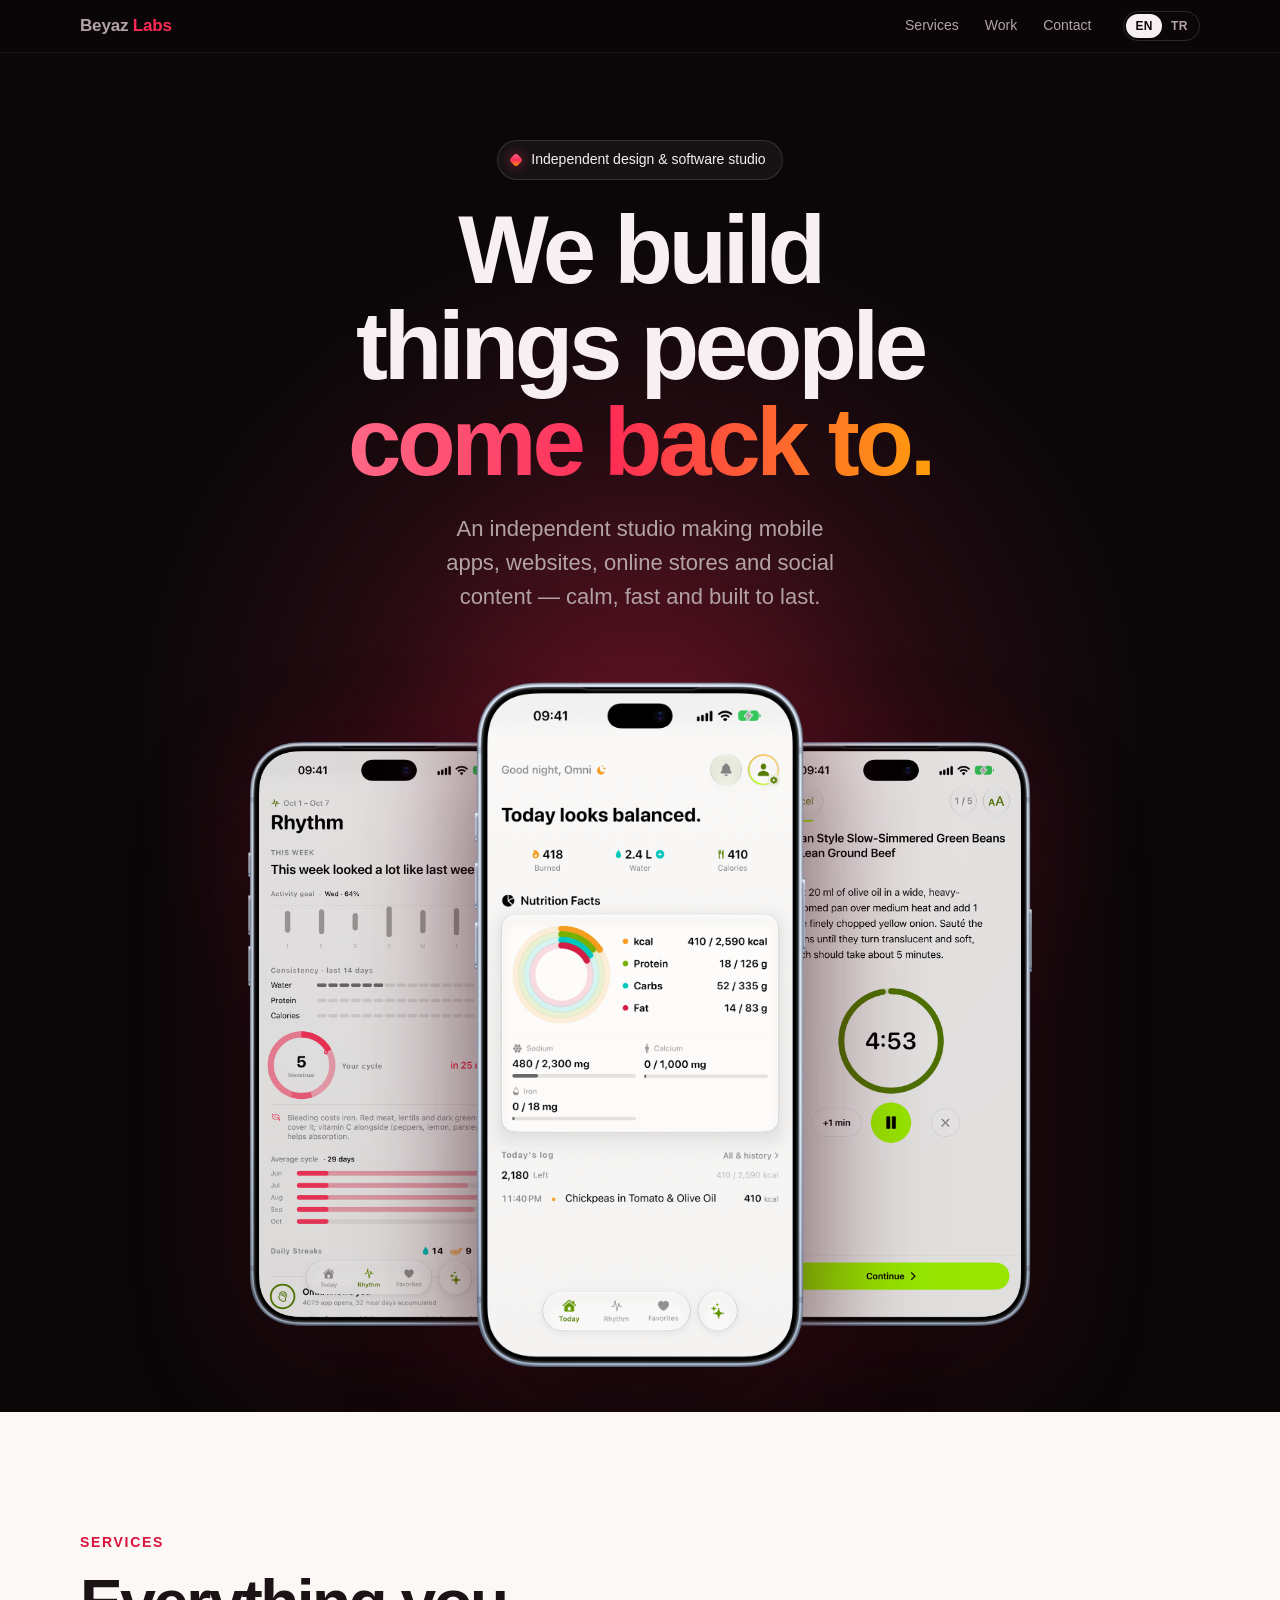
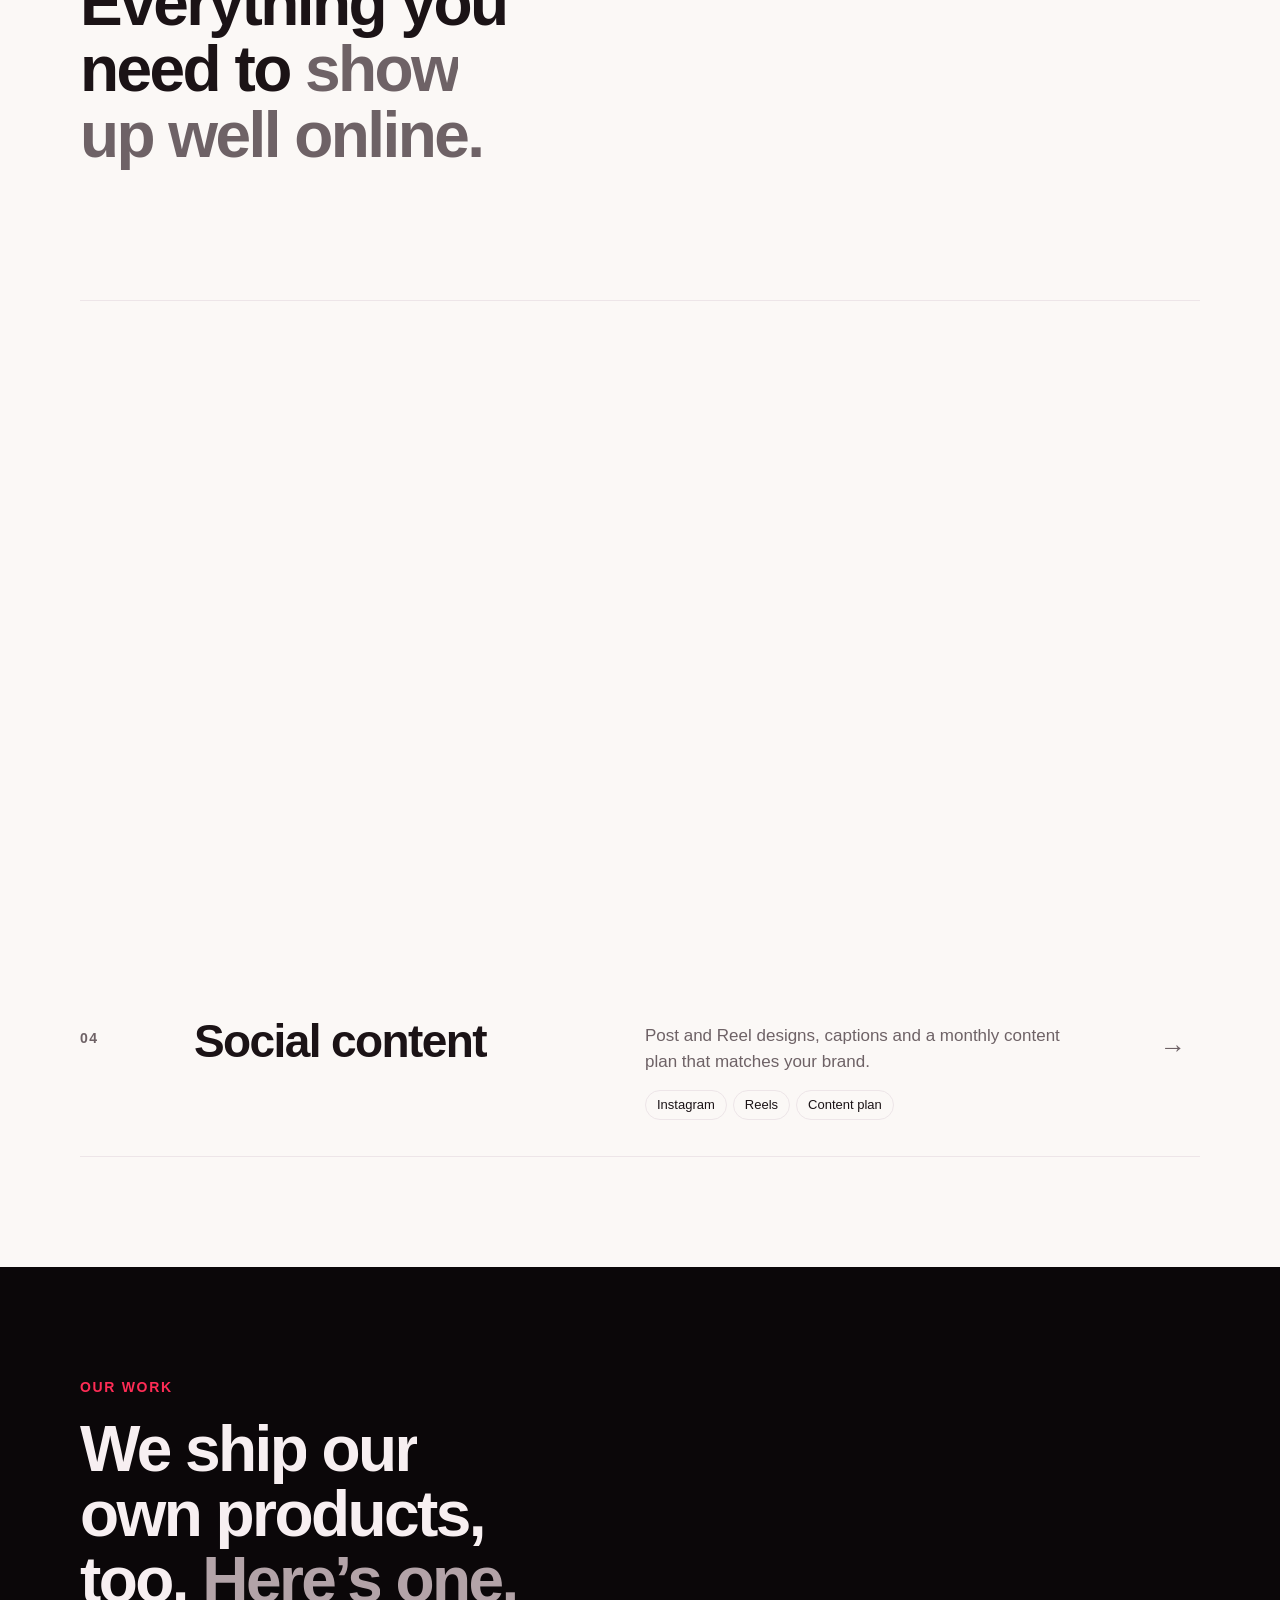
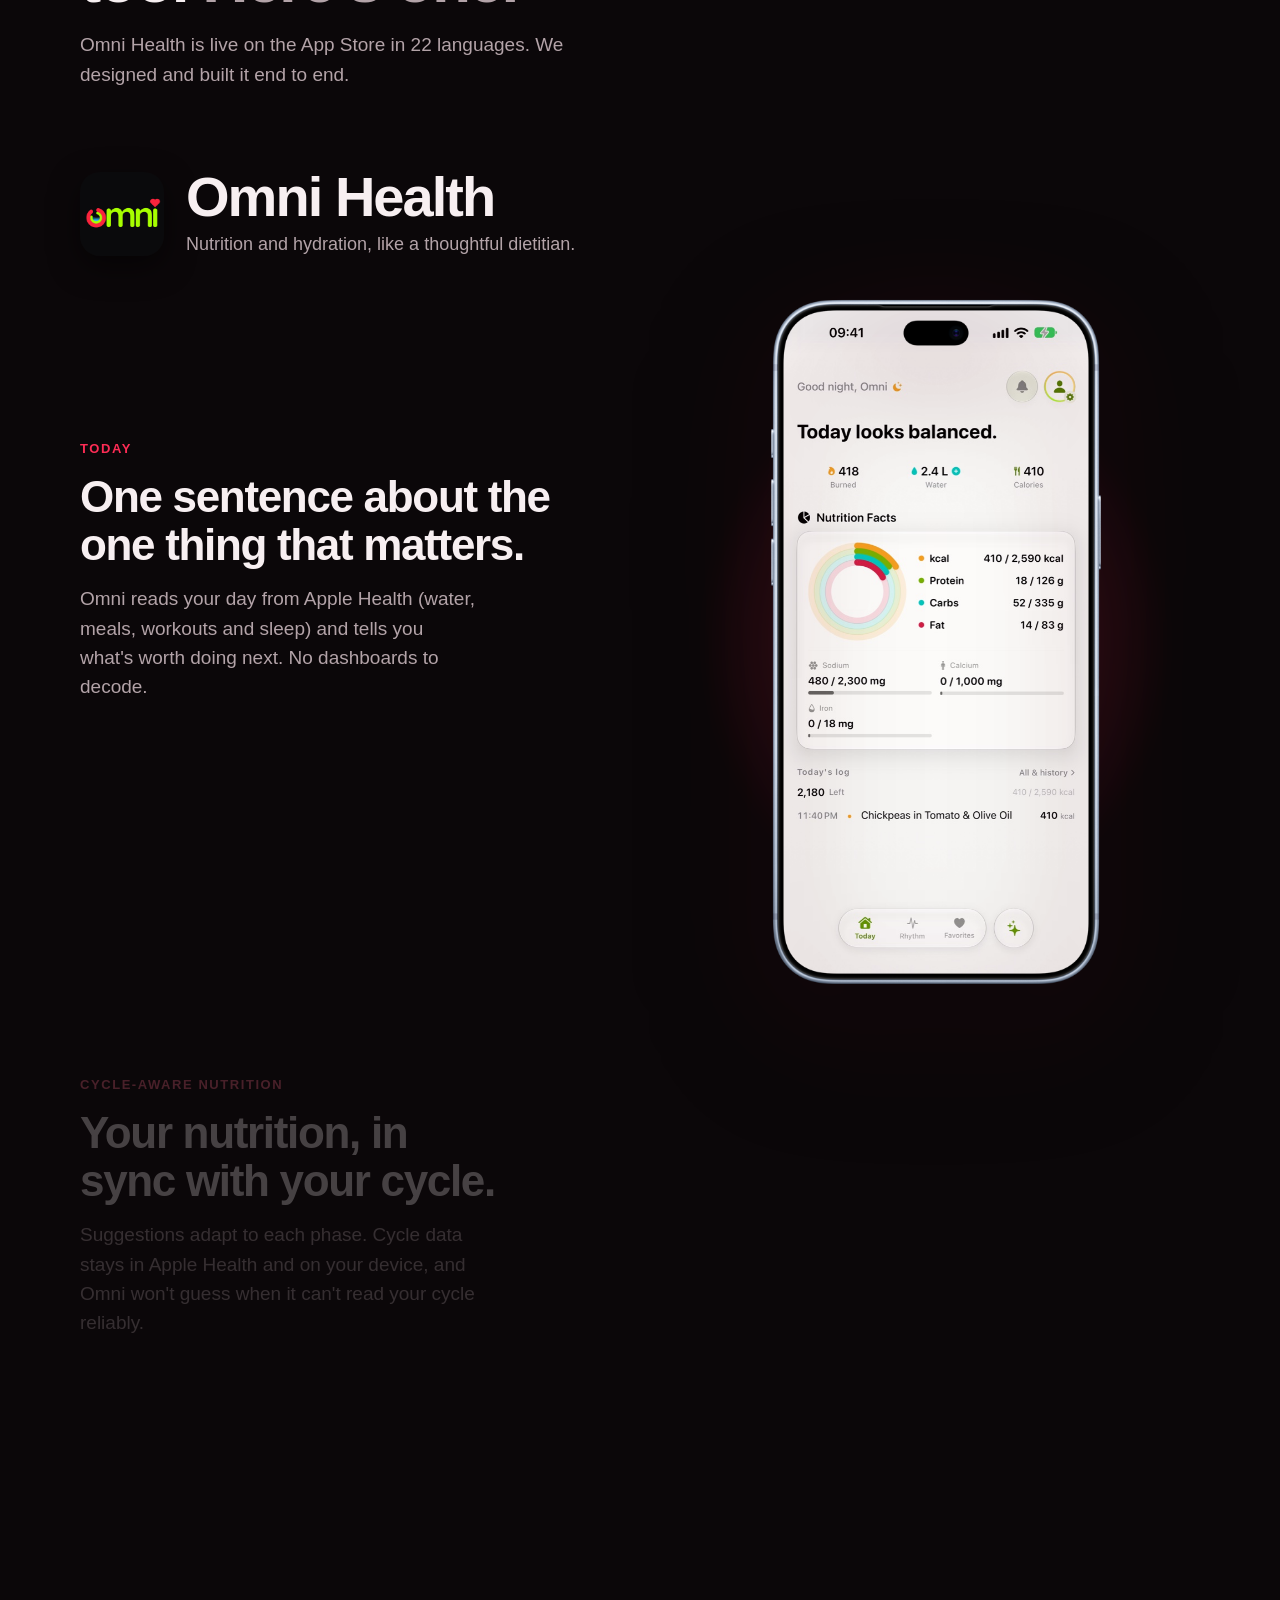
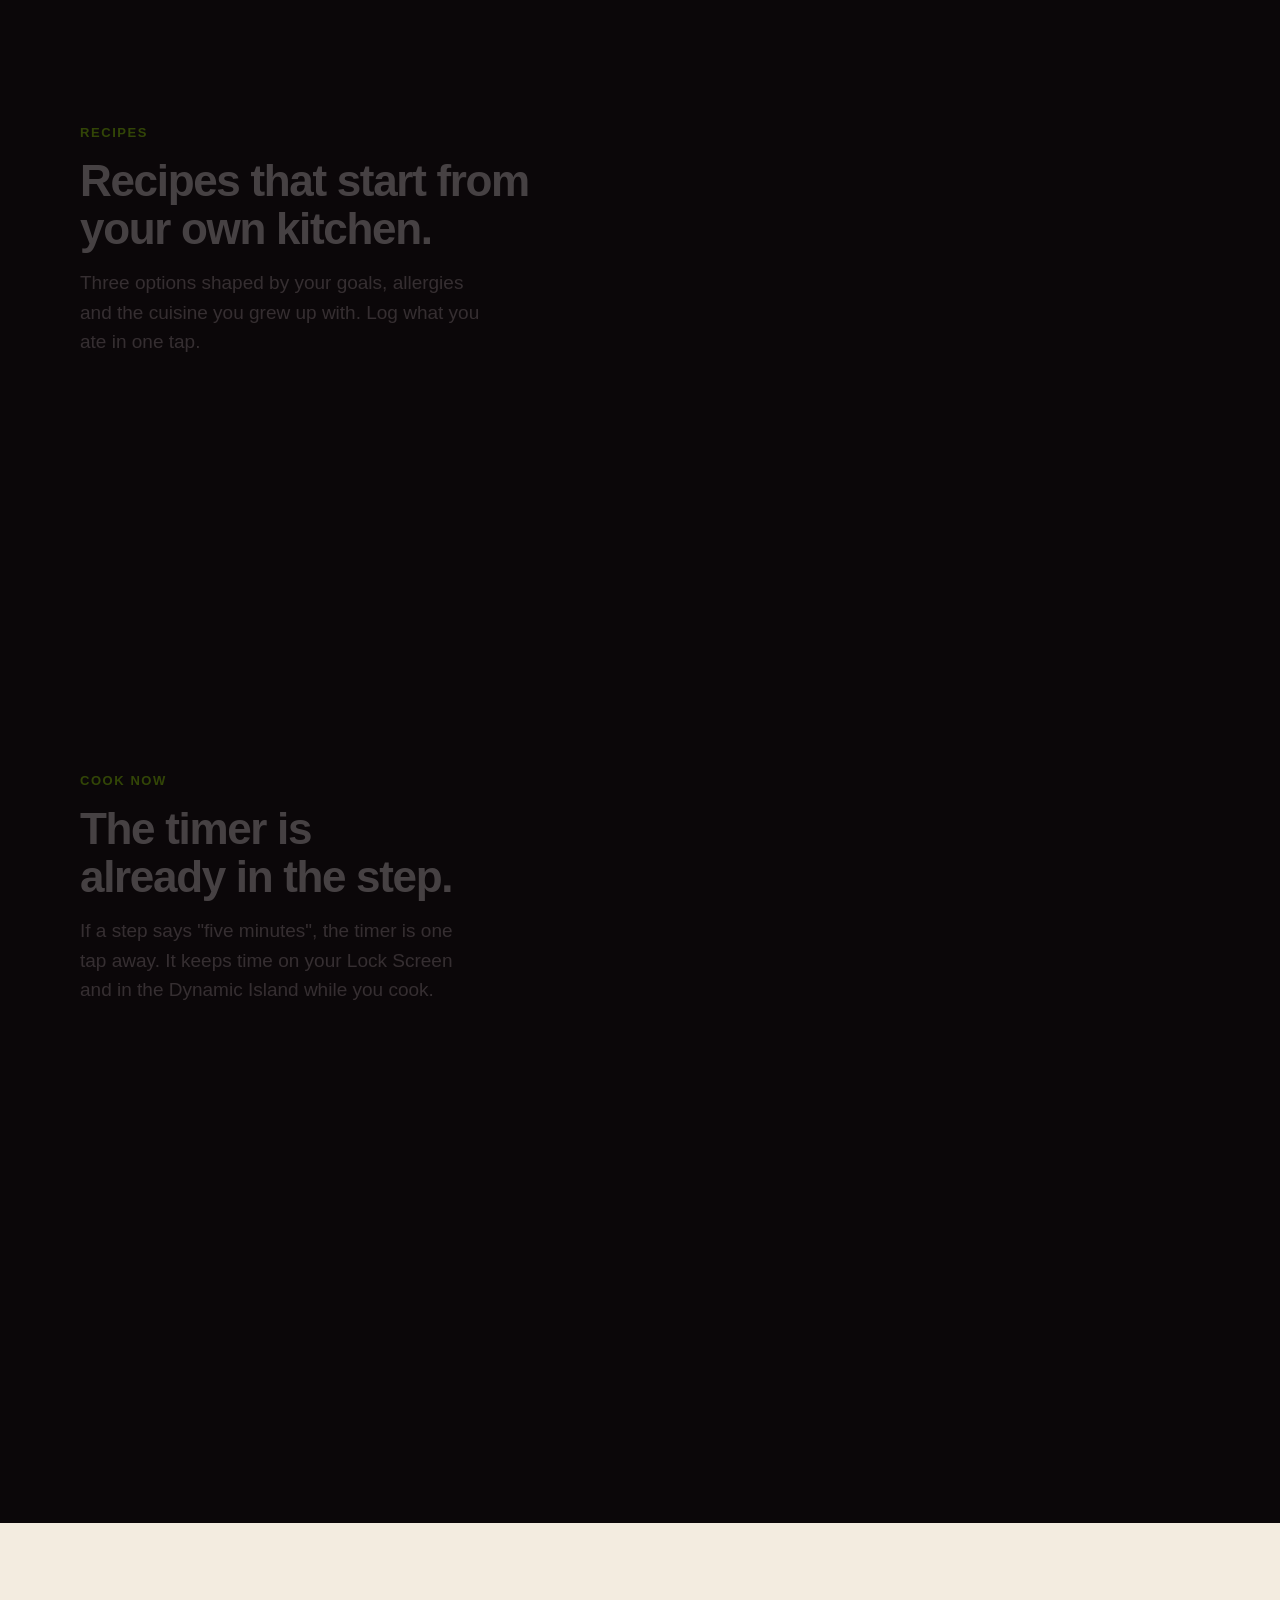
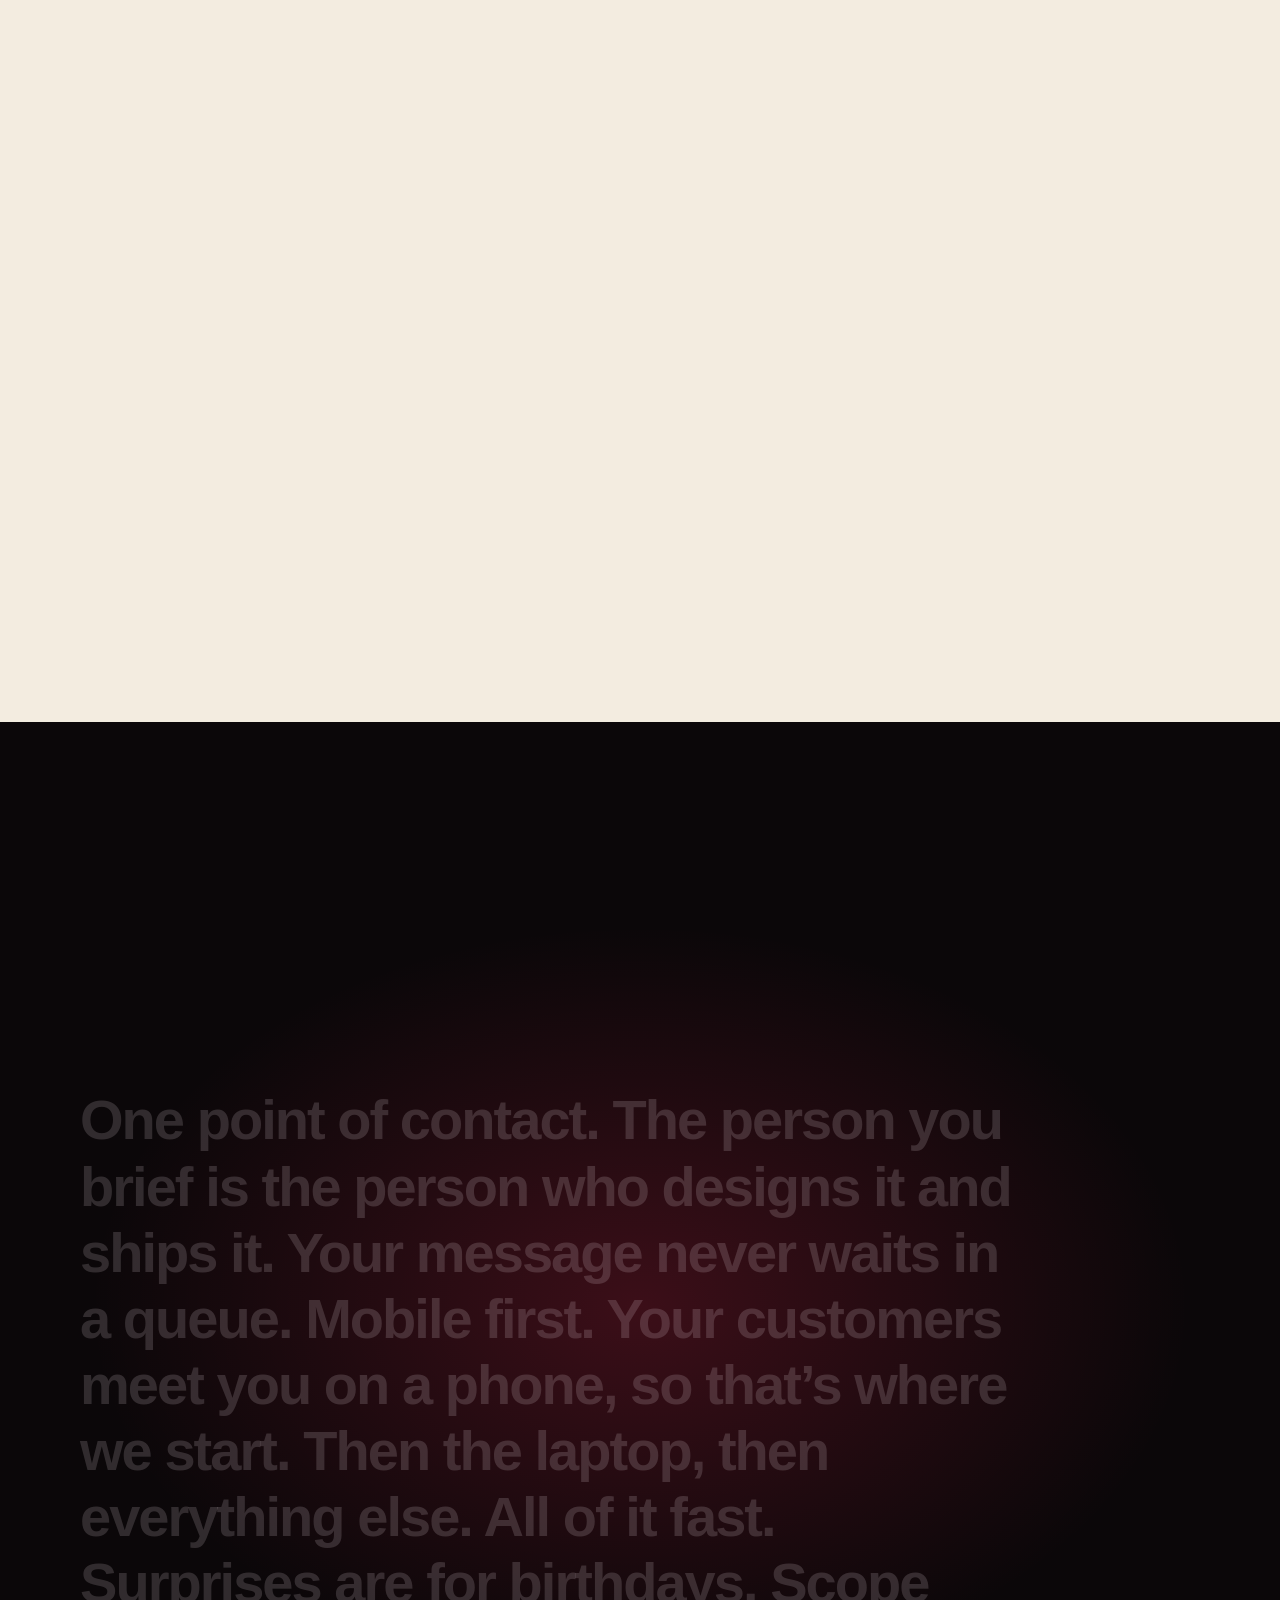
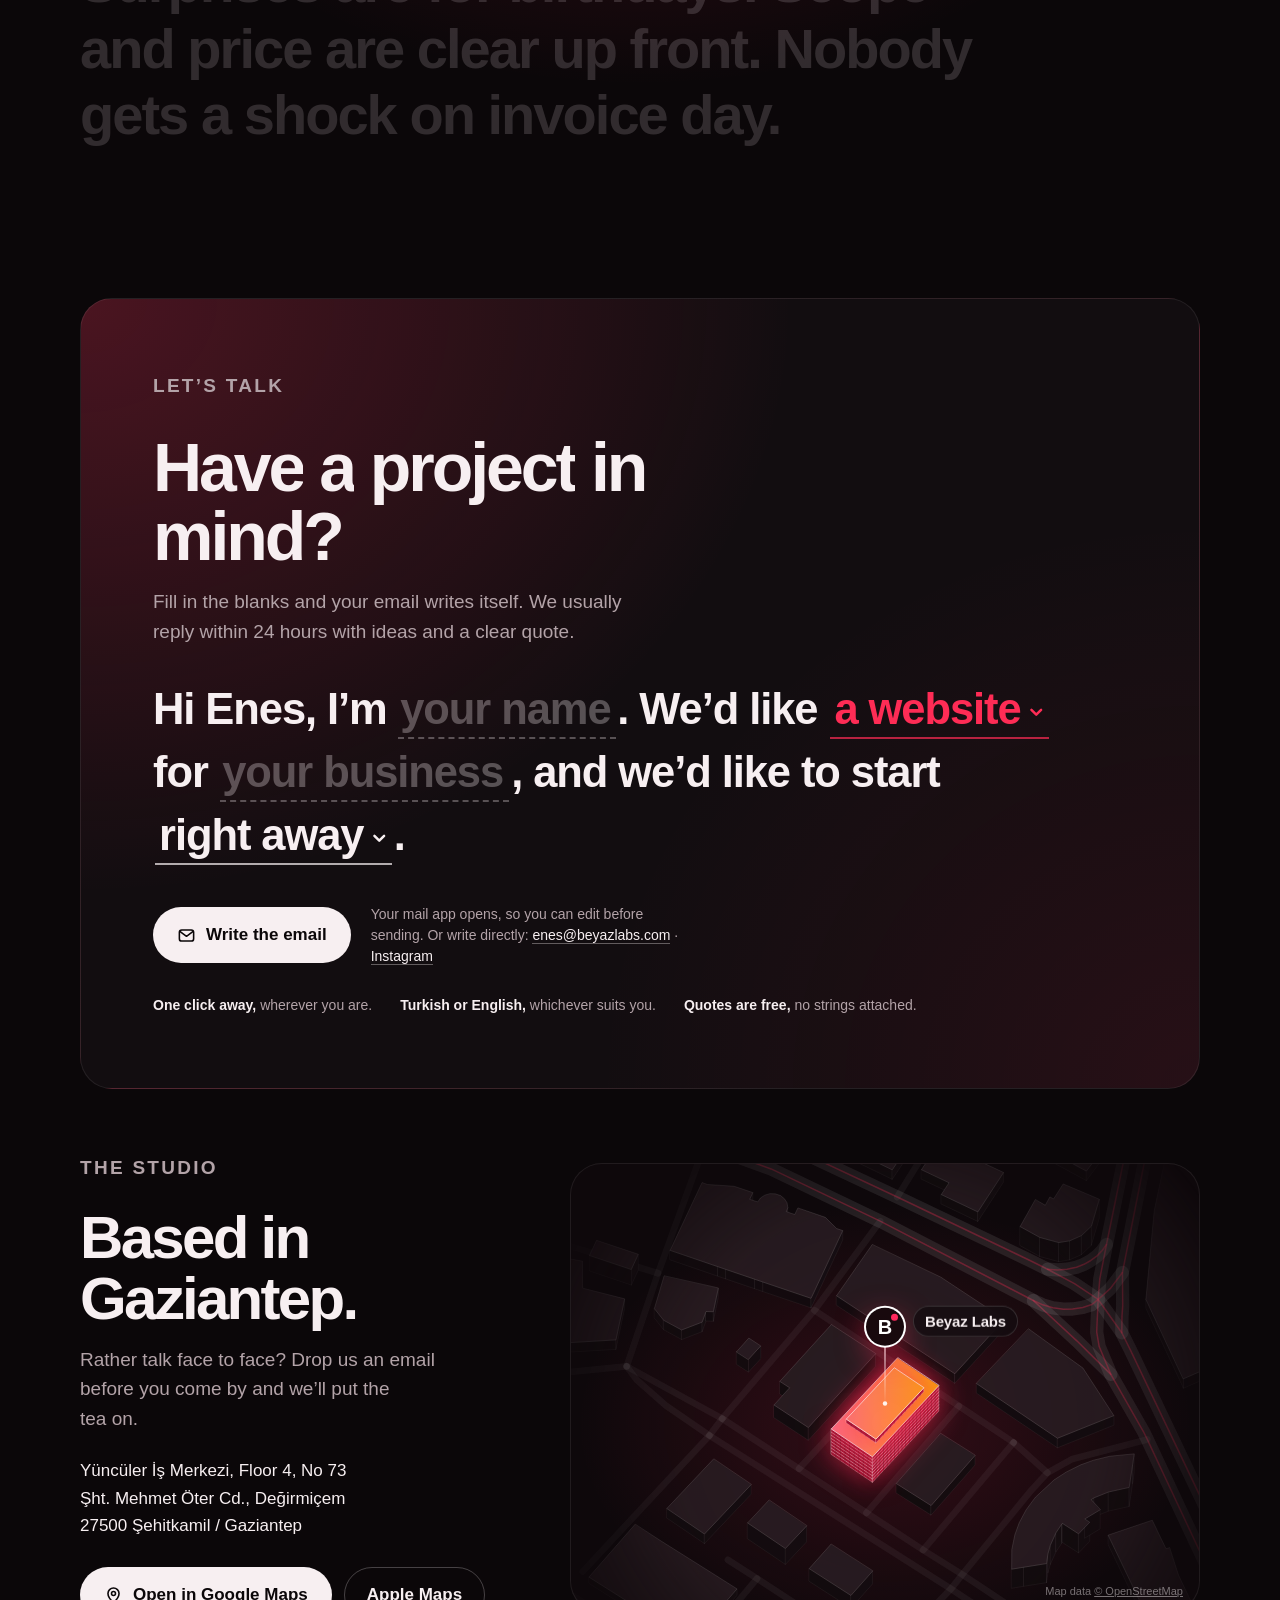
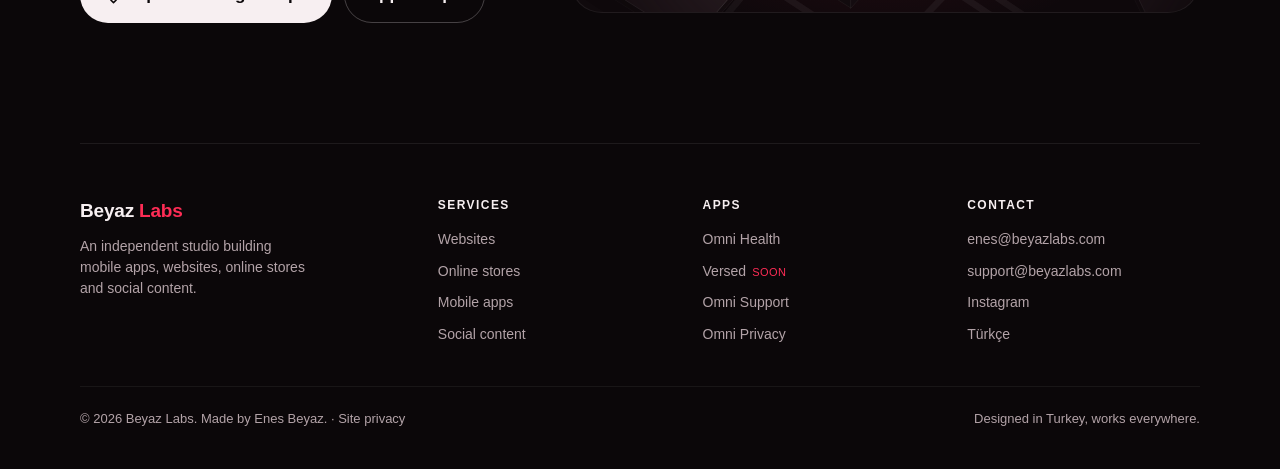
<file: index.html>
<!doctype html>
<html lang="en">
<head>
<meta charset="utf-8">
<meta name="viewport" content="width=device-width, initial-scale=1">
<title>Beyaz Labs</title>
<meta name="description" content="Beyaz Labs — iPhone apps, websites, online stores and social content. / iPhone uygulamaları, web siteleri, e-ticaret ve sosyal medya içerikleri.">
<link rel="alternate" hreflang="en" href="https://beyazlabs.com/en/">
<link rel="alternate" hreflang="tr" href="https://beyazlabs.com/tr/">
<link rel="alternate" hreflang="x-default" href="https://beyazlabs.com/">
<link rel="icon" href="favicon.svg" type="image/svg+xml">
<link rel="icon" href="img/favicon-32.png" sizes="32x32">
<link rel="apple-touch-icon" href="img/apple-touch-icon.png">
<meta name="theme-color" content="#0B0709">
<script>
  // Önce kullanıcının seçtiği dil, yoksa tarayıcı dili: Türkçe → /tr/, diğerleri → /en/
  (function () {
    var l = null;
    try { l = localStorage.getItem('lang'); } catch (e) {}
    if (l !== 'tr' && l !== 'en') {
      var ls = navigator.languages || [navigator.language || 'en'];
      l = ls.some(function (x) { return /^tr\b/i.test(x); }) ? 'tr' : 'en';
    }
    location.replace('/' + l + '/' + location.hash);
  })();
</script>
<style>body{margin:0;background:#0B0709;color:#F7EFF1;font:17px/1.5 -apple-system,BlinkMacSystemFont,"Segoe UI",sans-serif;display:grid;place-items:center;min-height:100vh}a{color:#FE2C55;margin:0 10px}</style>
</head>
<body>
  <p>Beyaz Labs — <a href="/en/" hreflang="en">English</a> · <a href="/tr/" hreflang="tr">Türkçe</a></p>
</body>
</html>
</file>
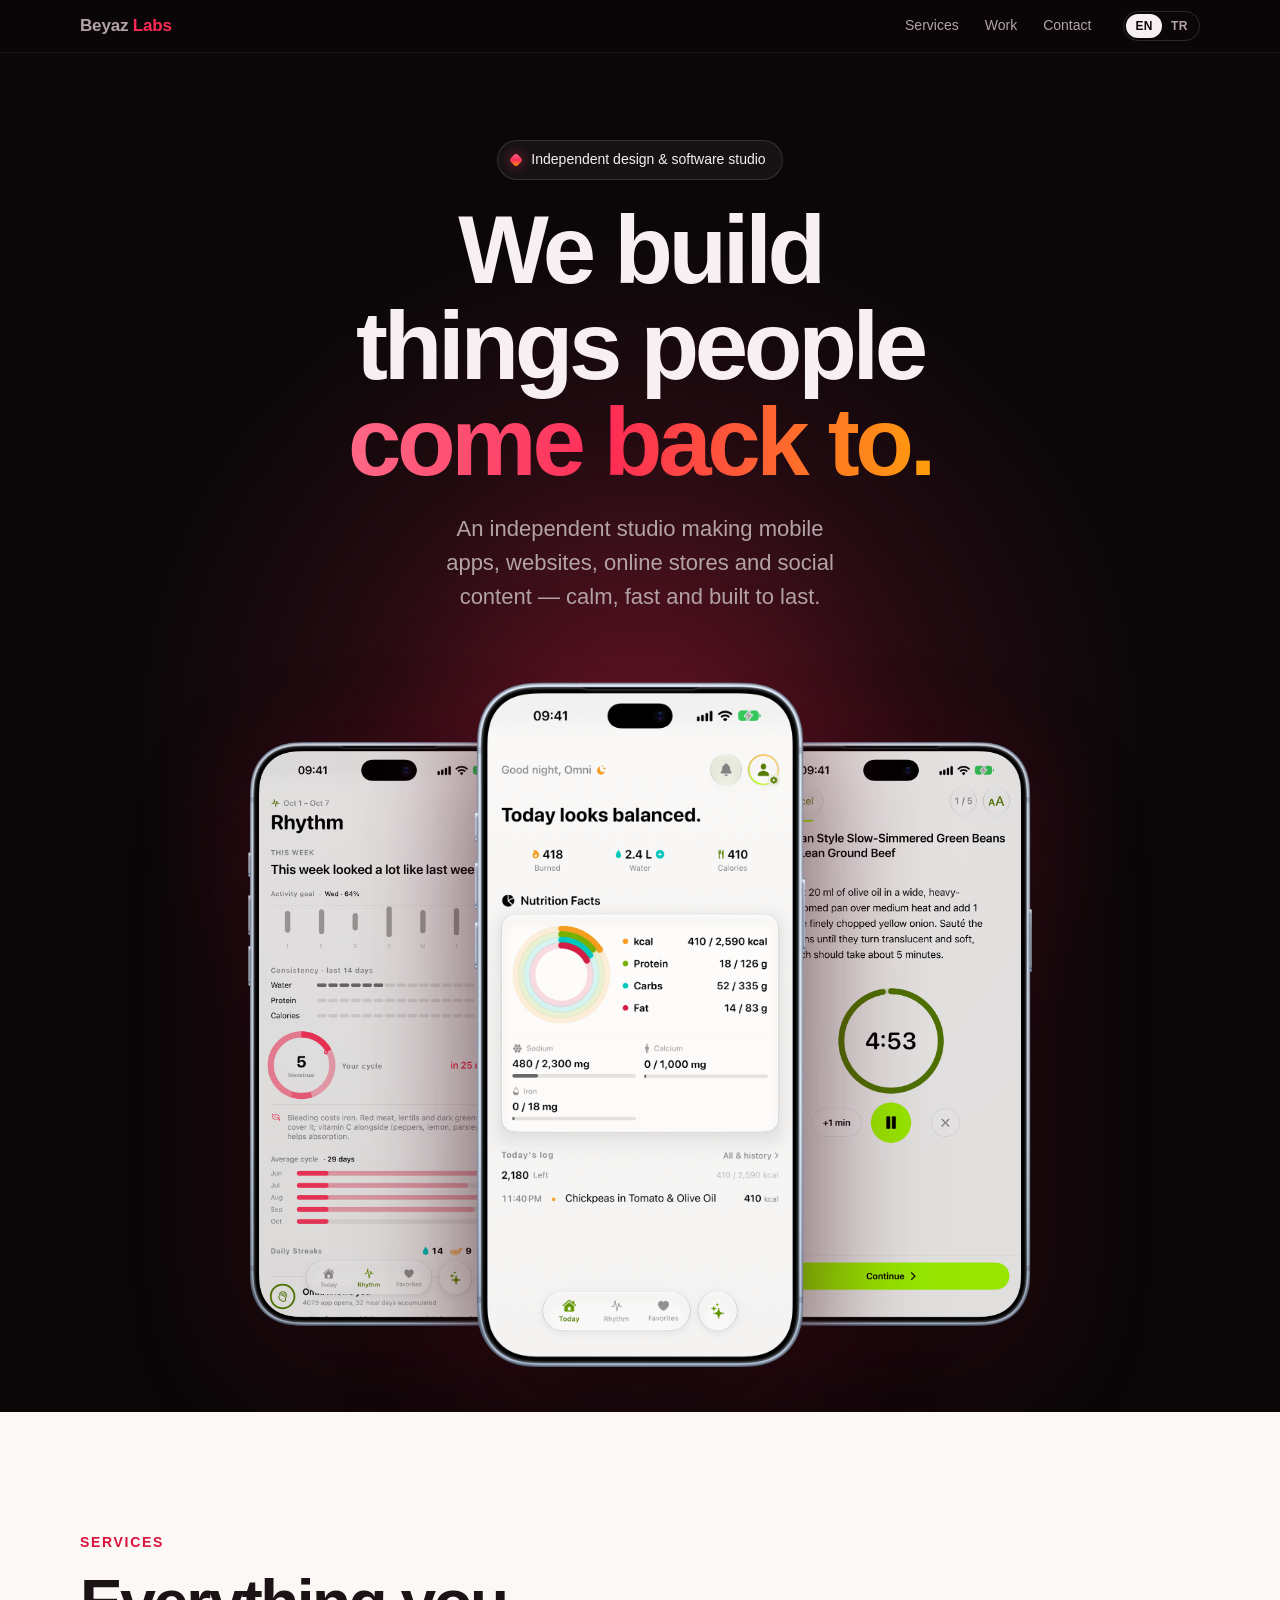
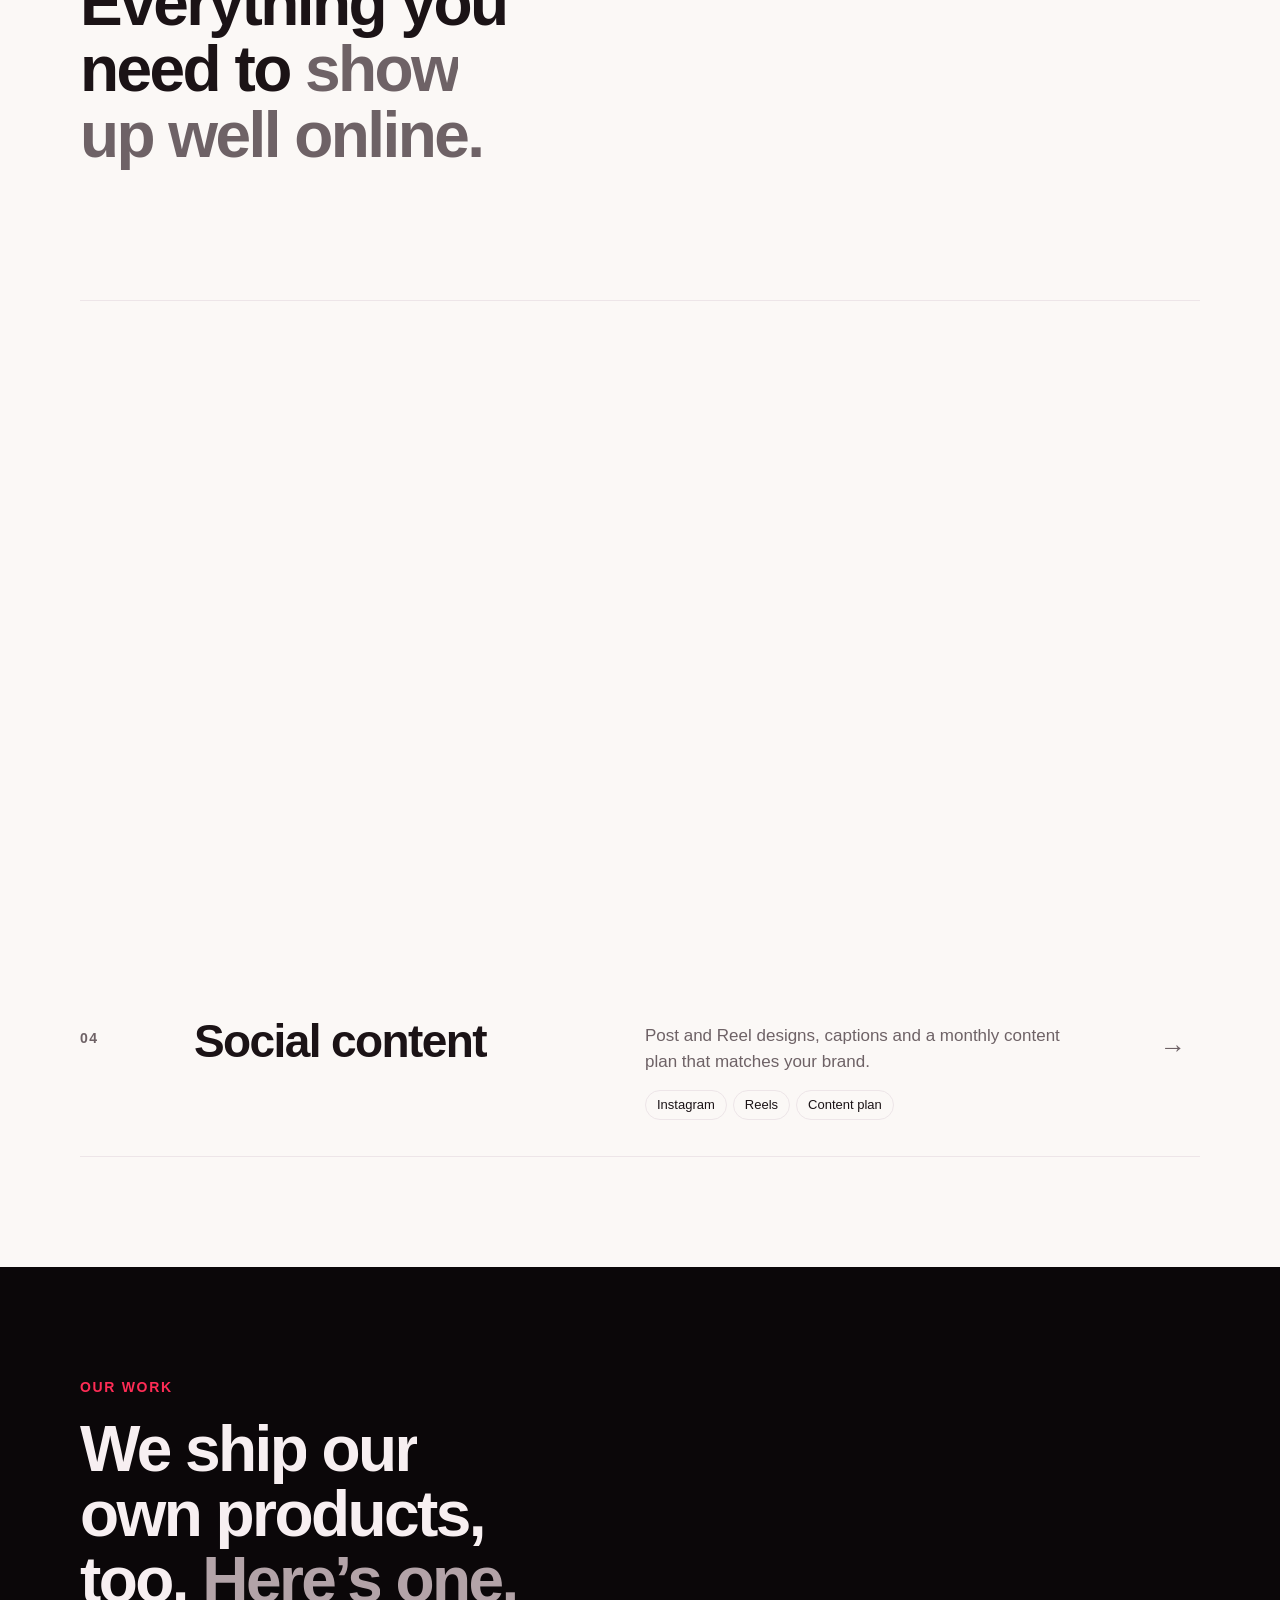
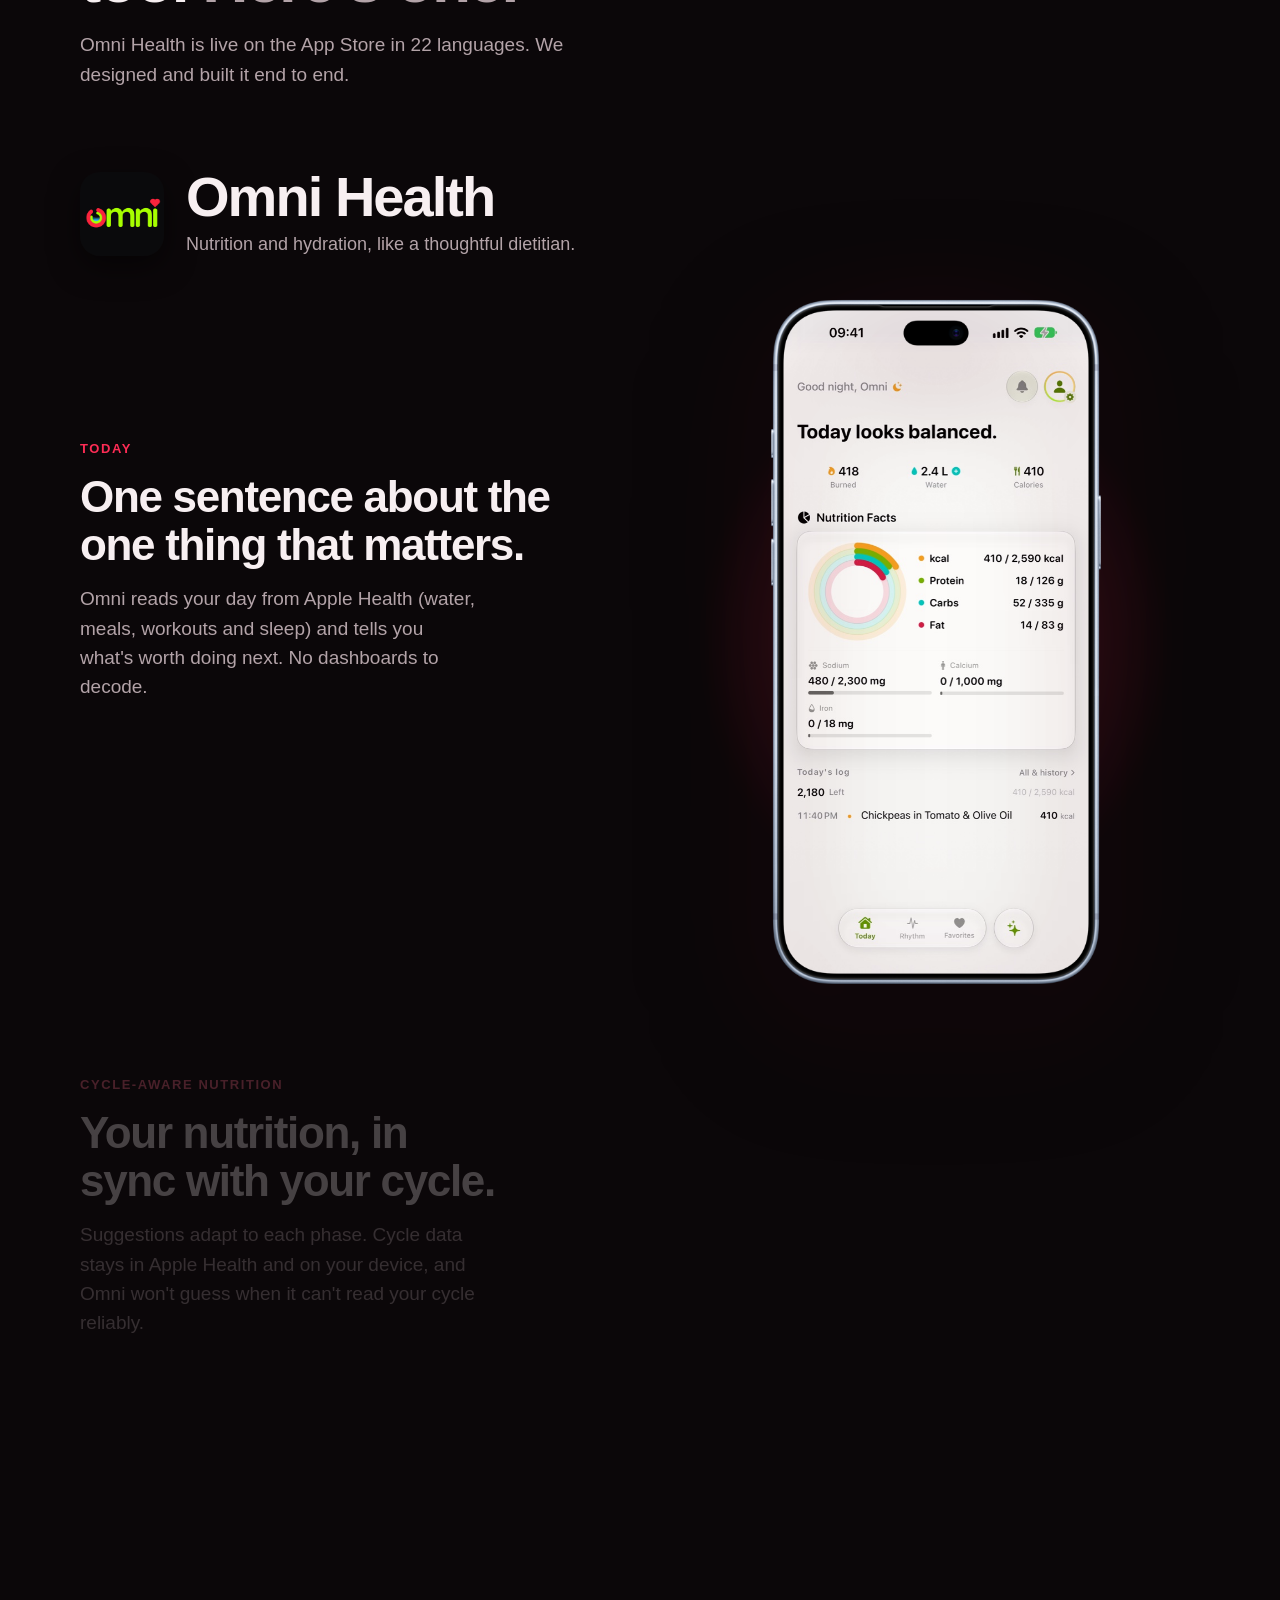
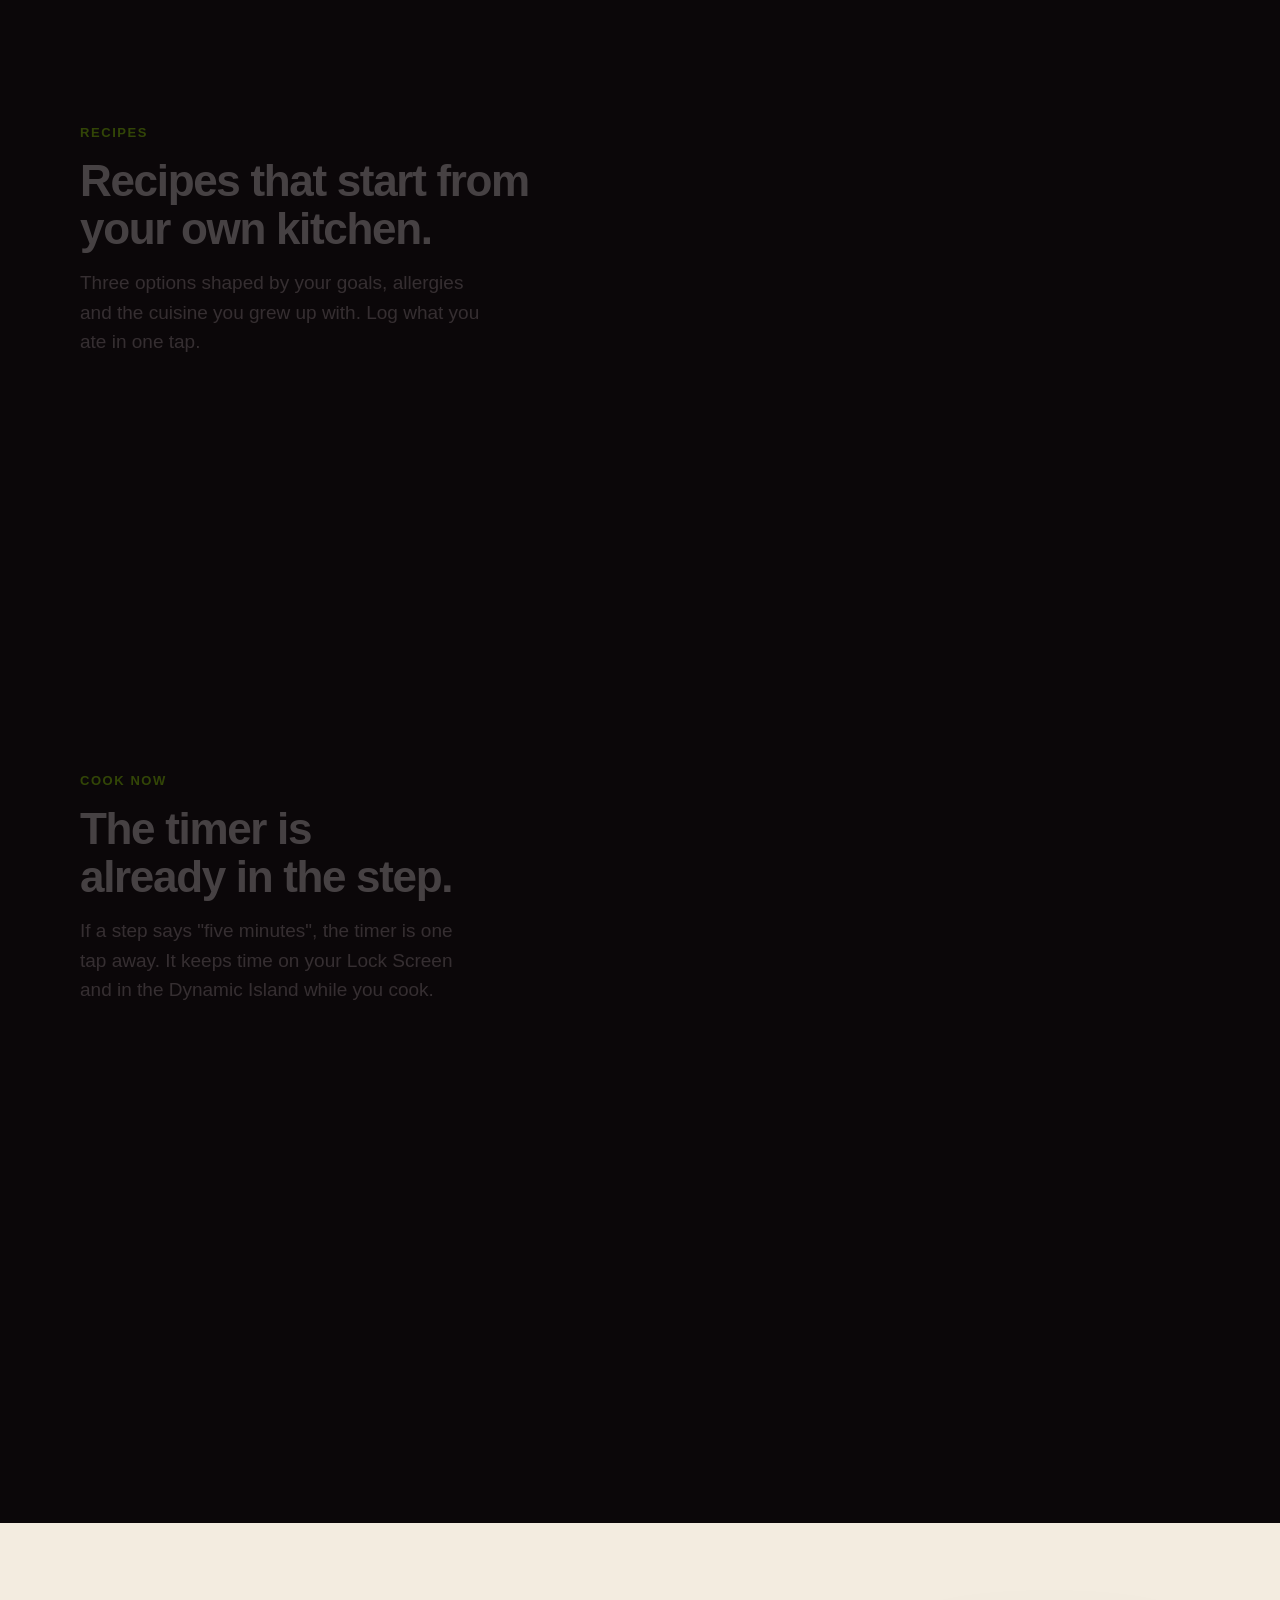
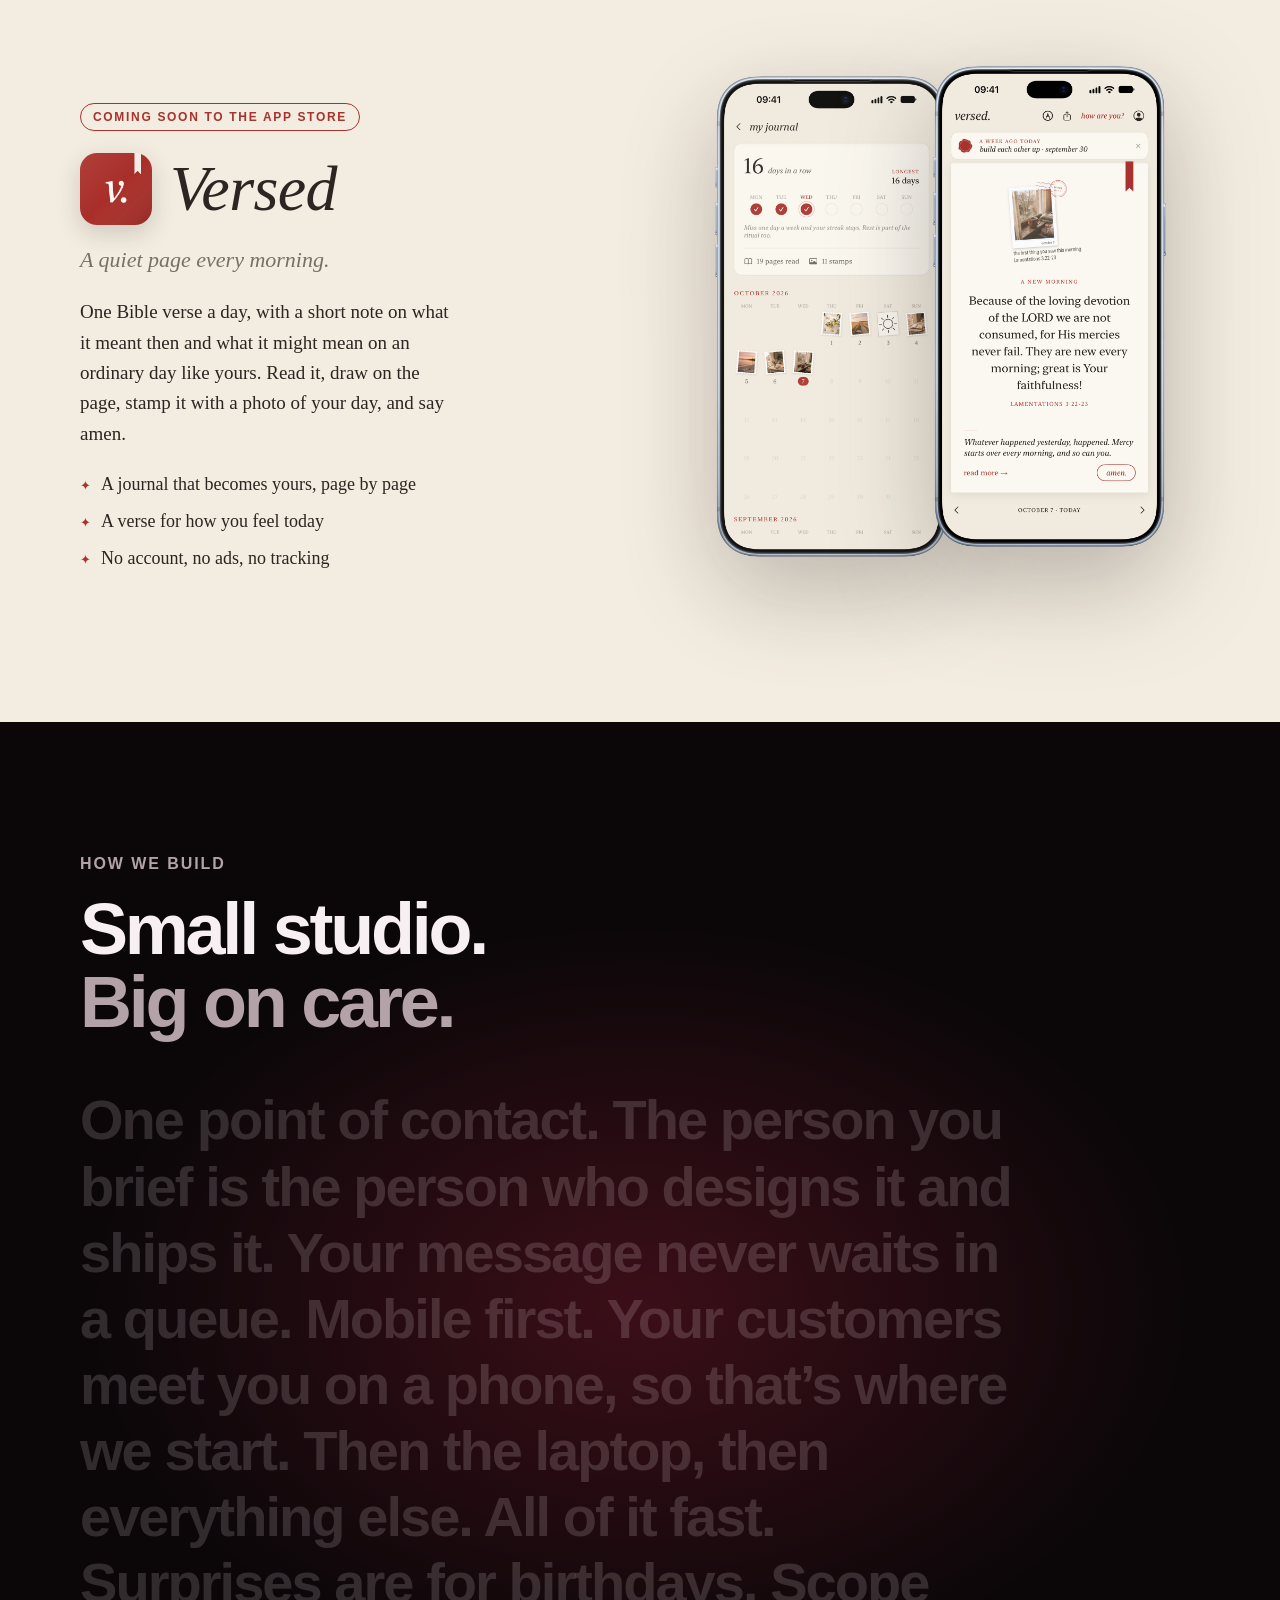
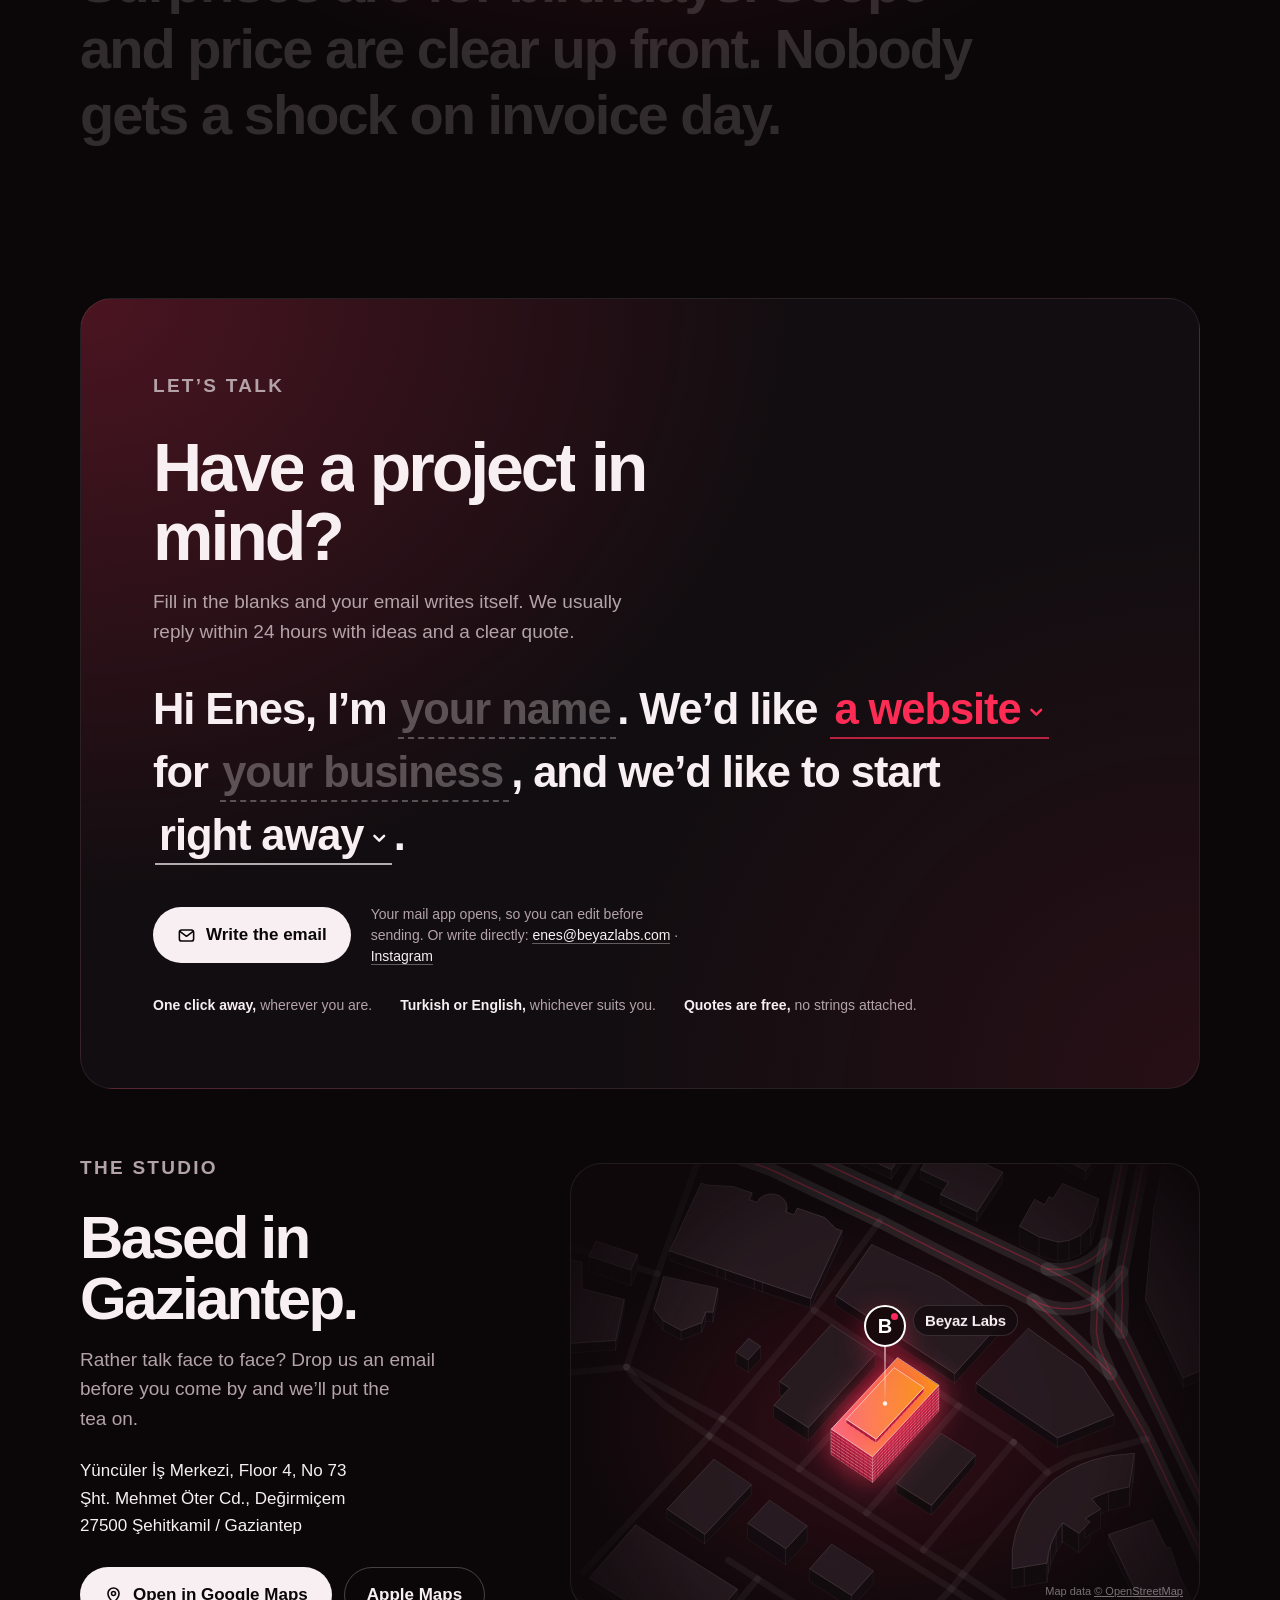
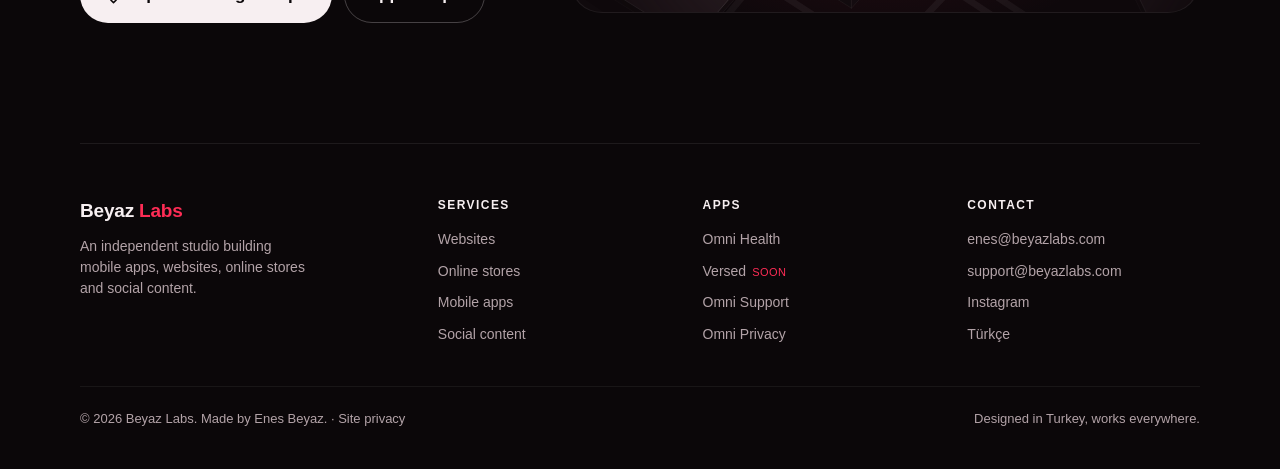
<file: en/index.html>
<!doctype html>
<html lang="en">
<head>
<meta charset="utf-8">
<meta name="viewport" content="width=device-width, initial-scale=1, viewport-fit=cover">
<title>Beyaz Labs — Apps & Web Studio</title>
<meta name="description" content="Beyaz Labs is an independent studio building mobile apps, websites, online stores and social content — in Turkey and worldwide. Makers of Omni Health.">
<meta name="theme-color" content="#0B0709">
<link rel="canonical" href="https://beyazlabs.com/en/">
<link rel="alternate" hreflang="en" href="https://beyazlabs.com/en/">
<link rel="alternate" hreflang="tr" href="https://beyazlabs.com/tr/">
<link rel="alternate" hreflang="x-default" href="https://beyazlabs.com/">
<link rel="icon" href="../favicon.svg" type="image/svg+xml">
<link rel="icon" href="../img/favicon-32.png" sizes="32x32">
<link rel="apple-touch-icon" href="../img/apple-touch-icon.png">
<meta property="og:title" content="Beyaz Labs — Apps & Web Studio">
<meta property="og:description" content="Beyaz Labs is an independent studio building mobile apps, websites, online stores and social content — in Turkey and worldwide. Makers of Omni Health.">
<meta property="og:image" content="https://beyazlabs.com/img/omni-today.png">
<meta property="og:locale" content="en_US">
<link rel="stylesheet" href="../site.css?v=202610101750">
<script type="application/ld+json">{"@context":"https://schema.org","@type":"ProfessionalService","name":"Beyaz Labs","url":"https://beyazlabs.com/","logo":"https://beyazlabs.com/img/apple-touch-icon.png","image":"https://beyazlabs.com/img/apple-touch-icon.png","email":"enes@beyazlabs.com","address":{"@type":"PostalAddress","streetAddress":"Şht. Mehmet Öter Cd., Yüncüler İş Merkezi Kat 4 No 73, Değirmiçem","addressLocality":"Şehitkamil","addressRegion":"Gaziantep","postalCode":"27500","addressCountry":"TR"},"geo":{"@type":"GeoCoordinates","latitude":37.06791,"longitude":37.37205},"sameAs":["https://www.instagram.com/beyazlabs/"]}</script>
</head>
<body>
  <nav class="top" aria-label="Main">
    <div class="wrap">
      <a class="brand" href="./">Beyaz <span>Labs</span></a>
      <ul>
        <li class="hide-m"><a href="#services">Services</a></li>
        <li><a href="#work">Work</a></li>
        <li class="hide-m"><a href="#contact">Contact</a></li>
        <li><span class="lang" aria-label="Language">
          <a href="../en/" data-l="en" hreflang="en" lang="en" aria-current="true">EN</a>
          <a href="../tr/" data-l="tr" hreflang="tr" lang="tr" >TR</a>
        </span></li>
      </ul>
    </div>
  </nav>

  <header class="hero">
    <div class="wrap copy" id="heroCopy">
      <p class="avail"><span class="mark" aria-hidden="true"></span>Independent design &amp; software studio</p>
      <h1>We build things people <em class="rot" data-words="love to use.|come back to.|trust.">love to use.</em></h1>
      <p class="lead">An independent studio making mobile apps, websites, online stores and social content — calm, fast and built to last.</p>
    </div>
    <div class="stage" id="stage" aria-hidden="true">
      <img class="device d1" src="../img/omni-rhythm.png" alt="">
      <img class="device d2" src="../img/omni-today.png" alt="">
      <img class="device d3" src="../img/omni-cook.png" alt="">
    </div>
  </header>

  <section class="services" id="services" aria-labelledby="svc-title">
    <div class="wrap">
      <p class="eyebrow reveal">Services</p>
      <h2 class="sec-h reveal split" id="svc-title">Everything you need to <em>show up well online.</em></h2>
      <p class="sec-lead reveal">From a first website to a full mobile app. One studio, one point of contact, in Turkish or English.</p>
      <ol class="svc-list" id="svcList">
        <li class="row reveal" style="--c:#FE2C55" data-ic="web"><a class="go" href="#contact" data-pick="web" aria-label="Websites · ask for a quote"></a><span class="n">01</span><h3>Websites</h3><div class="d"><p>Company and showcase sites that load fast, look great on phones and are easy to keep up to date. We stay on after launch for care and updates.</p><ul class="t"><li>Corporate</li><li>Landing pages</li><li>Bilingual</li><li>SEO basics</li><li>Care &amp; updates</li></ul></div><span class="arr" aria-hidden="true">→</span></li>
        <li class="row reveal" style="--c:#FF9F0A" data-ic="cart"><a class="go" href="#contact" data-pick="cart" aria-label="Online stores · ask for a quote"></a><span class="n">02</span><h3>Online stores</h3><div class="d"><p>Your own store on İkas or Shopify, independent of marketplaces. Payments, shipping, legal pages and training included.</p><ul class="t"><li>Setup &amp; design</li><li>Payments</li><li>Shipping</li><li>Product upload</li><li>Ongoing care</li></ul></div><span class="arr" aria-hidden="true">→</span></li>
        <li class="row reveal" style="--c:#7ACB00" data-ic="phone"><a class="go" href="#contact" data-pick="phone" aria-label="Mobile apps · ask for a quote"></a><span class="n">03</span><h3>Mobile apps</h3><div class="d"><p>Apps for iPhone, iPad and Android, from first idea to the App Store and Google Play.</p><ul class="t"><li>iPhone &amp; iPad</li><li>Android</li><li>Apple Watch</li><li>Widgets</li></ul><p class="proof">Case study: <a href="omni/">Omni Health</a></p></div><span class="arr" aria-hidden="true">→</span></li>
        <li class="row reveal" style="--c:#AF52DE" data-ic="social"><a class="go" href="#contact" data-pick="social" aria-label="Social content · ask for a quote"></a><span class="n">04</span><h3>Social content</h3><div class="d"><p>Post and Reel designs, captions and a monthly content plan that matches your brand.</p><ul class="t"><li>Instagram</li><li>Reels</li><li>Content plan</li></ul></div><span class="arr" aria-hidden="true">→</span></li>
      </ol>
    </div>
    <div class="svc-cursor" id="svcCursor" aria-hidden="true"></div>
  </section>

  <section class="work-intro" id="work" aria-labelledby="work-title">
    <div class="wrap">
      <p class="eyebrow reveal">Our work</p>
      <h2 class="sec-h reveal split" id="work-title">We ship our own products, too. <em>Here’s one.</em></h2>
      <p class="sec-lead reveal">Omni Health is live on the App Store in 22 languages. We designed and built it end to end.</p>
    </div>
  </section>

  <section class="omni" id="omni" aria-labelledby="omni-title">
    <div class="wrap">
      <div class="omni-head reveal">
        <img src="../img/omni-icon.png" alt="Omni Health app icon">
        <div>
          <h2 id="omni-title">Omni Health</h2>
          <p>Nutrition and hydration, like a thoughtful dietitian.</p>
        </div>
      </div>

      <div class="story">
        <div class="steps">
          <div class="step on" data-shot="0" data-halo="rgba(254,44,85,.30)">
            <div class="k">Today</div>
            <h3>One sentence about the one thing that matters.</h3>
            <p>Omni reads your day from Apple Health (water, meals, workouts and sleep) and tells you what's worth doing next. No dashboards to decode.</p>
          </div>
          <div class="step" data-shot="1" data-halo="rgba(254,44,85,.38)" style="--k:#FF6A88">
            <div class="k">Cycle-aware nutrition</div>
            <h3>Your nutrition, in sync with your cycle.</h3>
            <p>Suggestions adapt to each phase. Cycle data stays in Apple Health and on your device, and Omni won't guess when it can't read your cycle reliably.</p>
          </div>
          <div class="step" data-shot="2" data-halo="rgba(167,255,0,.24)" style="--k:var(--lime)">
            <div class="k">Recipes</div>
            <h3>Recipes that start from your own kitchen.</h3>
            <p>Three options shaped by your goals, allergies and the cuisine you grew up with. Log what you ate in one tap.</p>
          </div>
          <div class="step" data-shot="3" data-halo="rgba(167,255,0,.28)" style="--k:var(--lime)">
            <div class="k">Cook Now</div>
            <h3>The timer is already in the step.</h3>
            <p>If a step says "five minutes", the timer is one tap away. It keeps time on your Lock Screen and in the Dynamic Island while you cook.</p>
          </div>
        </div>
        <div class="pin" aria-hidden="true">
          <div class="stack" id="pinScreen">
            <div class="halo" id="halo"></div>
            <div class="scr">
              <img class="on" src="../img/scr-today.jpg" alt="">
              <img src="../img/scr-rhythm.jpg" alt="" loading="lazy">
              <img src="../img/scr-recipe.jpg" alt="" loading="lazy">
              <img src="../img/scr-cook.jpg" alt="" loading="lazy">
            </div>
            <img class="bz" src="../img/bezel.png" alt="">
          </div>
        </div>
      </div>

      <div class="omni-cta reveal">
        <a class="badge-link" href="https://apps.apple.com/app/id6775592612" aria-label="Download Omni Health on the App Store">
          <img src="../img/app-store-badge.svg" alt="Download on the App Store" width="180" height="60">
        </a>
        <a class="case-link" href="omni/">Read the case study <span aria-hidden="true">→</span></a>
        <nav class="links" aria-label="Omni Health">
          <a href="../privacypolicy.html">Privacy Policy</a>
          <a href="../termsofuse.html">Terms of Use</a>
          <a href="../support.html">Support</a>
        </nav>
      </div>
    </div>
  </section>

  <section class="versed" id="versed" aria-labelledby="versed-title">
    <div class="wrap grid">
      <div class="reveal">
        <span class="badge">Coming soon to the App Store</span>
        <div class="versed-head">
          <img src="../img/versed-icon.png" alt="Versed app icon">
          <h2 id="versed-title">Versed</h2>
        </div>
        <p class="tag">A quiet page every morning.</p>
        <p class="body">One Bible verse a day, with a short note on what it meant then and what it might mean on an ordinary day like yours. Read it, draw on the page, stamp it with a photo of your day, and say amen.</p>
        <ul>
          <li>A journal that becomes yours, page by page</li>
          <li>A verse for how you feel today</li>
          <li>No account, no ads, no tracking</li>
        </ul>
      </div>
      <div class="shots reveal" id="versedShots" aria-hidden="true">
        <img class="device shot a" src="../img/versed-notebook.png" alt="" loading="lazy">
        <img class="device shot b" src="../img/versed-page.png" alt="" loading="lazy">
      </div>
    </div>
  </section>

  <section class="principles" aria-labelledby="how">
    <div class="wrap">
      <p class="eyebrow reveal">How we build</p>
      <h2 id="how" class="reveal split">Small studio. <em>Big on care.</em></h2>
      <p class="lit" id="lit"><b style="--c:var(--pink)">One point of contact.</b> The person you brief is the person who designs it and ships it. Your message never waits in a queue. <b style="--c:var(--lime)">Mobile first.</b> Your customers meet you on a phone, so that’s where we start. Then the laptop, then everything else. All of it fast. <b style="--c:var(--teal)">Surprises are for birthdays.</b> Scope and price are clear up front. Nobody gets a shock on invoice day.</p>
    </div>
  </section>

  <section class="contact" id="contact" aria-labelledby="ct-title">
    <div class="wrap">
      <div class="box reveal">
        <p class="eyebrow">Let’s talk</p>
        <h2 id="ct-title" class="split">Have a project in mind?</h2>
        <p>Fill in the blanks and your email writes itself. We usually reply within 24 hours with ideas and a clear quote.</p>
        <form class="compose" id="compose" action="mailto:enes@beyazlabs.com" onsubmit="return false" data-subj="New project" data-tail="A bit more about it:">
          <p class="letter">Hi Enes, I’m <span class="blank"><input id="fA" data-1p-ignore data-lpignore="true" type="text" autocomplete="off" placeholder="your name" aria-label="your name" spellcheck="false"></span>. We’d like <span class="blank sel" style="--c:#FE2C55"><button type="button" class="pk" id="fSvc" data-value="web" aria-haspopup="listbox" aria-expanded="false" aria-label="Service"><span class="v">a website</span><svg viewBox="0 0 12 12" width="12" height="12" aria-hidden="true"><path d="M2.5 4.5 6 8l3.5-3.5" fill="none" stroke="currentColor" stroke-width="1.8" stroke-linecap="round" stroke-linejoin="round"/></svg></button><span class="menu" role="listbox" hidden aria-label="Service"><span role="option" data-v="web" data-c="#FE2C55" aria-selected="true">a website</span><span role="option" data-v="cart" data-c="#FF9F0A" aria-selected="false">an online store</span><span role="option" data-v="phone" data-c="#7ACB00" aria-selected="false">a mobile app</span><span role="option" data-v="care" data-c="#00C7BE" aria-selected="false">care and updates</span><span role="option" data-v="social" data-c="#AF52DE" aria-selected="false">social media content</span><span role="option" data-v="more" data-c="#F7EFF1" aria-selected="false">a few things</span></span></span> for <span class="blank"><input id="fB" data-1p-ignore data-lpignore="true" type="text" autocomplete="off" placeholder="your business" aria-label="your business" spellcheck="false"></span>, and we’d like to start <span class="blank sel"><button type="button" class="pk" id="fWhen" data-value="now" aria-haspopup="listbox" aria-expanded="false" aria-label="When"><span class="v">right away</span><svg viewBox="0 0 12 12" width="12" height="12" aria-hidden="true"><path d="M2.5 4.5 6 8l3.5-3.5" fill="none" stroke="currentColor" stroke-width="1.8" stroke-linecap="round" stroke-linejoin="round"/></svg></button><span class="menu" role="listbox" hidden aria-label="When"><span role="option" data-v="now" aria-selected="true">right away</span><span role="option" data-v="month" aria-selected="false">this month</span><span role="option" data-v="months" aria-selected="false">in a few months</span><span role="option" data-v="later" aria-selected="false">whenever suits</span></span></span>.</p>
          <div class="actions">
            <a class="btn-light" id="mailBtn" href="mailto:enes@beyazlabs.com?subject=New%20project">
              <svg viewBox="0 0 24 24" fill="none" stroke="currentColor" stroke-width="2" stroke-linecap="round" stroke-linejoin="round" aria-hidden="true"><rect x="3" y="5" width="18" height="14" rx="3"/><path d="m4 7 8 6 8-6"/></svg>
              Write the email
            </a>
            <span class="hint">Your mail app opens, so you can edit before sending. Or write directly: <a href="mailto:enes@beyazlabs.com">enes@beyazlabs.com</a> · <a href="https://www.instagram.com/beyazlabs/" rel="me">Instagram</a></span>
          </div>
        </form>
        <div class="meta">
          <span><b>One click away,</b> wherever you are.</span>
          <span><b>Turkish or English,</b> whichever suits you.</span>
          <span><b>Quotes are free,</b> no strings attached.</span>
        </div>
      </div>
    </div>
  </section>

  <section class="visit" id="visit" aria-labelledby="visit-title">
    <div class="wrap visit-grid">
      <div class="visit-text reveal">
        <p class="eyebrow">The studio</p>
        <h2 id="visit-title">Based in Gaziantep.</h2>
        <p>Rather talk face to face? Drop us an email before you come by and we’ll put the tea on.</p>
        <address>Yüncüler İş Merkezi, Floor 4, No 73<br>Şht. Mehmet Öter Cd., Değirmiçem<br>27500 Şehitkamil / Gaziantep</address>
        <div class="visit-links">
          <a class="btn-light" href="https://maps.app.goo.gl/KaWH1dHgrL9bvmUa9" rel="noopener">
            <svg viewBox="0 0 24 24" fill="none" stroke="currentColor" stroke-width="2" stroke-linecap="round" stroke-linejoin="round" aria-hidden="true"><path d="M12 21s-7-6.2-7-11.5A7 7 0 0 1 19 9.5C19 14.8 12 21 12 21z"/><circle cx="12" cy="9.5" r="2.5"/></svg>
            Open in Google Maps
          </a>
          <a class="btn-ghost" href="https://maps.apple.com/?q=Beyaz%20Labs&amp;ll=37.06791,37.37205&amp;z=18" rel="noopener">Apple Maps</a>
        </div>
      </div>
      <div class="scene reveal">
        <canvas id="officeMap" role="img" aria-label="3D map of the streets around the Beyaz Labs office in Gaziantep; the office building is highlighted in pink."></canvas>
        <div class="pin" id="officePin" aria-hidden="true"><span class="pin-b">B</span><span class="pin-t">Beyaz Labs</span></div>
        <p class="osm">Map data <a href="https://www.openstreetmap.org/copyright" rel="noopener">© OpenStreetMap</a></p>
      </div>
    </div>
  </section>

  <footer>
    <div class="wrap">
      <div class="grid">
        <div>
          <a class="brand" href="./">Beyaz <span style="color:var(--pink)">Labs</span></a>
          <p class="blurb">An independent studio building mobile apps, websites, online stores and social content.</p>
        </div>
        <div>
          <h4>Services</h4>
          <ul>
            <li><a href="#services">Websites</a></li>
            <li><a href="#services">Online stores</a></li>
            <li><a href="#services">Mobile apps</a></li>
            <li><a href="#services">Social content</a></li>
          </ul>
        </div>
        <div>
          <h4>Apps</h4>
          <ul>
            <li><a href="#omni">Omni Health</a></li>
            <li><a href="#versed">Versed</a><span class="soon">SOON</span></li>
            <li><a href="../support.html">Omni Support</a></li>
            <li><a href="../privacypolicy.html">Omni Privacy</a></li>
          </ul>
        </div>
        <div>
          <h4>Contact</h4>
          <ul>
            <li><a href="mailto:enes@beyazlabs.com">enes@beyazlabs.com</a></li>
            <li><a href="mailto:support@beyazlabs.com">support@beyazlabs.com</a></li>
            <li><a href="https://www.instagram.com/beyazlabs/" rel="me">Instagram</a></li>
            <li><a href="../tr/" data-l="tr" class="lang-alt">Türkçe</a></li>
          </ul>
        </div>
      </div>
      <div class="legal">
        <span>© 2026 Beyaz Labs. Made by Enes Beyaz. · <a href="privacy/">Site privacy</a></span>
        <span>Designed in Turkey, works everywhere.</span>
      </div>
    </div>
  </footer>

<script src="../site.js?v=202610101750"></script>
<script src="../map.js?v=202610101750"></script>
</body>
</html>
</file>
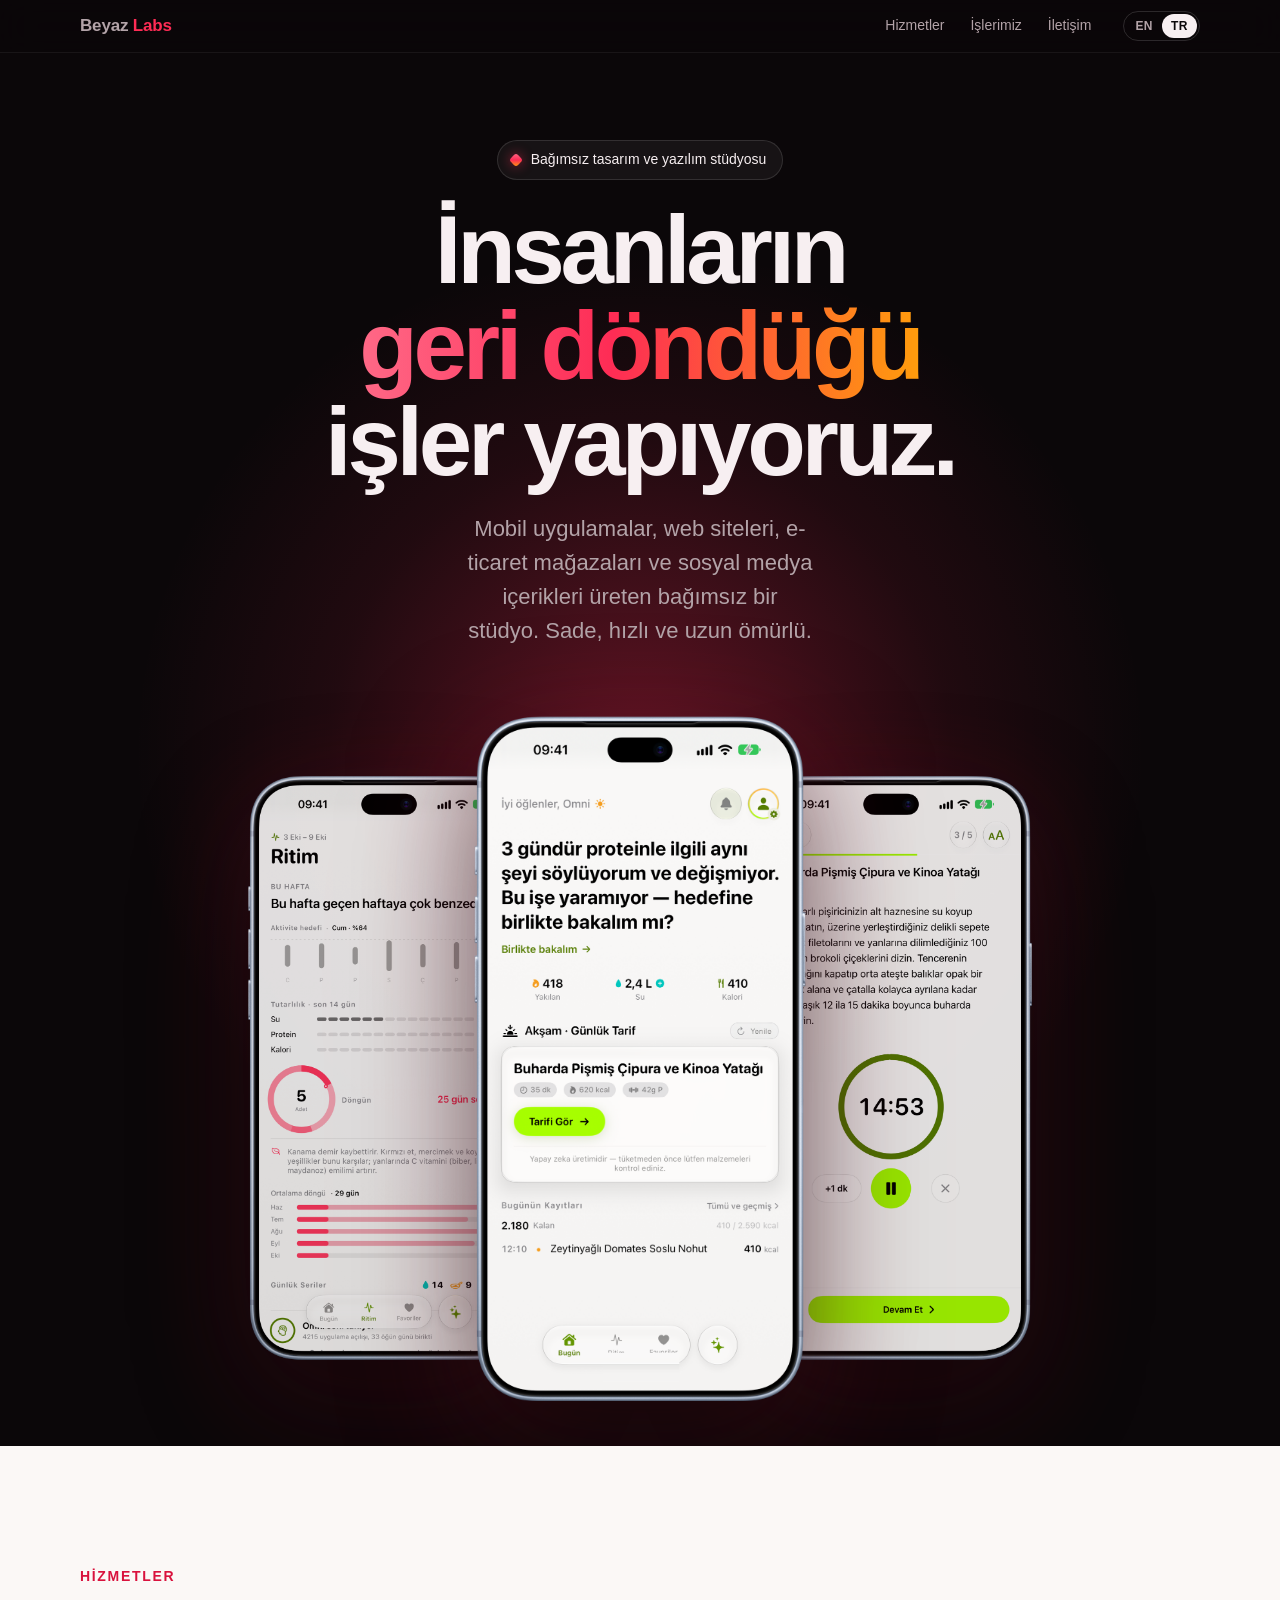
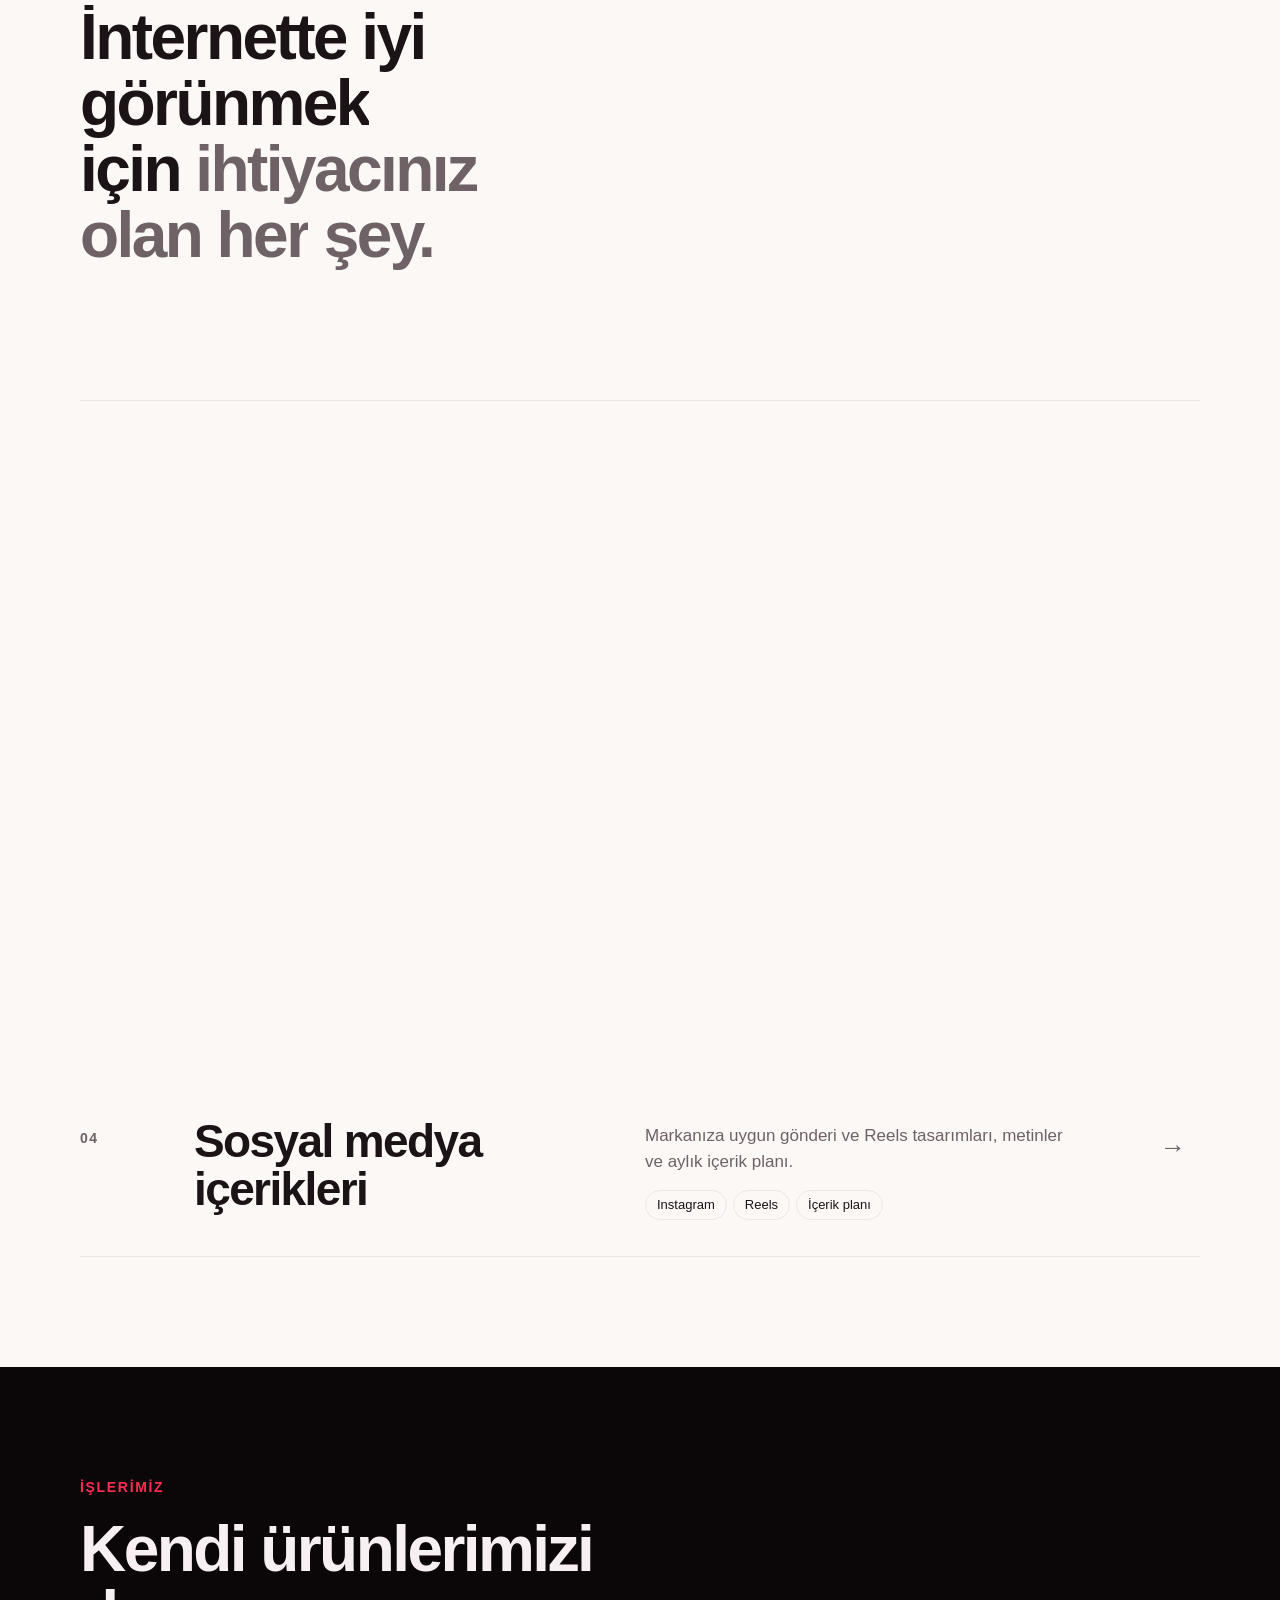
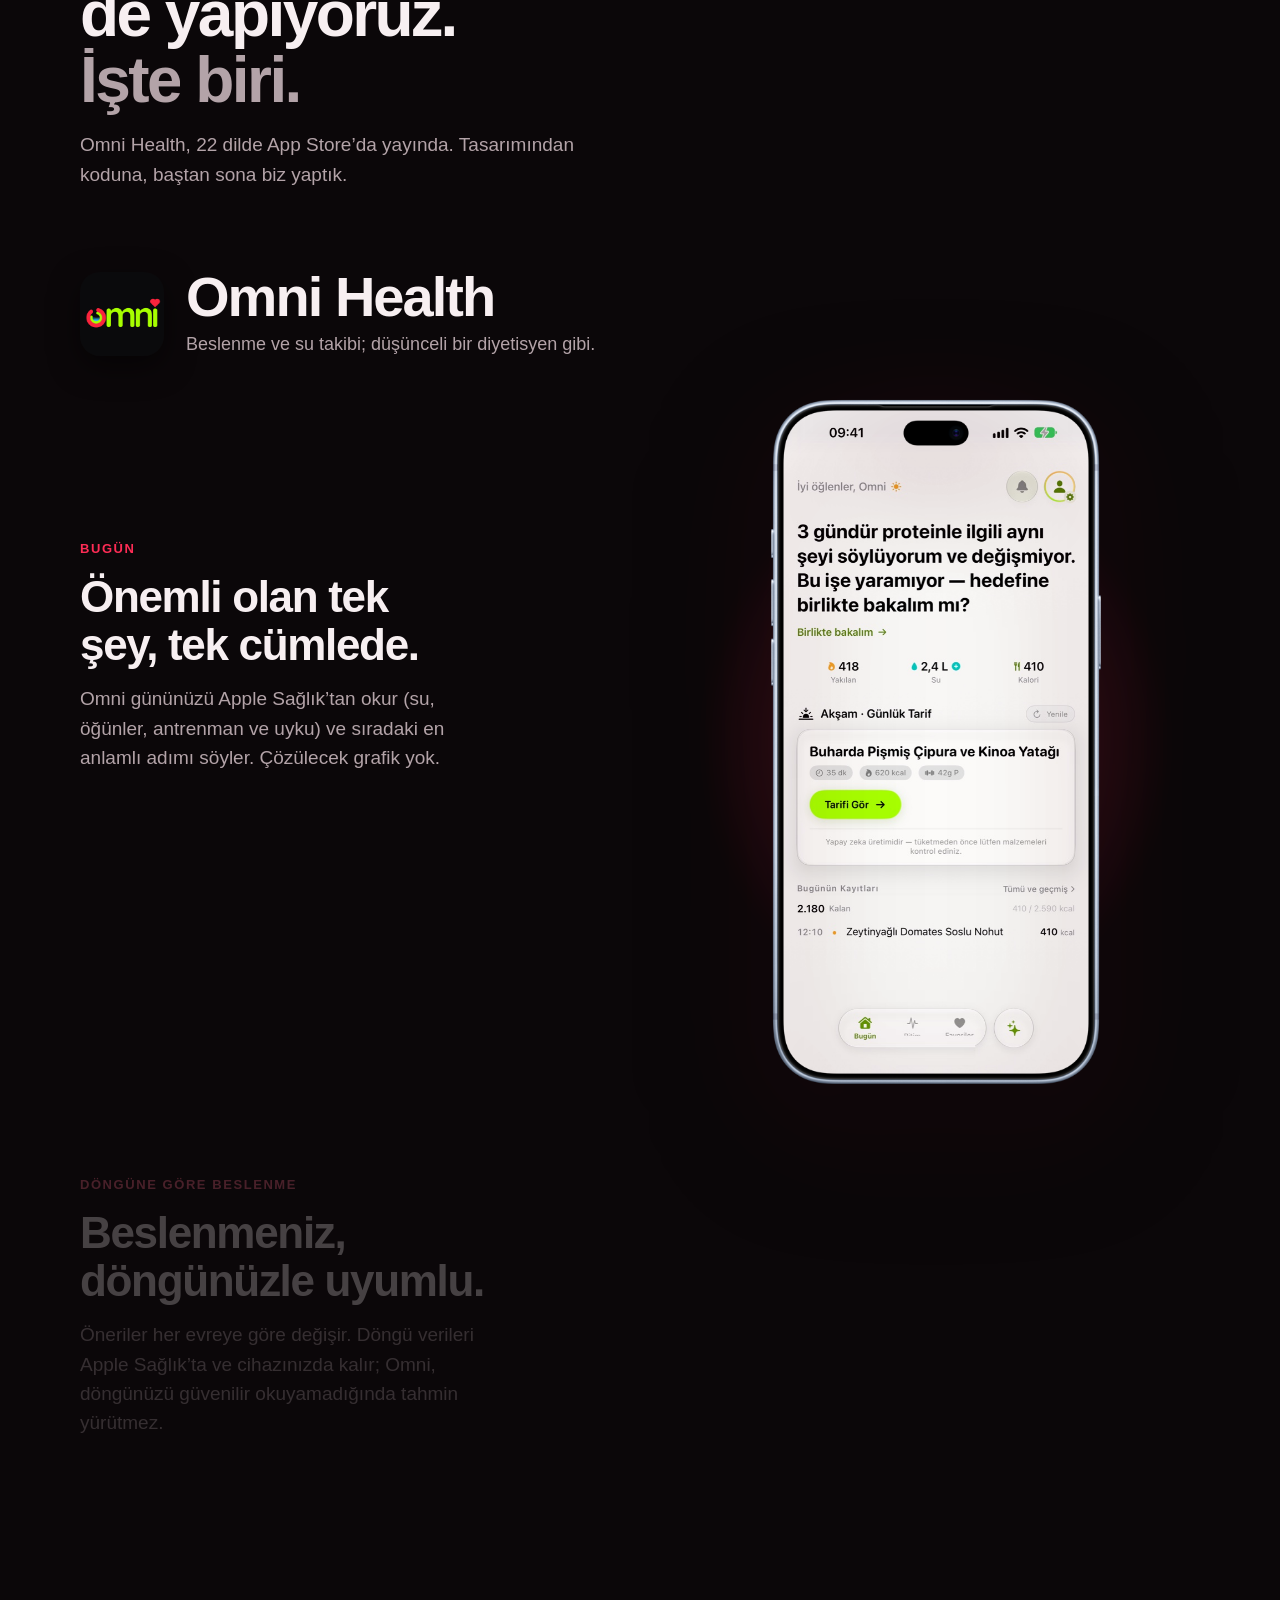
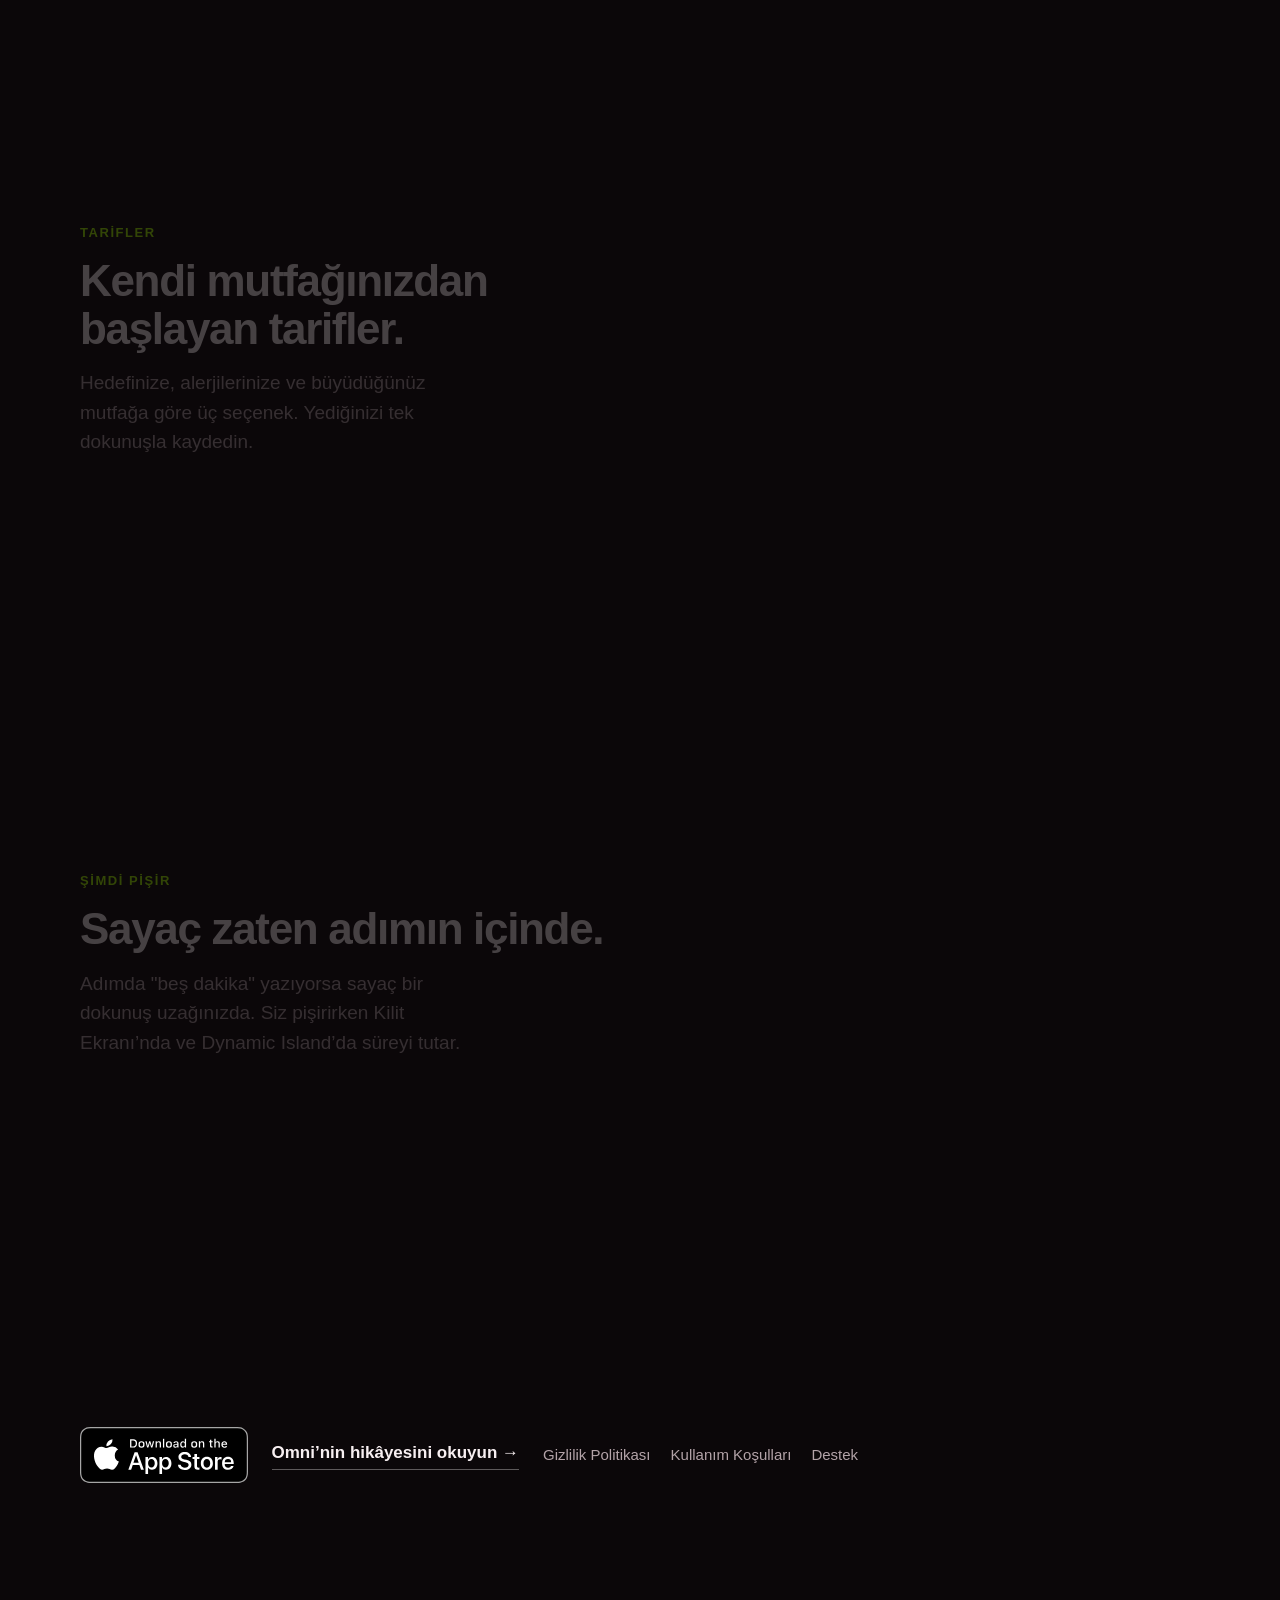
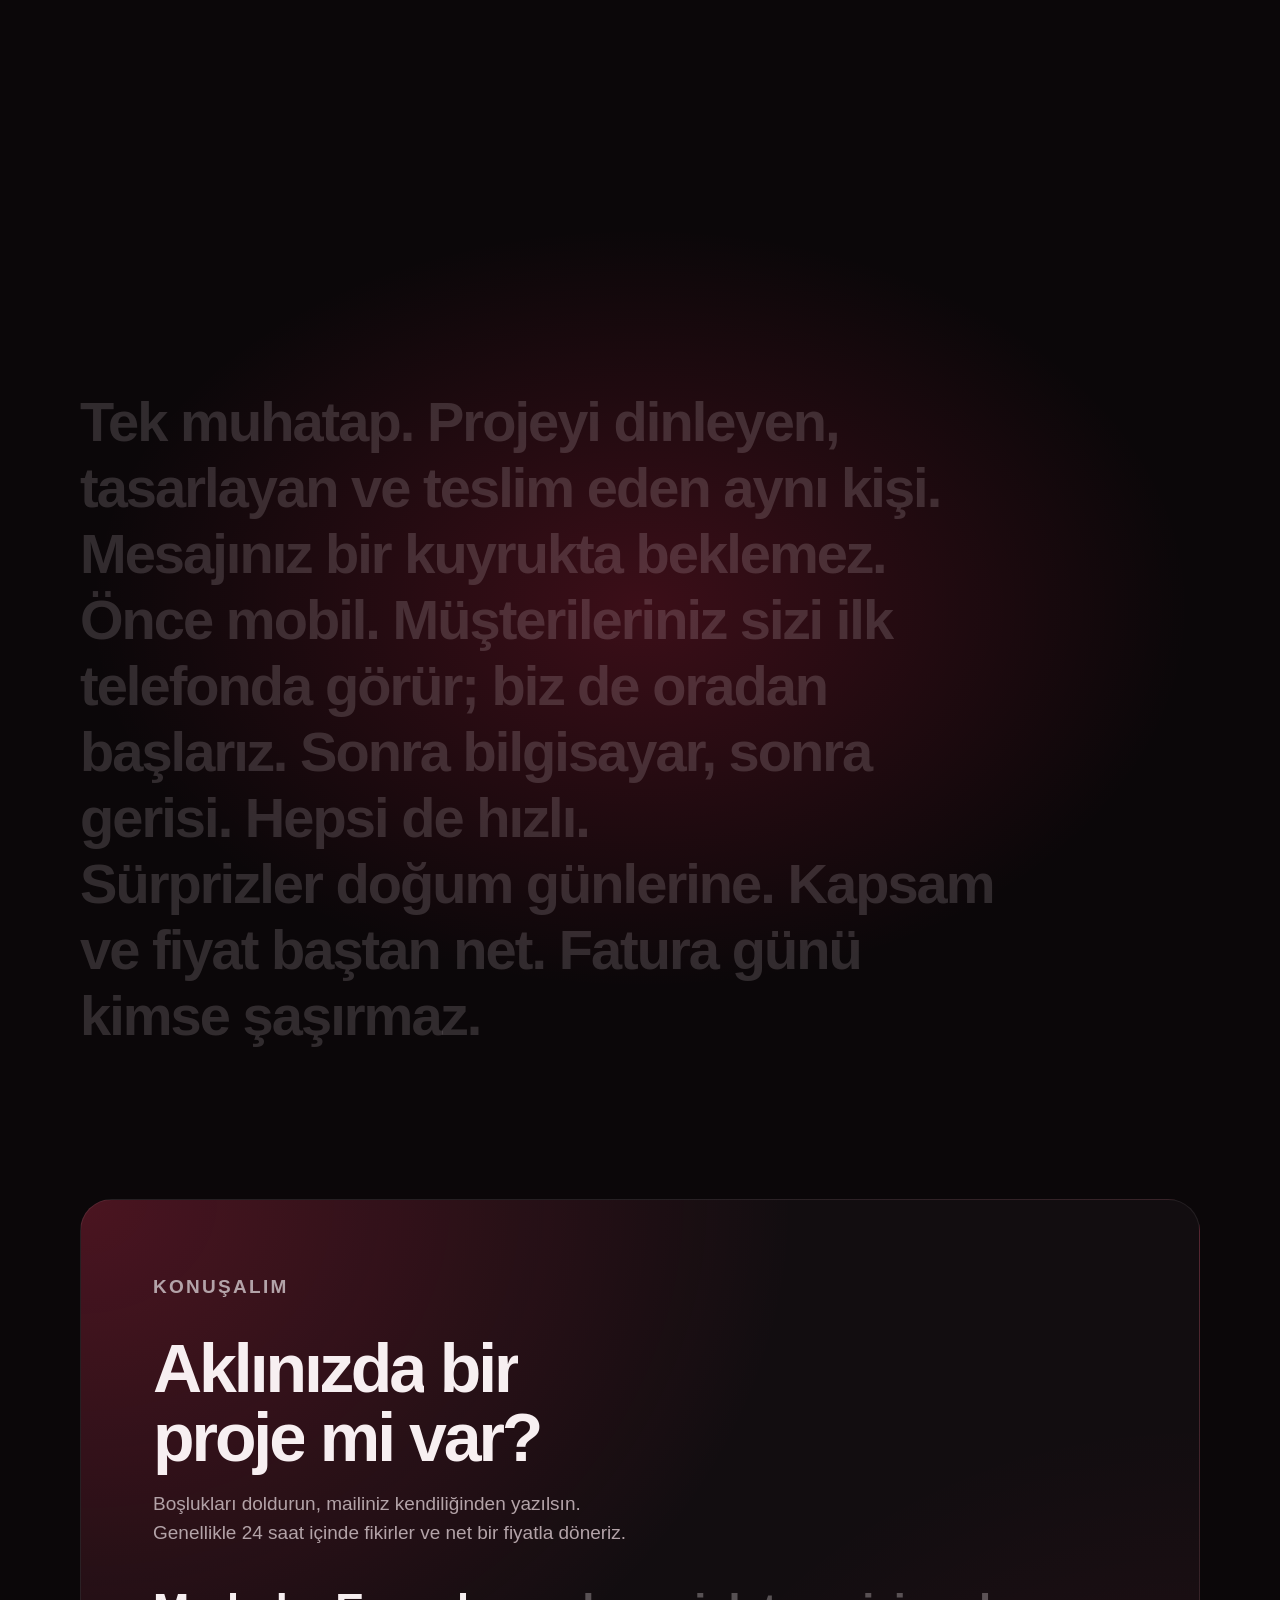
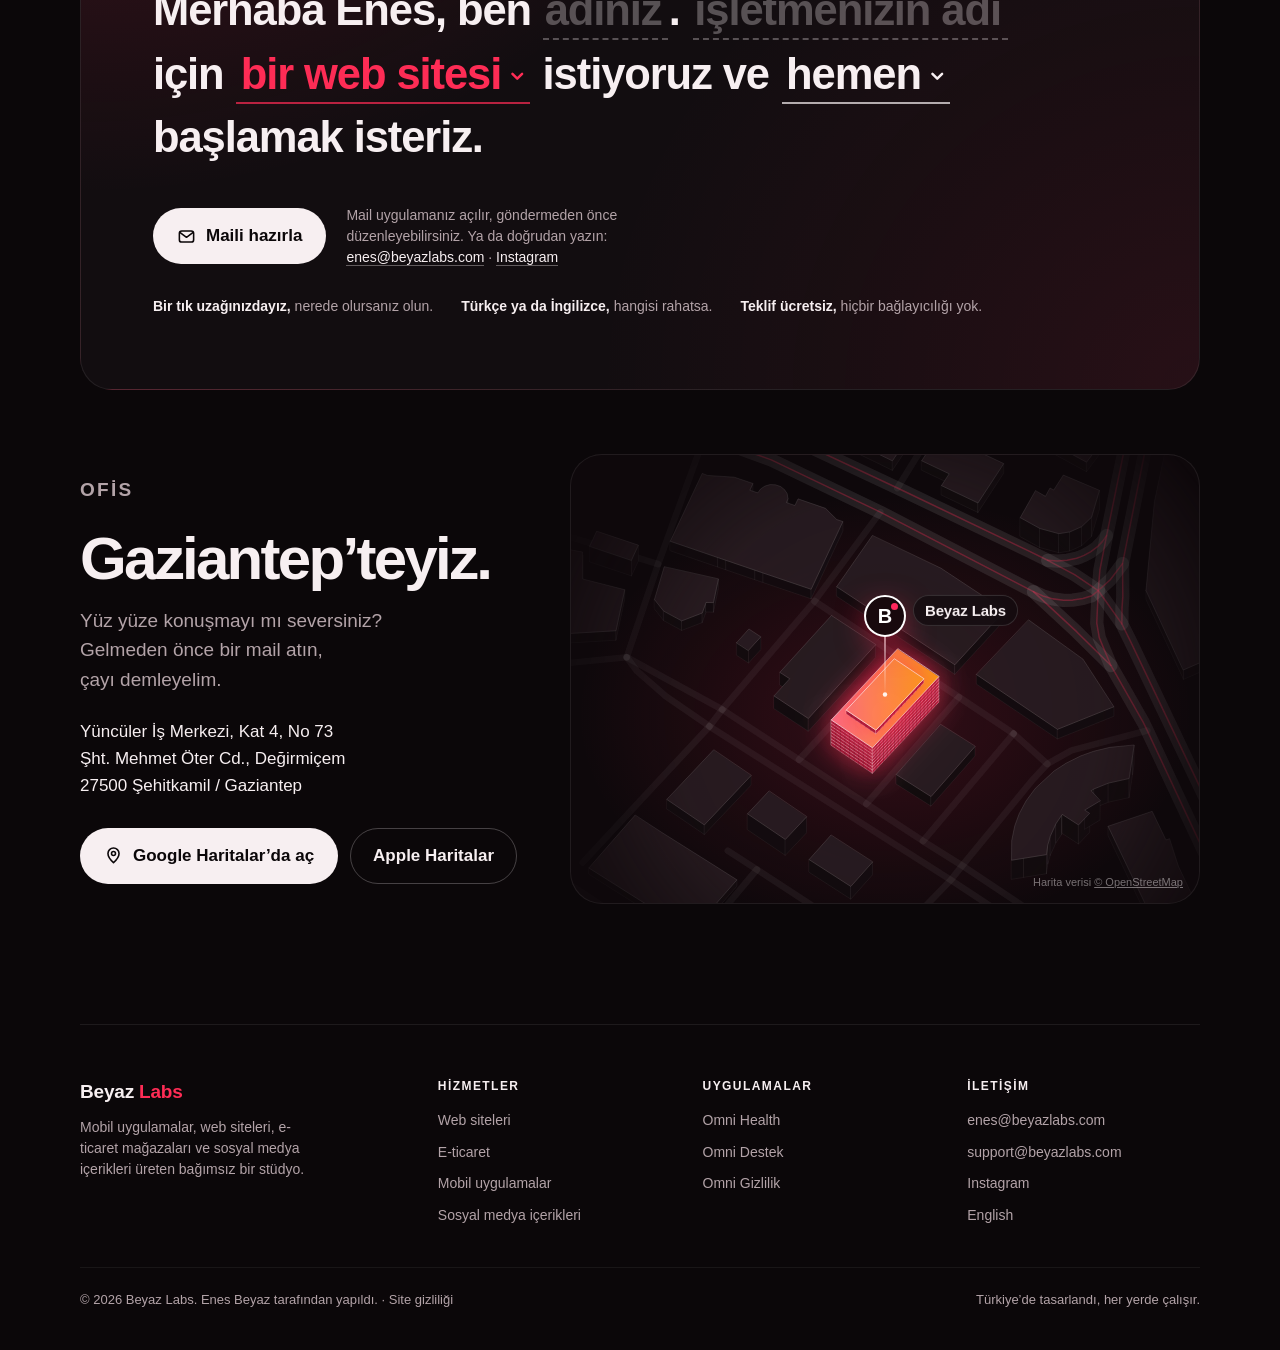
<file: tr/index.html>
<!doctype html>
<html lang="tr">
<head>
<meta charset="utf-8">
<meta name="viewport" content="width=device-width, initial-scale=1, viewport-fit=cover">
<title>Beyaz Labs — Uygulama ve Web Stüdyosu</title>
<meta name="description" content="Beyaz Labs; mobil uygulamalar, web siteleri, e-ticaret mağazaları ve sosyal medya içerikleri üreten bağımsız bir stüdyo. Türkiye geneli ve yurt dışına hizmet. Omni Health’in yapımcısı.">
<meta name="theme-color" content="#0B0709">
<link rel="canonical" href="https://beyazlabs.com/tr/">
<link rel="alternate" hreflang="en" href="https://beyazlabs.com/en/">
<link rel="alternate" hreflang="tr" href="https://beyazlabs.com/tr/">
<link rel="alternate" hreflang="x-default" href="https://beyazlabs.com/">
<link rel="icon" href="../favicon.svg" type="image/svg+xml">
<link rel="icon" href="../img/favicon-32.png" sizes="32x32">
<link rel="apple-touch-icon" href="../img/apple-touch-icon.png">
<meta property="og:title" content="Beyaz Labs — Uygulama ve Web Stüdyosu">
<meta property="og:description" content="Beyaz Labs; mobil uygulamalar, web siteleri, e-ticaret mağazaları ve sosyal medya içerikleri üreten bağımsız bir stüdyo. Türkiye geneli ve yurt dışına hizmet. Omni Health’in yapımcısı.">
<meta property="og:image" content="https://beyazlabs.com/img/omni-today.png">
<meta property="og:locale" content="tr_TR">
<link rel="stylesheet" href="../site.css?v=202610101750">
<script type="application/ld+json">{"@context":"https://schema.org","@type":"ProfessionalService","name":"Beyaz Labs","url":"https://beyazlabs.com/","logo":"https://beyazlabs.com/img/apple-touch-icon.png","image":"https://beyazlabs.com/img/apple-touch-icon.png","email":"enes@beyazlabs.com","address":{"@type":"PostalAddress","streetAddress":"Şht. Mehmet Öter Cd., Yüncüler İş Merkezi Kat 4 No 73, Değirmiçem","addressLocality":"Şehitkamil","addressRegion":"Gaziantep","postalCode":"27500","addressCountry":"TR"},"geo":{"@type":"GeoCoordinates","latitude":37.06791,"longitude":37.37205},"sameAs":["https://www.instagram.com/beyazlabs/"]}</script>
</head>
<body>
  <nav class="top" aria-label="Main">
    <div class="wrap">
      <a class="brand" href="./">Beyaz <span>Labs</span></a>
      <ul>
        <li class="hide-m"><a href="#services">Hizmetler</a></li>
        <li><a href="#work">İşlerimiz</a></li>
        <li class="hide-m"><a href="#contact">İletişim</a></li>
        <li><span class="lang" aria-label="Language">
          <a href="../en/" data-l="en" hreflang="en" lang="en" >EN</a>
          <a href="../tr/" data-l="tr" hreflang="tr" lang="tr" aria-current="true">TR</a>
        </span></li>
      </ul>
    </div>
  </nav>

  <header class="hero">
    <div class="wrap copy" id="heroCopy">
      <p class="avail"><span class="mark" aria-hidden="true"></span>Bağımsız tasarım ve yazılım stüdyosu</p>
      <h1>İnsanların <em class="rot" data-words="kullanmayı sevdiği|geri döndüğü|güvendiği">kullanmayı sevdiği</em> işler yapıyoruz.</h1>
      <p class="lead">Mobil uygulamalar, web siteleri, e-ticaret mağazaları ve sosyal medya içerikleri üreten bağımsız bir stüdyo. Sade, hızlı ve uzun ömürlü.</p>
    </div>
    <div class="stage" id="stage" aria-hidden="true">
      <img class="device d1" src="../img/tr/omni-rhythm.png" alt="">
      <img class="device d2" src="../img/tr/omni-today.png" alt="">
      <img class="device d3" src="../img/tr/omni-cook.png" alt="">
    </div>
  </header>

  <section class="services" id="services" aria-labelledby="svc-title">
    <div class="wrap">
      <p class="eyebrow reveal">Hizmetler</p>
      <h2 class="sec-h reveal split" id="svc-title">İnternette iyi görünmek için <em>ihtiyacınız olan her şey.</em></h2>
      <p class="sec-lead reveal">İlk web sitenizden tam bir mobil uygulamaya kadar. Tek stüdyo, tek muhatap; Türkçe ya da İngilizce.</p>
      <ol class="svc-list" id="svcList">
        <li class="row reveal" style="--c:#FE2C55" data-ic="web"><a class="go" href="#contact" data-pick="web" aria-label="Web siteleri · teklif iste"></a><span class="n">01</span><h3>Web siteleri</h3><div class="d"><p>Hızlı açılan, telefonda kusursuz görünen ve kolayca güncellenebilen kurumsal ve tanıtım siteleri. Yayından sonra da bakım ve güncellemelerde yanınızdayız.</p><ul class="t"><li>Kurumsal</li><li>Tanıtım sayfası</li><li>İki dilli</li><li>SEO temelleri</li><li>Bakım ve güncelleme</li></ul></div><span class="arr" aria-hidden="true">→</span></li>
        <li class="row reveal" style="--c:#FF9F0A" data-ic="cart"><a class="go" href="#contact" data-pick="cart" aria-label="E-ticaret · teklif iste"></a><span class="n">02</span><h3>E-ticaret</h3><div class="d"><p>İkas ya da Shopify üzerinde, pazar yerlerine bağlı kalmadan kendi mağazanız. Ödeme, kargo, yasal sayfalar ve eğitim dahil.</p><ul class="t"><li>Kurulum ve tasarım</li><li>Ödeme</li><li>Kargo</li><li>Ürün yükleme</li><li>Sürekli destek</li></ul></div><span class="arr" aria-hidden="true">→</span></li>
        <li class="row reveal" style="--c:#7ACB00" data-ic="phone"><a class="go" href="#contact" data-pick="phone" aria-label="Mobil uygulamalar · teklif iste"></a><span class="n">03</span><h3>Mobil uygulamalar</h3><div class="d"><p>iPhone, iPad ve Android için uygulamalar; ilk fikirden App Store ve Google Play’e.</p><ul class="t"><li>iPhone ve iPad</li><li>Android</li><li>Apple Watch</li><li>Widget</li></ul><p class="proof">Nasıl yaptık: <a href="omni/">Omni Health</a></p></div><span class="arr" aria-hidden="true">→</span></li>
        <li class="row reveal" style="--c:#AF52DE" data-ic="social"><a class="go" href="#contact" data-pick="social" aria-label="Sosyal medya içerikleri · teklif iste"></a><span class="n">04</span><h3>Sosyal medya içerikleri</h3><div class="d"><p>Markanıza uygun gönderi ve Reels tasarımları, metinler ve aylık içerik planı.</p><ul class="t"><li>Instagram</li><li>Reels</li><li>İçerik planı</li></ul></div><span class="arr" aria-hidden="true">→</span></li>
      </ol>
    </div>
    <div class="svc-cursor" id="svcCursor" aria-hidden="true"></div>
  </section>

  <section class="work-intro" id="work" aria-labelledby="work-title">
    <div class="wrap">
      <p class="eyebrow reveal">İşlerimiz</p>
      <h2 class="sec-h reveal split" id="work-title">Kendi ürünlerimizi de yapıyoruz. <em>İşte biri.</em></h2>
      <p class="sec-lead reveal">Omni Health, 22 dilde App Store’da yayında. Tasarımından koduna, baştan sona biz yaptık.</p>
    </div>
  </section>

  <section class="omni" id="omni" aria-labelledby="omni-title">
    <div class="wrap">
      <div class="omni-head reveal">
        <img src="../img/omni-icon.png" alt="Omni Health uygulama simgesi">
        <div>
          <h2 id="omni-title">Omni Health</h2>
          <p>Beslenme ve su takibi; düşünceli bir diyetisyen gibi.</p>
        </div>
      </div>

      <div class="story">
        <div class="steps">
          <div class="step on" data-shot="0" data-halo="rgba(254,44,85,.30)">
            <div class="k">Bugün</div>
            <h3>Önemli olan tek şey, tek cümlede.</h3>
            <p>Omni gününüzü Apple Sağlık’tan okur (su, öğünler, antrenman ve uyku) ve sıradaki en anlamlı adımı söyler. Çözülecek grafik yok.</p>
          </div>
          <div class="step" data-shot="1" data-halo="rgba(254,44,85,.38)" style="--k:#FF6A88">
            <div class="k">Döngüne göre beslenme</div>
            <h3>Beslenmeniz, döngünüzle uyumlu.</h3>
            <p>Öneriler her evreye göre değişir. Döngü verileri Apple Sağlık’ta ve cihazınızda kalır; Omni, döngünüzü güvenilir okuyamadığında tahmin yürütmez.</p>
          </div>
          <div class="step" data-shot="2" data-halo="rgba(167,255,0,.24)" style="--k:var(--lime)">
            <div class="k">Tarifler</div>
            <h3>Kendi mutfağınızdan başlayan tarifler.</h3>
            <p>Hedefinize, alerjilerinize ve büyüdüğünüz mutfağa göre üç seçenek. Yediğinizi tek dokunuşla kaydedin.</p>
          </div>
          <div class="step" data-shot="3" data-halo="rgba(167,255,0,.28)" style="--k:var(--lime)">
            <div class="k">Şimdi Pişir</div>
            <h3>Sayaç zaten adımın içinde.</h3>
            <p>Adımda "beş dakika" yazıyorsa sayaç bir dokunuş uzağınızda. Siz pişirirken Kilit Ekranı’nda ve Dynamic Island’da süreyi tutar.</p>
          </div>
        </div>
        <div class="pin" aria-hidden="true">
          <div class="stack" id="pinScreen">
            <div class="halo" id="halo"></div>
            <div class="scr">
              <img class="on" src="../img/tr/scr-today.jpg" alt="">
              <img src="../img/tr/scr-rhythm.jpg" alt="" loading="lazy">
              <img src="../img/tr/scr-recipe.jpg" alt="" loading="lazy">
              <img src="../img/tr/scr-cook.jpg" alt="" loading="lazy">
            </div>
            <img class="bz" src="../img/bezel.png" alt="">
          </div>
        </div>
      </div>

      <div class="omni-cta reveal">
        <a class="badge-link" href="https://apps.apple.com/app/id6775592612" aria-label="Omni Health’i App Store’dan indirin">
          <img src="../img/app-store-badge.svg" alt="Download on the App Store" width="180" height="60">
        </a>
        <a class="case-link" href="omni/">Omni’nin hikâyesini okuyun <span aria-hidden="true">→</span></a>
        <nav class="links" aria-label="Omni Health">
          <a href="../privacypolicy.html">Gizlilik Politikası</a>
          <a href="../termsofuse.html">Kullanım Koşulları</a>
          <a href="../support.html">Destek</a>
        </nav>
      </div>
    </div>
  </section>



  <section class="principles" aria-labelledby="how">
    <div class="wrap">
      <p class="eyebrow reveal">Nasıl çalışıyoruz</p>
      <h2 id="how" class="reveal split">Küçük stüdyo. <em>Büyük özen.</em></h2>
      <p class="lit" id="lit"><b style="--c:var(--pink)">Tek muhatap.</b> Projeyi dinleyen, tasarlayan ve teslim eden aynı kişi. Mesajınız bir kuyrukta beklemez. <b style="--c:var(--lime)">Önce mobil.</b> Müşterileriniz sizi ilk telefonda görür; biz de oradan başlarız. Sonra bilgisayar, sonra gerisi. Hepsi de hızlı. <b style="--c:var(--teal)">Sürprizler doğum günlerine.</b> Kapsam ve fiyat baştan net. Fatura günü kimse şaşırmaz.</p>
    </div>
  </section>

  <section class="contact" id="contact" aria-labelledby="ct-title">
    <div class="wrap">
      <div class="box reveal">
        <p class="eyebrow">Konuşalım</p>
        <h2 id="ct-title" class="split">Aklınızda bir proje mi var?</h2>
        <p>Boşlukları doldurun, mailiniz kendiliğinden yazılsın. Genellikle 24 saat içinde fikirler ve net bir fiyatla döneriz.</p>
        <form class="compose" id="compose" action="mailto:enes@beyazlabs.com" onsubmit="return false" data-subj="Yeni proje" data-tail="Biraz daha detay:">
          <p class="letter">Merhaba Enes, ben <span class="blank"><input id="fA" data-1p-ignore data-lpignore="true" type="text" autocomplete="off" placeholder="adınız" aria-label="adınız" spellcheck="false"></span>. <span class="blank"><input id="fB" data-1p-ignore data-lpignore="true" type="text" autocomplete="off" placeholder="işletmenizin adı" aria-label="işletmenizin adı" spellcheck="false"></span> için <span class="blank sel" style="--c:#FE2C55"><button type="button" class="pk" id="fSvc" data-value="web" aria-haspopup="listbox" aria-expanded="false" aria-label="Hizmet"><span class="v">bir web sitesi</span><svg viewBox="0 0 12 12" width="12" height="12" aria-hidden="true"><path d="M2.5 4.5 6 8l3.5-3.5" fill="none" stroke="currentColor" stroke-width="1.8" stroke-linecap="round" stroke-linejoin="round"/></svg></button><span class="menu" role="listbox" hidden aria-label="Hizmet"><span role="option" data-v="web" data-c="#FE2C55" aria-selected="true">bir web sitesi</span><span role="option" data-v="cart" data-c="#FF9F0A" aria-selected="false">bir online mağaza</span><span role="option" data-v="phone" data-c="#7ACB00" aria-selected="false">bir mobil uygulama</span><span role="option" data-v="care" data-c="#00C7BE" aria-selected="false">bakım ve güncelleme</span><span role="option" data-v="social" data-c="#AF52DE" aria-selected="false">sosyal medya içerikleri</span><span role="option" data-v="more" data-c="#F7EFF1" aria-selected="false">birkaç şey</span></span></span> istiyoruz ve <span class="blank sel"><button type="button" class="pk" id="fWhen" data-value="now" aria-haspopup="listbox" aria-expanded="false" aria-label="Ne zaman"><span class="v">hemen</span><svg viewBox="0 0 12 12" width="12" height="12" aria-hidden="true"><path d="M2.5 4.5 6 8l3.5-3.5" fill="none" stroke="currentColor" stroke-width="1.8" stroke-linecap="round" stroke-linejoin="round"/></svg></button><span class="menu" role="listbox" hidden aria-label="Ne zaman"><span role="option" data-v="now" aria-selected="true">hemen</span><span role="option" data-v="month" aria-selected="false">bu ay</span><span role="option" data-v="months" aria-selected="false">birkaç ay içinde</span><span role="option" data-v="later" aria-selected="false">acele etmeden</span></span></span> başlamak isteriz.</p>
          <div class="actions">
            <a class="btn-light" id="mailBtn" href="mailto:enes@beyazlabs.com?subject=Yeni%20proje">
              <svg viewBox="0 0 24 24" fill="none" stroke="currentColor" stroke-width="2" stroke-linecap="round" stroke-linejoin="round" aria-hidden="true"><rect x="3" y="5" width="18" height="14" rx="3"/><path d="m4 7 8 6 8-6"/></svg>
              Maili hazırla
            </a>
            <span class="hint">Mail uygulamanız açılır, göndermeden önce düzenleyebilirsiniz. Ya da doğrudan yazın: <a href="mailto:enes@beyazlabs.com">enes@beyazlabs.com</a> · <a href="https://www.instagram.com/beyazlabs/" rel="me">Instagram</a></span>
          </div>
        </form>
        <div class="meta">
          <span><b>Bir tık uzağınızdayız,</b> nerede olursanız olun.</span>
          <span><b>Türkçe ya da İngilizce,</b> hangisi rahatsa.</span>
          <span><b>Teklif ücretsiz,</b> hiçbir bağlayıcılığı yok.</span>
        </div>
      </div>
    </div>
  </section>

  <section class="visit" id="visit" aria-labelledby="visit-title">
    <div class="wrap visit-grid">
      <div class="visit-text reveal">
        <p class="eyebrow">Ofis</p>
        <h2 id="visit-title">Gaziantep’teyiz.</h2>
        <p>Yüz yüze konuşmayı mı seversiniz? Gelmeden önce bir mail atın, çayı demleyelim.</p>
        <address>Yüncüler İş Merkezi, Kat 4, No 73<br>Şht. Mehmet Öter Cd., Değirmiçem<br>27500 Şehitkamil / Gaziantep</address>
        <div class="visit-links">
          <a class="btn-light" href="https://maps.app.goo.gl/KaWH1dHgrL9bvmUa9" rel="noopener">
            <svg viewBox="0 0 24 24" fill="none" stroke="currentColor" stroke-width="2" stroke-linecap="round" stroke-linejoin="round" aria-hidden="true"><path d="M12 21s-7-6.2-7-11.5A7 7 0 0 1 19 9.5C19 14.8 12 21 12 21z"/><circle cx="12" cy="9.5" r="2.5"/></svg>
            Google Haritalar’da aç
          </a>
          <a class="btn-ghost" href="https://maps.apple.com/?q=Beyaz%20Labs&amp;ll=37.06791,37.37205&amp;z=18" rel="noopener">Apple Haritalar</a>
        </div>
      </div>
      <div class="scene reveal">
        <canvas id="officeMap" role="img" aria-label="Gaziantep’teki Beyaz Labs ofisinin çevresindeki sokakların 3D haritası; ofis binası pembe renkte."></canvas>
        <div class="pin" id="officePin" aria-hidden="true"><span class="pin-b">B</span><span class="pin-t">Beyaz Labs</span></div>
        <p class="osm">Harita verisi <a href="https://www.openstreetmap.org/copyright" rel="noopener">© OpenStreetMap</a></p>
      </div>
    </div>
  </section>

  <footer>
    <div class="wrap">
      <div class="grid">
        <div>
          <a class="brand" href="./">Beyaz <span style="color:var(--pink)">Labs</span></a>
          <p class="blurb">Mobil uygulamalar, web siteleri, e-ticaret mağazaları ve sosyal medya içerikleri üreten bağımsız bir stüdyo.</p>
        </div>
        <div>
          <h4>Hizmetler</h4>
          <ul>
            <li><a href="#services">Web siteleri</a></li>
            <li><a href="#services">E-ticaret</a></li>
            <li><a href="#services">Mobil uygulamalar</a></li>
            <li><a href="#services">Sosyal medya içerikleri</a></li>
          </ul>
        </div>
        <div>
          <h4>Uygulamalar</h4>
          <ul>
            <li><a href="#omni">Omni Health</a></li>
            <li><a href="../support.html">Omni Destek</a></li>
            <li><a href="../privacypolicy.html">Omni Gizlilik</a></li>
          </ul>
        </div>
        <div>
          <h4>İletişim</h4>
          <ul>
            <li><a href="mailto:enes@beyazlabs.com">enes@beyazlabs.com</a></li>
            <li><a href="mailto:support@beyazlabs.com">support@beyazlabs.com</a></li>
            <li><a href="https://www.instagram.com/beyazlabs/" rel="me">Instagram</a></li>
            <li><a href="../en/" data-l="en" class="lang-alt">English</a></li>
          </ul>
        </div>
      </div>
      <div class="legal">
        <span>© 2026 Beyaz Labs. Enes Beyaz tarafından yapıldı. · <a href="gizlilik/">Site gizliliği</a></span>
        <span>Türkiye’de tasarlandı, her yerde çalışır.</span>
      </div>
    </div>
  </footer>

<script src="../site.js?v=202610101750"></script>
<script src="../map.js?v=202610101750"></script>
</body>
</html>
</file>
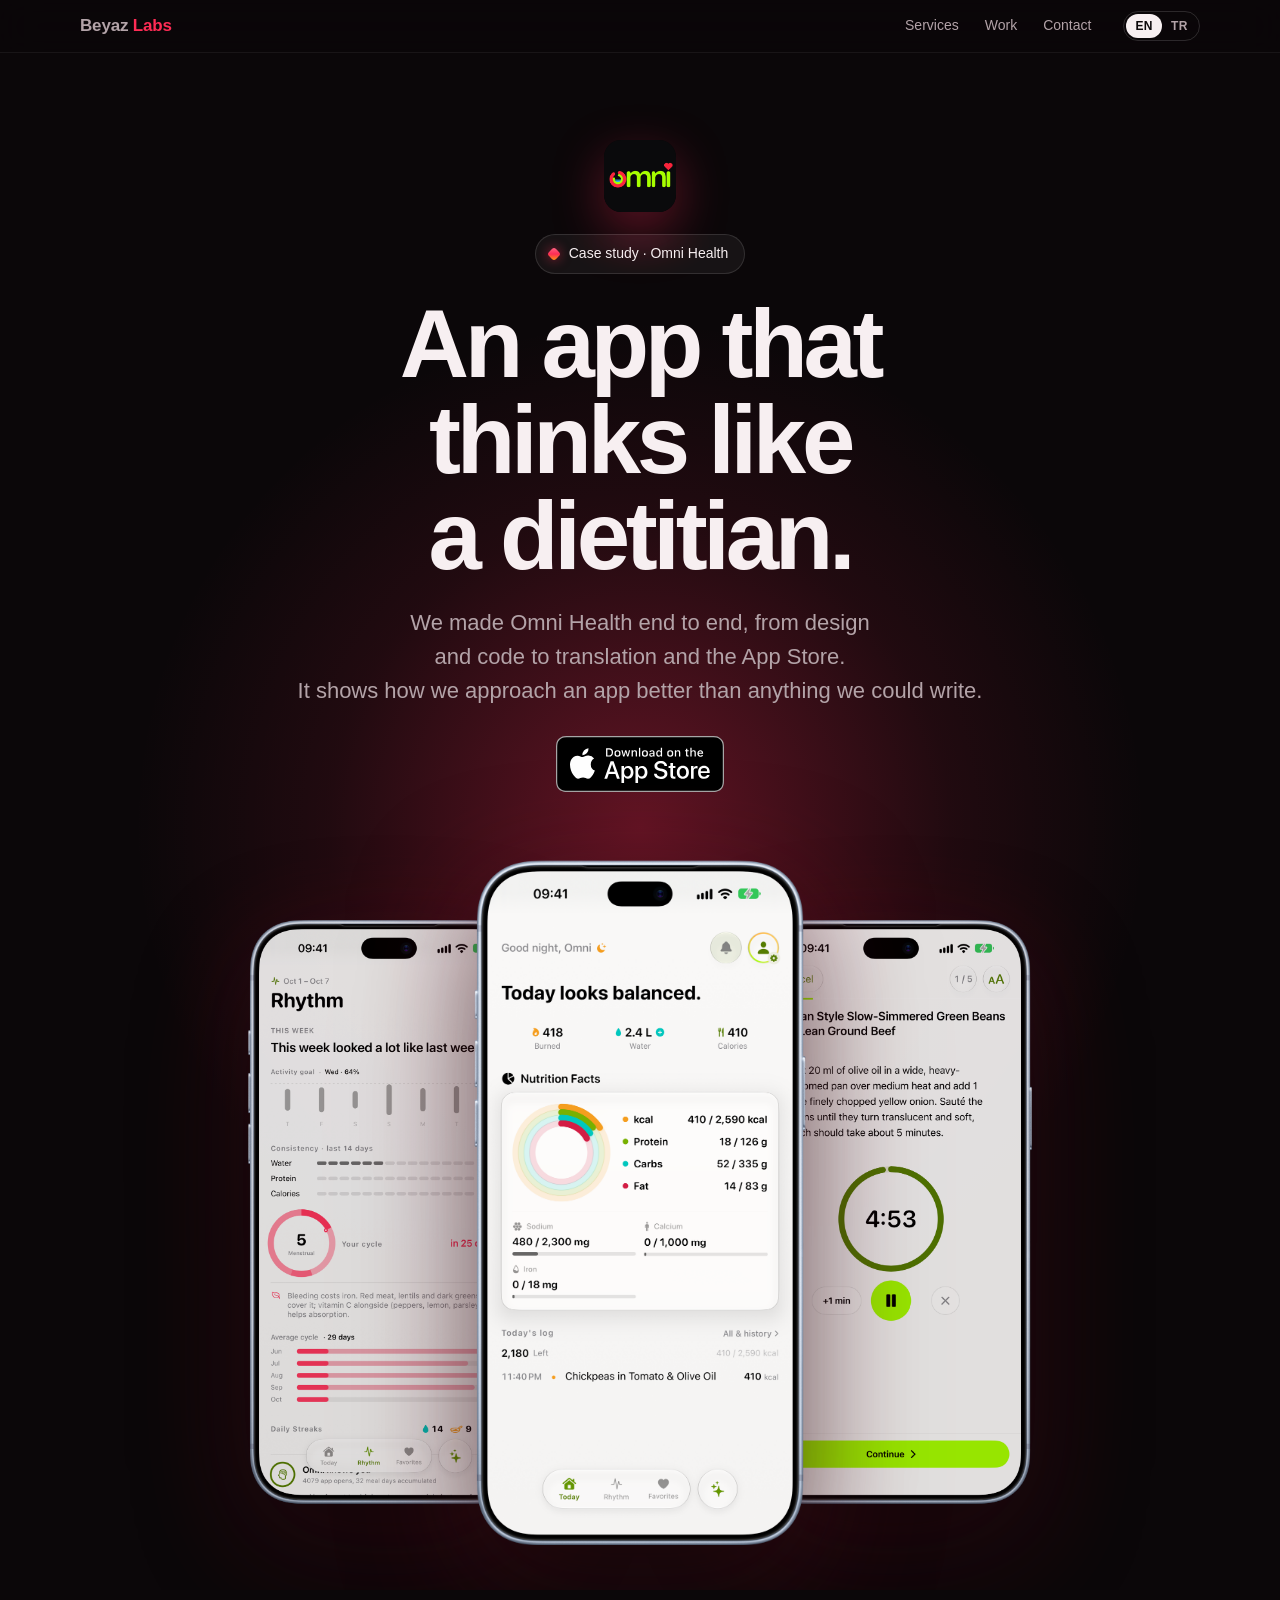
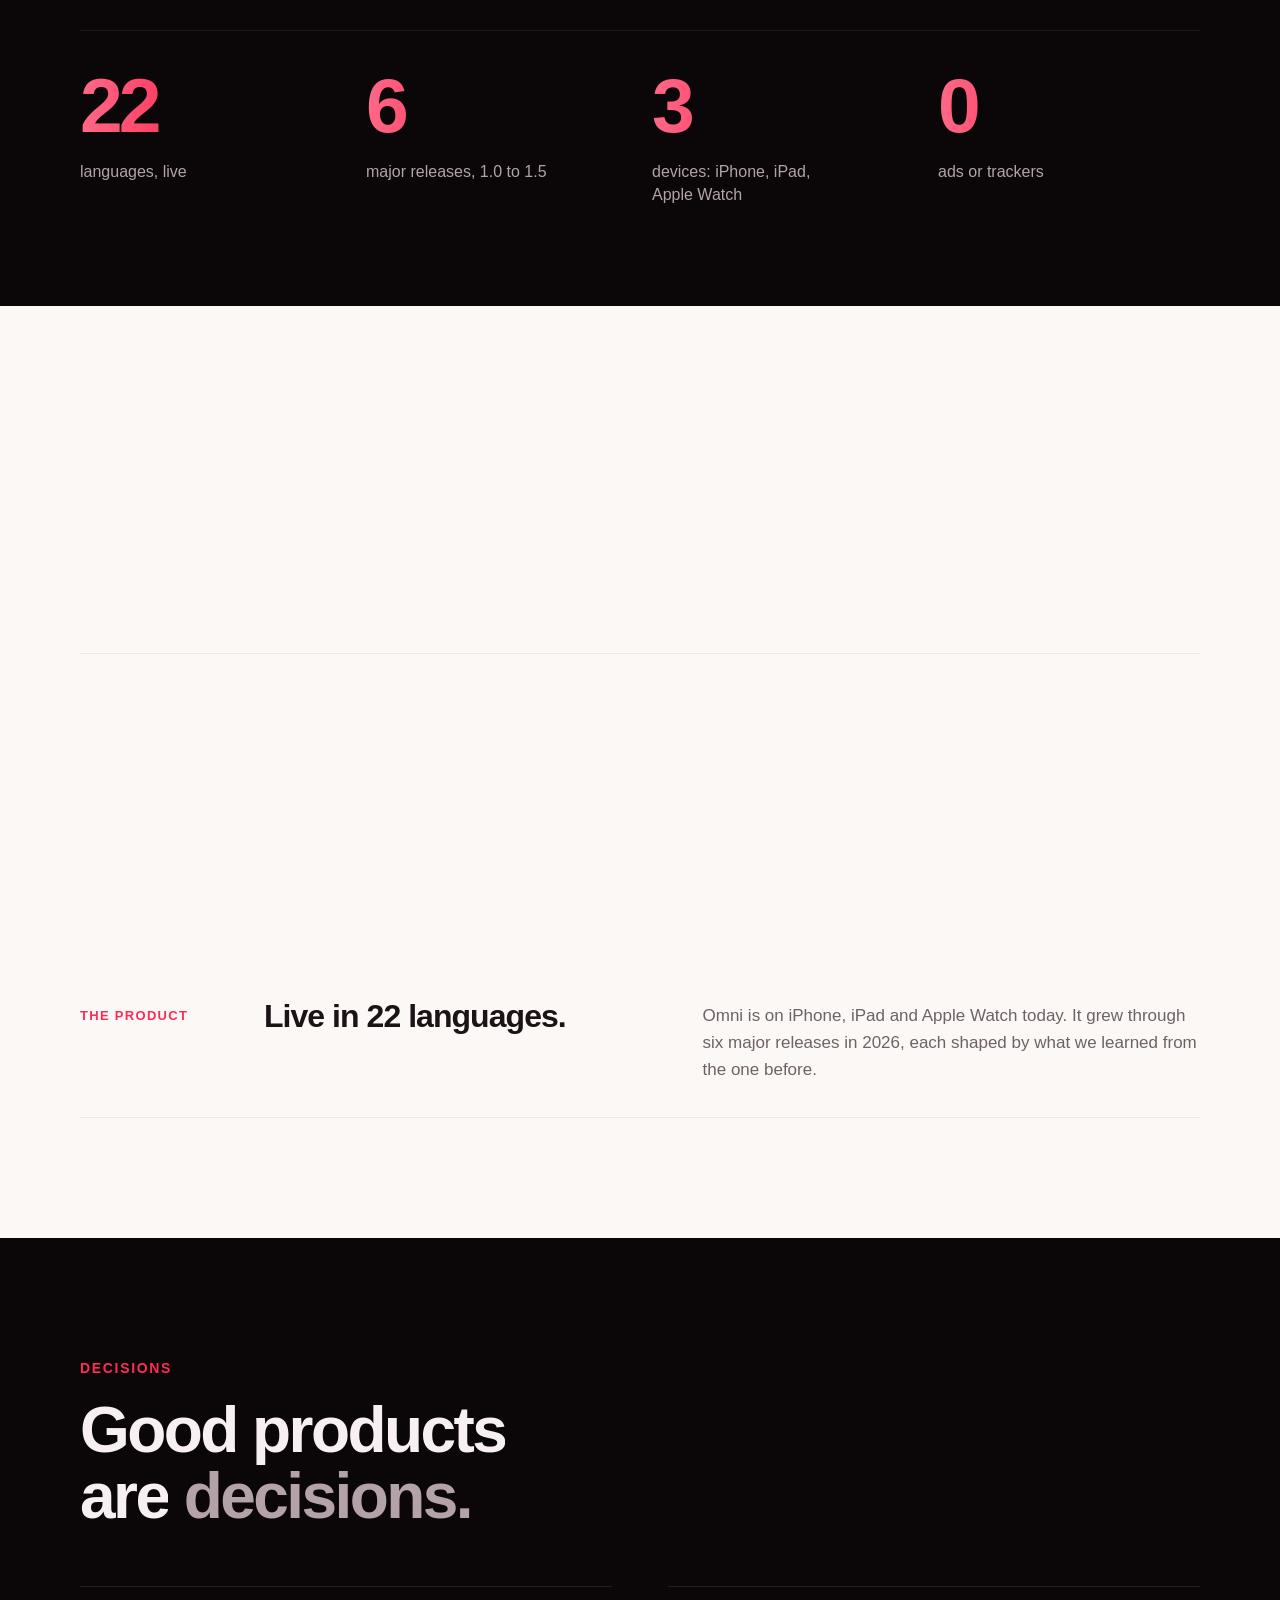
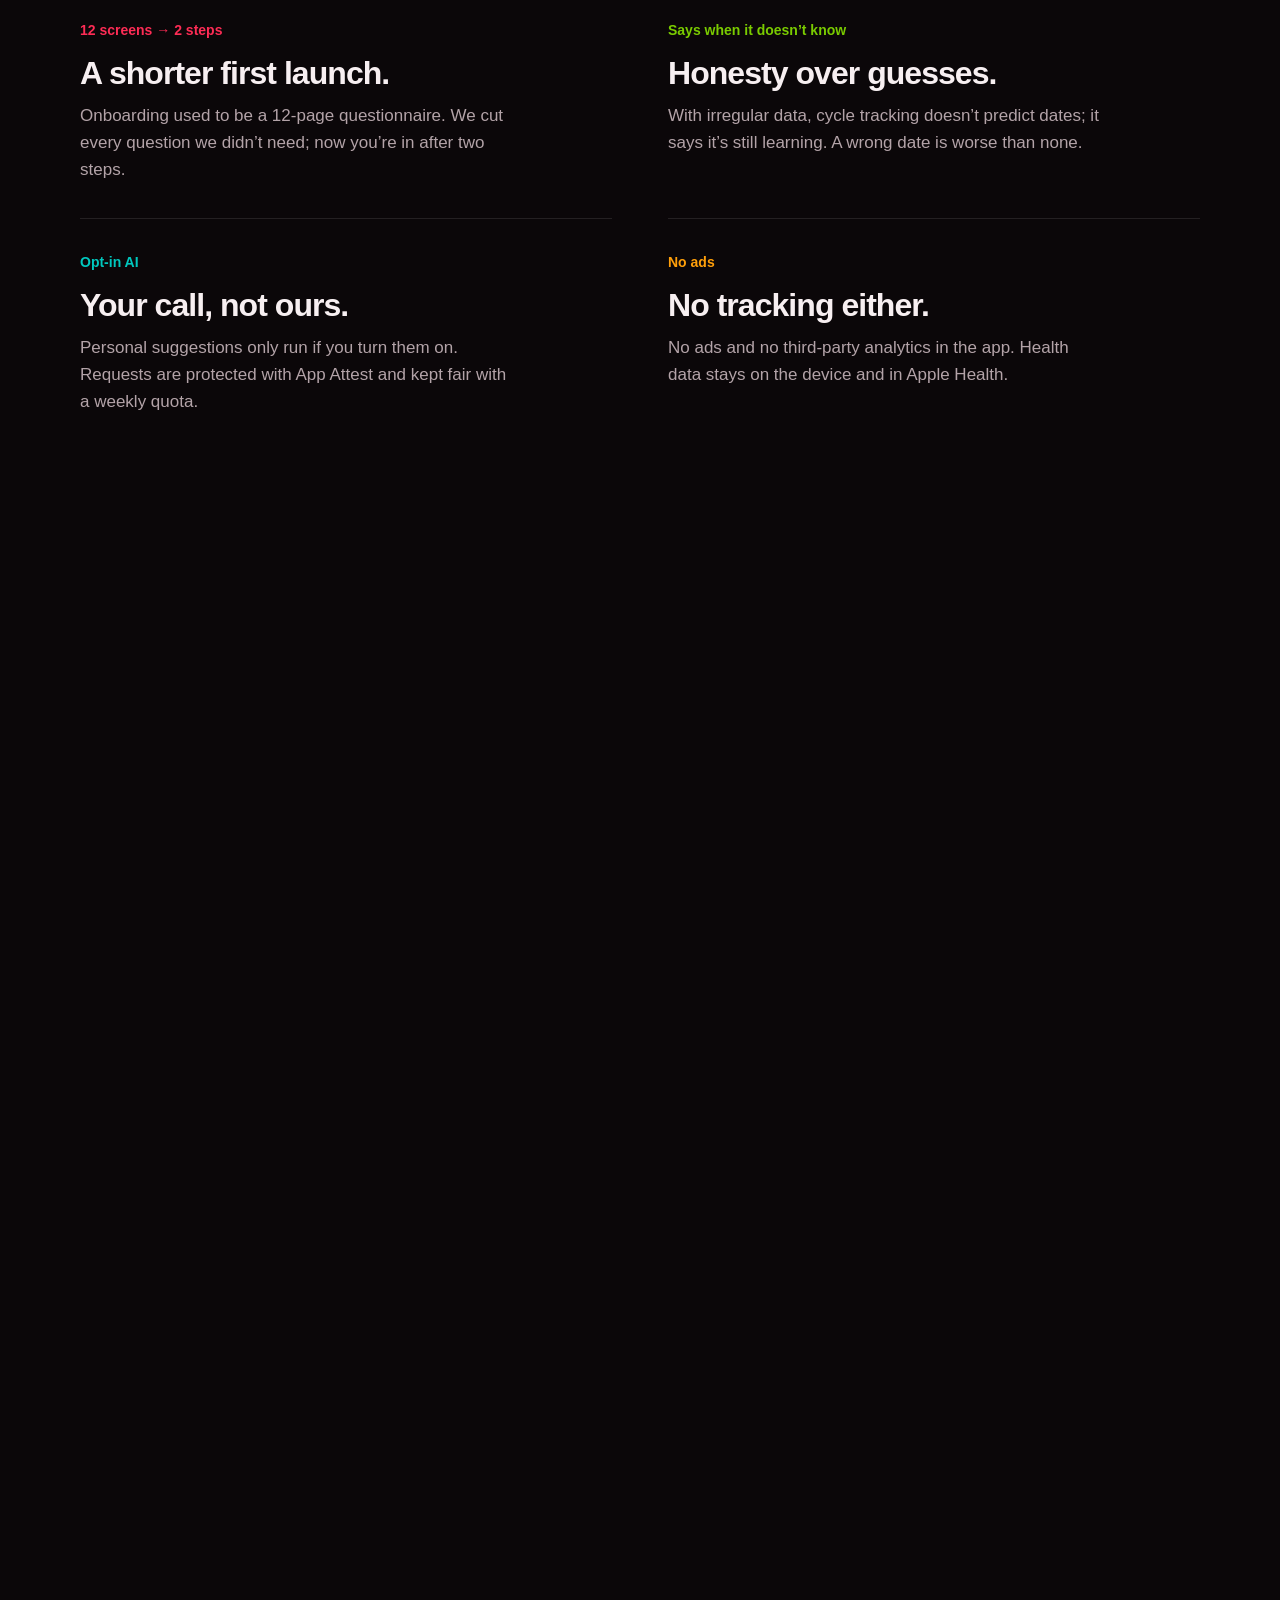
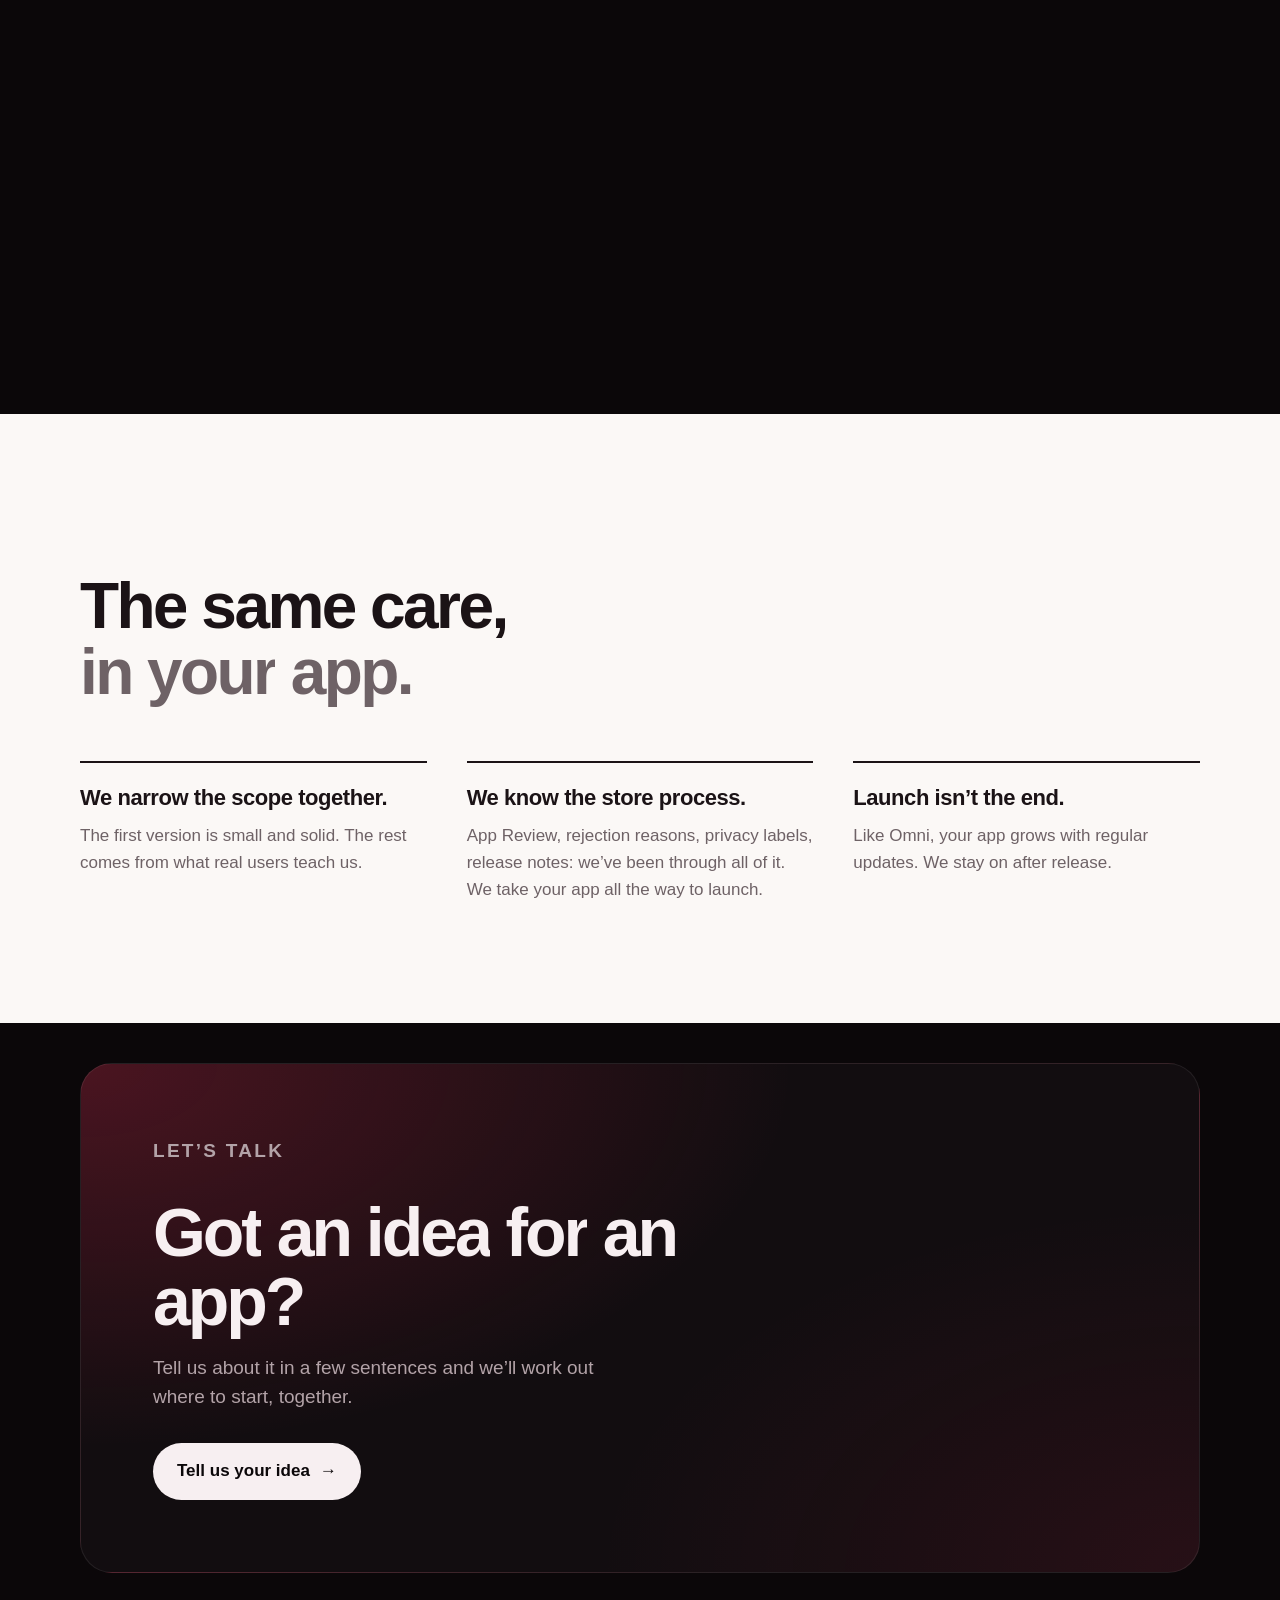
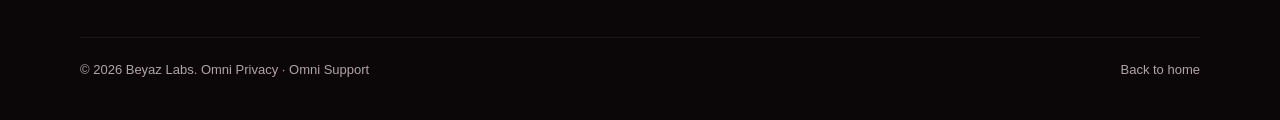
<file: en/omni/index.html>
<!doctype html>
<html lang="en">
<head>
<meta charset="utf-8">
<meta name="viewport" content="width=device-width, initial-scale=1, viewport-fit=cover">
<title>Omni Health case study — Beyaz Labs</title>
<meta name="description" content="Beyaz Labs designed, built, translated and shipped Omni Health. The story of how we approach an app.">
<meta name="theme-color" content="#0B0709">
<link rel="canonical" href="https://beyazlabs.com/en/omni/">
<link rel="alternate" hreflang="en" href="https://beyazlabs.com/en/omni/">
<link rel="alternate" hreflang="tr" href="https://beyazlabs.com/tr/omni/">
<link rel="icon" href="../../favicon.svg" type="image/svg+xml">
<link rel="icon" href="../../img/favicon-32.png" sizes="32x32">
<link rel="apple-touch-icon" href="../../img/apple-touch-icon.png">
<meta property="og:title" content="Omni Health case study — Beyaz Labs">
<meta property="og:description" content="Beyaz Labs designed, built, translated and shipped Omni Health. The story of how we approach an app.">
<meta property="og:image" content="https://beyazlabs.com/img/omni-today.png">
<link rel="stylesheet" href="../../site.css?v=202610101750">
</head>
<body>
  <nav class="top" aria-label="Main">
    <div class="wrap">
      <a class="brand" href="../">Beyaz <span>Labs</span></a>
      <ul>
        <li class="hide-m"><a href="../#services">Services</a></li>
        <li><a href="../#work">Work</a></li>
        <li class="hide-m"><a href="../#contact">Contact</a></li>
        <li><span class="lang" aria-label="Language">
          <a href="../../en/omni/" data-l="en" hreflang="en" lang="en" aria-current="true">EN</a>
          <a href="../../tr/omni/" data-l="tr" hreflang="tr" lang="tr" >TR</a>
        </span></li>
      </ul>
    </div>
  </nav>

  <header class="hero cs-hero">
    <div class="wrap copy" id="heroCopy">
      <img class="cs-icon" src="../../img/omni-icon.png" alt="Omni Health app icon" width="72" height="72">
      <p class="avail"><span class="mark" aria-hidden="true"></span>Case study · Omni Health</p>
      <h1>An app that thinks like a dietitian.</h1>
      <p class="lead"><span>We made Omni Health end to end, from design and code to translation and the App Store.</span> <span>It shows how we approach an app better than anything we could write.</span></p>
      <div class="cs-cta">
        <a class="badge-link" href="https://apps.apple.com/app/id6775592612" aria-label="Download Omni Health on the App Store">
          <img src="../../img/app-store-badge.svg" alt="Download on the App Store" width="160" height="53">
        </a>
      </div>
    </div>
    <div class="stage" id="stage" aria-hidden="true">
      <img class="device d1" src="../../img/omni-rhythm.png" alt="">
      <img class="device d2" src="../../img/omni-today.png" alt="">
      <img class="device d3" src="../../img/omni-cook.png" alt="">
    </div>
  </header>

  <section class="cs-stats" aria-label="Omni Health at a glance">
    <div class="wrap">
      <dl>
        <div class="reveal"><dt>22</dt><dd>languages, live</dd></div><div class="reveal"><dt>6</dt><dd>major releases, 1.0 to 1.5</dd></div><div class="reveal"><dt>3</dt><dd>devices: iPhone, iPad, Apple Watch</dd></div><div class="reveal"><dt>0</dt><dd>ads or trackers</dd></div>
      </dl>
    </div>
  </section>

  <section class="cs-story">
    <div class="wrap">
      <p class="eyebrow reveal">The story</p>
      <h2 class="sec-h reveal split">Not more data. <em>The next step.</em></h2>
      <div class="cs-rows">
        <div class="cs-row reveal"><span class="k">The problem</span><h3>Health apps show data. They don’t decide.</h3><p>Most nutrition apps split the day into rings, charts and percentages. The data is there, but the answer to “what should I do now?” isn’t.</p></div><div class="cs-row reveal"><span class="k">The approach</span><h3>One sentence instead of a chart.</h3><p>Omni reads your day from Apple Health (water, meals, workouts and sleep) and tells you the one thing worth doing next, in a single sentence. Like a dietitian: listen first, then suggest.</p></div><div class="cs-row reveal"><span class="k">The product</span><h3>Live in 22 languages.</h3><p>Omni is on iPhone, iPad and Apple Watch today. It grew through six major releases in 2026, each shaped by what we learned from the one before.</p></div>
      </div>
    </div>
  </section>

  <section class="cs-decisions">
    <div class="wrap">
      <p class="eyebrow reveal">Decisions</p>
      <h2 class="sec-h reveal split">Good products are <em>decisions.</em></h2>
      <div class="cs-dec">
        <article class="reveal" style="--c:#FE2C55"><span class="tag">12 screens → 2 steps</span><h3>A shorter first launch.</h3><p>Onboarding used to be a 12-page questionnaire. We cut every question we didn’t need; now you’re in after two steps.</p></article><article class="reveal" style="--c:#7ACB00"><span class="tag">Says when it doesn’t know</span><h3>Honesty over guesses.</h3><p>With irregular data, cycle tracking doesn’t predict dates; it says it’s still learning. A wrong date is worse than none.</p></article><article class="reveal" style="--c:#00C7BE"><span class="tag">Opt-in AI</span><h3>Your call, not ours.</h3><p>Personal suggestions only run if you turn them on. Requests are protected with App Attest and kept fair with a weekly quota.</p></article><article class="reveal" style="--c:#FF9F0A"><span class="tag">No ads</span><h3>No tracking either.</h3><p>No ads and no third-party analytics in the app. Health data stays on the device and in Apple Health.</p></article>
      </div>
    </div>
  </section>

  <section class="cs-craft">
    <div class="wrap">
      <p class="eyebrow reveal">Craft</p>
      <h2 class="sec-h reveal split">Including the parts <em>you never see.</em></h2>
      <div class="cs-craft-grid">
        <figure class="reveal"><img src="../../img/omni-rhythm.png" alt="Omni Health Rhythm screen" loading="lazy"><figcaption>Rhythm: this week next to last week.</figcaption></figure>
        <figure class="reveal"><img src="../../img/omni-recipe.png" alt="Omni Health recipe screen" loading="lazy"><figcaption>A recipe chosen for your day.</figcaption></figure>
        <figure class="reveal"><img src="../../img/omni-cook.png" alt="Omni Health cook mode" loading="lazy"><figcaption>Cook mode: step by step, with timers.</figcaption></figure>
      </div>
      <ul class="cs-list">
        <li class="reveal"><b>Two-way Apple Health sync.</b> Water, meals, workouts and sleep, deletions included.</li><li class="reveal"><b>An Apple Watch app.</b> Log water and meals from your wrist.</li><li class="reveal"><b>Live Activity timers.</b> A countdown on the Lock Screen while you cook.</li><li class="reveal"><b>Widgets and Siri.</b> Log without opening the app.</li><li class="reveal"><b>Meal scanning with the camera.</b> Several foods on one plate, and barcodes.</li><li class="reveal"><b>A real iPad layout.</b> A big screen that behaves like one.</li><li class="reveal"><b>22 languages.</b> The app and its App Store pages are both localised.</li>
      </ul>
    </div>
  </section>

  <section class="cs-you">
    <div class="wrap">
      <p class="eyebrow reveal">Your project</p>
      <h2 class="sec-h reveal split">The same care, <em>in your app.</em></h2>
      <div class="cs-cols">
        <div class="reveal"><h3>We narrow the scope together.</h3><p>The first version is small and solid. The rest comes from what real users teach us.</p></div><div class="reveal"><h3>We know the store process.</h3><p>App Review, rejection reasons, privacy labels, release notes: we’ve been through all of it. We take your app all the way to launch.</p></div><div class="reveal"><h3>Launch isn’t the end.</h3><p>Like Omni, your app grows with regular updates. We stay on after release.</p></div>
      </div>
    </div>
  </section>

  <section class="contact" id="contact">
    <div class="wrap">
      <div class="box reveal">
        <p class="eyebrow">Let’s talk</p>
        <h2 class="split">Got an idea for an app?</h2>
        <p>Tell us about it in a few sentences and we’ll work out where to start, together.</p>
        <div class="actions">
          <a class="btn-light" href="../?svc=phone#contact">Tell us your idea <span aria-hidden="true">→</span></a>
        </div>
      </div>
    </div>
  </section>

  <footer>
    <div class="wrap">
      <div class="legal">
        <span>© 2026 Beyaz Labs. <a href="../../privacypolicy.html">Omni Privacy</a> · <a href="../../support.html">Omni Support</a></span>
        <span><a href="../">Back to home</a></span>
      </div>
    </div>
  </footer>
<script src="../../site.js?v=202610101750"></script>
</body>
</html>
</file>
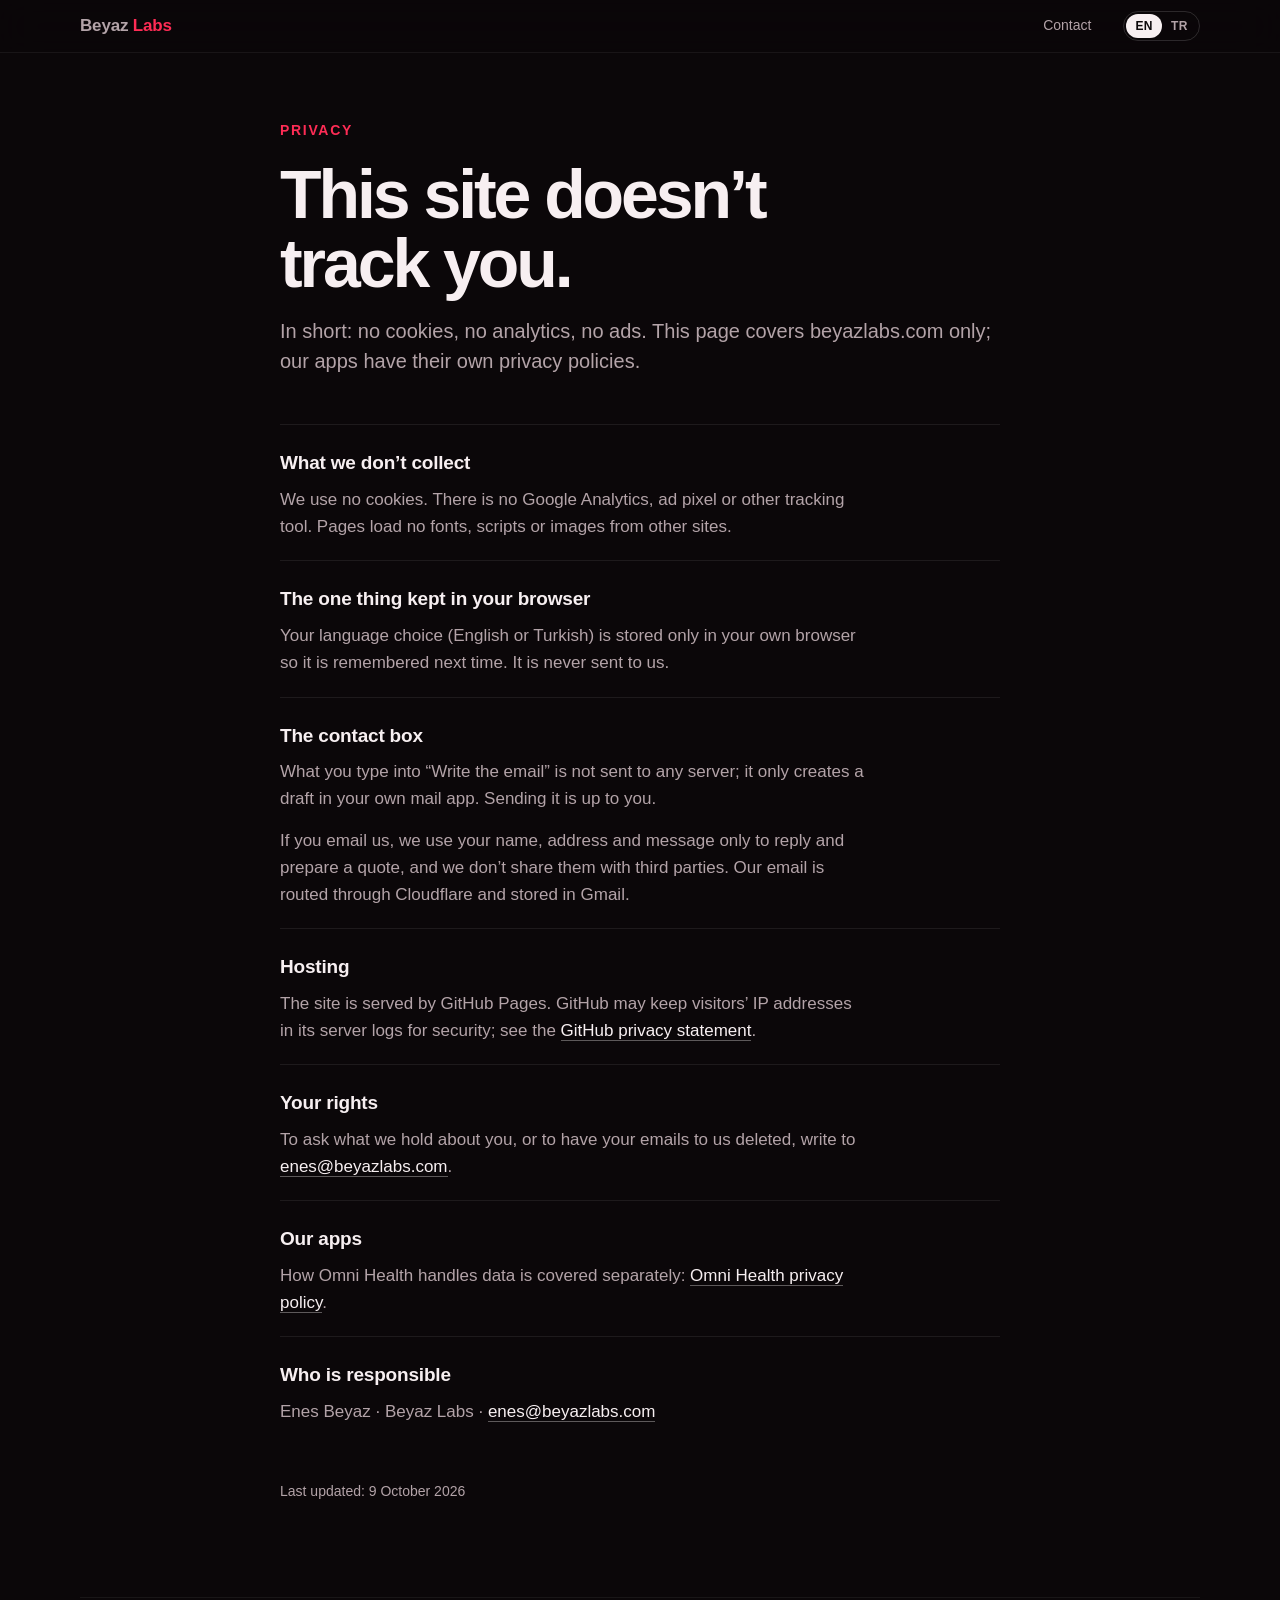
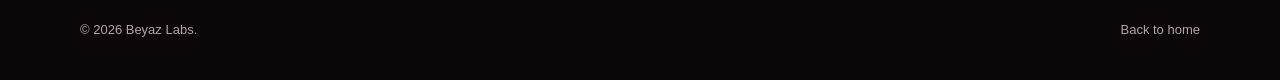
<file: en/privacy/index.html>
<!doctype html>
<html lang="en">
<head>
<meta charset="utf-8">
<meta name="viewport" content="width=device-width, initial-scale=1, viewport-fit=cover">
<title>Site privacy — Beyaz Labs</title>
<meta name="description" content="What does beyazlabs.com collect? In short: almost nothing.">
<meta name="theme-color" content="#0B0709">
<link rel="canonical" href="https://beyazlabs.com/en/privacy/">
<link rel="alternate" hreflang="en" href="https://beyazlabs.com/en/privacy/">
<link rel="alternate" hreflang="tr" href="https://beyazlabs.com/tr/gizlilik/">
<link rel="icon" href="../../favicon.svg" type="image/svg+xml">
<link rel="icon" href="../../img/favicon-32.png" sizes="32x32">
<link rel="apple-touch-icon" href="../../img/apple-touch-icon.png">
<link rel="stylesheet" href="../../site.css?v=202610101750">
</head>
<body class="doc-page">
  <nav class="top" aria-label="Main">
    <div class="wrap">
      <a class="brand" href="../">Beyaz <span>Labs</span></a>
      <ul>
        <li><a href="../#contact">Contact</a></li>
        <li><span class="lang" aria-label="Language">
          <a href="../../en/privacy/" data-l="en" hreflang="en" lang="en" aria-current="true">EN</a>
          <a href="../../tr/gizlilik/" data-l="tr" hreflang="tr" lang="tr" >TR</a>
        </span></li>
      </ul>
    </div>
  </nav>
  <main class="doc">
    <div class="wrap">
      <p class="eyebrow">Privacy</p>
      <h1>This site doesn’t track you.</h1>
      <p class="lead">In short: no cookies, no analytics, no ads. This page covers beyazlabs.com only; our apps have their own privacy policies.</p>
      <section><h2>What we don’t collect</h2><p>We use no cookies. There is no Google Analytics, ad pixel or other tracking tool. Pages load no fonts, scripts or images from other sites.</p></section><section><h2>The one thing kept in your browser</h2><p>Your language choice (English or Turkish) is stored only in your own browser so it is remembered next time. It is never sent to us.</p></section><section><h2>The contact box</h2><p>What you type into “Write the email” is not sent to any server; it only creates a draft in your own mail app. Sending it is up to you.</p><p>If you email us, we use your name, address and message only to reply and prepare a quote, and we don’t share them with third parties. Our email is routed through Cloudflare and stored in Gmail.</p></section><section><h2>Hosting</h2><p>The site is served by GitHub Pages. GitHub may keep visitors’ IP addresses in its server logs for security; see the <a href="https://docs.github.com/site-policy/privacy-policies/github-general-privacy-statement">GitHub privacy statement</a>.</p></section><section><h2>Your rights</h2><p>To ask what we hold about you, or to have your emails to us deleted, write to <a href="mailto:enes@beyazlabs.com">enes@beyazlabs.com</a>.</p></section><section><h2>Our apps</h2><p>How Omni Health handles data is covered separately: <a href="../../privacypolicy.html">Omni Health privacy policy</a>.</p></section><section><h2>Who is responsible</h2><p>Enes Beyaz · Beyaz Labs · <a href="mailto:enes@beyazlabs.com">enes@beyazlabs.com</a></p></section>
      <p class="updated">Last updated: 9 October 2026</p>
    </div>
  </main>
  <footer>
    <div class="wrap">
      <div class="legal">
        <span>© 2026 Beyaz Labs.</span>
        <span><a href="../">Back to home</a></span>
      </div>
    </div>
  </footer>
<script>document.querySelectorAll('.lang a').forEach(a=>a.addEventListener('click',()=>{try{localStorage.setItem('lang',a.dataset.l)}catch(e){}}));</script>
</body>
</html>
</file>
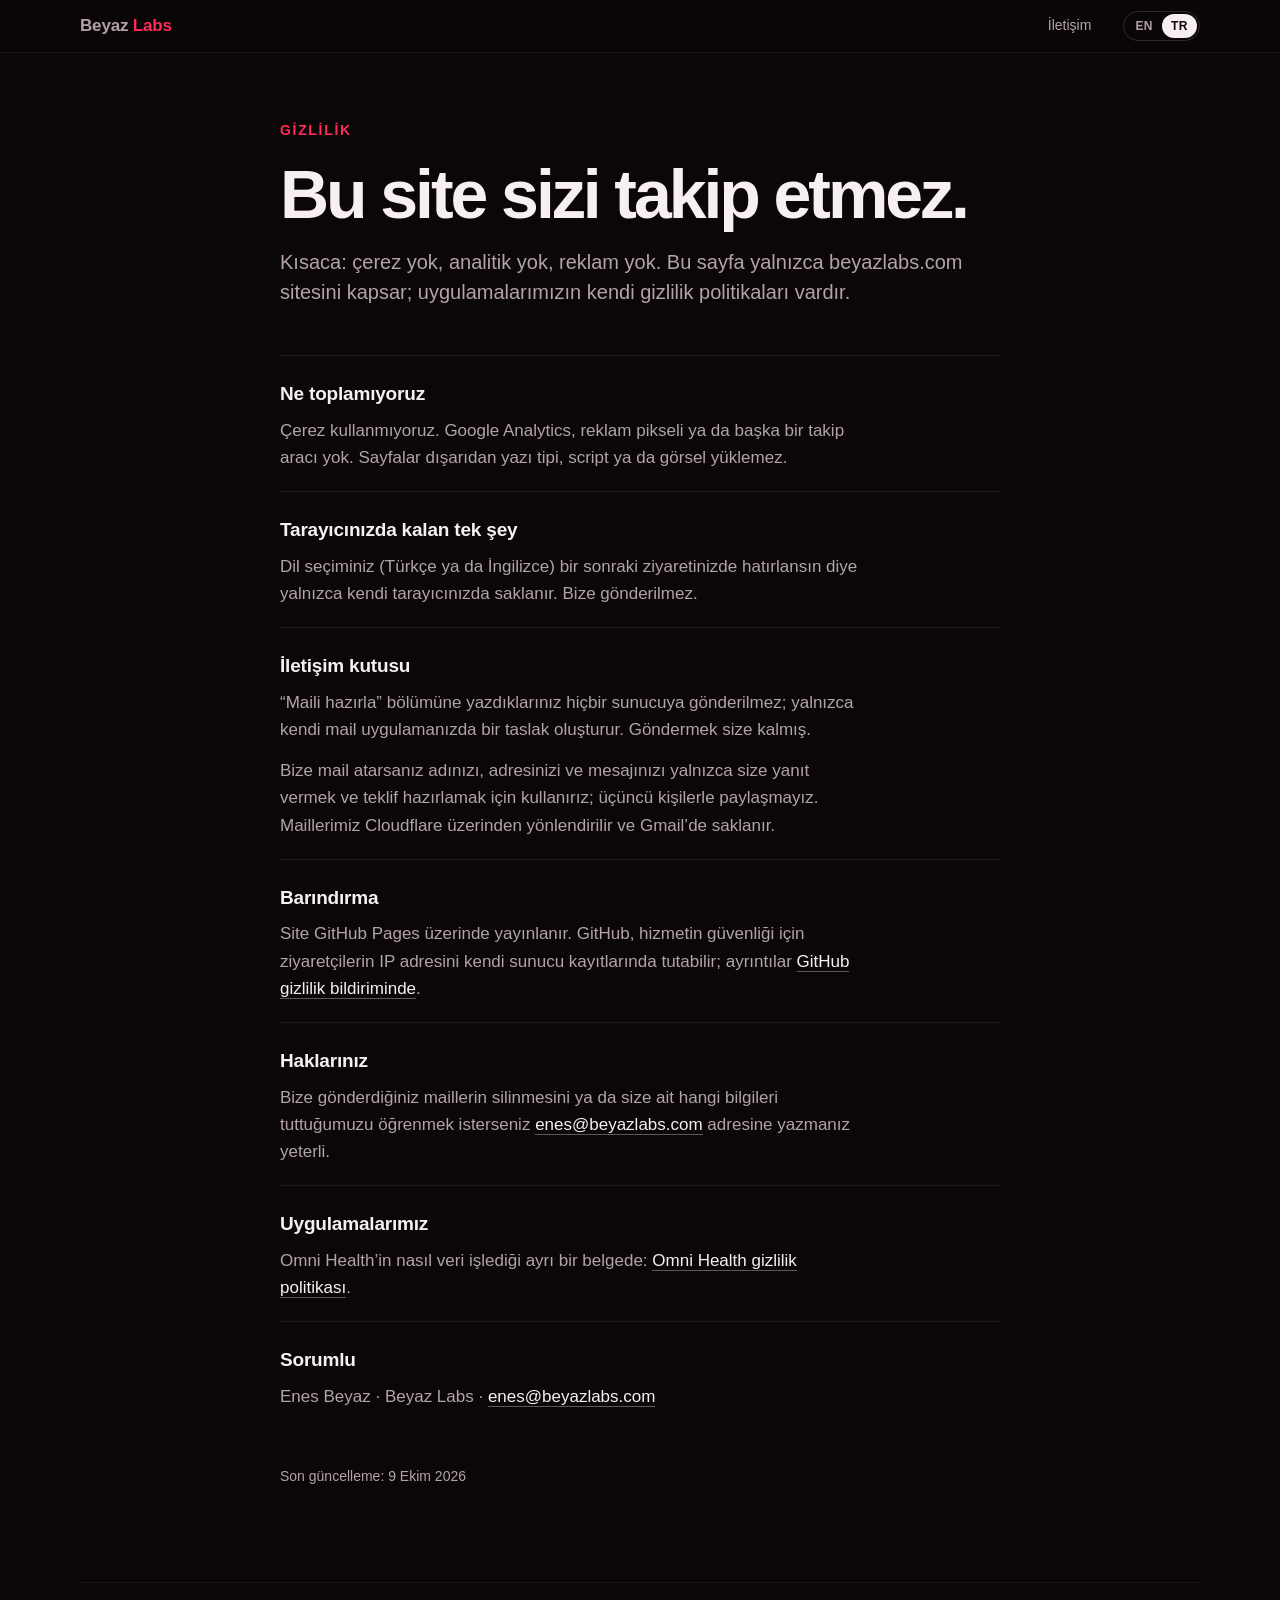
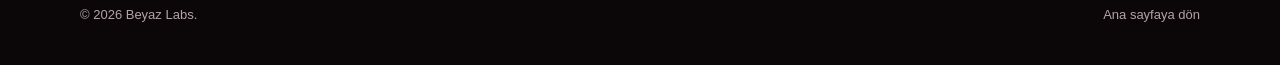
<file: tr/gizlilik/index.html>
<!doctype html>
<html lang="tr">
<head>
<meta charset="utf-8">
<meta name="viewport" content="width=device-width, initial-scale=1, viewport-fit=cover">
<title>Site gizliliği — Beyaz Labs</title>
<meta name="description" content="beyazlabs.com hangi verileri topluyor? Kısaca: neredeyse hiçbirini.">
<meta name="theme-color" content="#0B0709">
<link rel="canonical" href="https://beyazlabs.com/tr/gizlilik/">
<link rel="alternate" hreflang="en" href="https://beyazlabs.com/en/privacy/">
<link rel="alternate" hreflang="tr" href="https://beyazlabs.com/tr/gizlilik/">
<link rel="icon" href="../../favicon.svg" type="image/svg+xml">
<link rel="icon" href="../../img/favicon-32.png" sizes="32x32">
<link rel="apple-touch-icon" href="../../img/apple-touch-icon.png">
<link rel="stylesheet" href="../../site.css?v=202610101750">
</head>
<body class="doc-page">
  <nav class="top" aria-label="Main">
    <div class="wrap">
      <a class="brand" href="../">Beyaz <span>Labs</span></a>
      <ul>
        <li><a href="../#contact">İletişim</a></li>
        <li><span class="lang" aria-label="Language">
          <a href="../../en/privacy/" data-l="en" hreflang="en" lang="en" >EN</a>
          <a href="../../tr/gizlilik/" data-l="tr" hreflang="tr" lang="tr" aria-current="true">TR</a>
        </span></li>
      </ul>
    </div>
  </nav>
  <main class="doc">
    <div class="wrap">
      <p class="eyebrow">Gizlilik</p>
      <h1>Bu site sizi takip etmez.</h1>
      <p class="lead">Kısaca: çerez yok, analitik yok, reklam yok. Bu sayfa yalnızca beyazlabs.com sitesini kapsar; uygulamalarımızın kendi gizlilik politikaları vardır.</p>
      <section><h2>Ne toplamıyoruz</h2><p>Çerez kullanmıyoruz. Google Analytics, reklam pikseli ya da başka bir takip aracı yok. Sayfalar dışarıdan yazı tipi, script ya da görsel yüklemez.</p></section><section><h2>Tarayıcınızda kalan tek şey</h2><p>Dil seçiminiz (Türkçe ya da İngilizce) bir sonraki ziyaretinizde hatırlansın diye yalnızca kendi tarayıcınızda saklanır. Bize gönderilmez.</p></section><section><h2>İletişim kutusu</h2><p>“Maili hazırla” bölümüne yazdıklarınız hiçbir sunucuya gönderilmez; yalnızca kendi mail uygulamanızda bir taslak oluşturur. Göndermek size kalmış.</p><p>Bize mail atarsanız adınızı, adresinizi ve mesajınızı yalnızca size yanıt vermek ve teklif hazırlamak için kullanırız; üçüncü kişilerle paylaşmayız. Maillerimiz Cloudflare üzerinden yönlendirilir ve Gmail’de saklanır.</p></section><section><h2>Barındırma</h2><p>Site GitHub Pages üzerinde yayınlanır. GitHub, hizmetin güvenliği için ziyaretçilerin IP adresini kendi sunucu kayıtlarında tutabilir; ayrıntılar <a href="https://docs.github.com/site-policy/privacy-policies/github-general-privacy-statement">GitHub gizlilik bildiriminde</a>.</p></section><section><h2>Haklarınız</h2><p>Bize gönderdiğiniz maillerin silinmesini ya da size ait hangi bilgileri tuttuğumuzu öğrenmek isterseniz <a href="mailto:enes@beyazlabs.com">enes@beyazlabs.com</a> adresine yazmanız yeterli.</p></section><section><h2>Uygulamalarımız</h2><p>Omni Health’in nasıl veri işlediği ayrı bir belgede: <a href="../../privacypolicy.html">Omni Health gizlilik politikası</a>.</p></section><section><h2>Sorumlu</h2><p>Enes Beyaz · Beyaz Labs · <a href="mailto:enes@beyazlabs.com">enes@beyazlabs.com</a></p></section>
      <p class="updated">Son güncelleme: 9 Ekim 2026</p>
    </div>
  </main>
  <footer>
    <div class="wrap">
      <div class="legal">
        <span>© 2026 Beyaz Labs.</span>
        <span><a href="../">Ana sayfaya dön</a></span>
      </div>
    </div>
  </footer>
<script>document.querySelectorAll('.lang a').forEach(a=>a.addEventListener('click',()=>{try{localStorage.setItem('lang',a.dataset.l)}catch(e){}}));</script>
</body>
</html>
</file>
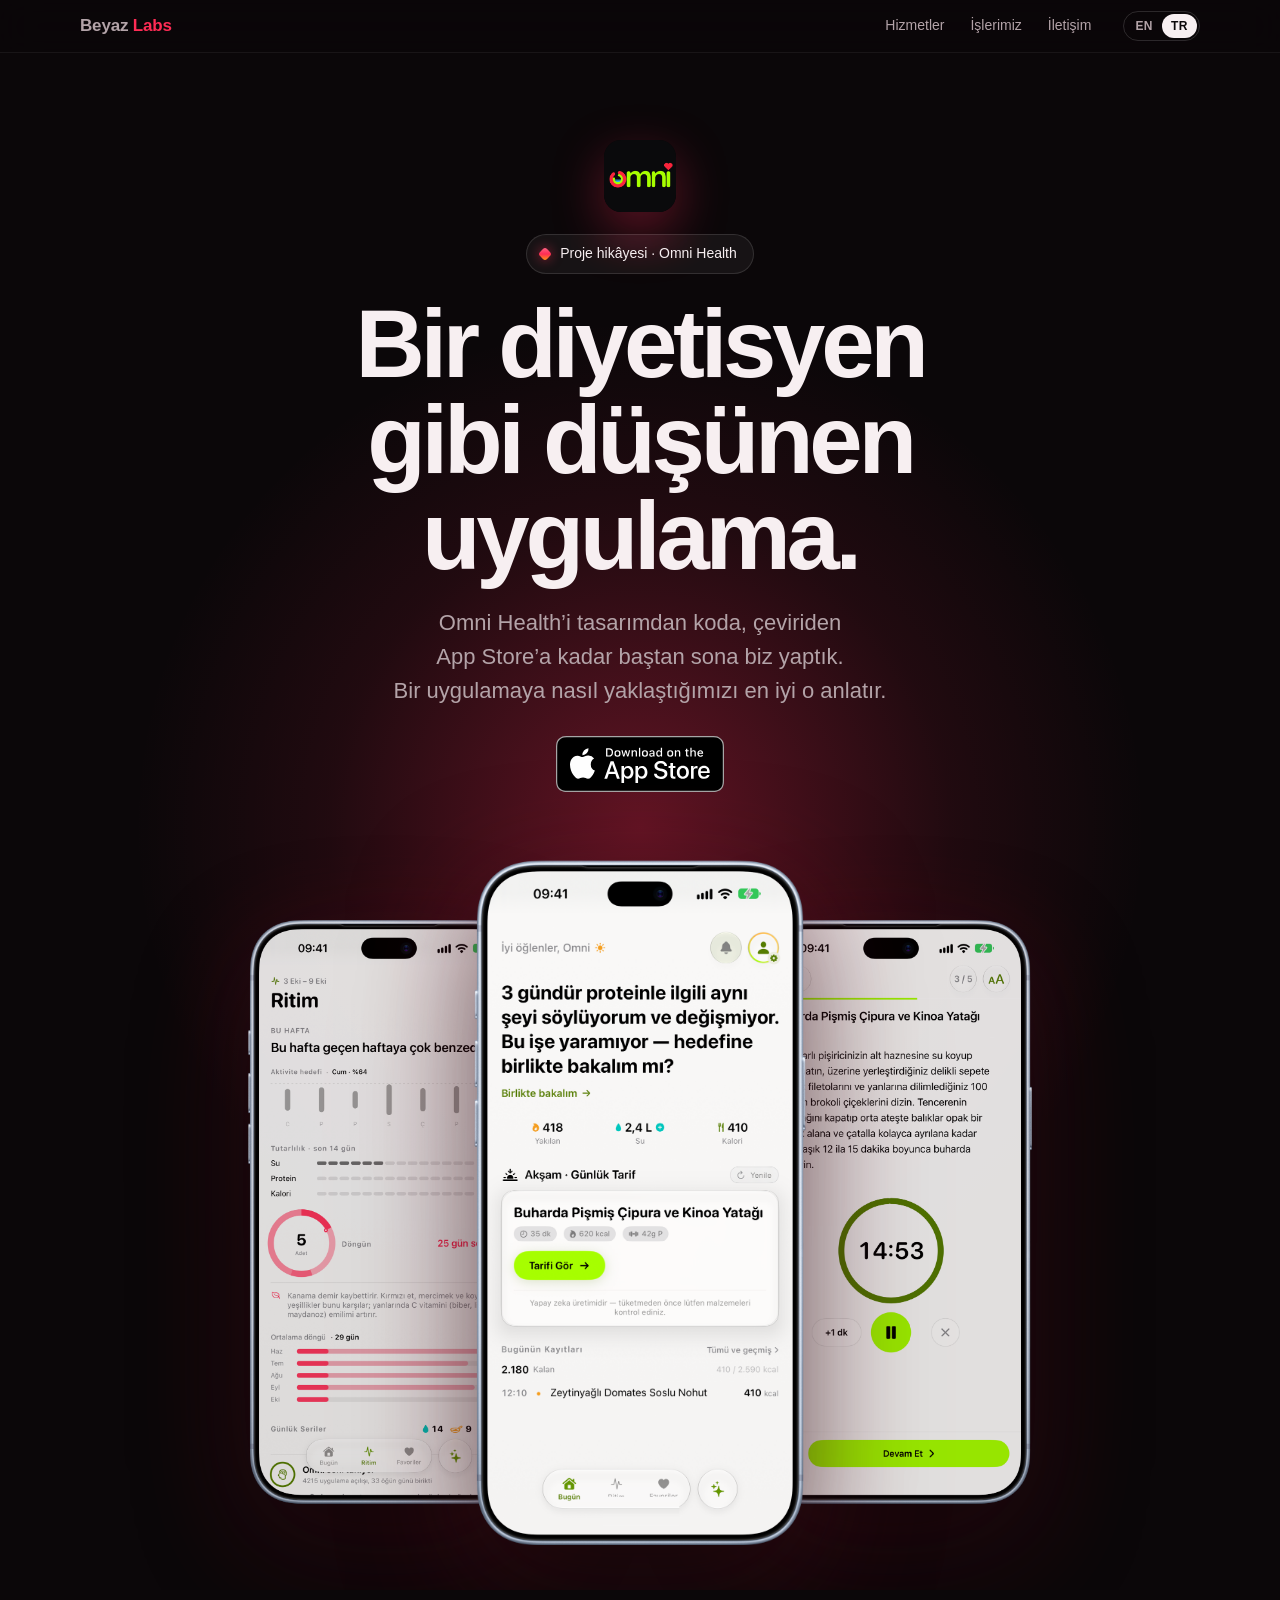
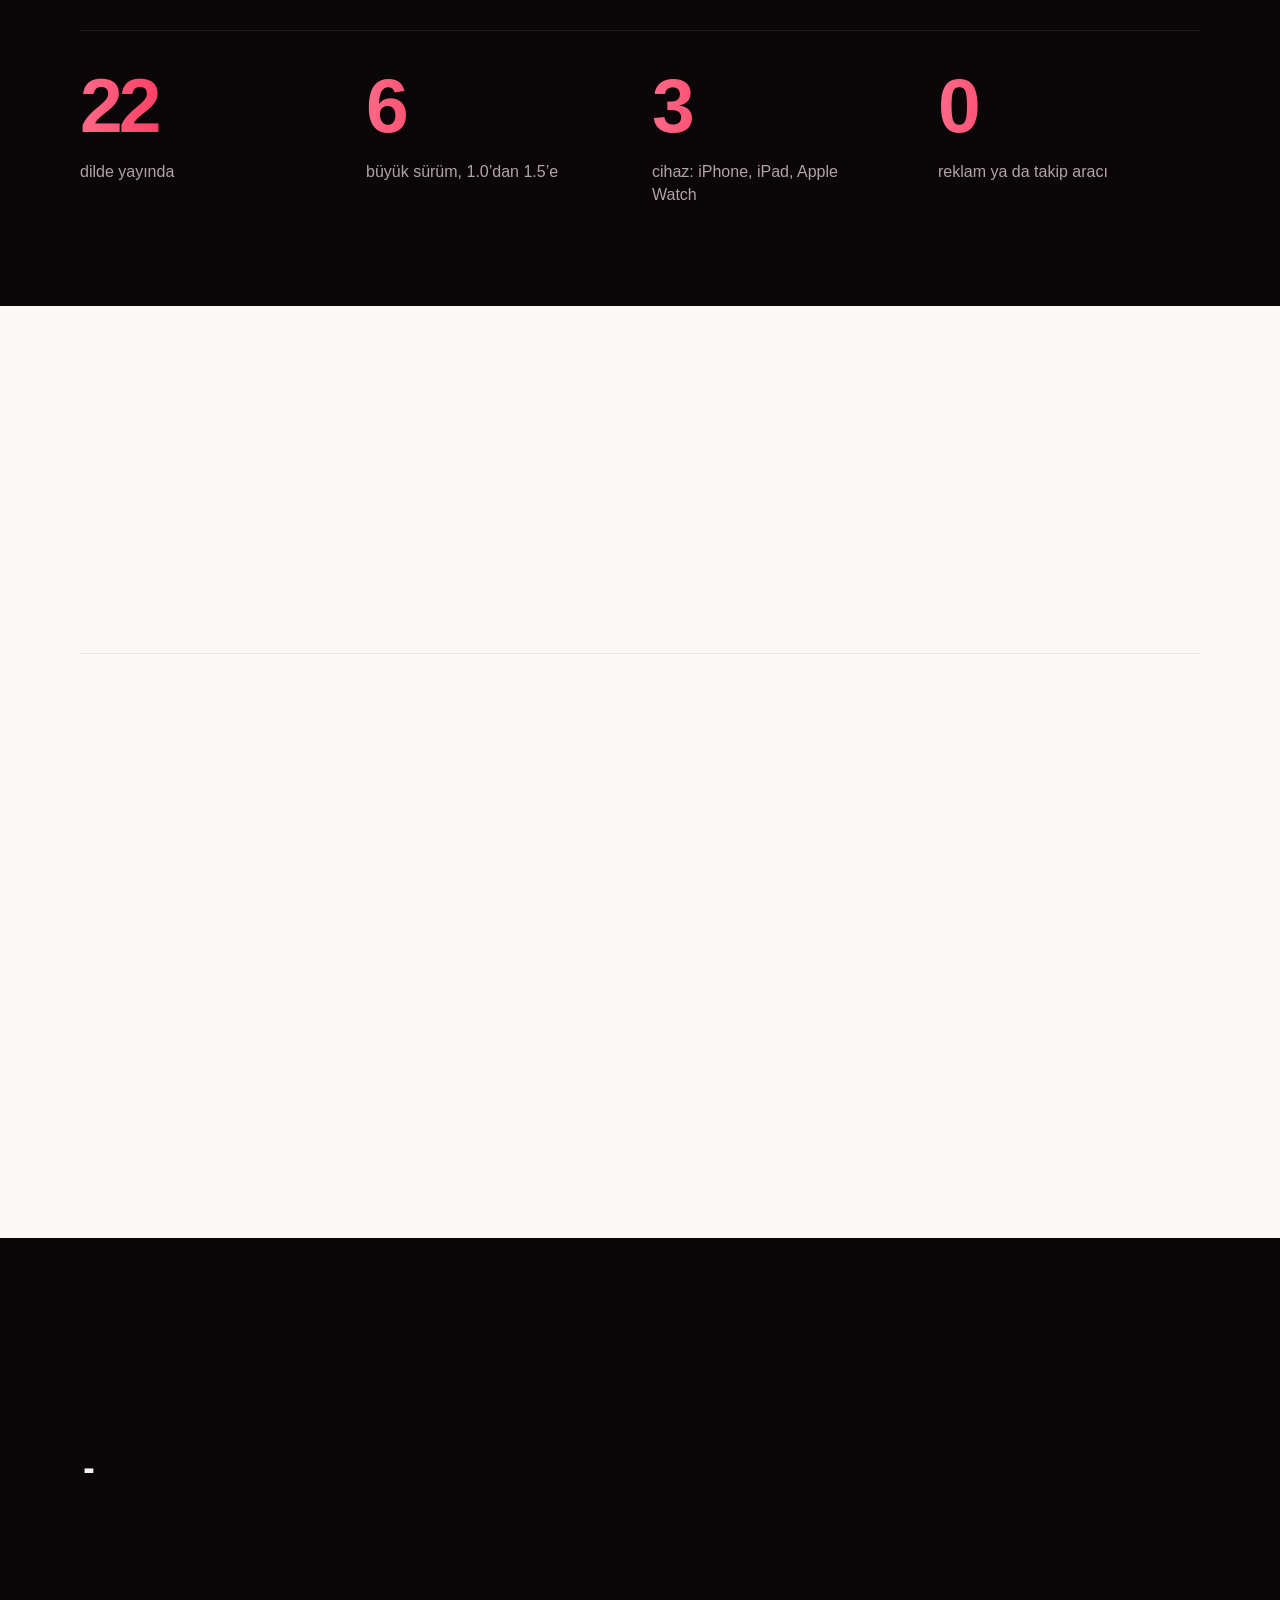
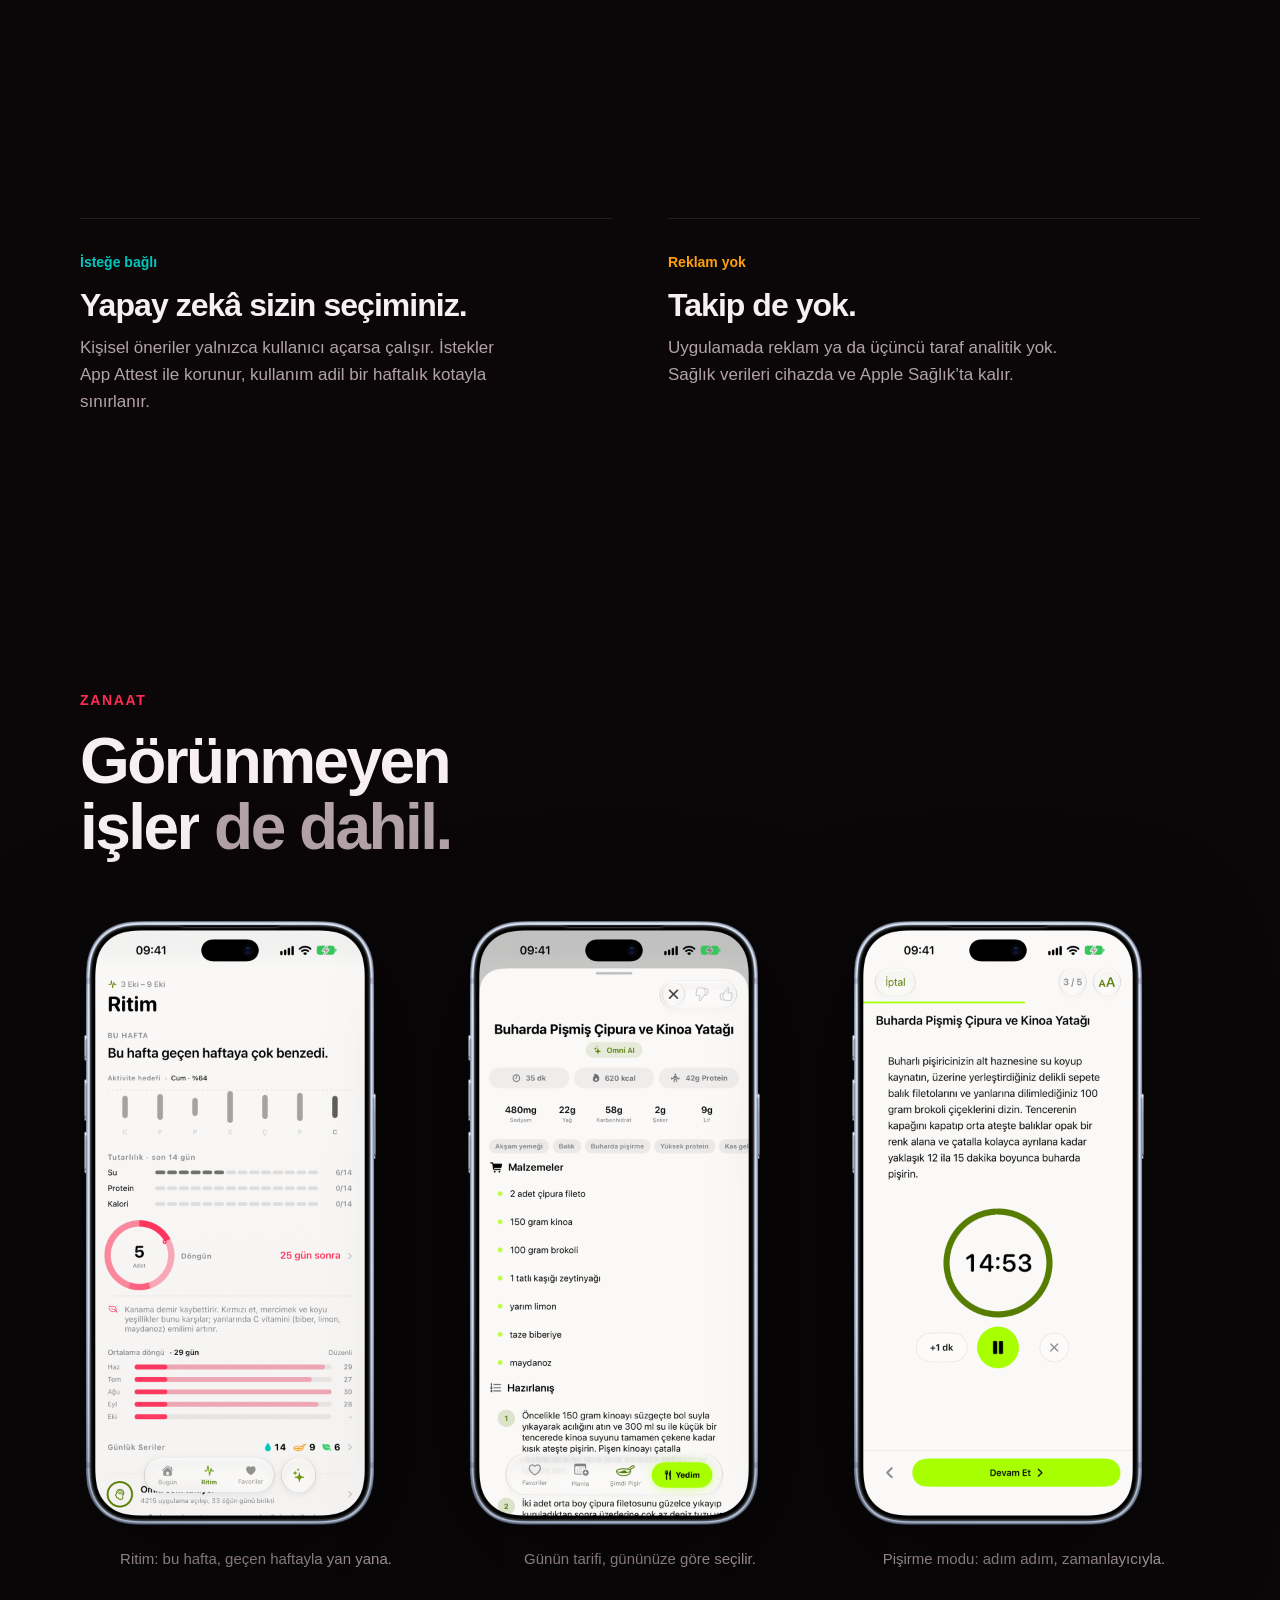
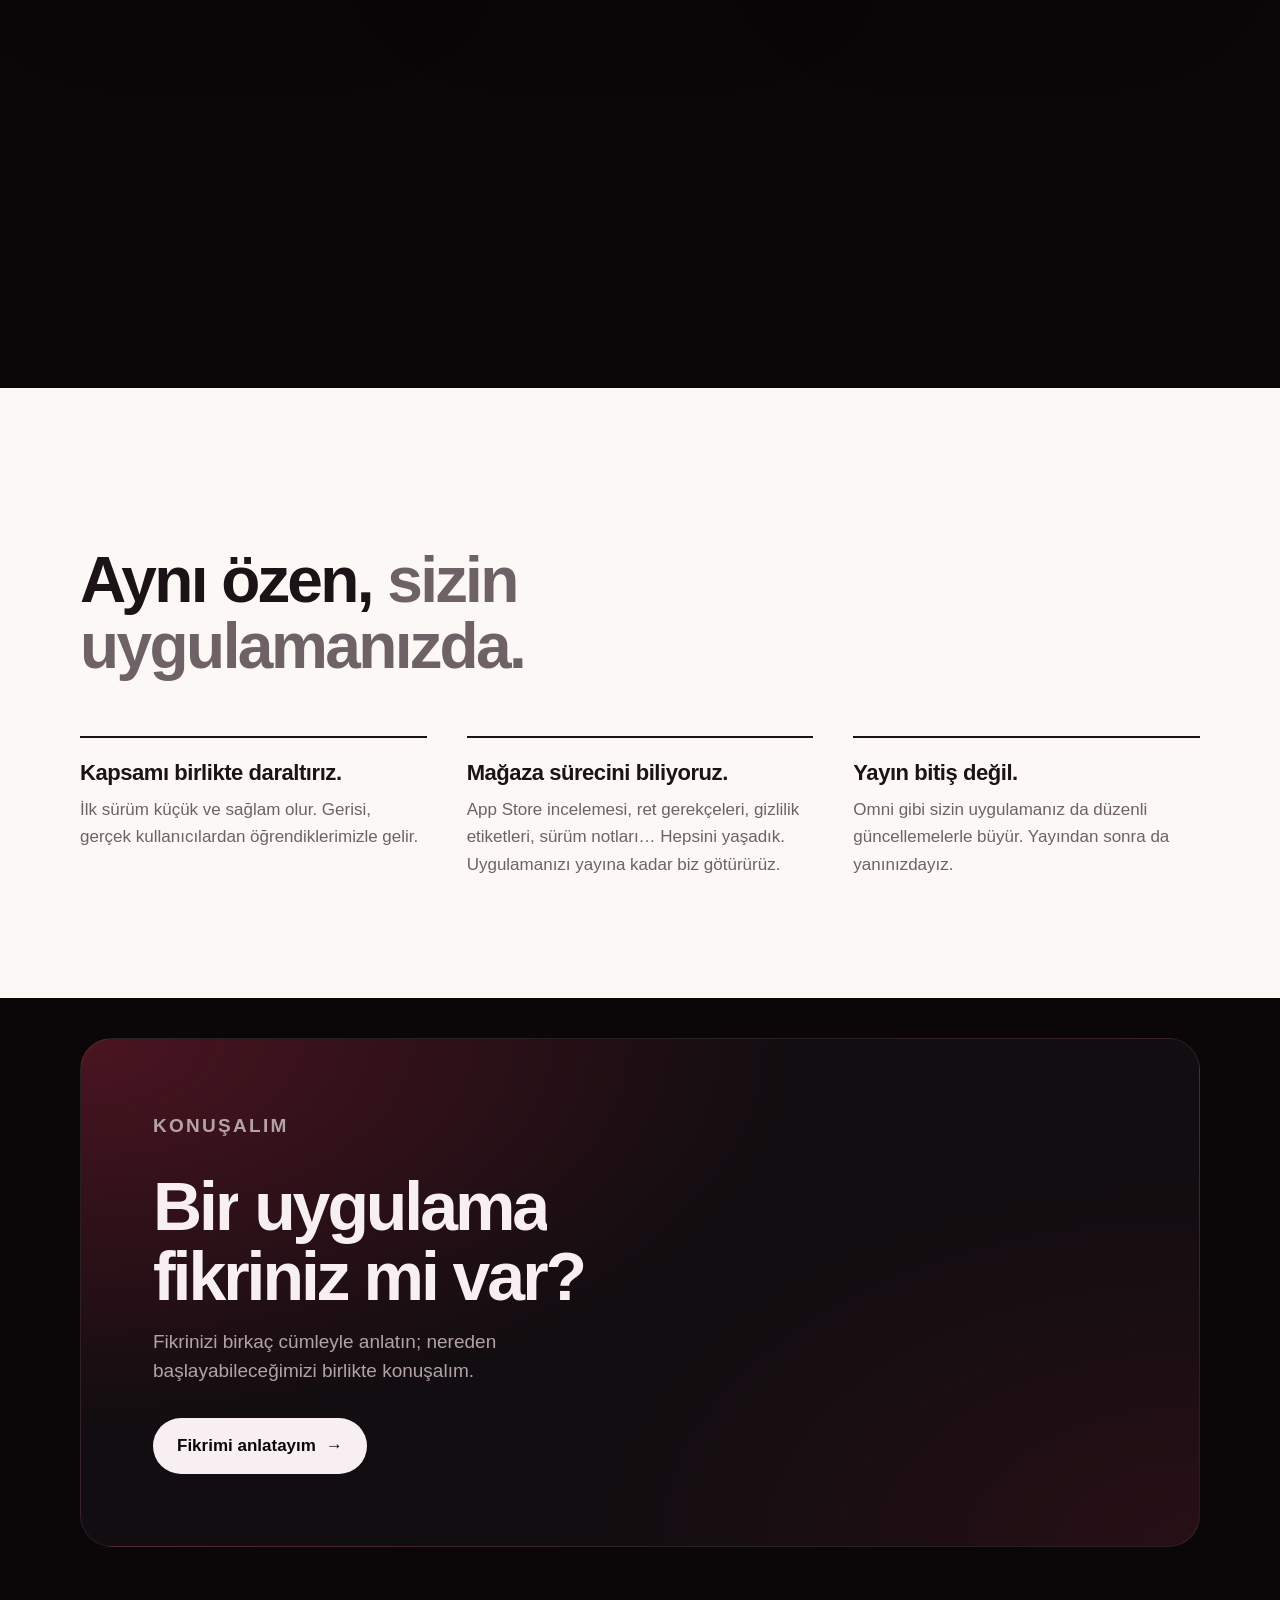
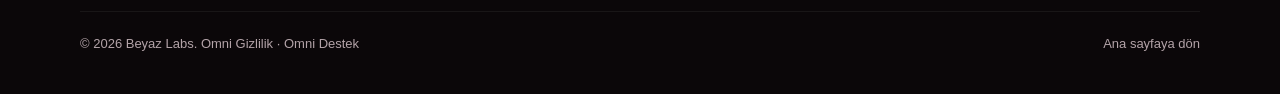
<file: tr/omni/index.html>
<!doctype html>
<html lang="tr">
<head>
<meta charset="utf-8">
<meta name="viewport" content="width=device-width, initial-scale=1, viewport-fit=cover">
<title>Omni Health proje hikâyesi — Beyaz Labs</title>
<meta name="description" content="Omni Health’i tasarımdan koda, çeviriden App Store’a kadar Beyaz Labs yaptı. Bir uygulamaya nasıl yaklaştığımızın hikâyesi.">
<meta name="theme-color" content="#0B0709">
<link rel="canonical" href="https://beyazlabs.com/tr/omni/">
<link rel="alternate" hreflang="en" href="https://beyazlabs.com/en/omni/">
<link rel="alternate" hreflang="tr" href="https://beyazlabs.com/tr/omni/">
<link rel="icon" href="../../favicon.svg" type="image/svg+xml">
<link rel="icon" href="../../img/favicon-32.png" sizes="32x32">
<link rel="apple-touch-icon" href="../../img/apple-touch-icon.png">
<meta property="og:title" content="Omni Health proje hikâyesi — Beyaz Labs">
<meta property="og:description" content="Omni Health’i tasarımdan koda, çeviriden App Store’a kadar Beyaz Labs yaptı. Bir uygulamaya nasıl yaklaştığımızın hikâyesi.">
<meta property="og:image" content="https://beyazlabs.com/img/tr/omni-today.png">
<link rel="stylesheet" href="../../site.css?v=202610101750">
</head>
<body>
  <nav class="top" aria-label="Main">
    <div class="wrap">
      <a class="brand" href="../">Beyaz <span>Labs</span></a>
      <ul>
        <li class="hide-m"><a href="../#services">Hizmetler</a></li>
        <li><a href="../#work">İşlerimiz</a></li>
        <li class="hide-m"><a href="../#contact">İletişim</a></li>
        <li><span class="lang" aria-label="Language">
          <a href="../../en/omni/" data-l="en" hreflang="en" lang="en" >EN</a>
          <a href="../../tr/omni/" data-l="tr" hreflang="tr" lang="tr" aria-current="true">TR</a>
        </span></li>
      </ul>
    </div>
  </nav>

  <header class="hero cs-hero">
    <div class="wrap copy" id="heroCopy">
      <img class="cs-icon" src="../../img/omni-icon.png" alt="Omni Health uygulama ikonu" width="72" height="72">
      <p class="avail"><span class="mark" aria-hidden="true"></span>Proje hikâyesi · Omni Health</p>
      <h1>Bir diyetisyen gibi düşünen uygulama.</h1>
      <p class="lead"><span>Omni Health’i tasarımdan koda, çeviriden App Store’a kadar baştan sona biz yaptık.</span> <span>Bir uygulamaya nasıl yaklaştığımızı en iyi o anlatır.</span></p>
      <div class="cs-cta">
        <a class="badge-link" href="https://apps.apple.com/app/id6775592612" aria-label="Omni Health’i App Store’dan indirin">
          <img src="../../img/app-store-badge.svg" alt="Download on the App Store" width="160" height="53">
        </a>
      </div>
    </div>
    <div class="stage" id="stage" aria-hidden="true">
      <img class="device d1" src="../../img/tr/omni-rhythm.png" alt="">
      <img class="device d2" src="../../img/tr/omni-today.png" alt="">
      <img class="device d3" src="../../img/tr/omni-cook.png" alt="">
    </div>
  </header>

  <section class="cs-stats" aria-label="Kısaca Omni Health">
    <div class="wrap">
      <dl>
        <div class="reveal"><dt>22</dt><dd>dilde yayında</dd></div><div class="reveal"><dt>6</dt><dd>büyük sürüm, 1.0’dan 1.5’e</dd></div><div class="reveal"><dt>3</dt><dd>cihaz: iPhone, iPad, Apple Watch</dd></div><div class="reveal"><dt>0</dt><dd>reklam ya da takip aracı</dd></div>
      </dl>
    </div>
  </section>

  <section class="cs-story">
    <div class="wrap">
      <p class="eyebrow reveal">Hikâye</p>
      <h2 class="sec-h reveal split">Veri değil, <em>bir sonraki adım.</em></h2>
      <div class="cs-rows">
        <div class="cs-row reveal"><span class="k">Sorun</span><h3>Sağlık uygulamaları veri gösterir, karar vermez.</h3><p>Çoğu beslenme uygulaması günü halkalara, grafiklere ve yüzdelere böler. Veri oradadır ama “şimdi ne yapmalıyım?” sorusunun cevabı yoktur.</p></div><div class="cs-row reveal"><span class="k">Yaklaşım</span><h3>Grafik yerine tek bir cümle.</h3><p>Omni gününüzü Apple Sağlık’tan okur (su, öğünler, antrenman ve uyku) ve sıradaki en anlamlı adımı tek cümleyle söyler. Bir diyetisyenin yapacağı gibi: önce dinler, sonra önerir.</p></div><div class="cs-row reveal"><span class="k">Ürün</span><h3>22 dilde, App Store’da.</h3><p>Omni bugün iPhone, iPad ve Apple Watch’ta yayında. 2026 boyunca altı büyük sürümle büyüdü; her sürüm, bir öncekinde öğrendiklerimizle şekillendi.</p></div>
      </div>
    </div>
  </section>

  <section class="cs-decisions">
    <div class="wrap">
      <p class="eyebrow reveal">Kararlar</p>
      <h2 class="sec-h reveal split">İyi ürün, <em>verilen kararlardır.</em></h2>
      <div class="cs-dec">
        <article class="reveal" style="--c:#FE2C55"><span class="tag">12 sayfa → 2 adım</span><h3>İlk açılışı kısalttık.</h3><p>Başlangıç 12 sayfalık bir anketti. Gerekmeyen her soruyu çıkardık; artık iki adımda başlıyorsunuz.</p></article><article class="reveal" style="--c:#7ACB00"><span class="tag">Bilmiyorsa söyler</span><h3>Tahmin yerine dürüstlük.</h3><p>Döngü takibi, veriler düzensizken tarih tahmin etmez; hâlâ öğrendiğini açıkça söyler. Yanlış bir tarih, hiç tarih vermemekten kötüdür.</p></article><article class="reveal" style="--c:#00C7BE"><span class="tag">İsteğe bağlı</span><h3>Yapay zekâ sizin seçiminiz.</h3><p>Kişisel öneriler yalnızca kullanıcı açarsa çalışır. İstekler App Attest ile korunur, kullanım adil bir haftalık kotayla sınırlanır.</p></article><article class="reveal" style="--c:#FF9F0A"><span class="tag">Reklam yok</span><h3>Takip de yok.</h3><p>Uygulamada reklam ya da üçüncü taraf analitik yok. Sağlık verileri cihazda ve Apple Sağlık’ta kalır.</p></article>
      </div>
    </div>
  </section>

  <section class="cs-craft">
    <div class="wrap">
      <p class="eyebrow reveal">Zanaat</p>
      <h2 class="sec-h reveal split">Görünmeyen işler <em>de dahil.</em></h2>
      <div class="cs-craft-grid">
        <figure class="reveal"><img src="../../img/tr/omni-rhythm.png" alt="Omni Health Ritim ekranı" loading="lazy"><figcaption>Ritim: bu hafta, geçen haftayla yan yana.</figcaption></figure>
        <figure class="reveal"><img src="../../img/tr/omni-recipe.png" alt="Omni Health tarif ekranı" loading="lazy"><figcaption>Günün tarifi, gününüze göre seçilir.</figcaption></figure>
        <figure class="reveal"><img src="../../img/tr/omni-cook.png" alt="Omni Health pişirme modu" loading="lazy"><figcaption>Pişirme modu: adım adım, zamanlayıcıyla.</figcaption></figure>
      </div>
      <ul class="cs-list">
        <li class="reveal"><b>Apple Sağlık ile iki yönlü senkron.</b> Su, öğün, antrenman ve uyku; silmeler dahil.</li><li class="reveal"><b>Apple Watch uygulaması.</b> Bileğinizden su ve öğün kaydı.</li><li class="reveal"><b>Live Activity zamanlayıcıları.</b> Pişirirken kilit ekranında geri sayım.</li><li class="reveal"><b>Widget’lar ve Siri.</b> Uygulamayı açmadan kayıt.</li><li class="reveal"><b>Kamerayla öğün tarama.</b> Tabaktaki birden fazla yiyecek ve barkodlar.</li><li class="reveal"><b>iPad için ayrı yerleşim.</b> Büyük ekranda büyük ekran gibi davranır.</li><li class="reveal"><b>22 dil.</b> Uygulama da App Store sayfaları da yerelleştirildi.</li>
      </ul>
    </div>
  </section>

  <section class="cs-you">
    <div class="wrap">
      <p class="eyebrow reveal">Sizin projeniz</p>
      <h2 class="sec-h reveal split">Aynı özen, <em>sizin uygulamanızda.</em></h2>
      <div class="cs-cols">
        <div class="reveal"><h3>Kapsamı birlikte daraltırız.</h3><p>İlk sürüm küçük ve sağlam olur. Gerisi, gerçek kullanıcılardan öğrendiklerimizle gelir.</p></div><div class="reveal"><h3>Mağaza sürecini biliyoruz.</h3><p>App Store incelemesi, ret gerekçeleri, gizlilik etiketleri, sürüm notları… Hepsini yaşadık. Uygulamanızı yayına kadar biz götürürüz.</p></div><div class="reveal"><h3>Yayın bitiş değil.</h3><p>Omni gibi sizin uygulamanız da düzenli güncellemelerle büyür. Yayından sonra da yanınızdayız.</p></div>
      </div>
    </div>
  </section>

  <section class="contact" id="contact">
    <div class="wrap">
      <div class="box reveal">
        <p class="eyebrow">Konuşalım</p>
        <h2 class="split">Bir uygulama fikriniz mi var?</h2>
        <p>Fikrinizi birkaç cümleyle anlatın; nereden başlayabileceğimizi birlikte konuşalım.</p>
        <div class="actions">
          <a class="btn-light" href="../?svc=phone#contact">Fikrimi anlatayım <span aria-hidden="true">→</span></a>
        </div>
      </div>
    </div>
  </section>

  <footer>
    <div class="wrap">
      <div class="legal">
        <span>© 2026 Beyaz Labs. <a href="../../privacypolicy.html">Omni Gizlilik</a> · <a href="../../support.html">Omni Destek</a></span>
        <span><a href="../">Ana sayfaya dön</a></span>
      </div>
    </div>
  </footer>
<script src="../../site.js?v=202610101750"></script>
</body>
</html>
</file>
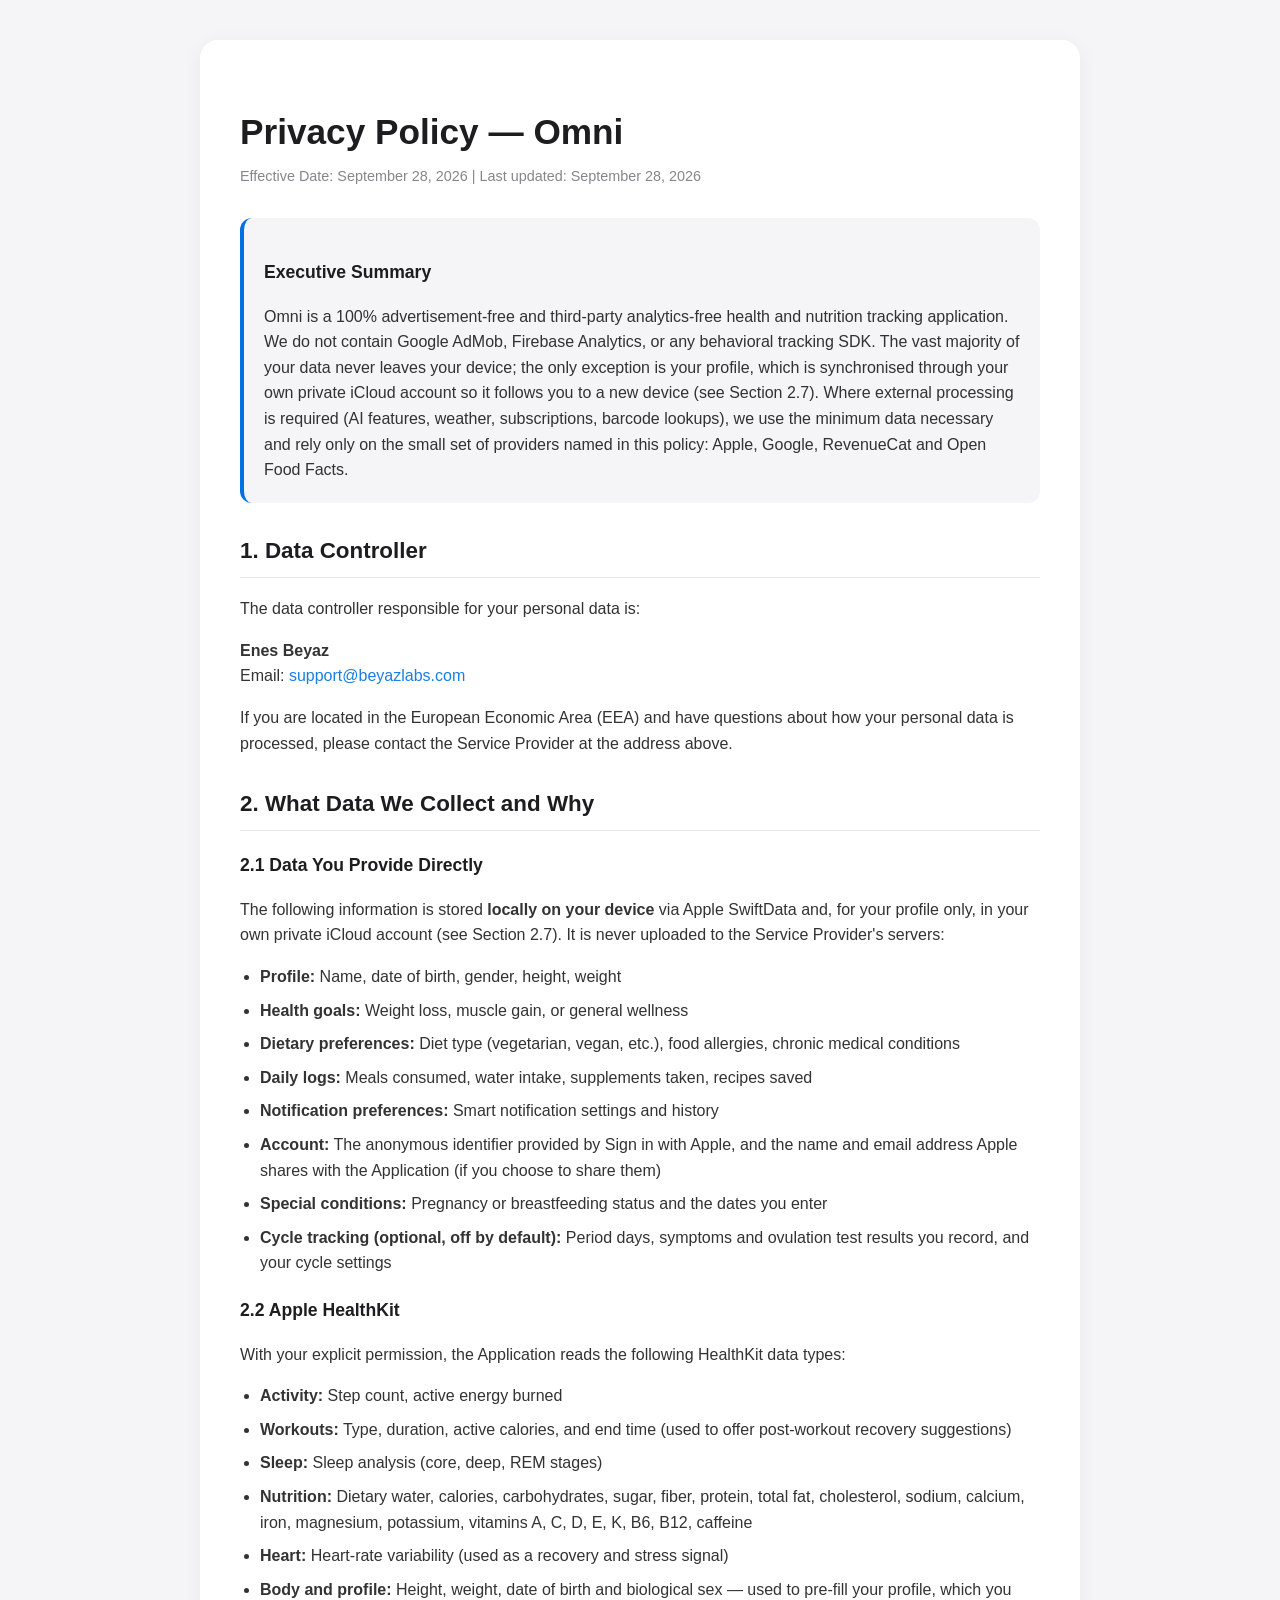
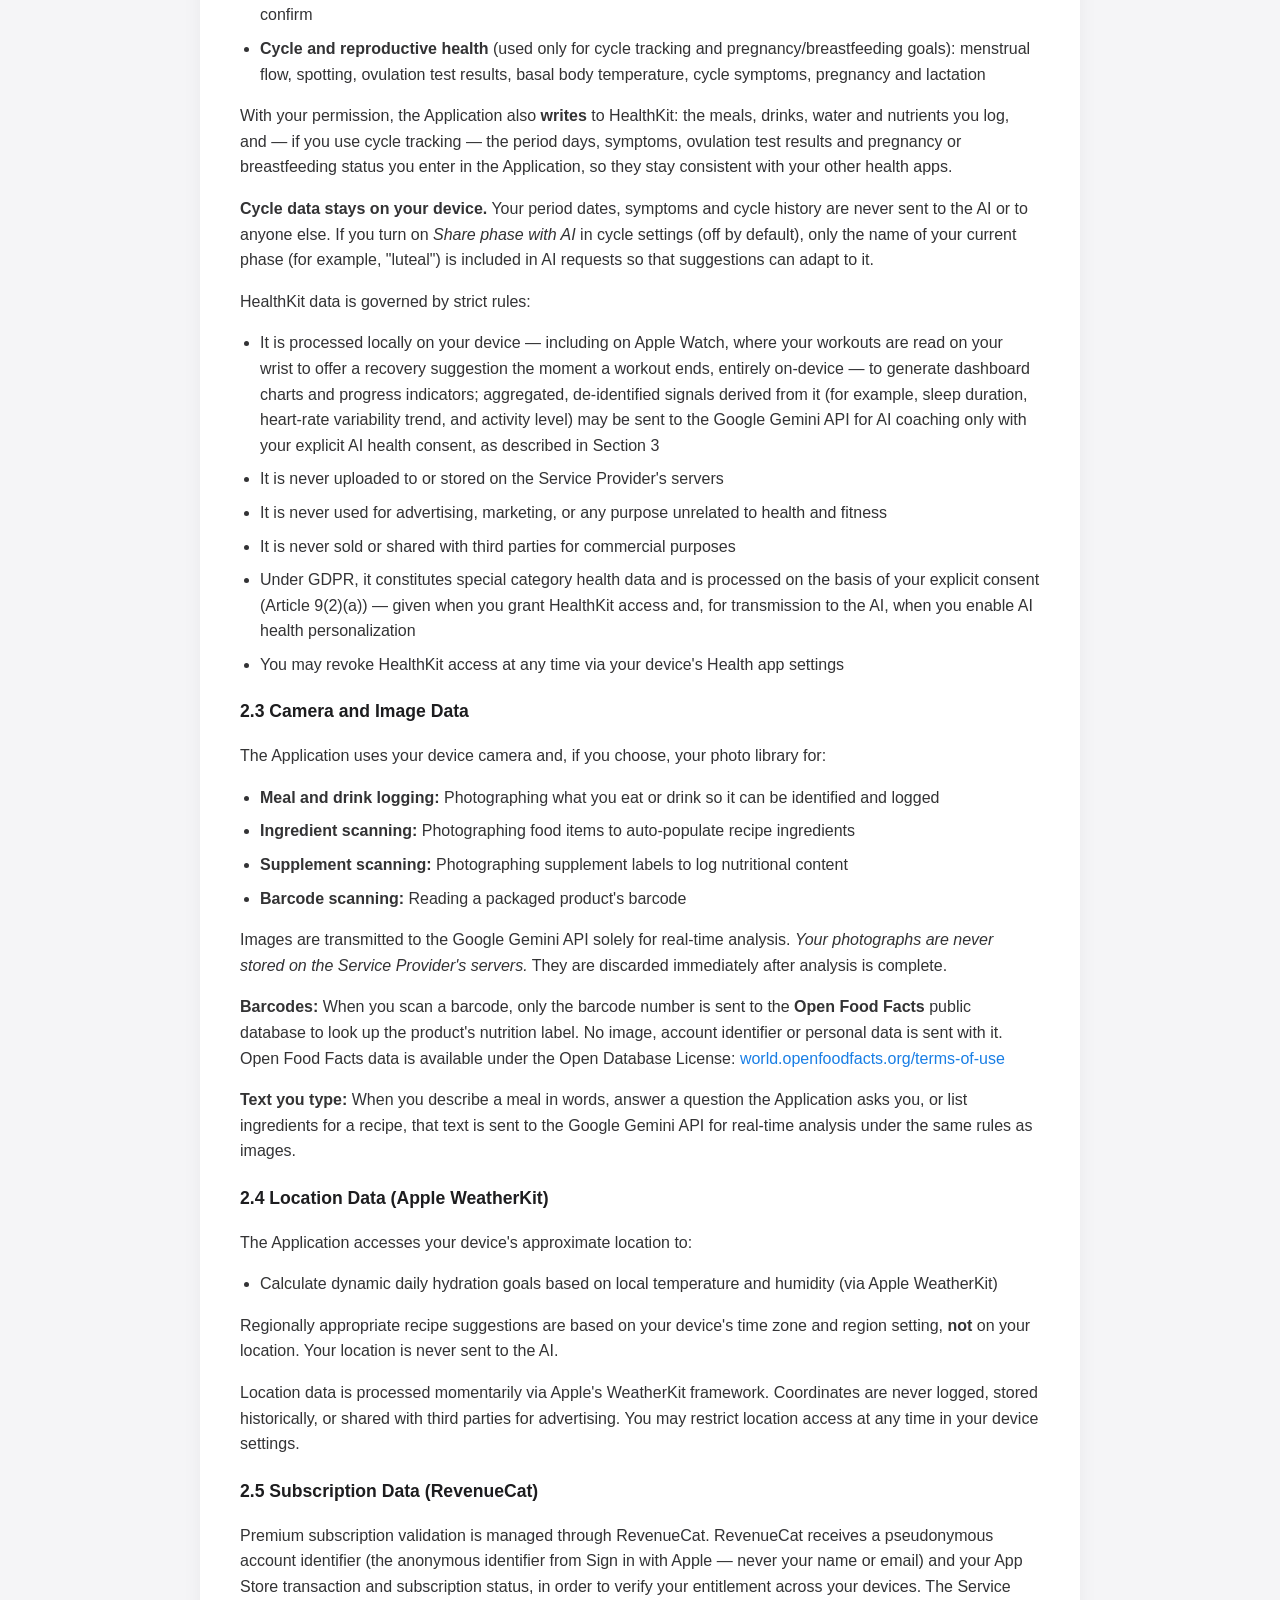
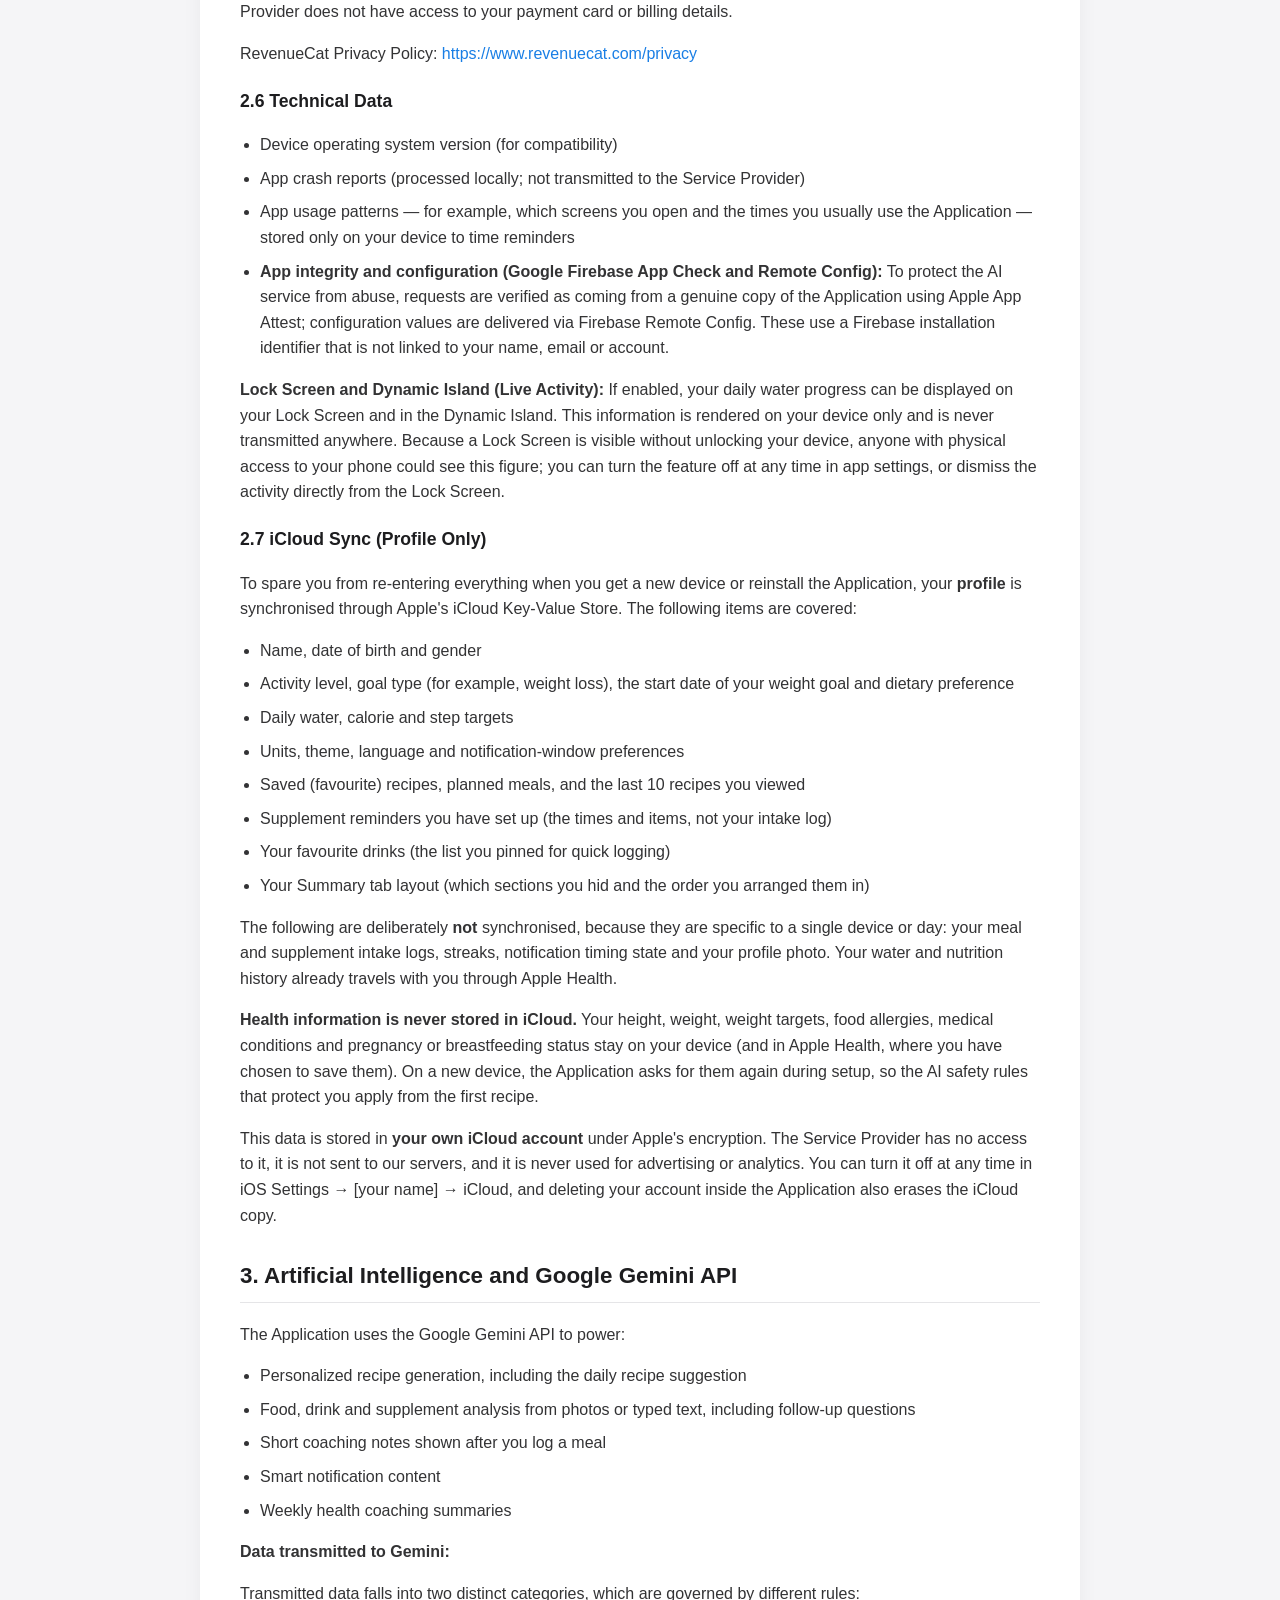
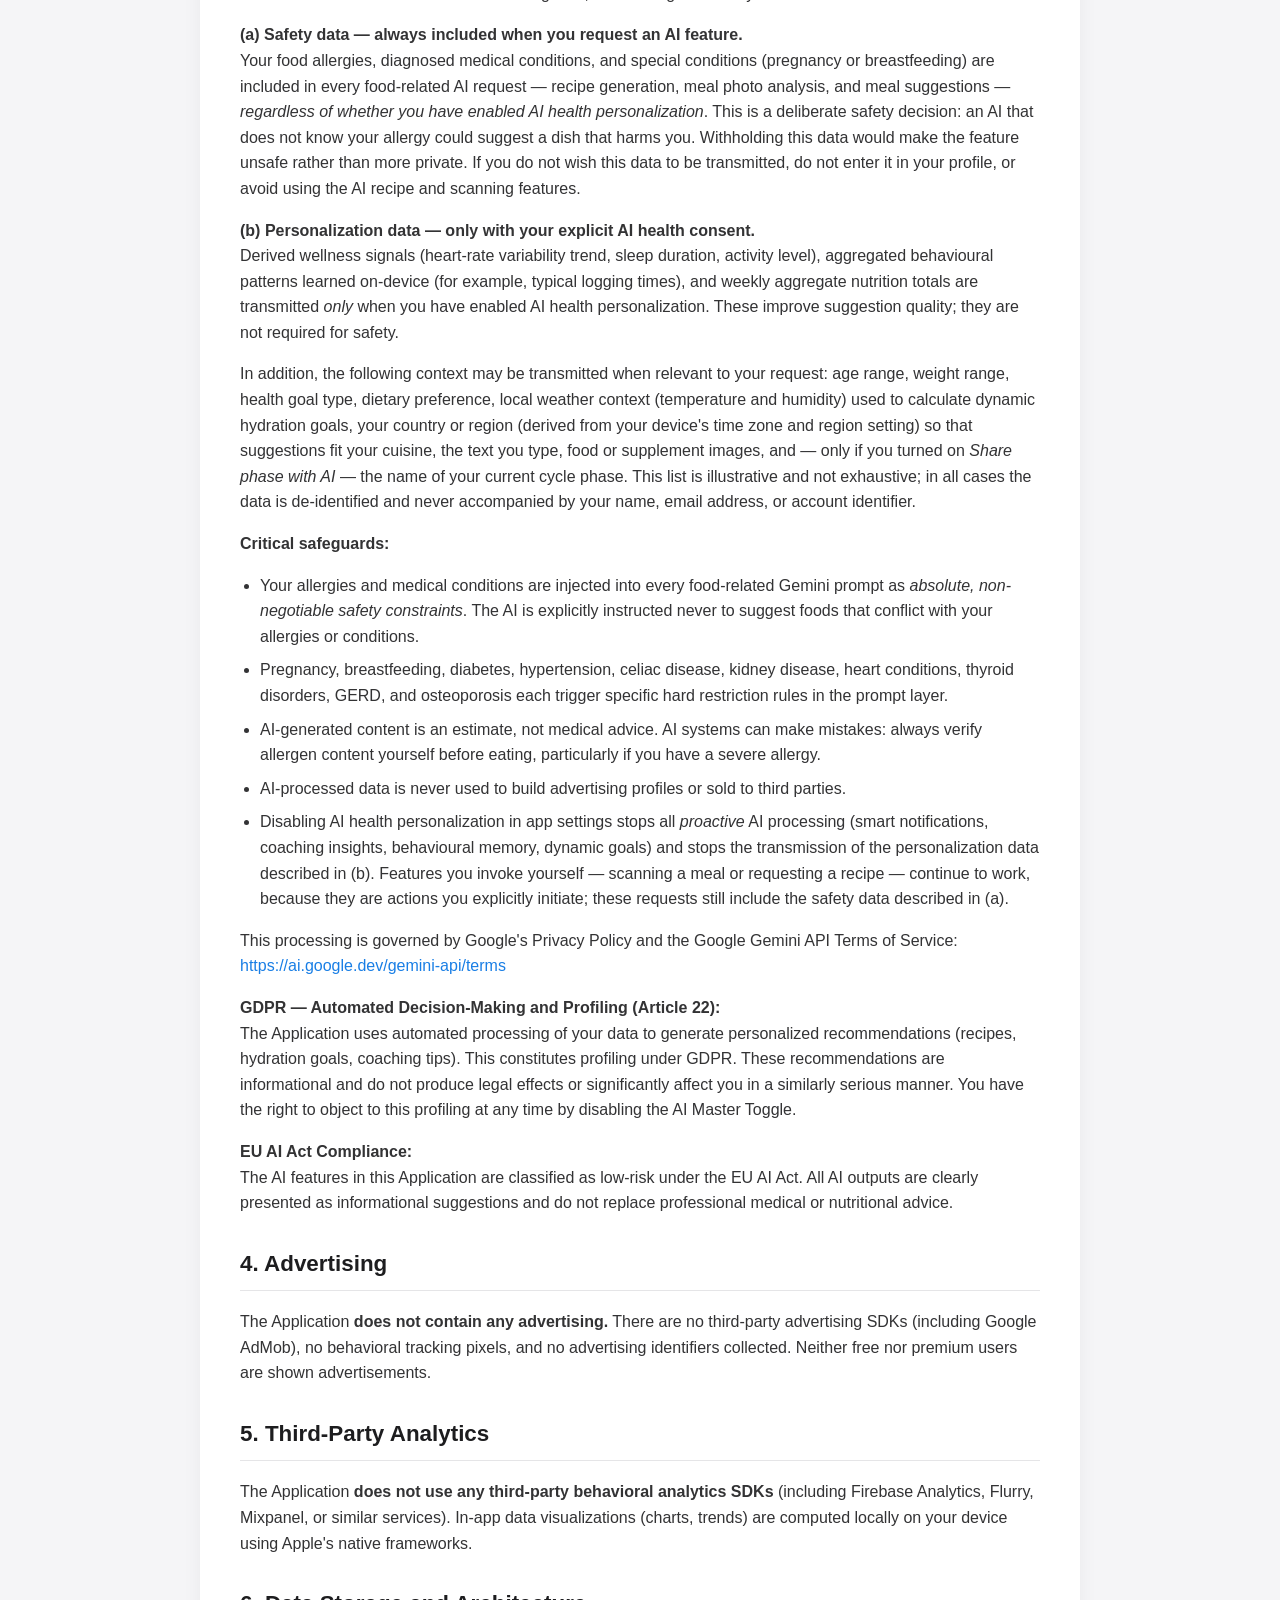
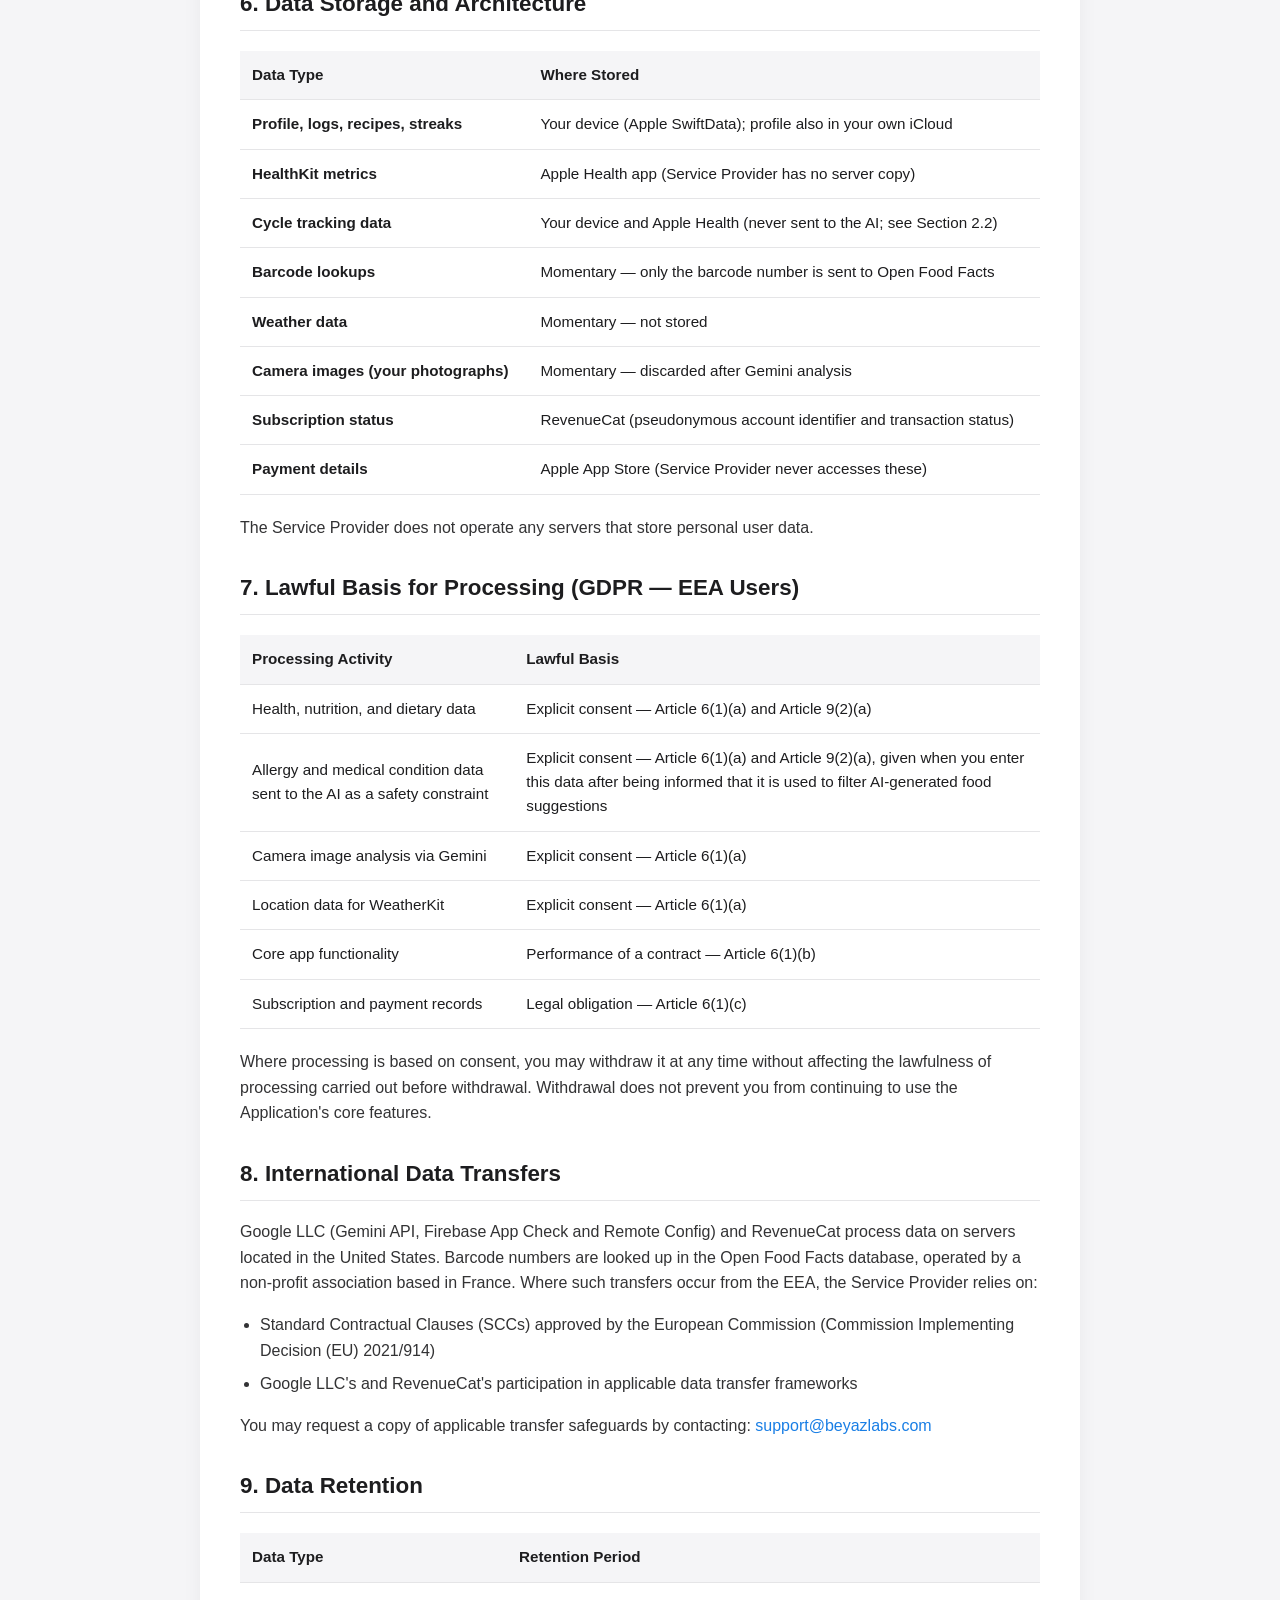
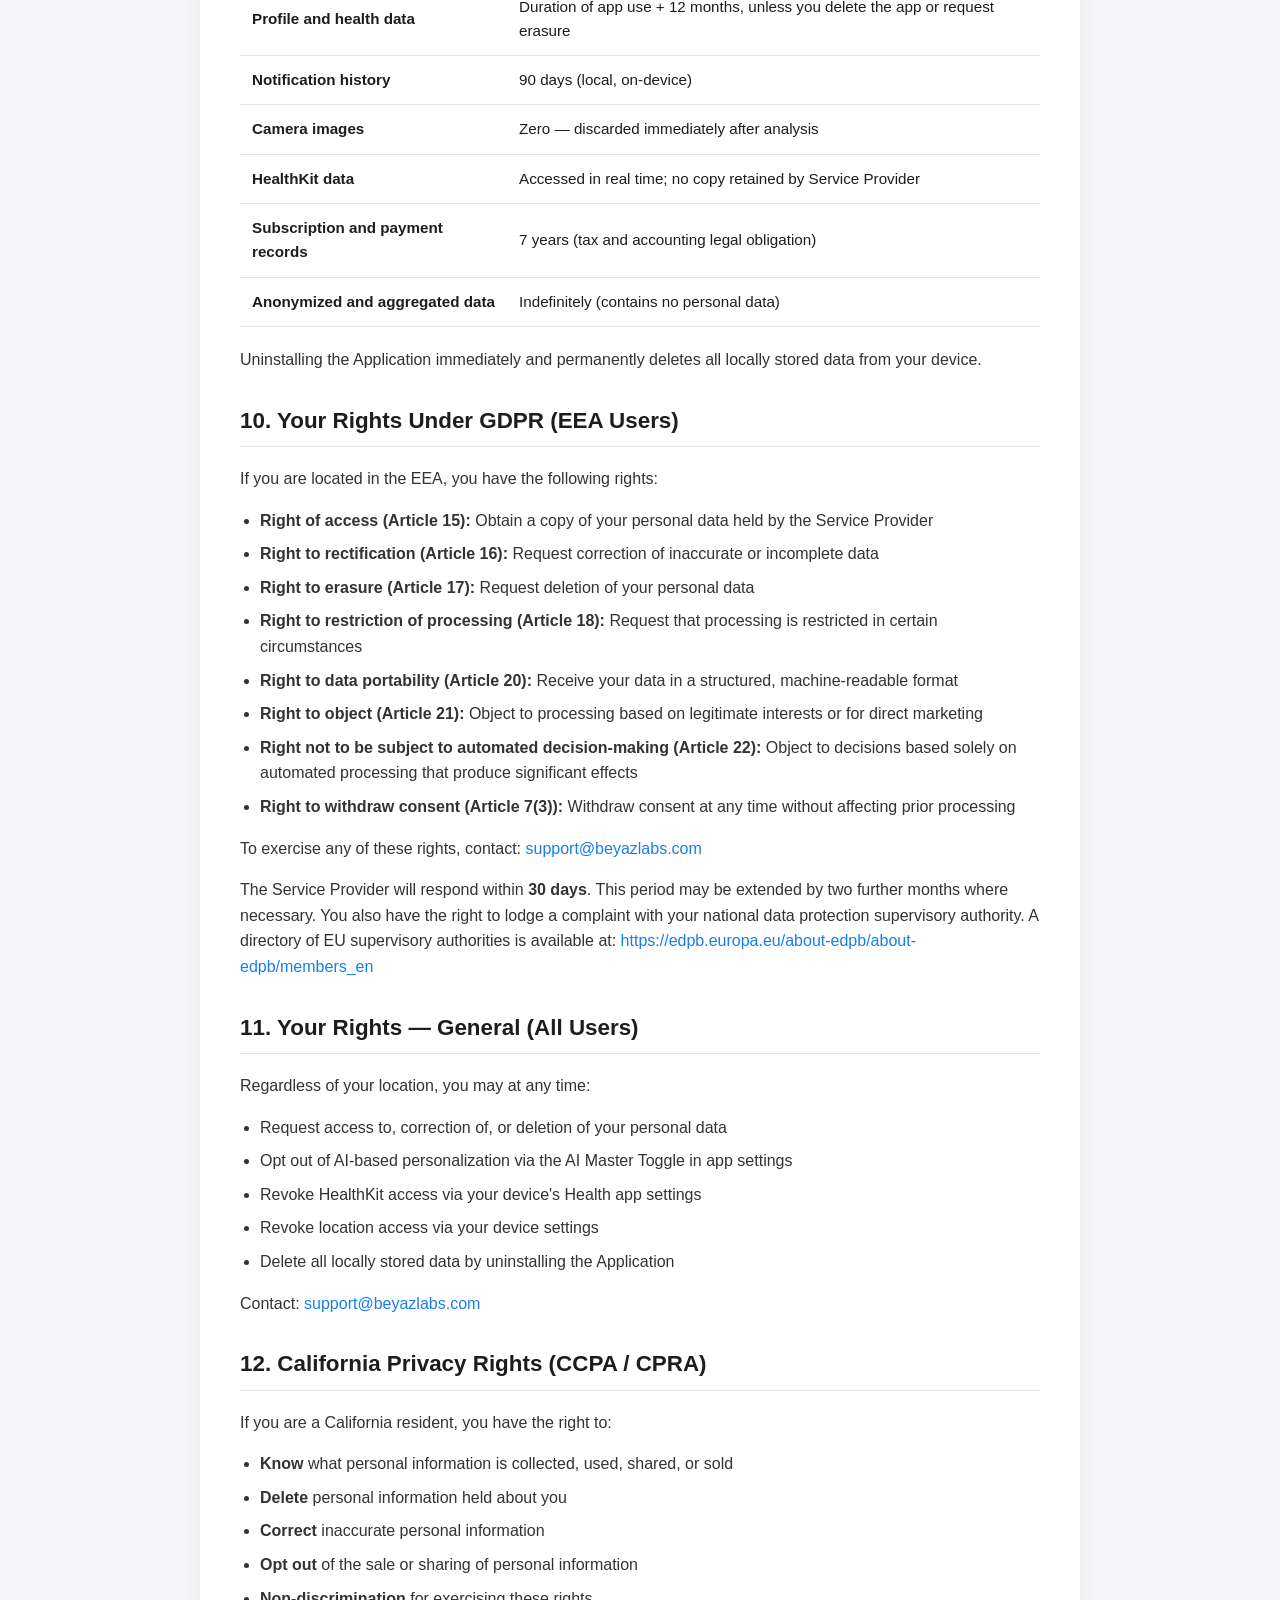
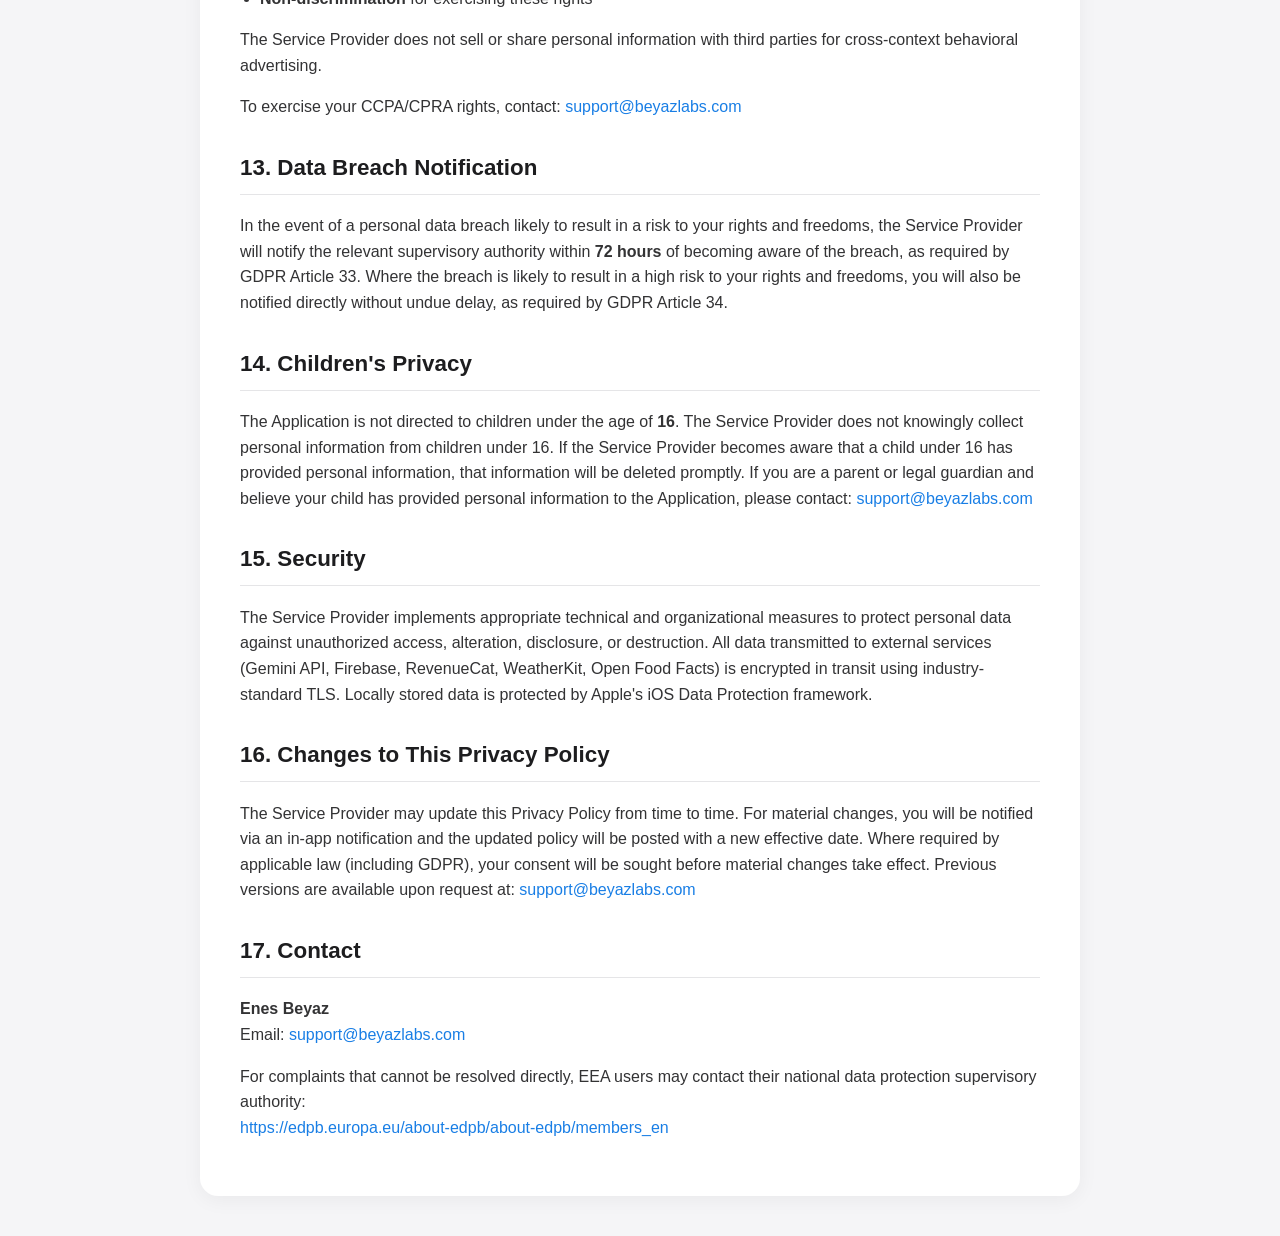
<file: privacypolicy.html>
<!DOCTYPE html>
<html lang="en">
<head>
    <meta charset="UTF-8">
    <meta name="viewport" content="width=device-width, initial-scale=1.0">
    <title>Privacy Policy — Omni</title>
    <style>
        :root {
            --bg-color: #f5f5f7;
            --card-bg: #ffffff;
            --text-color: #1d1d1f;
            --accent-color: #0071e3;
            --border-color: #e5e5e7;
            --secondary-text: #86868b;
        }

        @media (prefers-color-scheme: dark) {
            :root {
                --bg-color: #000000;
                --card-bg: #11161b;
                --text-color: #f5f5f7;
                --accent-color: #2997ff;
                --border-color: #222b35;
                --secondary-text: #86868b;
            }
        }

        body {
            font-family: -apple-system, BlinkMacSystemFont, "Segoe UI", Roboto, Helvetica, Arial, sans-serif;
            background-color: var(--bg-color);
            color: var(--text-color);
            line-height: 1.6;
            margin: 0;
            padding: 20px;
            display: flex;
            justify-content: center;
        }

        .container {
            max-width: 800px;
            width: 100%;
            background-color: var(--card-bg);
            padding: 40px;
            border-radius: 18px;
            box-shadow: 0 4px 20px rgba(0, 0, 0, 0.05);
            margin: 20px 0;
        }

        h1 {
            font-size: 2.2rem;
            font-weight: 700;
            margin-bottom: 5px;
            color: var(--text-color);
        }

        h2 {
            font-size: 1.4rem;
            font-weight: 600;
            margin-top: 30px;
            padding-bottom: 8px;
            border-bottom: 1px solid var(--border-color);
            color: var(--text-color);
        }

        h3 {
            font-size: 1.1rem;
            font-weight: 600;
            margin-top: 20px;
        }

        p, li {
            font-size: 1rem;
            color: var(--text-color);
            opacity: 0.9;
        }

        .meta-info {
            color: var(--secondary-text);
            font-size: 0.9rem;
            margin-bottom: 30px;
        }

        .section-divider {
            height: 1px;
            background-color: var(--border-color);
            margin: 40px 0;
        }

        ul {
            padding-left: 20px;
        }

        li {
            margin-bottom: 8px;
        }

        table {
            width: 100%;
            border-collapse: collapse;
            margin: 20px 0;
            font-size: 0.95rem;
        }

        th, td {
            padding: 12px;
            text-align: left;
            border-bottom: 1px solid var(--border-color);
        }

        th {
            background-color: var(--bg-color);
            font-weight: 600;
        }

        a {
            color: var(--accent-color);
            text-decoration: none;
        }

        a:hover {
            text-decoration: underline;
        }

        .executive-summary {
            background-color: var(--bg-color);
            padding: 20px;
            border-radius: 12px;
            border-left: 4px solid var(--accent-color);
            margin-bottom: 30px;
        }

        .executive-summary p {
            margin: 0;
            font-weight: 500;
        }

        /* Geniş içerik (tablo) sayfayı yatay kaydırtmasın — kendi içinde kaysın.
           Sayfa telefonda, uygulama içindeki tarayıcıda açılıyor. */
        .table-wrap {
            overflow-x: auto;
            -webkit-overflow-scrolling: touch;
            margin: 20px 0;
        }
        .table-wrap table { margin: 0; }

        @media (max-width: 600px) {
            body { padding: 10px; }
            .container { padding: 24px 20px; border-radius: 14px; }
            h1 { font-size: 1.8rem; }
            h2 { font-size: 1.2rem; }
            table { font-size: 0.85rem; }
            th, td { padding: 9px 8px; }
            a { overflow-wrap: anywhere; word-break: break-word; }
        }
    </style>
</head>
<body>

<div class="container">
    <h1>Privacy Policy — Omni</h1>
    <div class="meta-info">Effective Date: September 28, 2026 | Last updated: September 28, 2026</div>

    <div class="executive-summary">
        <h3>Executive Summary</h3>
        <p>Omni is a 100% advertisement-free and third-party analytics-free health and nutrition tracking application. We do not contain Google AdMob, Firebase Analytics, or any behavioral tracking SDK. The vast majority of your data never leaves your device; the only exception is your profile, which is synchronised through your own private iCloud account so it follows you to a new device (see Section 2.7). Where external processing is required (AI features, weather, subscriptions, barcode lookups), we use the minimum data necessary and rely only on the small set of providers named in this policy: Apple, Google, RevenueCat and Open Food Facts.</p>
    </div>

    <h2>1. Data Controller</h2>
    <p>The data controller responsible for your personal data is:</p>
    <p>
        <strong>Enes Beyaz</strong><br>
        Email: <a href="mailto:support@beyazlabs.com">support@beyazlabs.com</a>
    </p>
    <p>If you are located in the European Economic Area (EEA) and have questions about how your personal data is processed, please contact the Service Provider at the address above.</p>

    <h2>2. What Data We Collect and Why</h2>
    
    <h3>2.1 Data You Provide Directly</h3>
    <p>The following information is stored <strong>locally on your device</strong> via Apple SwiftData and, for your profile only, in your own private iCloud account (see Section 2.7). It is never uploaded to the Service Provider's servers:</p>
    <ul>
        <li><strong>Profile:</strong> Name, date of birth, gender, height, weight</li>
        <li><strong>Health goals:</strong> Weight loss, muscle gain, or general wellness</li>
        <li><strong>Dietary preferences:</strong> Diet type (vegetarian, vegan, etc.), food allergies, chronic medical conditions</li>
        <li><strong>Daily logs:</strong> Meals consumed, water intake, supplements taken, recipes saved</li>
        <li><strong>Notification preferences:</strong> Smart notification settings and history</li>
        <li><strong>Account:</strong> The anonymous identifier provided by Sign in with Apple, and the name and email address Apple shares with the Application (if you choose to share them)</li>
        <li><strong>Special conditions:</strong> Pregnancy or breastfeeding status and the dates you enter</li>
        <li><strong>Cycle tracking (optional, off by default):</strong> Period days, symptoms and ovulation test results you record, and your cycle settings</li>
    </ul>

    <h3>2.2 Apple HealthKit</h3>
    <p>With your explicit permission, the Application reads the following HealthKit data types:</p>
    <ul>
        <li><strong>Activity:</strong> Step count, active energy burned</li>
        <li><strong>Workouts:</strong> Type, duration, active calories, and end time (used to offer post-workout recovery suggestions)</li>
        <li><strong>Sleep:</strong> Sleep analysis (core, deep, REM stages)</li>
        <li><strong>Nutrition:</strong> Dietary water, calories, carbohydrates, sugar, fiber, protein, total fat, cholesterol, sodium, calcium, iron, magnesium, potassium, vitamins A, C, D, E, K, B6, B12, caffeine</li>
        <li><strong>Heart:</strong> Heart-rate variability (used as a recovery and stress signal)</li>
        <li><strong>Body and profile:</strong> Height, weight, date of birth and biological sex — used to pre-fill your profile, which you confirm</li>
        <li><strong>Cycle and reproductive health</strong> (used only for cycle tracking and pregnancy/breastfeeding goals): menstrual flow, spotting, ovulation test results, basal body temperature, cycle symptoms, pregnancy and lactation</li>
    </ul>
    <p>With your permission, the Application also <strong>writes</strong> to HealthKit: the meals, drinks, water and nutrients you log, and — if you use cycle tracking — the period days, symptoms, ovulation test results and pregnancy or breastfeeding status you enter in the Application, so they stay consistent with your other health apps.</p>
    <p><strong>Cycle data stays on your device.</strong> Your period dates, symptoms and cycle history are never sent to the AI or to anyone else. If you turn on <em>Share phase with AI</em> in cycle settings (off by default), only the name of your current phase (for example, "luteal") is included in AI requests so that suggestions can adapt to it.</p>
    <p>HealthKit data is governed by strict rules:</p>
    <ul>
        <li>It is processed locally on your device — including on Apple Watch, where your workouts are read on your wrist to offer a recovery suggestion the moment a workout ends, entirely on-device — to generate dashboard charts and progress indicators; aggregated, de-identified signals derived from it (for example, sleep duration, heart-rate variability trend, and activity level) may be sent to the Google Gemini API for AI coaching only with your explicit AI health consent, as described in Section 3</li>
        <li>It is never uploaded to or stored on the Service Provider's servers</li>
        <li>It is never used for advertising, marketing, or any purpose unrelated to health and fitness</li>
        <li>It is never sold or shared with third parties for commercial purposes</li>
        <li>Under GDPR, it constitutes special category health data and is processed on the basis of your explicit consent (Article 9(2)(a)) — given when you grant HealthKit access and, for transmission to the AI, when you enable AI health personalization</li>
        <li>You may revoke HealthKit access at any time via your device's Health app settings</li>
    </ul>

    <h3>2.3 Camera and Image Data</h3>
    <p>The Application uses your device camera and, if you choose, your photo library for:</p>
    <ul>
        <li><strong>Meal and drink logging:</strong> Photographing what you eat or drink so it can be identified and logged</li>
        <li><strong>Ingredient scanning:</strong> Photographing food items to auto-populate recipe ingredients</li>
        <li><strong>Supplement scanning:</strong> Photographing supplement labels to log nutritional content</li>
        <li><strong>Barcode scanning:</strong> Reading a packaged product's barcode</li>
    </ul>
    <p>Images are transmitted to the Google Gemini API solely for real-time analysis. <em>Your photographs are never stored on the Service Provider's servers.</em> They are discarded immediately after analysis is complete.</p>
    <p><strong>Barcodes:</strong> When you scan a barcode, only the barcode number is sent to the <strong>Open Food Facts</strong> public database to look up the product's nutrition label. No image, account identifier or personal data is sent with it. Open Food Facts data is available under the Open Database License: <a href="https://world.openfoodfacts.org/terms-of-use" target="_blank">world.openfoodfacts.org/terms-of-use</a></p>
    <p><strong>Text you type:</strong> When you describe a meal in words, answer a question the Application asks you, or list ingredients for a recipe, that text is sent to the Google Gemini API for real-time analysis under the same rules as images.</p>


    <h3>2.4 Location Data (Apple WeatherKit)</h3>
    <p>The Application accesses your device's approximate location to:</p>
    <ul>
        <li>Calculate dynamic daily hydration goals based on local temperature and humidity (via Apple WeatherKit)</li>
    </ul>
    <p>Regionally appropriate recipe suggestions are based on your device's time zone and region setting, <strong>not</strong> on your location. Your location is never sent to the AI.</p>
    <p>Location data is processed momentarily via Apple's WeatherKit framework. Coordinates are never logged, stored historically, or shared with third parties for advertising. You may restrict location access at any time in your device settings.</p>

    <h3>2.5 Subscription Data (RevenueCat)</h3>
    <p>Premium subscription validation is managed through RevenueCat. RevenueCat receives a pseudonymous account identifier (the anonymous identifier from Sign in with Apple — never your name or email) and your App Store transaction and subscription status, in order to verify your entitlement across your devices. The Service Provider does not have access to your payment card or billing details.</p>
    <p>RevenueCat Privacy Policy: <a href="https://www.revenuecat.com/privacy" target="_blank">https://www.revenuecat.com/privacy</a></p>

    <h3>2.6 Technical Data</h3>
    <ul>
        <li>Device operating system version (for compatibility)</li>
        <li>App crash reports (processed locally; not transmitted to the Service Provider)</li>
        <li>App usage patterns — for example, which screens you open and the times you usually use the Application — stored only on your device to time reminders</li>
        <li><strong>App integrity and configuration (Google Firebase App Check and Remote Config):</strong> To protect the AI service from abuse, requests are verified as coming from a genuine copy of the Application using Apple App Attest; configuration values are delivered via Firebase Remote Config. These use a Firebase installation identifier that is not linked to your name, email or account.</li>
    </ul>
    <p><strong>Lock Screen and Dynamic Island (Live Activity):</strong> If enabled, your daily water progress can be displayed on your Lock Screen and in the Dynamic Island. This information is rendered on your device only and is never transmitted anywhere. Because a Lock Screen is visible without unlocking your device, anyone with physical access to your phone could see this figure; you can turn the feature off at any time in app settings, or dismiss the activity directly from the Lock Screen.</p>

    <h3>2.7 iCloud Sync (Profile Only)</h3>
    <p>To spare you from re-entering everything when you get a new device or reinstall the Application, your <strong>profile</strong> is synchronised through Apple's iCloud Key-Value Store. The following items are covered:</p>
    <ul>
        <li>Name, date of birth and gender</li>
        <li>Activity level, goal type (for example, weight loss), the start date of your weight goal and dietary preference</li>
        <li>Daily water, calorie and step targets</li>
        <li>Units, theme, language and notification-window preferences</li>
        <li>Saved (favourite) recipes, planned meals, and the last 10 recipes you viewed</li>
        <li>Supplement reminders you have set up (the times and items, not your intake log)</li>
        <li>Your favourite drinks (the list you pinned for quick logging)</li>
        <li>Your Summary tab layout (which sections you hid and the order you arranged them in)</li>
    </ul>
    <p>The following are deliberately <strong>not</strong> synchronised, because they are specific to a single device or day: your meal and supplement intake logs, streaks, notification timing state and your profile photo. Your water and nutrition history already travels with you through Apple Health.</p>
    <p><strong>Health information is never stored in iCloud.</strong> Your height, weight, weight targets, food allergies, medical conditions and pregnancy or breastfeeding status stay on your device (and in Apple Health, where you have chosen to save them). On a new device, the Application asks for them again during setup, so the AI safety rules that protect you apply from the first recipe.</p>
    <p>This data is stored in <strong>your own iCloud account</strong> under Apple's encryption. The Service Provider has no access to it, it is not sent to our servers, and it is never used for advertising or analytics. You can turn it off at any time in iOS Settings &rarr; [your name] &rarr; iCloud, and deleting your account inside the Application also erases the iCloud copy.</p>

    <h2>3. Artificial Intelligence and Google Gemini API</h2>
    <p>The Application uses the Google Gemini API to power:</p>
    <ul>
        <li>Personalized recipe generation, including the daily recipe suggestion</li>
        <li>Food, drink and supplement analysis from photos or typed text, including follow-up questions</li>
        <li>Short coaching notes shown after you log a meal</li>
        <li>Smart notification content</li>
        <li>Weekly health coaching summaries</li>
    </ul>
    
    <p><strong>Data transmitted to Gemini:</strong></p>
    <p>Transmitted data falls into two distinct categories, which are governed by different rules:</p>

    <p><strong>(a) Safety data — always included when you request an AI feature.</strong><br>
    Your food allergies, diagnosed medical conditions, and special conditions (pregnancy or breastfeeding) are included in every food-related AI request — recipe generation, meal photo analysis, and meal suggestions — <em>regardless of whether you have enabled AI health personalization</em>. This is a deliberate safety decision: an AI that does not know your allergy could suggest a dish that harms you. Withholding this data would make the feature unsafe rather than more private. If you do not wish this data to be transmitted, do not enter it in your profile, or avoid using the AI recipe and scanning features.</p>

    <p><strong>(b) Personalization data — only with your explicit AI health consent.</strong><br>
    Derived wellness signals (heart-rate variability trend, sleep duration, activity level), aggregated behavioural patterns learned on-device (for example, typical logging times), and weekly aggregate nutrition totals are transmitted <em>only</em> when you have enabled AI health personalization. These improve suggestion quality; they are not required for safety.</p>

    <p>In addition, the following context may be transmitted when relevant to your request: age range, weight range, health goal type, dietary preference, local weather context (temperature and humidity) used to calculate dynamic hydration goals, your country or region (derived from your device's time zone and region setting) so that suggestions fit your cuisine, the text you type, food or supplement images, and — only if you turned on <em>Share phase with AI</em> — the name of your current cycle phase. This list is illustrative and not exhaustive; in all cases the data is de-identified and never accompanied by your name, email address, or account identifier.</p>

    <p><strong>Critical safeguards:</strong></p>
    <ul>
        <li>Your allergies and medical conditions are injected into every food-related Gemini prompt as <em>absolute, non-negotiable safety constraints</em>. The AI is explicitly instructed never to suggest foods that conflict with your allergies or conditions.</li>
        <li>Pregnancy, breastfeeding, diabetes, hypertension, celiac disease, kidney disease, heart conditions, thyroid disorders, GERD, and osteoporosis each trigger specific hard restriction rules in the prompt layer.</li>
        <li>AI-generated content is an estimate, not medical advice. AI systems can make mistakes: always verify allergen content yourself before eating, particularly if you have a severe allergy.</li>
        <li>AI-processed data is never used to build advertising profiles or sold to third parties.</li>
        <li>Disabling AI health personalization in app settings stops all <em>proactive</em> AI processing (smart notifications, coaching insights, behavioural memory, dynamic goals) and stops the transmission of the personalization data described in (b). Features you invoke yourself — scanning a meal or requesting a recipe — continue to work, because they are actions you explicitly initiate; these requests still include the safety data described in (a).</li>
    </ul>
    <p>This processing is governed by Google's Privacy Policy and the Google Gemini API Terms of Service:<br>
    <a href="https://ai.google.dev/gemini-api/terms" target="_blank">https://ai.google.dev/gemini-api/terms</a></p>

    <p><strong>GDPR — Automated Decision-Making and Profiling (Article 22):</strong><br>
    The Application uses automated processing of your data to generate personalized recommendations (recipes, hydration goals, coaching tips). This constitutes profiling under GDPR. These recommendations are informational and do not produce legal effects or significantly affect you in a similarly serious manner. You have the right to object to this profiling at any time by disabling the AI Master Toggle.</p>

    <p><strong>EU AI Act Compliance:</strong><br>
    The AI features in this Application are classified as low-risk under the EU AI Act. All AI outputs are clearly presented as informational suggestions and do not replace professional medical or nutritional advice.</p>

    <h2>4. Advertising</h2>
    <p>The Application <strong>does not contain any advertising.</strong> There are no third-party advertising SDKs (including Google AdMob), no behavioral tracking pixels, and no advertising identifiers collected. Neither free nor premium users are shown advertisements.</p>

    <h2>5. Third-Party Analytics</h2>
    <p>The Application <strong>does not use any third-party behavioral analytics SDKs</strong> (including Firebase Analytics, Flurry, Mixpanel, or similar services). In-app data visualizations (charts, trends) are computed locally on your device using Apple's native frameworks.</p>

    <h2>6. Data Storage and Architecture</h2>
    <div class="table-wrap">
<table>
        <thead>
            <tr>
                <th>Data Type</th>
                <th>Where Stored</th>
            </tr>
        </thead>
        <tbody>
            <tr>
                <td><strong>Profile, logs, recipes, streaks</strong></td>
                <td>Your device (Apple SwiftData); profile also in your own iCloud</td>
            </tr>
            <tr>
                <td><strong>HealthKit metrics</strong></td>
                <td>Apple Health app (Service Provider has no server copy)</td>
            </tr>
            <tr>
                <td><strong>Cycle tracking data</strong></td>
                <td>Your device and Apple Health (never sent to the AI; see Section 2.2)</td>
            </tr>
            <tr>
                <td><strong>Barcode lookups</strong></td>
                <td>Momentary — only the barcode number is sent to Open Food Facts</td>
            </tr>
            <tr>
                <td><strong>Weather data</strong></td>
                <td>Momentary — not stored</td>
            </tr>
            <tr>
                <td><strong>Camera images (your photographs)</strong></td>
                <td>Momentary — discarded after Gemini analysis</td>
            </tr>
            <tr>
                <td><strong>Subscription status</strong></td>
                <td>RevenueCat (pseudonymous account identifier and transaction status)</td>
            </tr>
            <tr>
                <td><strong>Payment details</strong></td>
                <td>Apple App Store (Service Provider never accesses these)</td>
            </tr>
        </tbody>
    </table>
</div>
    <p>The Service Provider does not operate any servers that store personal user data.</p>

    <h2>7. Lawful Basis for Processing (GDPR — EEA Users)</h2>
    <div class="table-wrap">
<table>
        <thead>
            <tr>
                <th>Processing Activity</th>
                <th>Lawful Basis</th>
            </tr>
        </thead>
        <tbody>
            <tr>
                <td>Health, nutrition, and dietary data</td>
                <td>Explicit consent — Article 6(1)(a) and Article 9(2)(a)</td>
            </tr>
            <tr>
                <td>Allergy and medical condition data sent to the AI as a safety constraint</td>
                <td>Explicit consent — Article 6(1)(a) and Article 9(2)(a), given when you enter this data after being informed that it is used to filter AI-generated food suggestions</td>
            </tr>
            <tr>
                <td>Camera image analysis via Gemini</td>
                <td>Explicit consent — Article 6(1)(a)</td>
            </tr>
            <tr>
                <td>Location data for WeatherKit</td>
                <td>Explicit consent — Article 6(1)(a)</td>
            </tr>
            <tr>
                <td>Core app functionality</td>
                <td>Performance of a contract — Article 6(1)(b)</td>
            </tr>
            <tr>
                <td>Subscription and payment records</td>
                <td>Legal obligation — Article 6(1)(c)</td>
            </tr>
        </tbody>
    </table>
</div>
    <p>Where processing is based on consent, you may withdraw it at any time without affecting the lawfulness of processing carried out before withdrawal. Withdrawal does not prevent you from continuing to use the Application's core features.</p>

    <h2>8. International Data Transfers</h2>
    <p>Google LLC (Gemini API, Firebase App Check and Remote Config) and RevenueCat process data on servers located in the United States. Barcode numbers are looked up in the Open Food Facts database, operated by a non-profit association based in France. Where such transfers occur from the EEA, the Service Provider relies on:</p>
    <ul>
        <li>Standard Contractual Clauses (SCCs) approved by the European Commission (Commission Implementing Decision (EU) 2021/914)</li>
        <li>Google LLC's and RevenueCat's participation in applicable data transfer frameworks</li>
    </ul>
    <p>You may request a copy of applicable transfer safeguards by contacting: <a href="mailto:support@beyazlabs.com">support@beyazlabs.com</a></p>

    <h2>9. Data Retention</h2>
    <div class="table-wrap">
<table>
        <thead>
            <tr>
                <th>Data Type</th>
                <th>Retention Period</th>
            </tr>
        </thead>
        <tbody>
            <tr>
                <td><strong>Profile and health data</strong></td>
                <td>Duration of app use + 12 months, unless you delete the app or request erasure</td>
            </tr>
            <tr>
                <td><strong>Notification history</strong></td>
                <td>90 days (local, on-device)</td>
            </tr>
            <tr>
                <td><strong>Camera images</strong></td>
                <td>Zero — discarded immediately after analysis</td>
            </tr>
            <tr>
                <td><strong>HealthKit data</strong></td>
                <td>Accessed in real time; no copy retained by Service Provider</td>
            </tr>
            <tr>
                <td><strong>Subscription and payment records</strong></td>
                <td>7 years (tax and accounting legal obligation)</td>
            </tr>
            <tr>
                <td><strong>Anonymized and aggregated data</strong></td>
                <td>Indefinitely (contains no personal data)</td>
            </tr>
        </tbody>
    </table>
</div>
    <p>Uninstalling the Application immediately and permanently deletes all locally stored data from your device.</p>

    <h2>10. Your Rights Under GDPR (EEA Users)</h2>
    <p>If you are located in the EEA, you have the following rights:</p>
    <ul>
        <li><strong>Right of access (Article 15):</strong> Obtain a copy of your personal data held by the Service Provider</li>
        <li><strong>Right to rectification (Article 16):</strong> Request correction of inaccurate or incomplete data</li>
        <li><strong>Right to erasure (Article 17):</strong> Request deletion of your personal data</li>
        <li><strong>Right to restriction of processing (Article 18):</strong> Request that processing is restricted in certain circumstances</li>
        <li><strong>Right to data portability (Article 20):</strong> Receive your data in a structured, machine-readable format</li>
        <li><strong>Right to object (Article 21):</strong> Object to processing based on legitimate interests or for direct marketing</li>
        <li><strong>Right not to be subject to automated decision-making (Article 22):</strong> Object to decisions based solely on automated processing that produce significant effects</li>
        <li><strong>Right to withdraw consent (Article 7(3)):</strong> Withdraw consent at any time without affecting prior processing</li>
    </ul>
    <p>To exercise any of these rights, contact: <a href="mailto:support@beyazlabs.com">support@beyazlabs.com</a></p>
    <p>The Service Provider will respond within <strong>30 days</strong>. This period may be extended by two further months where necessary. You also have the right to lodge a complaint with your national data protection supervisory authority. A directory of EU supervisory authorities is available at: <a href="https://edpb.europa.eu/about-edpb/about-edpb/members_en" target="_blank">https://edpb.europa.eu/about-edpb/about-edpb/members_en</a></p>

    <h2>11. Your Rights — General (All Users)</h2>
    <p>Regardless of your location, you may at any time:</p>
    <ul>
        <li>Request access to, correction of, or deletion of your personal data</li>
        <li>Opt out of AI-based personalization via the AI Master Toggle in app settings</li>
        <li>Revoke HealthKit access via your device's Health app settings</li>
        <li>Revoke location access via your device settings</li>
        <li>Delete all locally stored data by uninstalling the Application</li>
    </ul>
    <p>Contact: <a href="mailto:support@beyazlabs.com">support@beyazlabs.com</a></p>

    <h2>12. California Privacy Rights (CCPA / CPRA)</h2>
    <p>If you are a California resident, you have the right to:</p>
    <ul>
        <li><strong>Know</strong> what personal information is collected, used, shared, or sold</li>
        <li><strong>Delete</strong> personal information held about you</li>
        <li><strong>Correct</strong> inaccurate personal information</li>
        <li><strong>Opt out</strong> of the sale or sharing of personal information</li>
        <li><strong>Non-discrimination</strong> for exercising these rights</li>
    </ul>
    <p>The Service Provider does not sell or share personal information with third parties for cross-context behavioral advertising.</p>
    <p>To exercise your CCPA/CPRA rights, contact: <a href="mailto:support@beyazlabs.com">support@beyazlabs.com</a></p>

    <h2>13. Data Breach Notification</h2>
    <p>In the event of a personal data breach likely to result in a risk to your rights and freedoms, the Service Provider will notify the relevant supervisory authority within <strong>72 hours</strong> of becoming aware of the breach, as required by GDPR Article 33. Where the breach is likely to result in a high risk to your rights and freedoms, you will also be notified directly without undue delay, as required by GDPR Article 34.</p>

    <h2>14. Children's Privacy</h2>
    <p>The Application is not directed to children under the age of <strong>16</strong>. The Service Provider does not knowingly collect personal information from children under 16. If the Service Provider becomes aware that a child under 16 has provided personal information, that information will be deleted promptly. If you are a parent or legal guardian and believe your child has provided personal information to the Application, please contact: <a href="mailto:support@beyazlabs.com">support@beyazlabs.com</a></p>

    <h2>15. Security</h2>
    <p>The Service Provider implements appropriate technical and organizational measures to protect personal data against unauthorized access, alteration, disclosure, or destruction. All data transmitted to external services (Gemini API, Firebase, RevenueCat, WeatherKit, Open Food Facts) is encrypted in transit using industry-standard TLS. Locally stored data is protected by Apple's iOS Data Protection framework.</p>

    <h2>16. Changes to This Privacy Policy</h2>
    <p>The Service Provider may update this Privacy Policy from time to time. For material changes, you will be notified via an in-app notification and the updated policy will be posted with a new effective date. Where required by applicable law (including GDPR), your consent will be sought before material changes take effect. Previous versions are available upon request at: <a href="mailto:support@beyazlabs.com">support@beyazlabs.com</a></p>

    <h2>17. Contact</h2>
    <p>
        <strong>Enes Beyaz</strong><br>
        Email: <a href="mailto:support@beyazlabs.com">support@beyazlabs.com</a>
    </p>
    <p>For complaints that cannot be resolved directly, EEA users may contact their national data protection supervisory authority:<br>
    <a href="https://edpb.europa.eu/about-edpb/about-edpb/members_en" target="_blank">https://edpb.europa.eu/about-edpb/about-edpb/members_en</a></p>
</div>

</body>
</html>
</file>
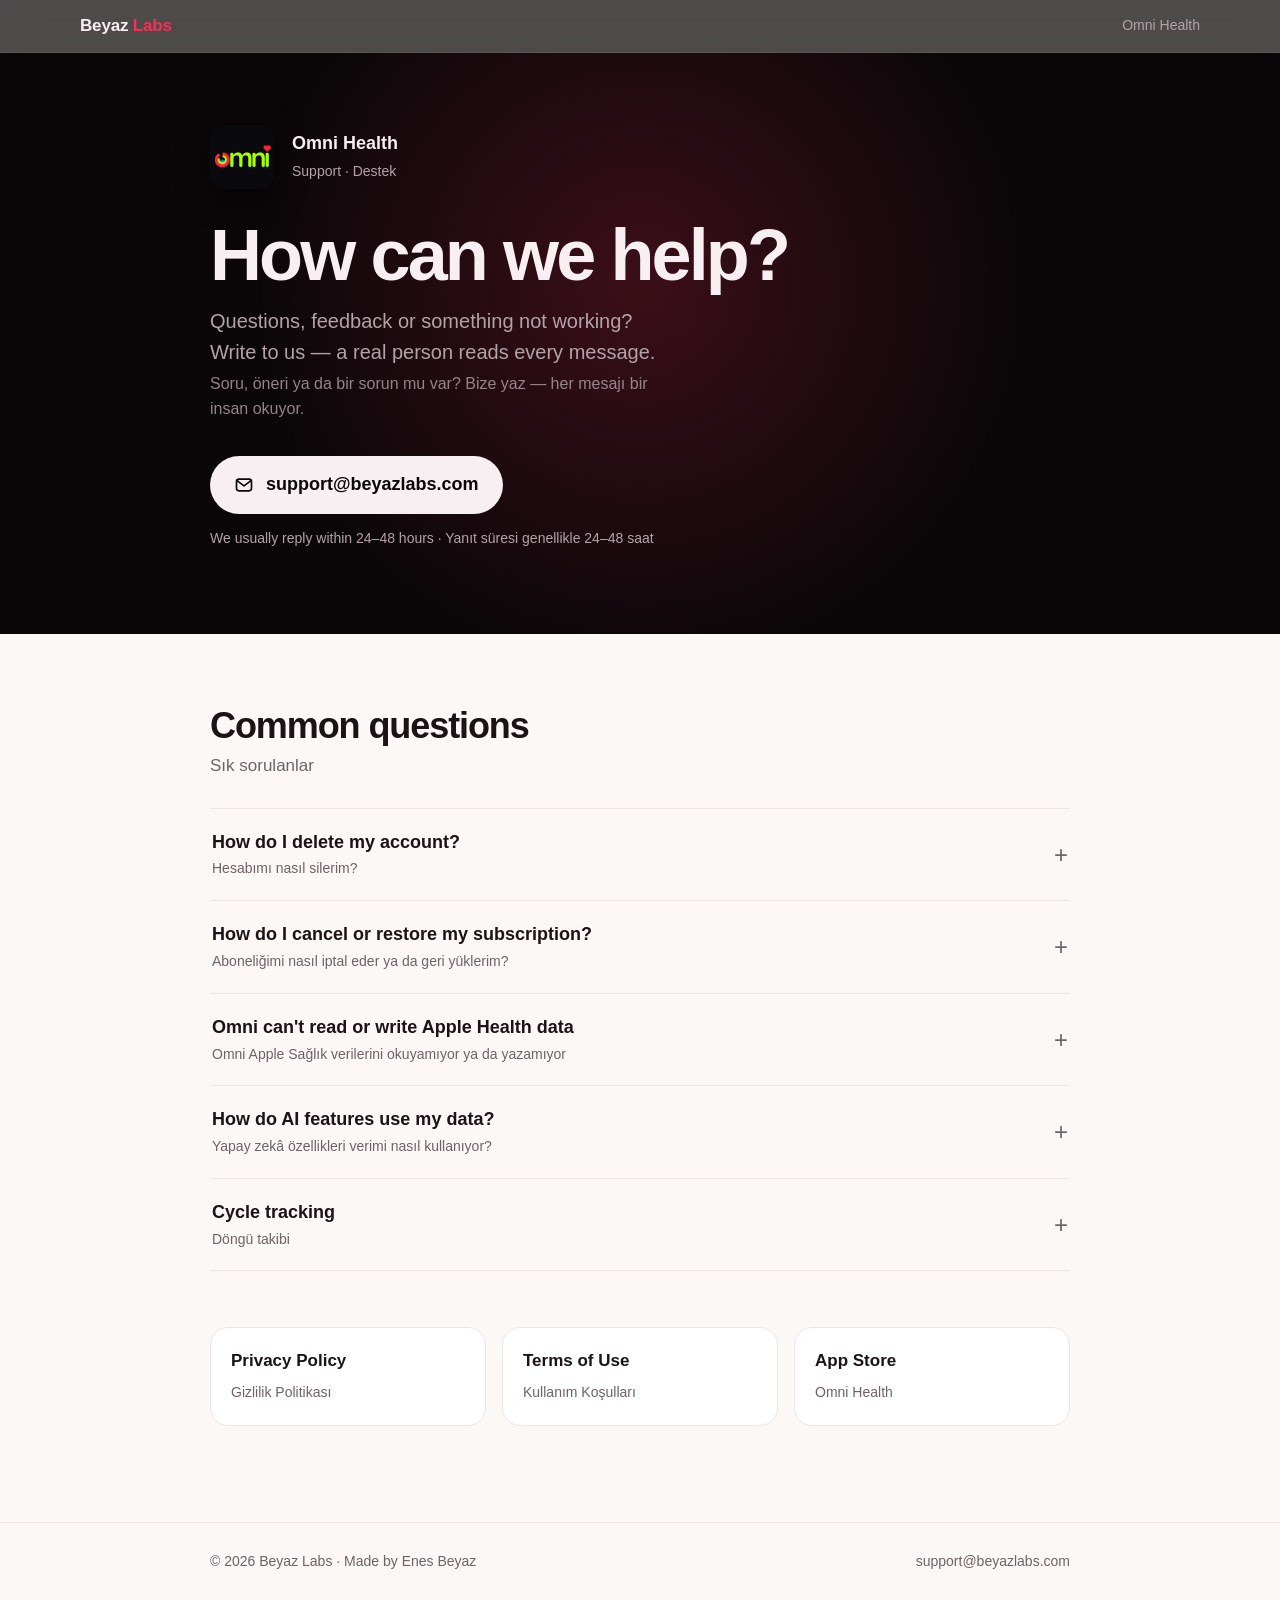
<file: support.html>
<!doctype html>
<html lang="en">
<head>
<meta charset="utf-8">
<meta name="viewport" content="width=device-width, initial-scale=1, viewport-fit=cover">
<title>Omni Health Support</title>
<meta name="description" content="Help and contact for Omni Health. Write to support@beyazlabs.com — we usually reply within 24–48 hours.">
<link rel="icon" href="img/omni-icon.png">
<style>
  :root {
    --night: #0B0709; --on-night: #F7EFF1; --on-night-muted: #B3A3A8;
    --pink: #FE2C55; --lime: #A7FF00; --teal: #00C7BE;
    --bg: #FBF8F6; --surface: #FFFFFF; --ink: #1B1316; --muted: #6E6266; --line: #EDE5E8; --accent: #D9123D;
    --sans: -apple-system, BlinkMacSystemFont, "SF Pro Display", "SF Pro Text", "Segoe UI", Roboto, Helvetica, Arial, sans-serif;
  }
  @media (prefers-color-scheme: dark) {
    :root:not([data-theme="light"]) { --bg: #0F0A0C; --surface: #171013; --ink: #F6EFF1; --muted: #A99BA0; --line: #2A1E23; --accent: #FF5C7C; }
  }
  :root[data-theme="dark"] { --bg: #0F0A0C; --surface: #171013; --ink: #F6EFF1; --muted: #A99BA0; --line: #2A1E23; --accent: #FF5C7C; }

  * { box-sizing: border-box; }
  html { -webkit-text-size-adjust: 100%; }
  body { margin: 0; background: var(--bg); color: var(--ink); font: 17px/1.55 var(--sans); -webkit-font-smoothing: antialiased; }
  a { color: inherit; }
  a:focus-visible, summary:focus-visible { outline: 2px solid var(--pink); outline-offset: 3px; border-radius: 8px; }
  .wrap { width: min(860px, 100% - 40px); margin: 0 auto; }

  nav.top { position: sticky; top: 0; z-index: 10; backdrop-filter: saturate(180%) blur(18px); -webkit-backdrop-filter: saturate(180%) blur(18px); background: rgba(11,7,9,.72); color: var(--on-night); border-bottom: 1px solid rgba(255,255,255,.06); }
  nav.top .wrap { display: flex; align-items: center; justify-content: space-between; height: 52px; width: min(1120px, 100% - 40px); }
  .brand { font-weight: 700; text-decoration: none; letter-spacing: -0.01em; }
  .brand span { color: var(--pink); }
  nav.top a.back { color: var(--on-night-muted); text-decoration: none; font-size: 14px; }
  nav.top a.back:hover { color: var(--on-night); }

  header.hero { position: relative; background: var(--night); color: var(--on-night); padding: 72px 0 84px; overflow: hidden; }
  header.hero::before { content: ""; position: absolute; left: 50%; top: 40%; width: 900px; height: 900px; transform: translate(-50%, -50%); background: radial-gradient(circle, rgba(254,44,85,.20), transparent 60%); pointer-events: none; }
  .app { position: relative; display: flex; gap: 18px; align-items: center; margin-bottom: 30px; }
  .app img { width: 64px; height: 64px; border-radius: 15px; box-shadow: 0 10px 30px rgba(0,0,0,.5); }
  .app b { display: block; font-size: 18px; }
  .app small { color: var(--on-night-muted); font-size: 14px; }
  h1 { position: relative; margin: 0 0 14px; font: 700 clamp(40px, 7vw, 72px)/1.02 var(--sans); letter-spacing: -0.04em; }
  .hero p.lead { position: relative; margin: 0; color: var(--on-night-muted); font-size: 20px; max-width: 42ch; }
  .hero p.lead span { display: block; font-size: 16px; opacity: .8; margin-top: 4px; }

  .mail { position: relative; margin-top: 34px; display: inline-flex; align-items: center; gap: 12px; text-decoration: none;
    background: var(--on-night); color: var(--night); padding: 15px 24px; border-radius: 999px; font-weight: 600; font-size: 18px; }
  .mail:hover { opacity: .92; }
  .mail svg { width: 20px; height: 20px; }
  .reply { position: relative; display: block; margin-top: 14px; color: var(--on-night-muted); font-size: 14px; }

  main { padding: 72px 0 40px; }
  h2 { font: 700 clamp(28px, 4vw, 36px)/1.1 var(--sans); letter-spacing: -0.03em; margin: 0 0 8px; }
  .sub { color: var(--muted); margin: 0 0 28px; }

  .faq { border-top: 1px solid var(--line); }
  details { border-bottom: 1px solid var(--line); }
  summary { list-style: none; cursor: pointer; display: flex; justify-content: space-between; align-items: center; gap: 16px; padding: 20px 2px; font-weight: 600; font-size: 18px; }
  summary::-webkit-details-marker { display: none; }
  summary::after { content: "+"; font-weight: 400; font-size: 24px; color: var(--muted); transition: transform .25s ease; }
  details[open] summary::after { transform: rotate(45deg); }
  summary small { display: block; font-weight: 400; font-size: 14px; color: var(--muted); margin-top: 2px; }
  .ans { padding: 0 2px 22px; color: var(--muted); font-size: 16px; max-width: 64ch; }
  .ans p { margin: 0 0 10px; }
  .ans .tr { font-size: 15px; opacity: .85; }
  .path { display: inline-block; color: var(--ink); background: color-mix(in srgb, var(--accent) 8%, transparent); border-radius: 8px; padding: 1px 8px; font-weight: 500; }

  .cards { display: grid; grid-template-columns: repeat(3, 1fr); gap: 16px; margin: 56px 0 0; }
  .card { background: var(--surface); border: 1px solid var(--line); border-radius: 18px; padding: 20px; text-decoration: none; }
  .card:hover { border-color: color-mix(in srgb, var(--accent) 40%, var(--line)); }
  .card b { display: block; margin-bottom: 4px; }
  .card span { color: var(--muted); font-size: 14px; }

  footer { border-top: 1px solid var(--line); padding: 28px 0 48px; color: var(--muted); font-size: 14px; margin-top: 56px; }
  footer .wrap { display: flex; flex-wrap: wrap; gap: 8px 24px; justify-content: space-between; }
  footer a { color: var(--muted); text-decoration: none; }
  @media (max-width: 680px) { .cards { grid-template-columns: 1fr; } }
</style>
</head>
<body>
  <nav class="top" aria-label="Main">
    <div class="wrap">
      <a class="brand" href="./">Beyaz <span>Labs</span></a>
      <a class="back" href="./#omni">Omni Health</a>
    </div>
  </nav>

  <header class="hero">
    <div class="wrap">
      <div class="app">
        <img src="img/omni-icon.png" alt="Omni Health app icon">
        <div><b>Omni Health</b><small>Support · Destek</small></div>
      </div>
      <h1>How can we help?</h1>
      <p class="lead">Questions, feedback or something not working? Write to us — a real person reads every message.
        <span>Soru, öneri ya da bir sorun mu var? Bize yaz — her mesajı bir insan okuyor.</span></p>
      <a class="mail" href="mailto:support@beyazlabs.com?subject=Omni%20Health%20Support">
        <svg viewBox="0 0 24 24" fill="none" stroke="currentColor" stroke-width="2" stroke-linecap="round" stroke-linejoin="round" aria-hidden="true"><rect x="3" y="5" width="18" height="14" rx="3"/><path d="m4 7 8 6 8-6"/></svg>
        support@beyazlabs.com
      </a>
      <span class="reply">We usually reply within 24–48 hours · Yanıt süresi genellikle 24–48 saat</span>
    </div>
  </header>

  <main class="wrap">
    <h2>Common questions</h2>
    <p class="sub">Sık sorulanlar</p>

    <div class="faq">
      <details>
        <summary><span>How do I delete my account?<small>Hesabımı nasıl silerim?</small></span></summary>
        <div class="ans">
          <p>Open <span class="path">Profile (avatar, top right) › Account Settings › Delete Account</span>. Your account and the data Omni stores are removed. Data you allowed Omni to write to Apple Health stays in the Health app, where you can delete it.</p>
          <p class="tr">Profil (sağ üstteki avatar) › Hesap Ayarları › Hesabı Sil. Apple Sağlık'a yazılan veriler Sağlık uygulamasında kalır; oradan silebilirsin.</p>
        </div>
      </details>
      <details>
        <summary><span>How do I cancel or restore my subscription?<small>Aboneliğimi nasıl iptal eder ya da geri yüklerim?</small></span></summary>
        <div class="ans">
          <p>Subscriptions are managed by Apple: <span class="path">Settings › [your name] › Subscriptions › Omni Health</span>. Cancel at least 24 hours before renewal. On a new device, tap <b>Restore Purchases</b> on the Premium screen.</p>
          <p class="tr">Abonelikleri Apple yönetir: Ayarlar › [adın] › Abonelikler › Omni Health. Yeni cihazda Premium ekranındaki "Satın Alımları Geri Yükle"ye dokun.</p>
        </div>
      </details>
      <details>
        <summary><span>Omni can't read or write Apple Health data<small>Omni Apple Sağlık verilerini okuyamıyor ya da yazamıyor</small></span></summary>
        <div class="ans">
          <p>Check <span class="path">Settings › Health › Data Access &amp; Devices › Omni Health</span> and turn on the categories you want to share. If you log a meal while write access is off, Omni tells you on the saved card.</p>
          <p class="tr">Ayarlar › Sağlık › Veri Erişimi ve Aygıtlar › Omni Health'ten izinleri aç.</p>
        </div>
      </details>
      <details>
        <summary><span>How do AI features use my data?<small>Yapay zekâ özellikleri verimi nasıl kullanıyor?</small></span></summary>
        <div class="ans">
          <p>AI personalisation is opt-in and can be changed anytime in <span class="path">Profile › Notifications</span>. When it is on, a short summary is sent to Google Gemini only to write your suggestions; it is never used for ads or sold. Your name and email are not sent. AI content is not medical advice.</p>
          <p class="tr">Yapay zekâ isteğe bağlıdır; Profil › Bildirimler'den açıp kapatabilirsin. Açıksa yalnızca öneri yazmak için kısa bir özet Google Gemini'ye gider; reklamda kullanılmaz, satılmaz.</p>
        </div>
      </details>
      <details>
        <summary><span>Cycle tracking<small>Döngü takibi</small></span></summary>
        <div class="ans">
          <p>Turn it on in <span class="path">Profile › Cycle Tracking</span>. Cycle data is stored in Apple Health and on your device; Omni keeps no copy on a server. With too few cycles logged, Omni won't predict dates — it tells you it is still learning.</p>
          <p class="tr">Profil › Döngü Takibi'nden aç. Veriler Apple Sağlık'ta ve cihazında kalır.</p>
        </div>
      </details>
    </div>

    <div class="cards">
      <a class="card" href="privacypolicy.html"><b>Privacy Policy</b><span>Gizlilik Politikası</span></a>
      <a class="card" href="termsofuse.html"><b>Terms of Use</b><span>Kullanım Koşulları</span></a>
      <a class="card" href="https://apps.apple.com/app/id6775592612"><b>App Store</b><span>Omni Health</span></a>
    </div>
  </main>

  <footer>
    <div class="wrap">
      <span>© 2026 Beyaz Labs · Made by Enes Beyaz</span>
      <a href="mailto:support@beyazlabs.com">support@beyazlabs.com</a>
    </div>
  </footer>
</body>
</html>
</file>
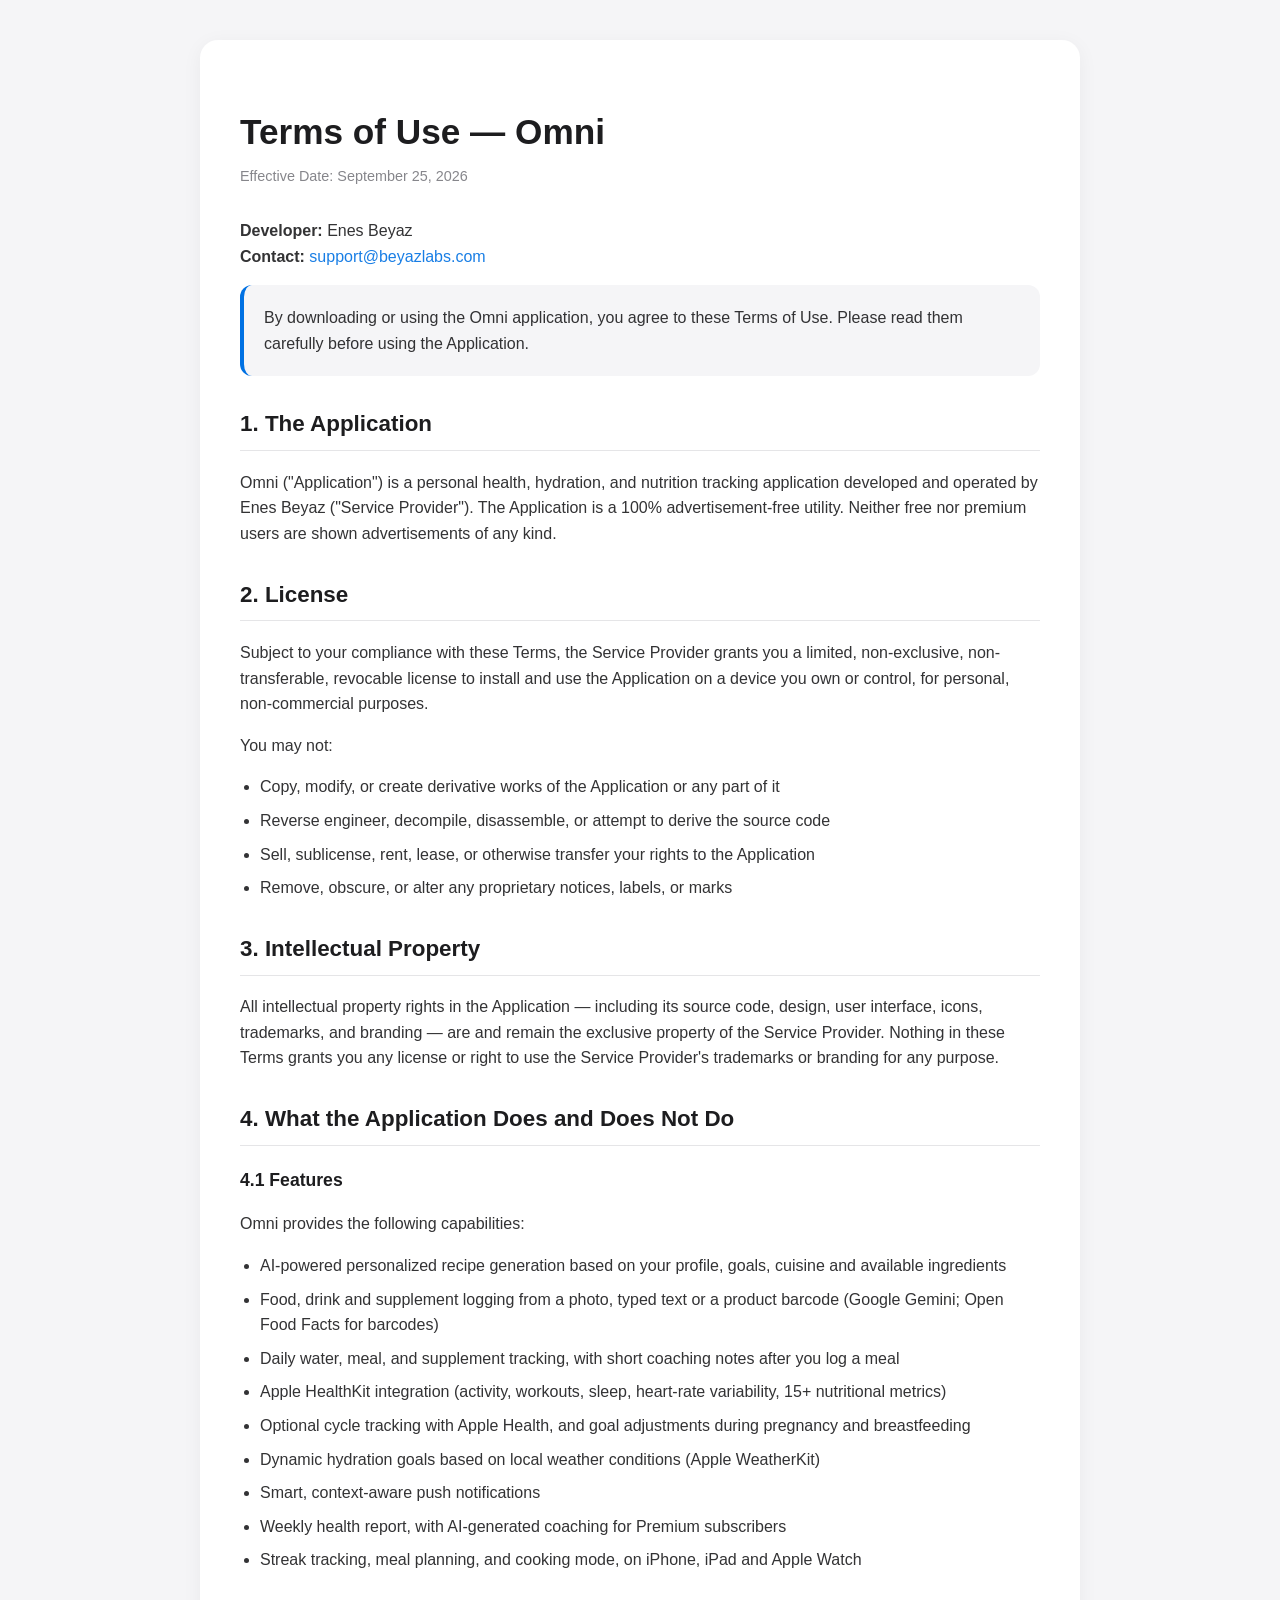
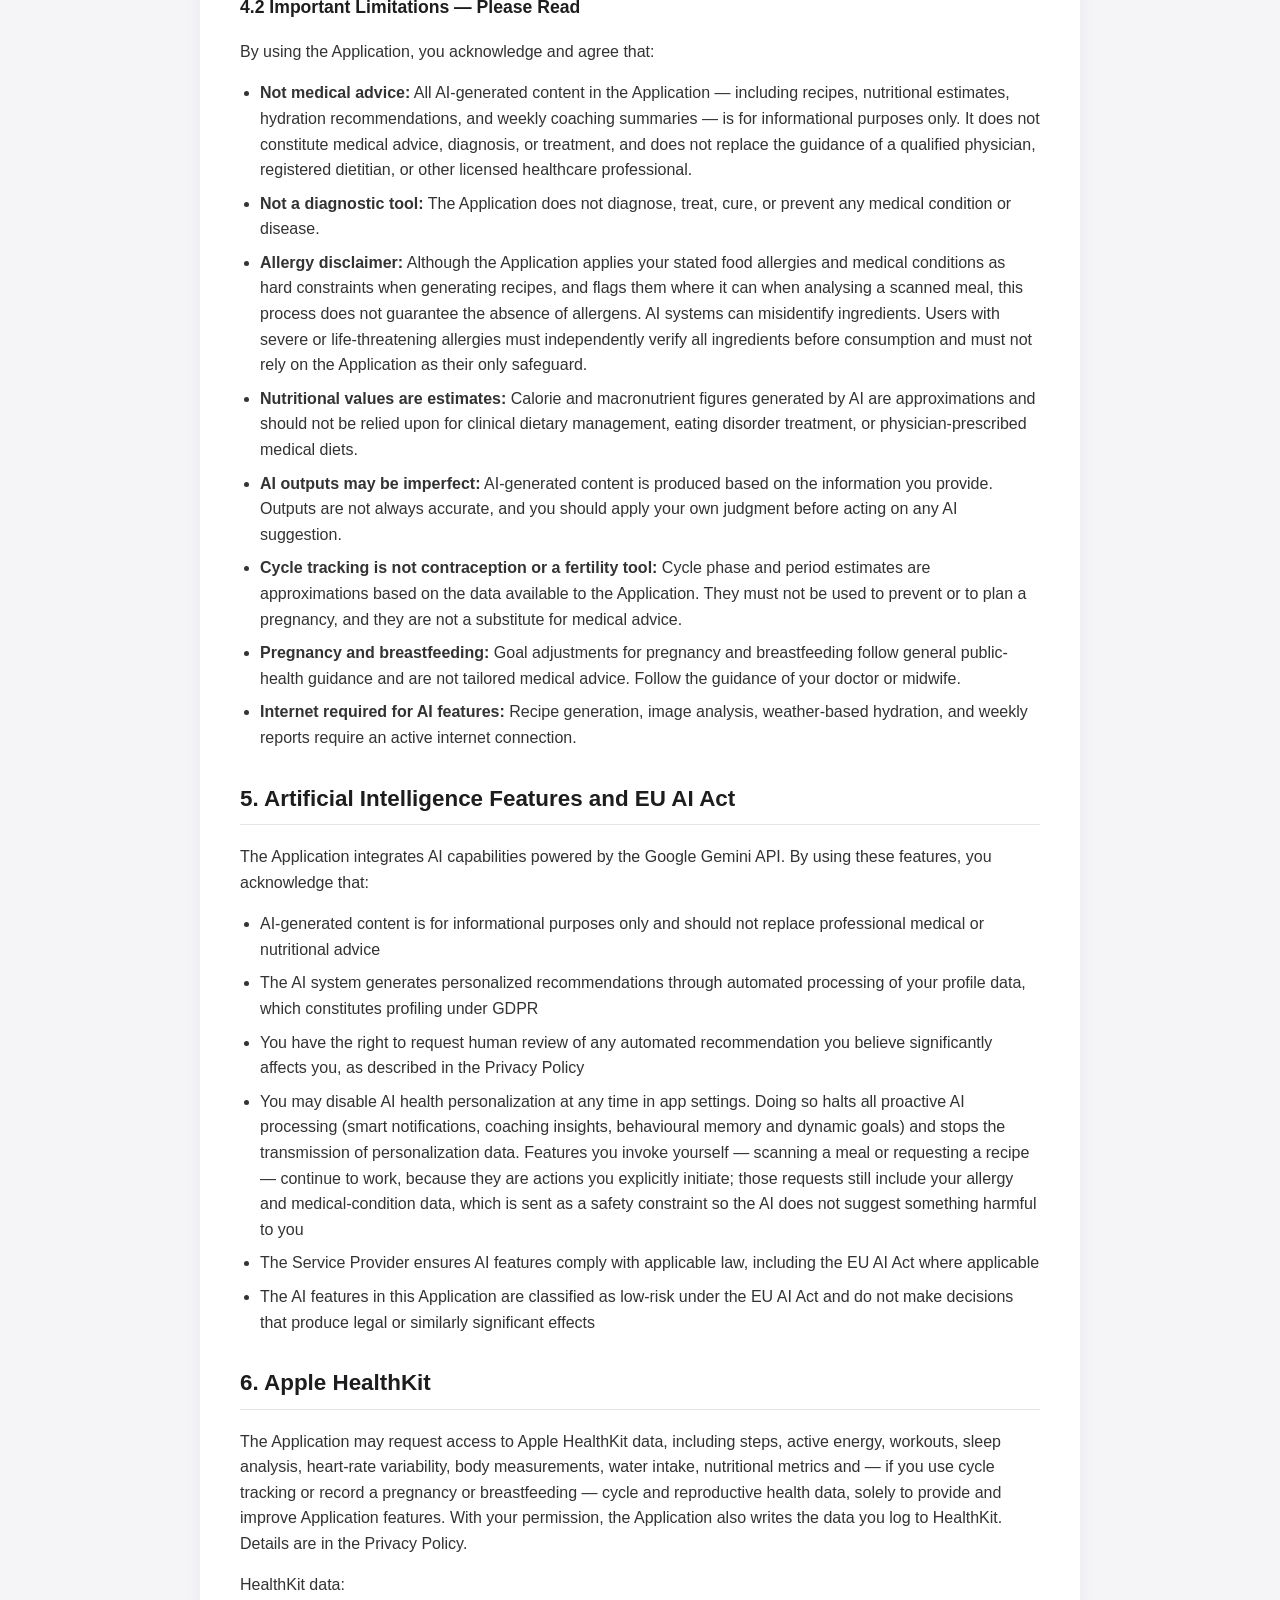
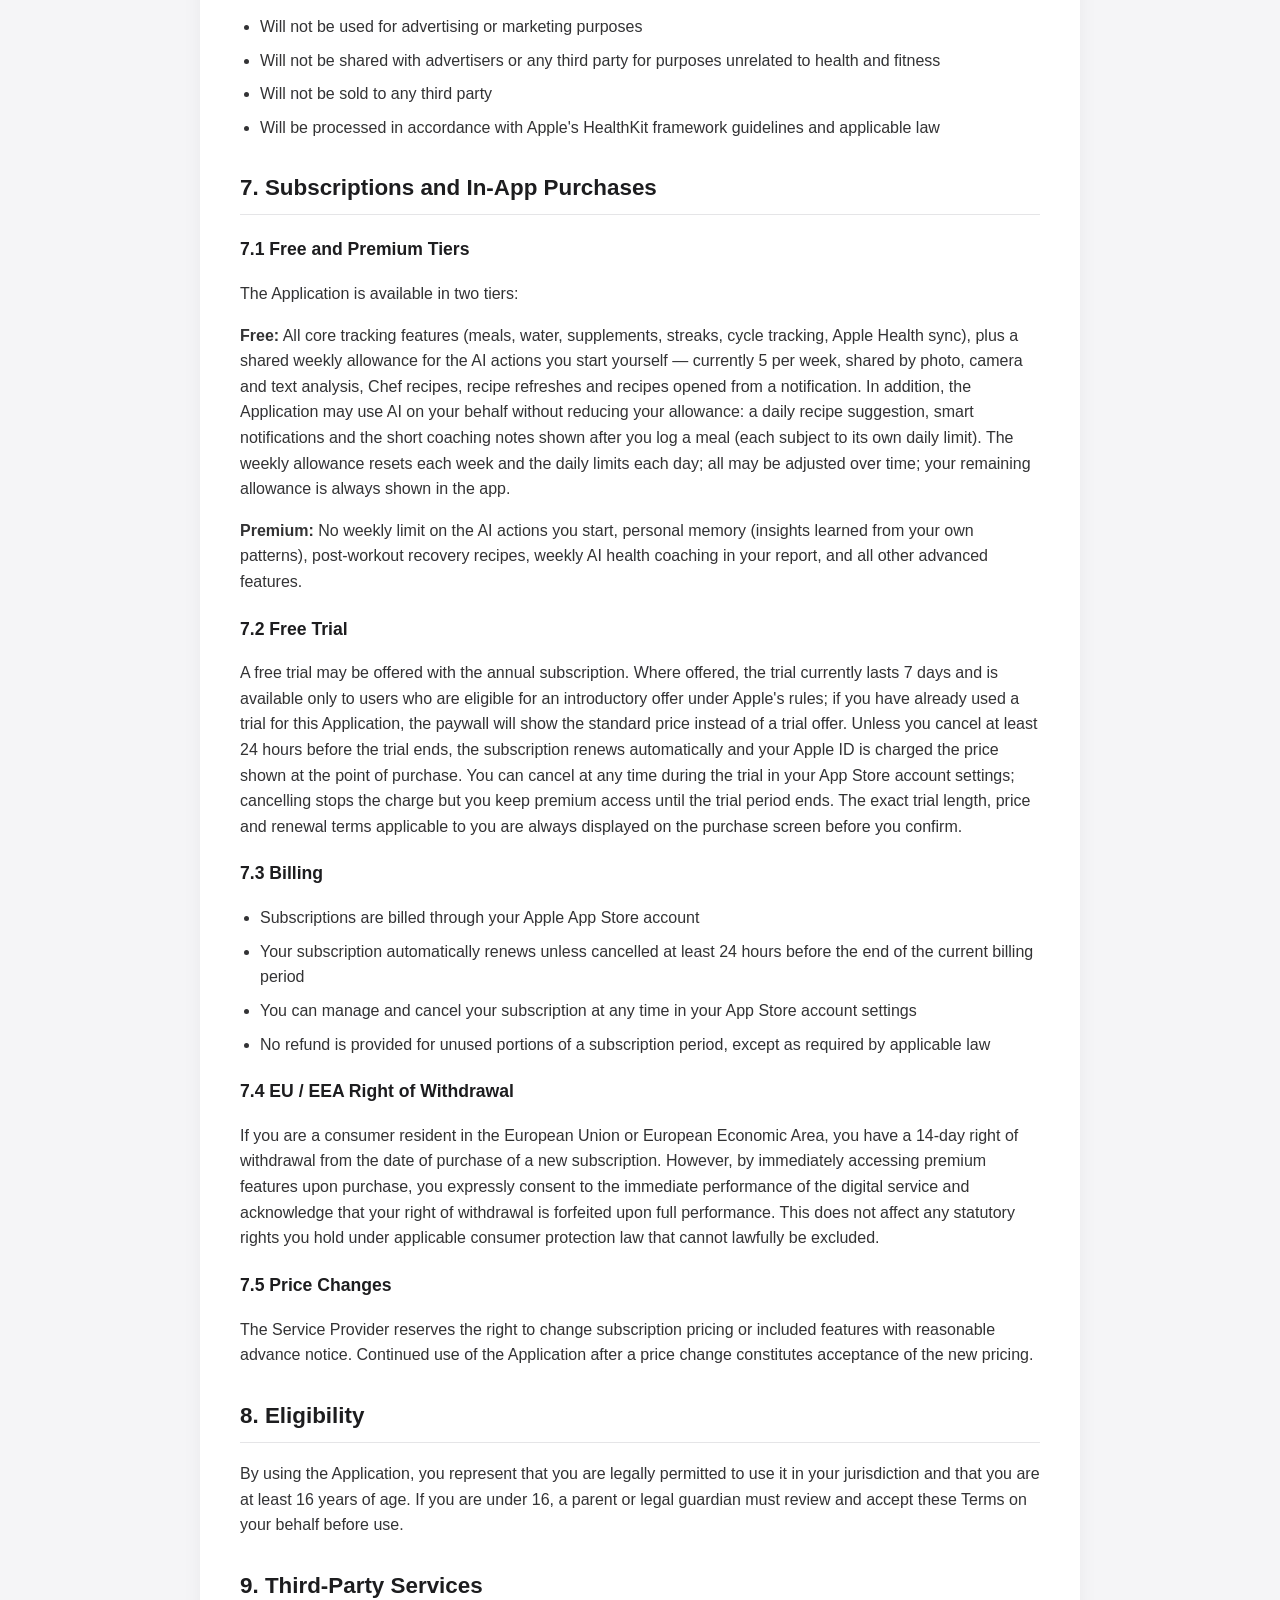
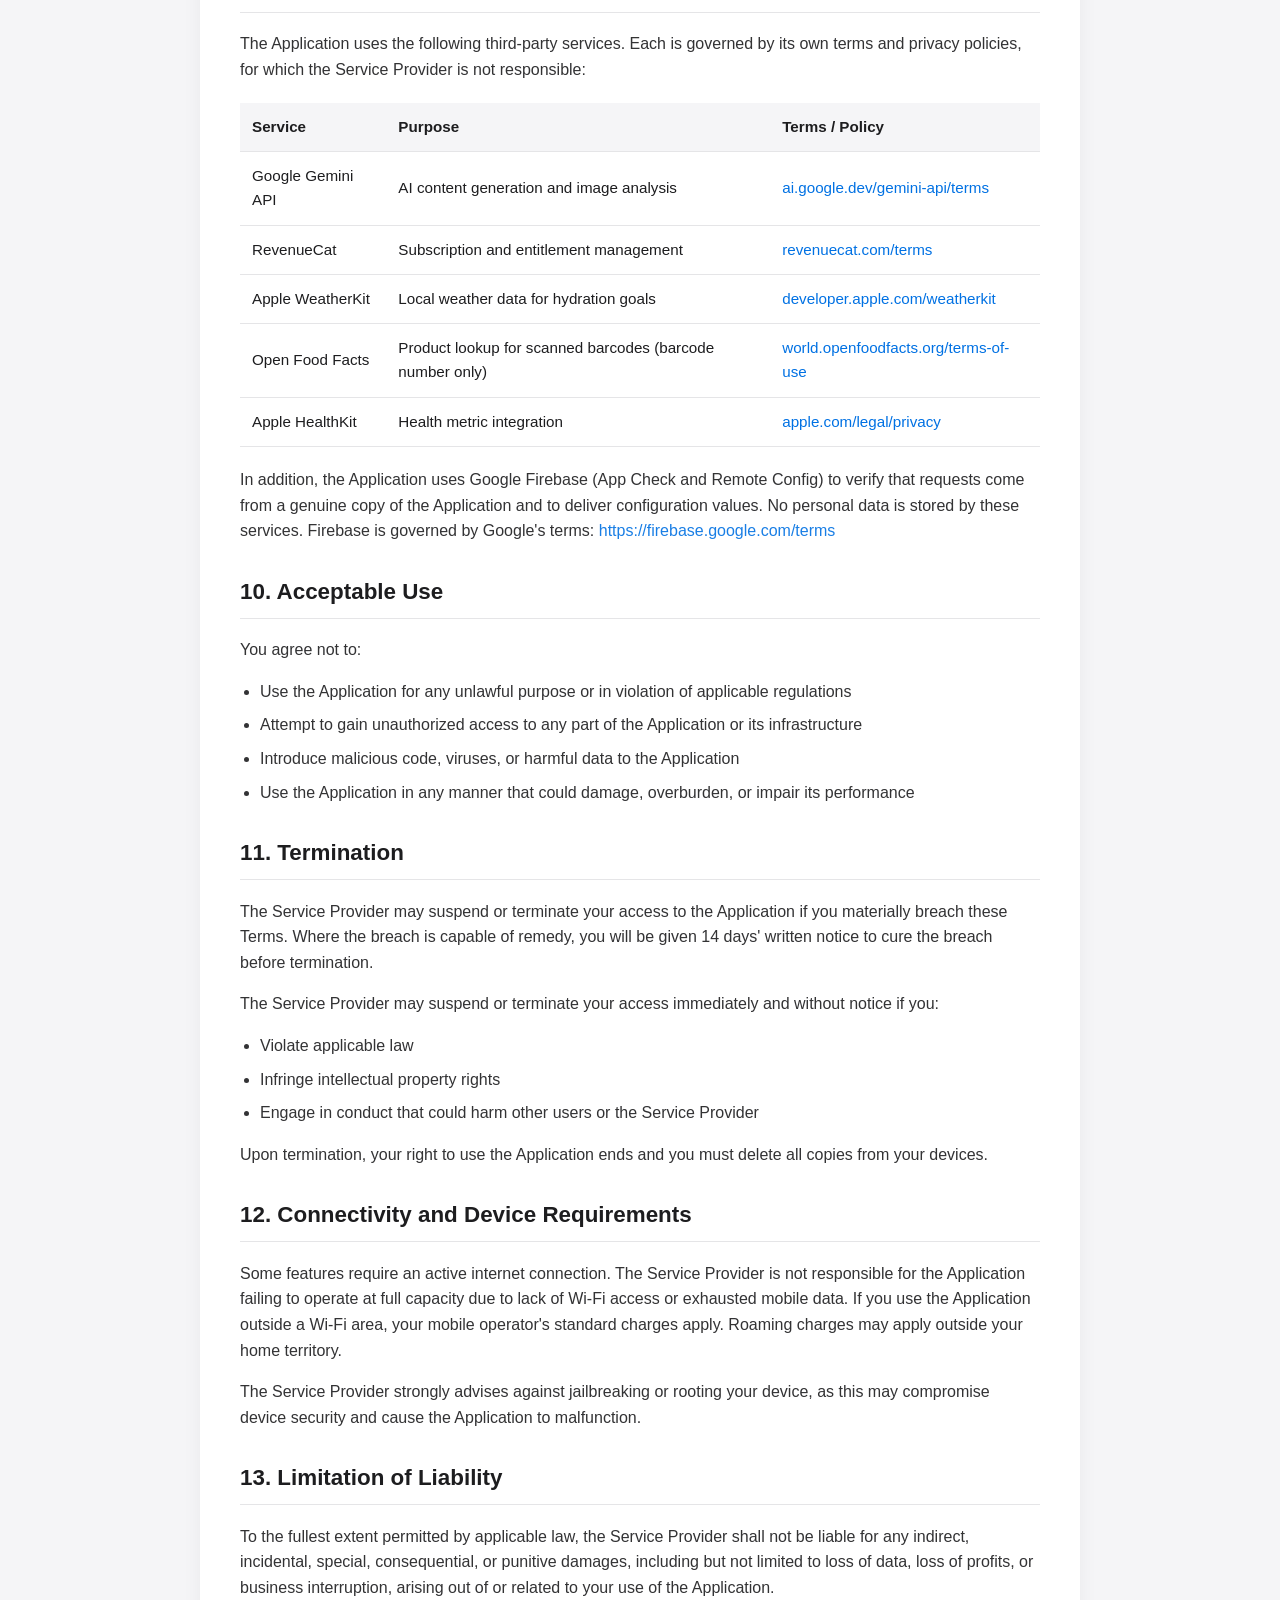
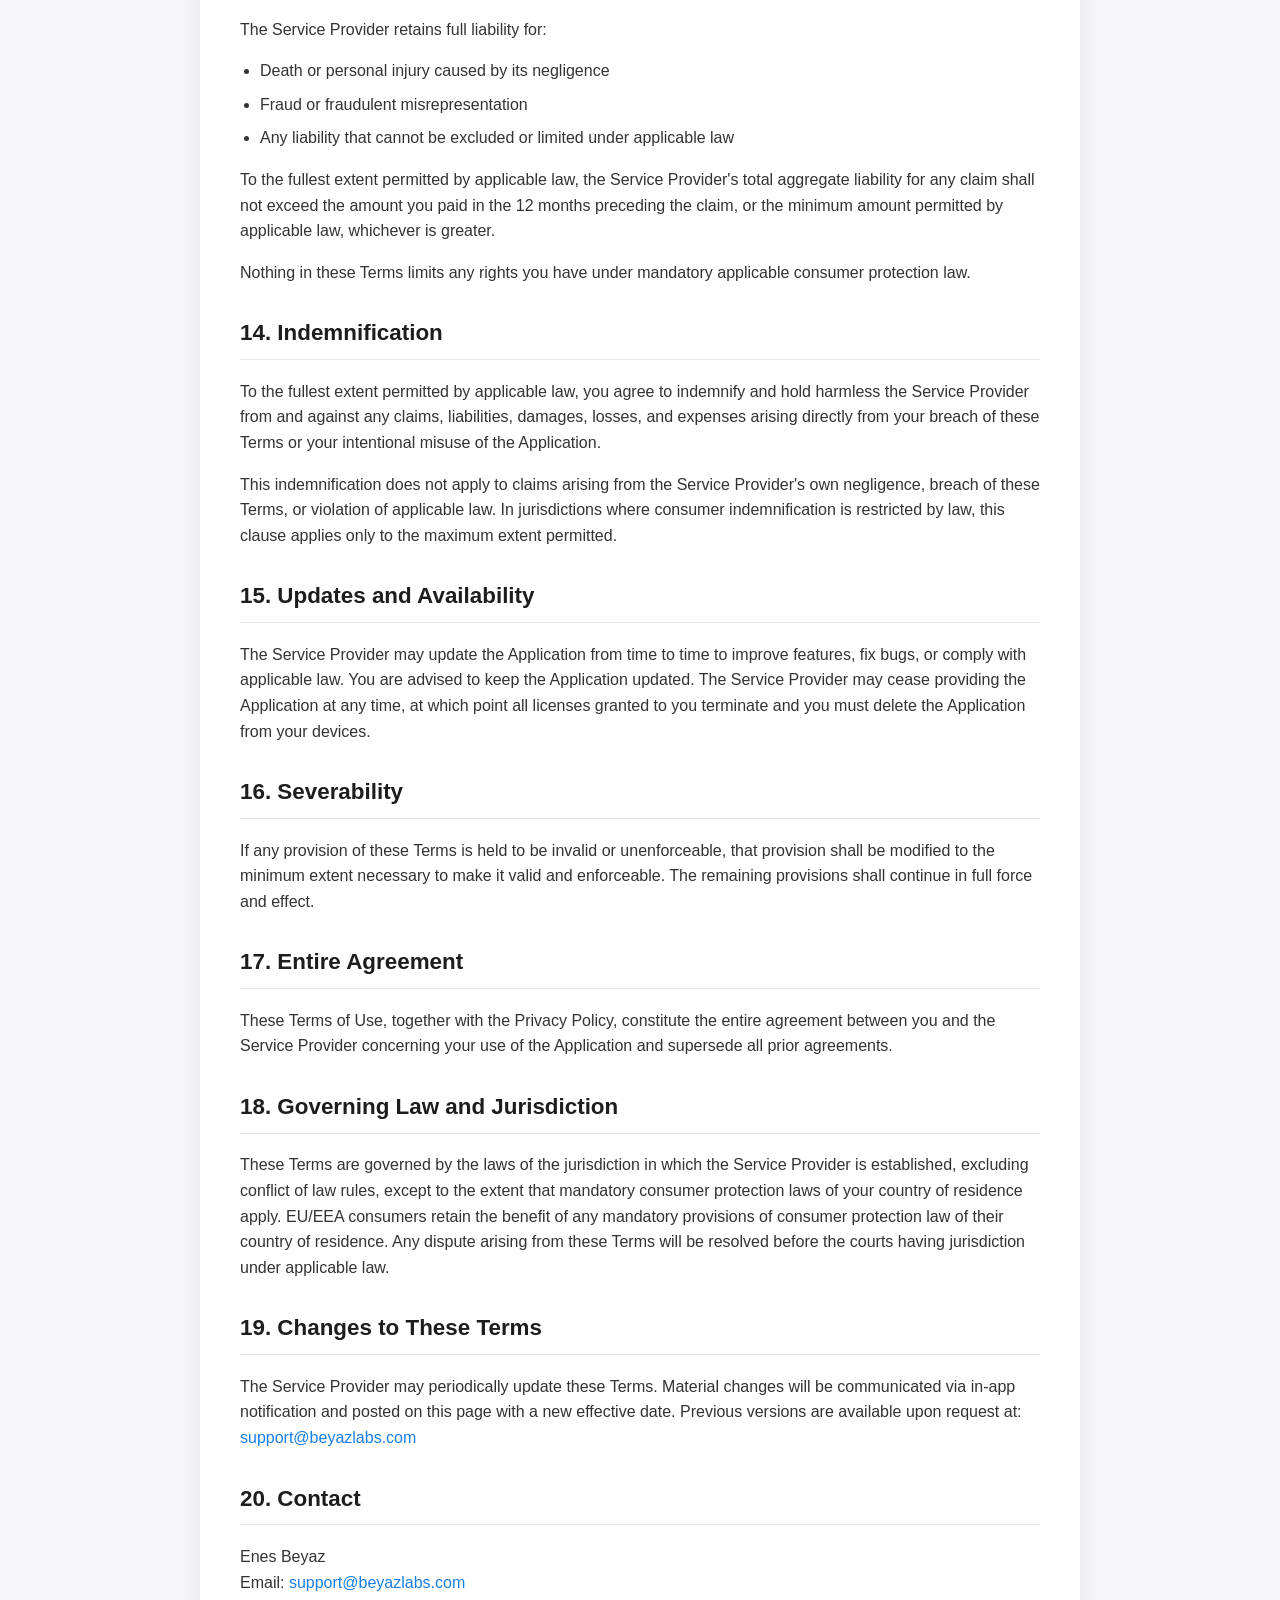
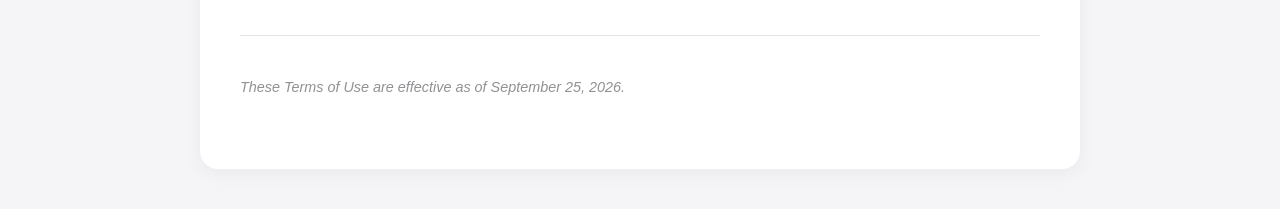
<file: termsofuse.html>
<!DOCTYPE html>
<html lang="en">
<head>
    <meta charset="UTF-8">
    <meta name="viewport" content="width=device-width, initial-scale=1.0">
    <title>Terms of Use — Omni</title>
    <style>
        :root {
            --bg-color: #f5f5f7;
            --card-bg: #ffffff;
            --text-color: #1d1d1f;
            --accent-color: #0071e3;
            --border-color: #e5e5e7;
            --secondary-text: #86868b;
        }

        @media (prefers-color-scheme: dark) {
            :root {
                --bg-color: #000000;
                --card-bg: #11161b;
                --text-color: #f5f5f7;
                --accent-color: #2997ff;
                --border-color: #222b35;
                --secondary-text: #86868b;
            }
        }

        body {
            font-family: -apple-system, BlinkMacSystemFont, "Segoe UI", Roboto, Helvetica, Arial, sans-serif;
            background-color: var(--bg-color);
            color: var(--text-color);
            line-height: 1.6;
            margin: 0;
            padding: 20px;
            display: flex;
            justify-content: center;
        }

        .container {
            max-width: 800px;
            width: 100%;
            background-color: var(--card-bg);
            padding: 40px;
            border-radius: 18px;
            box-shadow: 0 4px 20px rgba(0, 0, 0, 0.05);
            margin: 20px 0;
        }

        h1 {
            font-size: 2.2rem;
            font-weight: 700;
            margin-bottom: 5px;
            color: var(--text-color);
        }

        h2 {
            font-size: 1.4rem;
            font-weight: 600;
            margin-top: 30px;
            padding-bottom: 8px;
            border-bottom: 1px solid var(--border-color);
            color: var(--text-color);
        }

        h3 {
            font-size: 1.1rem;
            font-weight: 600;
            margin-top: 20px;
        }

        p, li {
            font-size: 1rem;
            color: var(--text-color);
            opacity: 0.9;
        }

        .meta-info {
            color: var(--secondary-text);
            font-size: 0.9rem;
            margin-bottom: 30px;
        }

        .section-divider {
            height: 1px;
            background-color: var(--border-color);
            margin: 40px 0;
        }

        ul {
            padding-left: 20px;
        }

        li {
            margin-bottom: 8px;
        }

        table {
            width: 100%;
            border-collapse: collapse;
            margin: 20px 0;
            font-size: 0.95rem;
        }

        th, td {
            padding: 12px;
            text-align: left;
            border-bottom: 1px solid var(--border-color);
        }

        th {
            background-color: var(--bg-color);
            font-weight: 600;
        }

        a {
            color: var(--accent-color);
            text-decoration: none;
        }

        a:hover {
            text-decoration: underline;
        }

        .executive-summary {
            background-color: var(--bg-color);
            padding: 20px;
            border-radius: 12px;
            border-left: 4px solid var(--accent-color);
            margin-bottom: 30px;
        }

        .executive-summary p {
            margin: 0;
            font-weight: 500;
        }

        /* Geniş içerik (tablo) sayfayı yatay kaydırtmasın — kendi içinde kaysın.
           Sayfa telefonda, uygulama içindeki tarayıcıda açılıyor. */
        .table-wrap {
            overflow-x: auto;
            -webkit-overflow-scrolling: touch;
            margin: 20px 0;
        }
        .table-wrap table { margin: 0; }

        @media (max-width: 600px) {
            body { padding: 10px; }
            .container { padding: 24px 20px; border-radius: 14px; }
            h1 { font-size: 1.8rem; }
            h2 { font-size: 1.2rem; }
            table { font-size: 0.85rem; }
            th, td { padding: 9px 8px; }
            /* Uzun URL'ler satırı taşırmasın */
            a { overflow-wrap: anywhere; word-break: break-word; }
        }
    </style>
</head>
<body>

<div class="container">

    <h1>Terms of Use — Omni</h1>
    <div class="meta-info">Effective Date: September 25, 2026</div>

    <p><strong>Developer:</strong> Enes Beyaz<br>
    <strong>Contact:</strong> <a href="mailto:support@beyazlabs.com">support@beyazlabs.com</a></p>

    <div class="executive-summary">
        <p>By downloading or using the Omni application, you agree to these Terms of Use. Please read them carefully before using the Application.</p>
    </div>

    <h2>1. The Application</h2>
    <p>Omni ("Application") is a personal health, hydration, and nutrition tracking application developed and operated by Enes Beyaz ("Service Provider"). The Application is a 100% advertisement-free utility. Neither free nor premium users are shown advertisements of any kind.</p>

    <h2>2. License</h2>
    <p>Subject to your compliance with these Terms, the Service Provider grants you a limited, non-exclusive, non-transferable, revocable license to install and use the Application on a device you own or control, for personal, non-commercial purposes.</p>
    <p>You may not:</p>
    <ul>
        <li>Copy, modify, or create derivative works of the Application or any part of it</li>
        <li>Reverse engineer, decompile, disassemble, or attempt to derive the source code</li>
        <li>Sell, sublicense, rent, lease, or otherwise transfer your rights to the Application</li>
        <li>Remove, obscure, or alter any proprietary notices, labels, or marks</li>
    </ul>

    <h2>3. Intellectual Property</h2>
    <p>All intellectual property rights in the Application — including its source code, design, user interface, icons, trademarks, and branding — are and remain the exclusive property of the Service Provider. Nothing in these Terms grants you any license or right to use the Service Provider's trademarks or branding for any purpose.</p>

    <h2>4. What the Application Does and Does Not Do</h2>

    <h3>4.1 Features</h3>
    <p>Omni provides the following capabilities:</p>
    <ul>
        <li>AI-powered personalized recipe generation based on your profile, goals, cuisine and available ingredients</li>
        <li>Food, drink and supplement logging from a photo, typed text or a product barcode (Google Gemini; Open Food Facts for barcodes)</li>
        <li>Daily water, meal, and supplement tracking, with short coaching notes after you log a meal</li>
        <li>Apple HealthKit integration (activity, workouts, sleep, heart-rate variability, 15+ nutritional metrics)</li>
        <li>Optional cycle tracking with Apple Health, and goal adjustments during pregnancy and breastfeeding</li>
        <li>Dynamic hydration goals based on local weather conditions (Apple WeatherKit)</li>
        <li>Smart, context-aware push notifications</li>
        <li>Weekly health report, with AI-generated coaching for Premium subscribers</li>
        <li>Streak tracking, meal planning, and cooking mode, on iPhone, iPad and Apple Watch</li>
    </ul>

    <h3>4.2 Important Limitations — Please Read</h3>
    <p>By using the Application, you acknowledge and agree that:</p>
    <ul>
        <li><strong>Not medical advice:</strong> All AI-generated content in the Application — including recipes, nutritional estimates, hydration recommendations, and weekly coaching summaries — is for informational purposes only. It does not constitute medical advice, diagnosis, or treatment, and does not replace the guidance of a qualified physician, registered dietitian, or other licensed healthcare professional.</li>
        <li><strong>Not a diagnostic tool:</strong> The Application does not diagnose, treat, cure, or prevent any medical condition or disease.</li>
        <li><strong>Allergy disclaimer:</strong> Although the Application applies your stated food allergies and medical conditions as hard constraints when generating recipes, and flags them where it can when analysing a scanned meal, this process does not guarantee the absence of allergens. AI systems can misidentify ingredients. Users with severe or life-threatening allergies must independently verify all ingredients before consumption and must not rely on the Application as their only safeguard.</li>
        <li><strong>Nutritional values are estimates:</strong> Calorie and macronutrient figures generated by AI are approximations and should not be relied upon for clinical dietary management, eating disorder treatment, or physician-prescribed medical diets.</li>
        <li><strong>AI outputs may be imperfect:</strong> AI-generated content is produced based on the information you provide. Outputs are not always accurate, and you should apply your own judgment before acting on any AI suggestion.</li>
        <li><strong>Cycle tracking is not contraception or a fertility tool:</strong> Cycle phase and period estimates are approximations based on the data available to the Application. They must not be used to prevent or to plan a pregnancy, and they are not a substitute for medical advice.</li>
        <li><strong>Pregnancy and breastfeeding:</strong> Goal adjustments for pregnancy and breastfeeding follow general public-health guidance and are not tailored medical advice. Follow the guidance of your doctor or midwife.</li>
        <li><strong>Internet required for AI features:</strong> Recipe generation, image analysis, weather-based hydration, and weekly reports require an active internet connection.</li>
    </ul>

    <h2>5. Artificial Intelligence Features and EU AI Act</h2>
    <p>The Application integrates AI capabilities powered by the Google Gemini API. By using these features, you acknowledge that:</p>
    <ul>
        <li>AI-generated content is for informational purposes only and should not replace professional medical or nutritional advice</li>
        <li>The AI system generates personalized recommendations through automated processing of your profile data, which constitutes profiling under GDPR</li>
        <li>You have the right to request human review of any automated recommendation you believe significantly affects you, as described in the Privacy Policy</li>
        <li>You may disable AI health personalization at any time in app settings. Doing so halts all proactive AI processing (smart notifications, coaching insights, behavioural memory and dynamic goals) and stops the transmission of personalization data. Features you invoke yourself — scanning a meal or requesting a recipe — continue to work, because they are actions you explicitly initiate; those requests still include your allergy and medical-condition data, which is sent as a safety constraint so the AI does not suggest something harmful to you</li>
        <li>The Service Provider ensures AI features comply with applicable law, including the EU AI Act where applicable</li>
        <li>The AI features in this Application are classified as low-risk under the EU AI Act and do not make decisions that produce legal or similarly significant effects</li>
    </ul>

    <h2>6. Apple HealthKit</h2>
    <p>The Application may request access to Apple HealthKit data, including steps, active energy, workouts, sleep analysis, heart-rate variability, body measurements, water intake, nutritional metrics and — if you use cycle tracking or record a pregnancy or breastfeeding — cycle and reproductive health data, solely to provide and improve Application features. With your permission, the Application also writes the data you log to HealthKit. Details are in the Privacy Policy.</p>
    <p>HealthKit data:</p>
    <ul>
        <li>Will not be used for advertising or marketing purposes</li>
        <li>Will not be shared with advertisers or any third party for purposes unrelated to health and fitness</li>
        <li>Will not be sold to any third party</li>
        <li>Will be processed in accordance with Apple's HealthKit framework guidelines and applicable law</li>
    </ul>

    <h2>7. Subscriptions and In-App Purchases</h2>

    <h3>7.1 Free and Premium Tiers</h3>
    <p>The Application is available in two tiers:</p>
    <p><strong>Free:</strong> All core tracking features (meals, water, supplements, streaks, cycle tracking, Apple Health sync), plus a shared weekly allowance for the AI actions you start yourself — currently 5 per week, shared by photo, camera and text analysis, Chef recipes, recipe refreshes and recipes opened from a notification. In addition, the Application may use AI on your behalf without reducing your allowance: a daily recipe suggestion, smart notifications and the short coaching notes shown after you log a meal (each subject to its own daily limit). The weekly allowance resets each week and the daily limits each day; all may be adjusted over time; your remaining allowance is always shown in the app.</p>
    <p><strong>Premium:</strong> No weekly limit on the AI actions you start, personal memory (insights learned from your own patterns), post-workout recovery recipes, weekly AI health coaching in your report, and all other advanced features.</p>

    <h3>7.2 Free Trial</h3>
    <p>A free trial may be offered with the annual subscription. Where offered, the trial currently lasts 7 days and is available only to users who are eligible for an introductory offer under Apple's rules; if you have already used a trial for this Application, the paywall will show the standard price instead of a trial offer. Unless you cancel at least 24 hours before the trial ends, the subscription renews automatically and your Apple ID is charged the price shown at the point of purchase. You can cancel at any time during the trial in your App Store account settings; cancelling stops the charge but you keep premium access until the trial period ends. The exact trial length, price and renewal terms applicable to you are always displayed on the purchase screen before you confirm.</p>

    <h3>7.3 Billing</h3>
    <ul>
        <li>Subscriptions are billed through your Apple App Store account</li>
        <li>Your subscription automatically renews unless cancelled at least 24 hours before the end of the current billing period</li>
        <li>You can manage and cancel your subscription at any time in your App Store account settings</li>
        <li>No refund is provided for unused portions of a subscription period, except as required by applicable law</li>
    </ul>

    <h3>7.4 EU / EEA Right of Withdrawal</h3>
    <p>If you are a consumer resident in the European Union or European Economic Area, you have a 14-day right of withdrawal from the date of purchase of a new subscription. However, by immediately accessing premium features upon purchase, you expressly consent to the immediate performance of the digital service and acknowledge that your right of withdrawal is forfeited upon full performance. This does not affect any statutory rights you hold under applicable consumer protection law that cannot lawfully be excluded.</p>

    <h3>7.5 Price Changes</h3>
    <p>The Service Provider reserves the right to change subscription pricing or included features with reasonable advance notice. Continued use of the Application after a price change constitutes acceptance of the new pricing.</p>

    <h2>8. Eligibility</h2>
    <p>By using the Application, you represent that you are legally permitted to use it in your jurisdiction and that you are at least 16 years of age. If you are under 16, a parent or legal guardian must review and accept these Terms on your behalf before use.</p>

    <h2>9. Third-Party Services</h2>
    <p>The Application uses the following third-party services. Each is governed by its own terms and privacy policies, for which the Service Provider is not responsible:</p>
    <div class="table-wrap">
    <table>
        <thead>
            <tr>
                <th>Service</th>
                <th>Purpose</th>
                <th>Terms / Policy</th>
            </tr>
        </thead>
        <tbody>
            <tr>
                <td>Google Gemini API</td>
                <td>AI content generation and image analysis</td>
                <td><a href="https://ai.google.dev/gemini-api/terms" target="_blank">ai.google.dev/gemini-api/terms</a></td>
            </tr>
            <tr>
                <td>RevenueCat</td>
                <td>Subscription and entitlement management</td>
                <td><a href="https://www.revenuecat.com/terms" target="_blank">revenuecat.com/terms</a></td>
            </tr>
            <tr>
                <td>Apple WeatherKit</td>
                <td>Local weather data for hydration goals</td>
                <td><a href="https://developer.apple.com/weatherkit/data-source-attribution" target="_blank">developer.apple.com/weatherkit</a></td>
            </tr>
            <tr>
                <td>Open Food Facts</td>
                <td>Product lookup for scanned barcodes (barcode number only)</td>
                <td><a href="https://world.openfoodfacts.org/terms-of-use" target="_blank">world.openfoodfacts.org/terms-of-use</a></td>
            </tr>
            <tr>
                <td>Apple HealthKit</td>
                <td>Health metric integration</td>
                <td><a href="https://www.apple.com/legal/privacy" target="_blank">apple.com/legal/privacy</a></td>
            </tr>
        </tbody>
    </table>
    </div>
    <p>In addition, the Application uses Google Firebase (App Check and Remote Config) to verify that requests come from a genuine copy of the Application and to deliver configuration values. No personal data is stored by these services. Firebase is governed by Google's terms: <a href="https://firebase.google.com/terms" target="_blank">https://firebase.google.com/terms</a></p>

    <h2>10. Acceptable Use</h2>
    <p>You agree not to:</p>
    <ul>
        <li>Use the Application for any unlawful purpose or in violation of applicable regulations</li>
        <li>Attempt to gain unauthorized access to any part of the Application or its infrastructure</li>
        <li>Introduce malicious code, viruses, or harmful data to the Application</li>
        <li>Use the Application in any manner that could damage, overburden, or impair its performance</li>
    </ul>

    <h2>11. Termination</h2>
    <p>The Service Provider may suspend or terminate your access to the Application if you materially breach these Terms. Where the breach is capable of remedy, you will be given 14 days' written notice to cure the breach before termination.</p>
    <p>The Service Provider may suspend or terminate your access immediately and without notice if you:</p>
    <ul>
        <li>Violate applicable law</li>
        <li>Infringe intellectual property rights</li>
        <li>Engage in conduct that could harm other users or the Service Provider</li>
    </ul>
    <p>Upon termination, your right to use the Application ends and you must delete all copies from your devices.</p>

    <h2>12. Connectivity and Device Requirements</h2>
    <p>Some features require an active internet connection. The Service Provider is not responsible for the Application failing to operate at full capacity due to lack of Wi-Fi access or exhausted mobile data. If you use the Application outside a Wi-Fi area, your mobile operator's standard charges apply. Roaming charges may apply outside your home territory.</p>
    <p>The Service Provider strongly advises against jailbreaking or rooting your device, as this may compromise device security and cause the Application to malfunction.</p>

    <h2>13. Limitation of Liability</h2>
    <p>To the fullest extent permitted by applicable law, the Service Provider shall not be liable for any indirect, incidental, special, consequential, or punitive damages, including but not limited to loss of data, loss of profits, or business interruption, arising out of or related to your use of the Application.</p>
    <p>The Service Provider retains full liability for:</p>
    <ul>
        <li>Death or personal injury caused by its negligence</li>
        <li>Fraud or fraudulent misrepresentation</li>
        <li>Any liability that cannot be excluded or limited under applicable law</li>
    </ul>
    <p>To the fullest extent permitted by applicable law, the Service Provider's total aggregate liability for any claim shall not exceed the amount you paid in the 12 months preceding the claim, or the minimum amount permitted by applicable law, whichever is greater.</p>
    <p>Nothing in these Terms limits any rights you have under mandatory applicable consumer protection law.</p>

    <h2>14. Indemnification</h2>
    <p>To the fullest extent permitted by applicable law, you agree to indemnify and hold harmless the Service Provider from and against any claims, liabilities, damages, losses, and expenses arising directly from your breach of these Terms or your intentional misuse of the Application.</p>
    <p>This indemnification does not apply to claims arising from the Service Provider's own negligence, breach of these Terms, or violation of applicable law. In jurisdictions where consumer indemnification is restricted by law, this clause applies only to the maximum extent permitted.</p>

    <h2>15. Updates and Availability</h2>
    <p>The Service Provider may update the Application from time to time to improve features, fix bugs, or comply with applicable law. You are advised to keep the Application updated. The Service Provider may cease providing the Application at any time, at which point all licenses granted to you terminate and you must delete the Application from your devices.</p>

    <h2>16. Severability</h2>
    <p>If any provision of these Terms is held to be invalid or unenforceable, that provision shall be modified to the minimum extent necessary to make it valid and enforceable. The remaining provisions shall continue in full force and effect.</p>

    <h2>17. Entire Agreement</h2>
    <p>These Terms of Use, together with the Privacy Policy, constitute the entire agreement between you and the Service Provider concerning your use of the Application and supersede all prior agreements.</p>

    <h2>18. Governing Law and Jurisdiction</h2>
    <p>These Terms are governed by the laws of the jurisdiction in which the Service Provider is established, excluding conflict of law rules, except to the extent that mandatory consumer protection laws of your country of residence apply. EU/EEA consumers retain the benefit of any mandatory provisions of consumer protection law of their country of residence. Any dispute arising from these Terms will be resolved before the courts having jurisdiction under applicable law.</p>

    <h2>19. Changes to These Terms</h2>
    <p>The Service Provider may periodically update these Terms. Material changes will be communicated via in-app notification and posted on this page with a new effective date. Previous versions are available upon request at: <a href="mailto:support@beyazlabs.com">support@beyazlabs.com</a></p>

    <h2>20. Contact</h2>
    <p>Enes Beyaz<br>
    Email: <a href="mailto:support@beyazlabs.com">support@beyazlabs.com</a></p>

    <div class="section-divider"></div>
    <p class="meta-info"><em>These Terms of Use are effective as of September 25, 2026.</em></p>

</div>

</body>
</html>
</file>
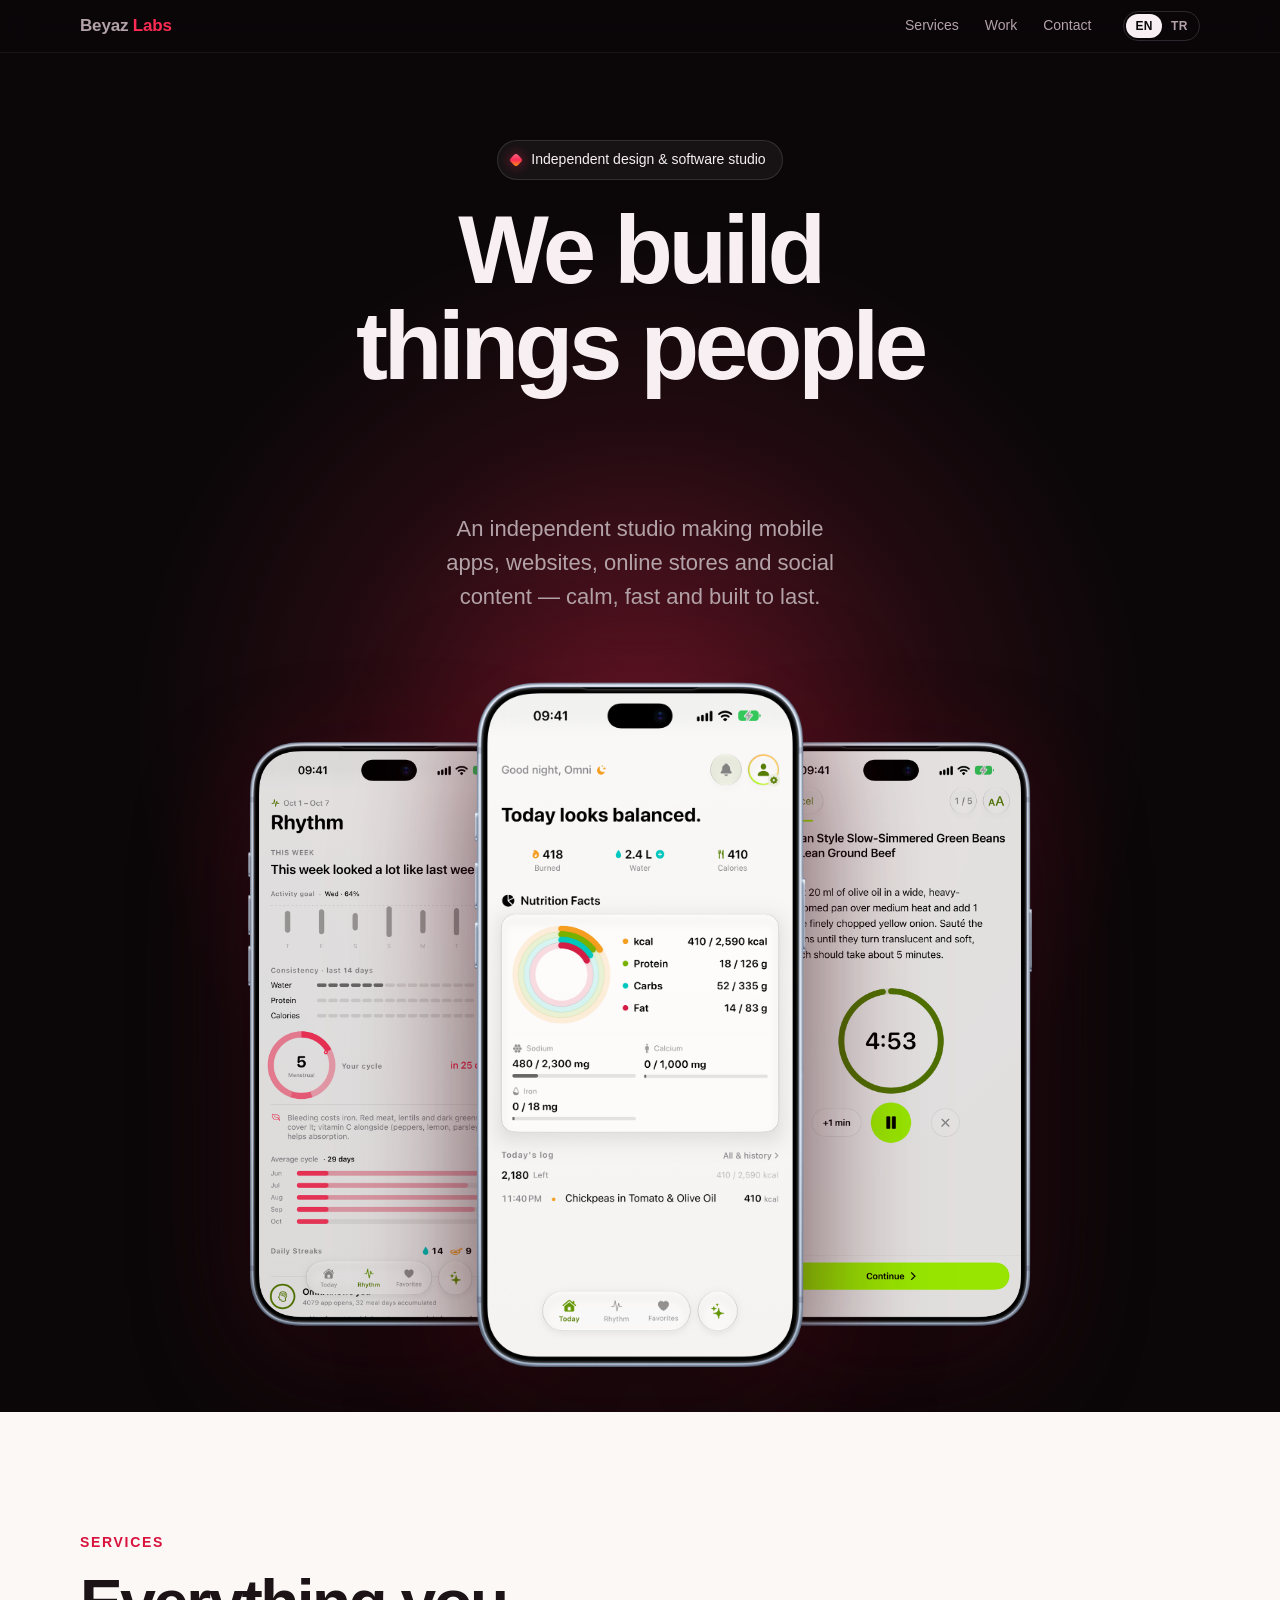
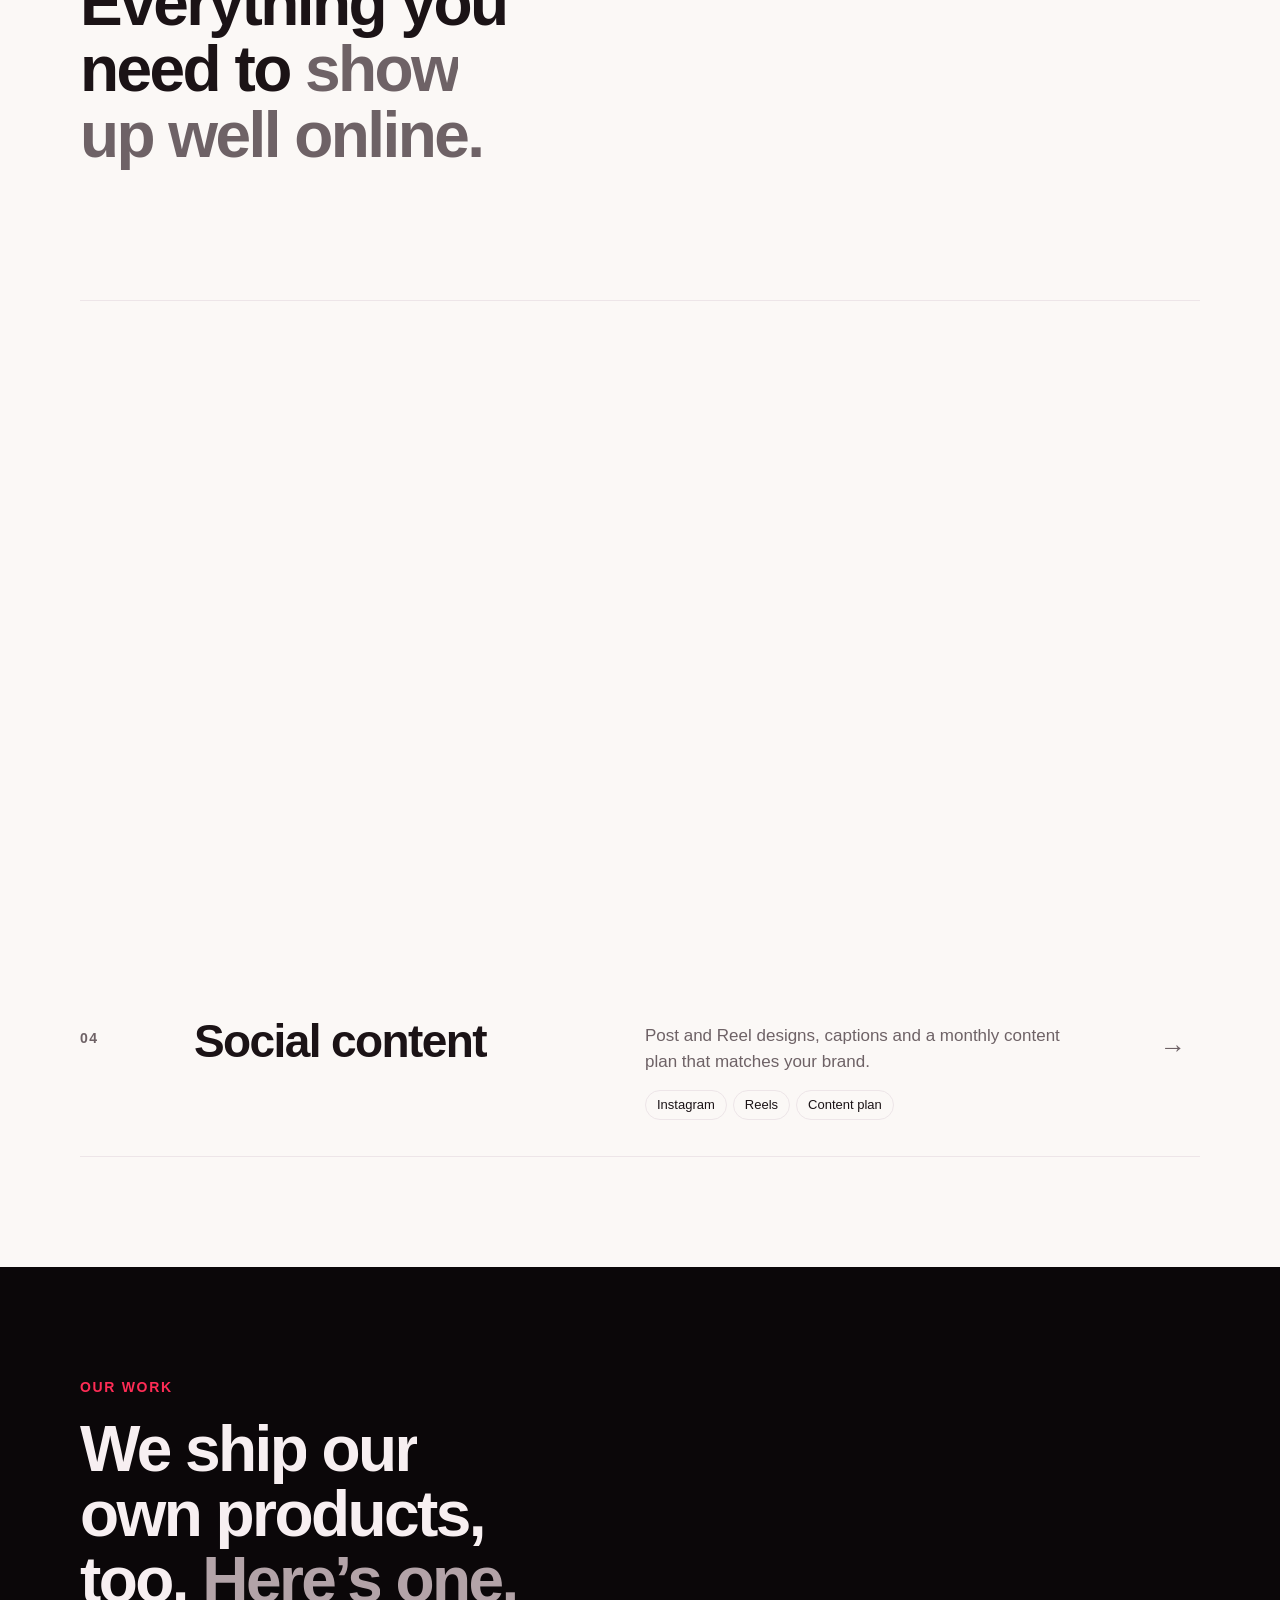
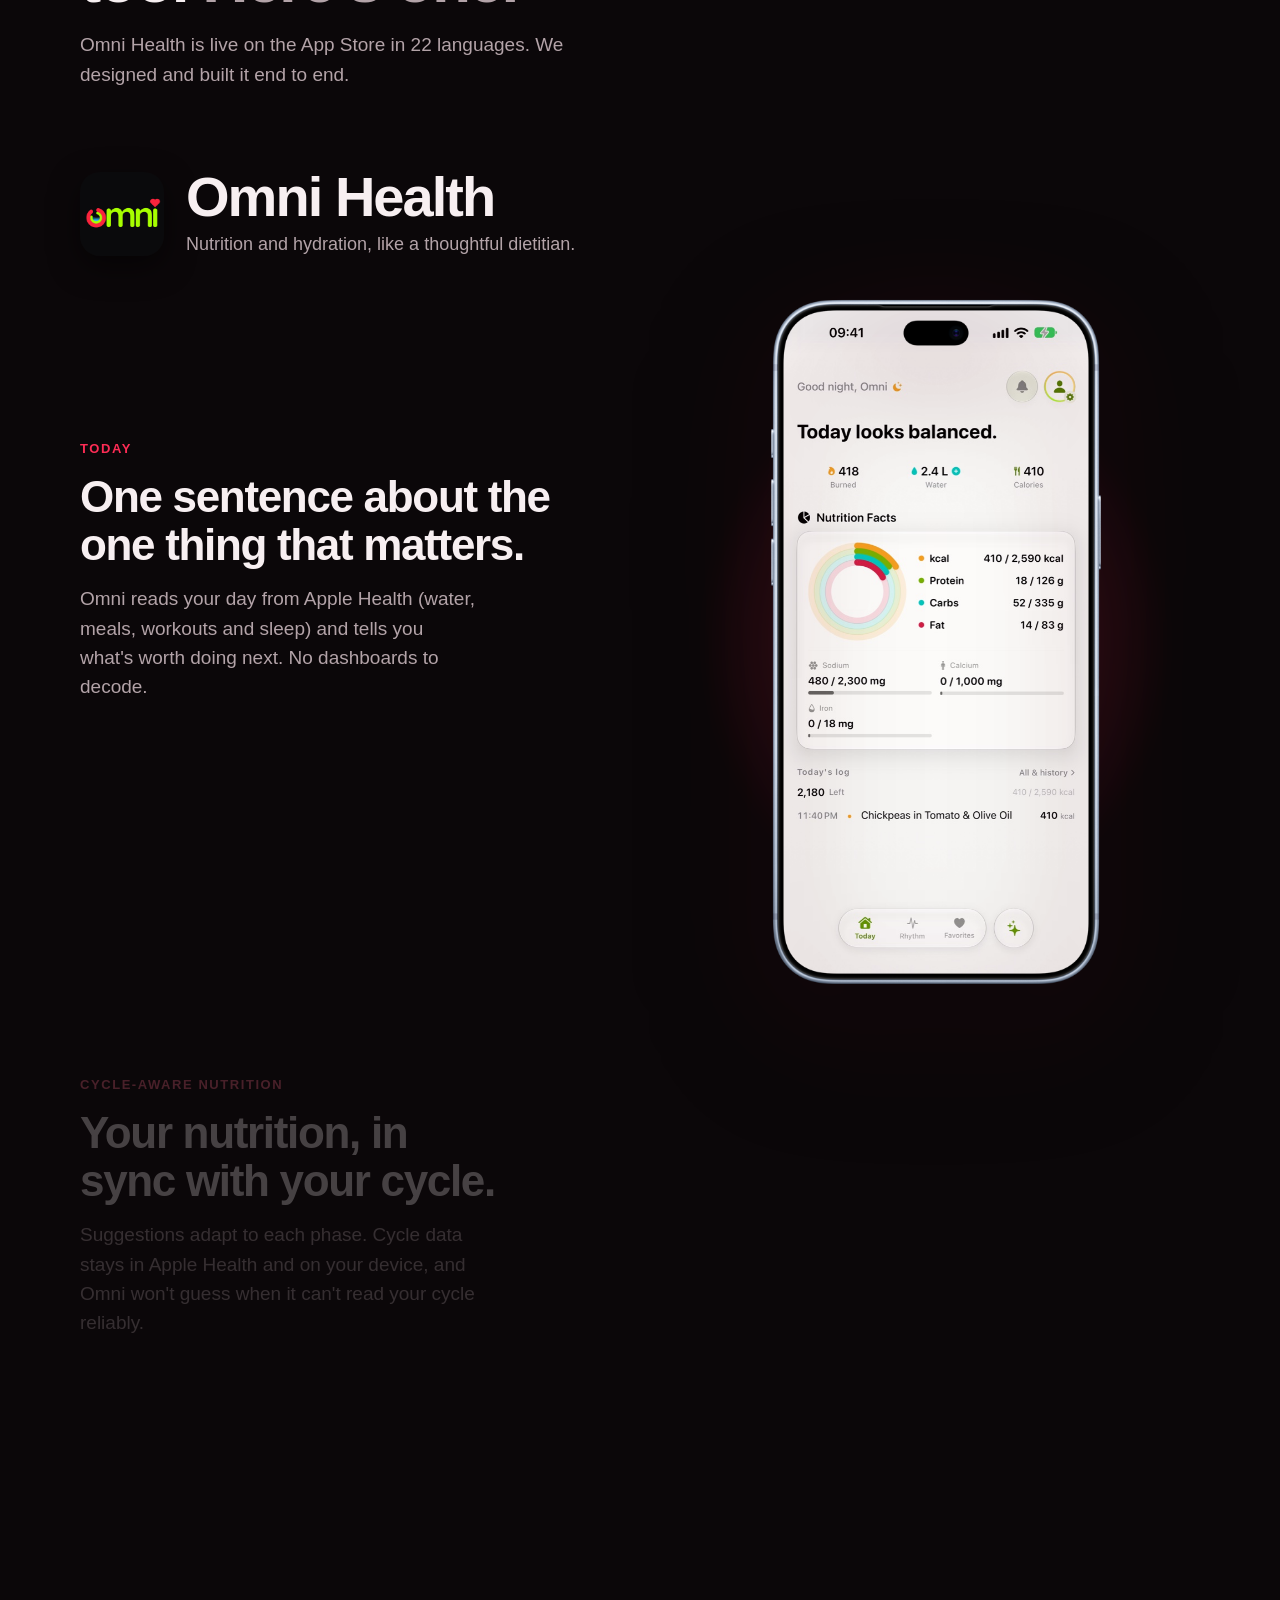
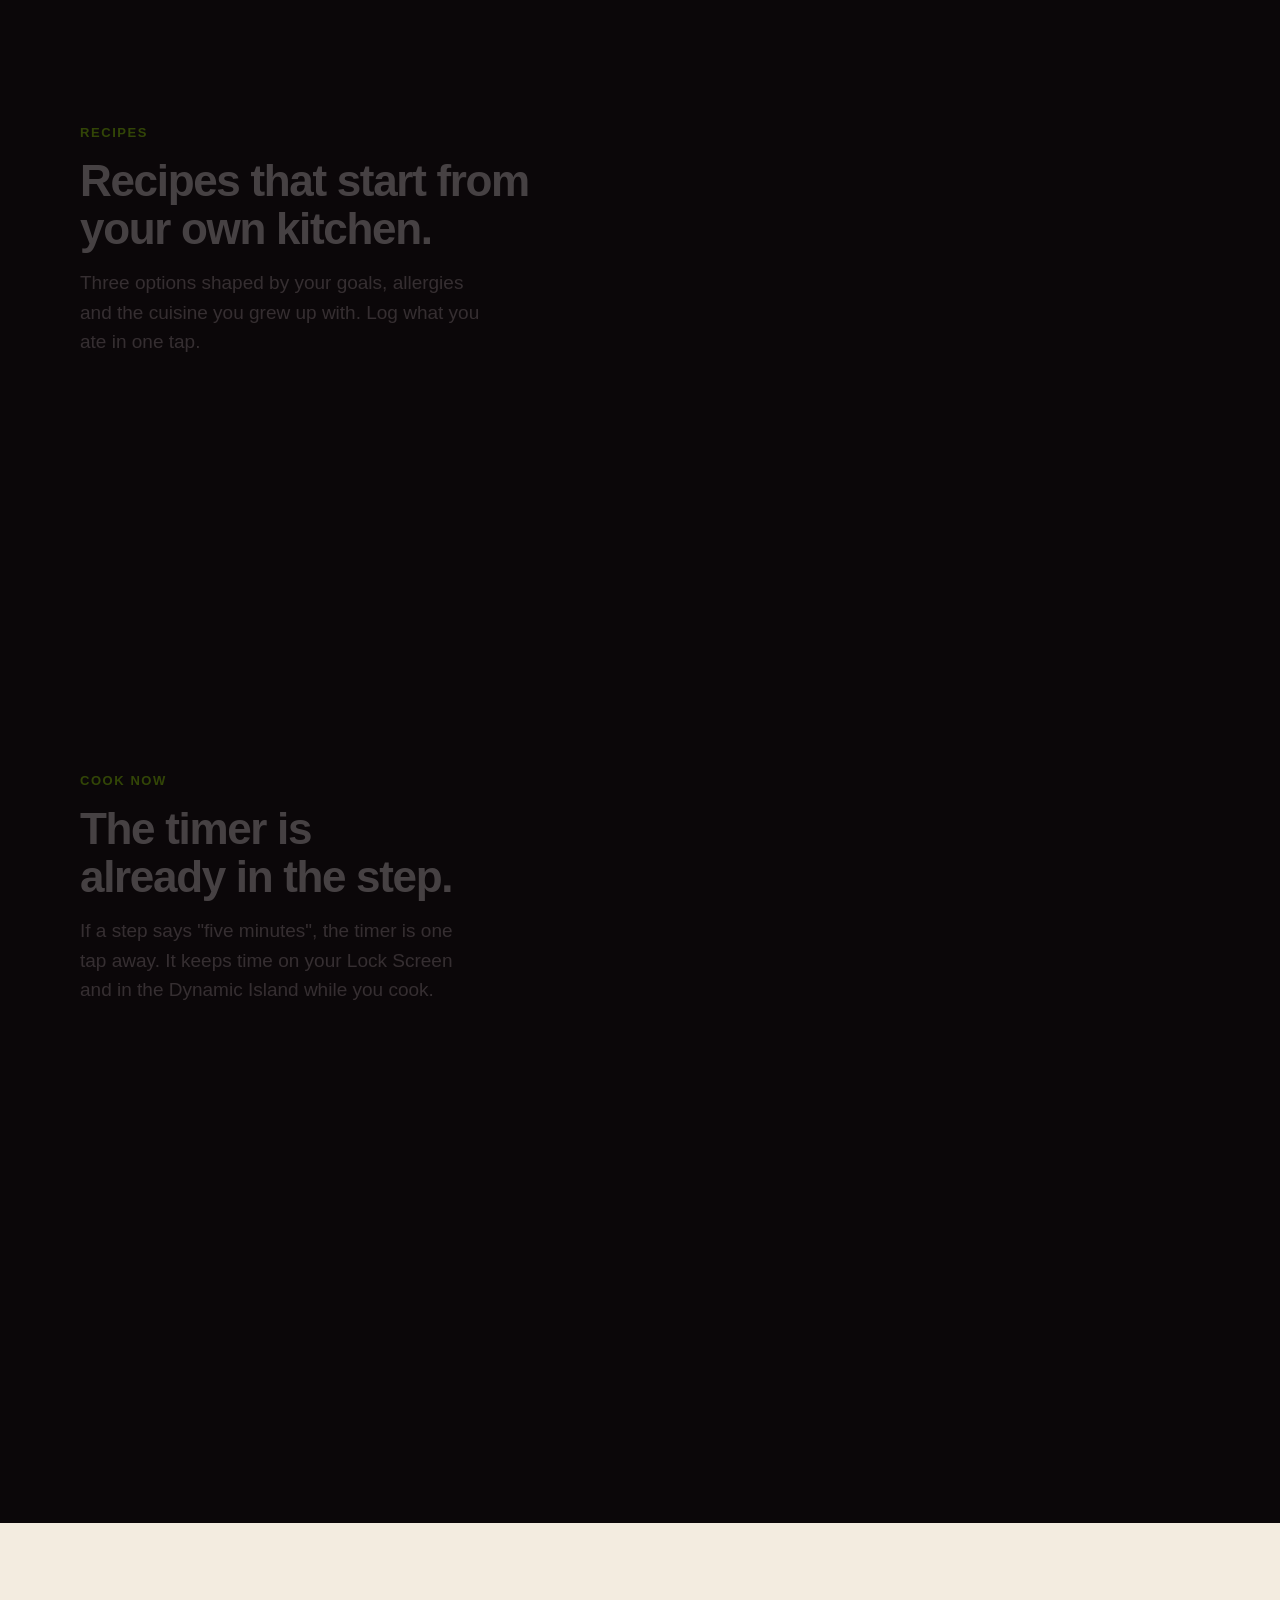
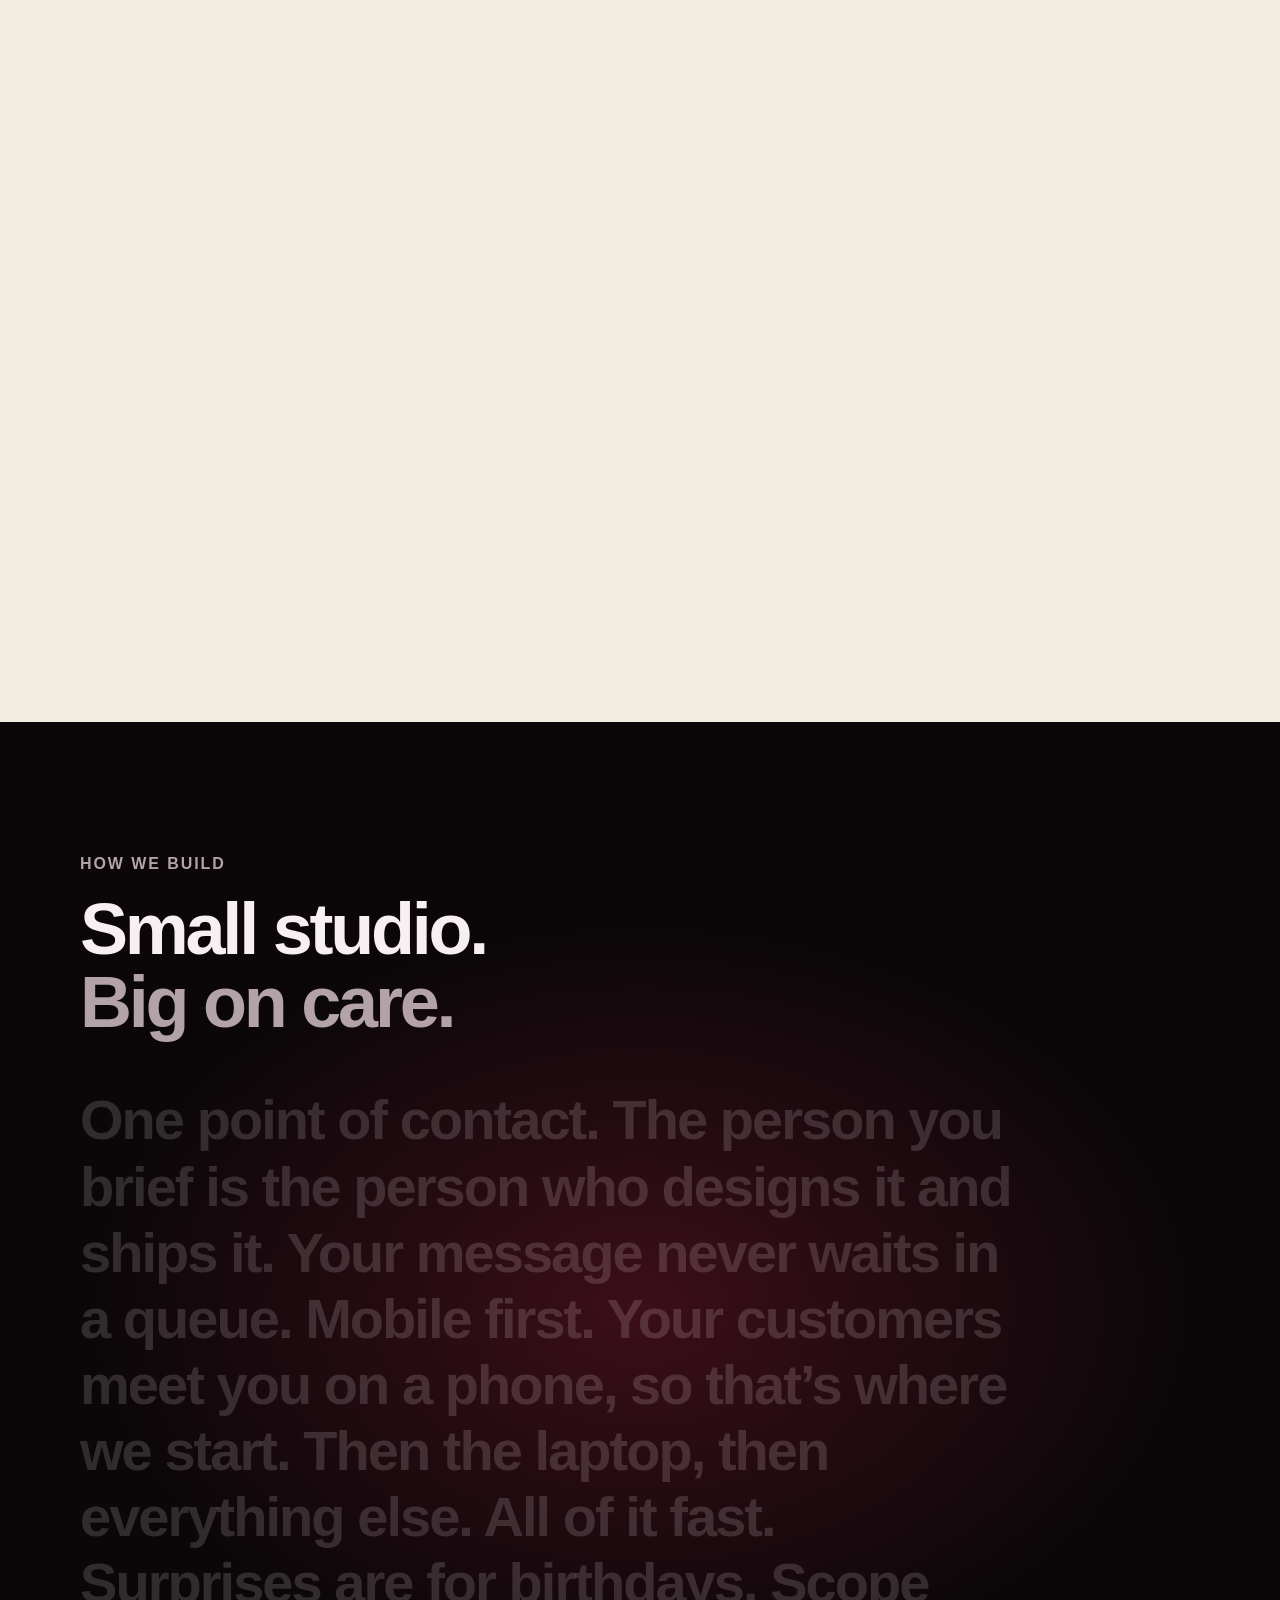
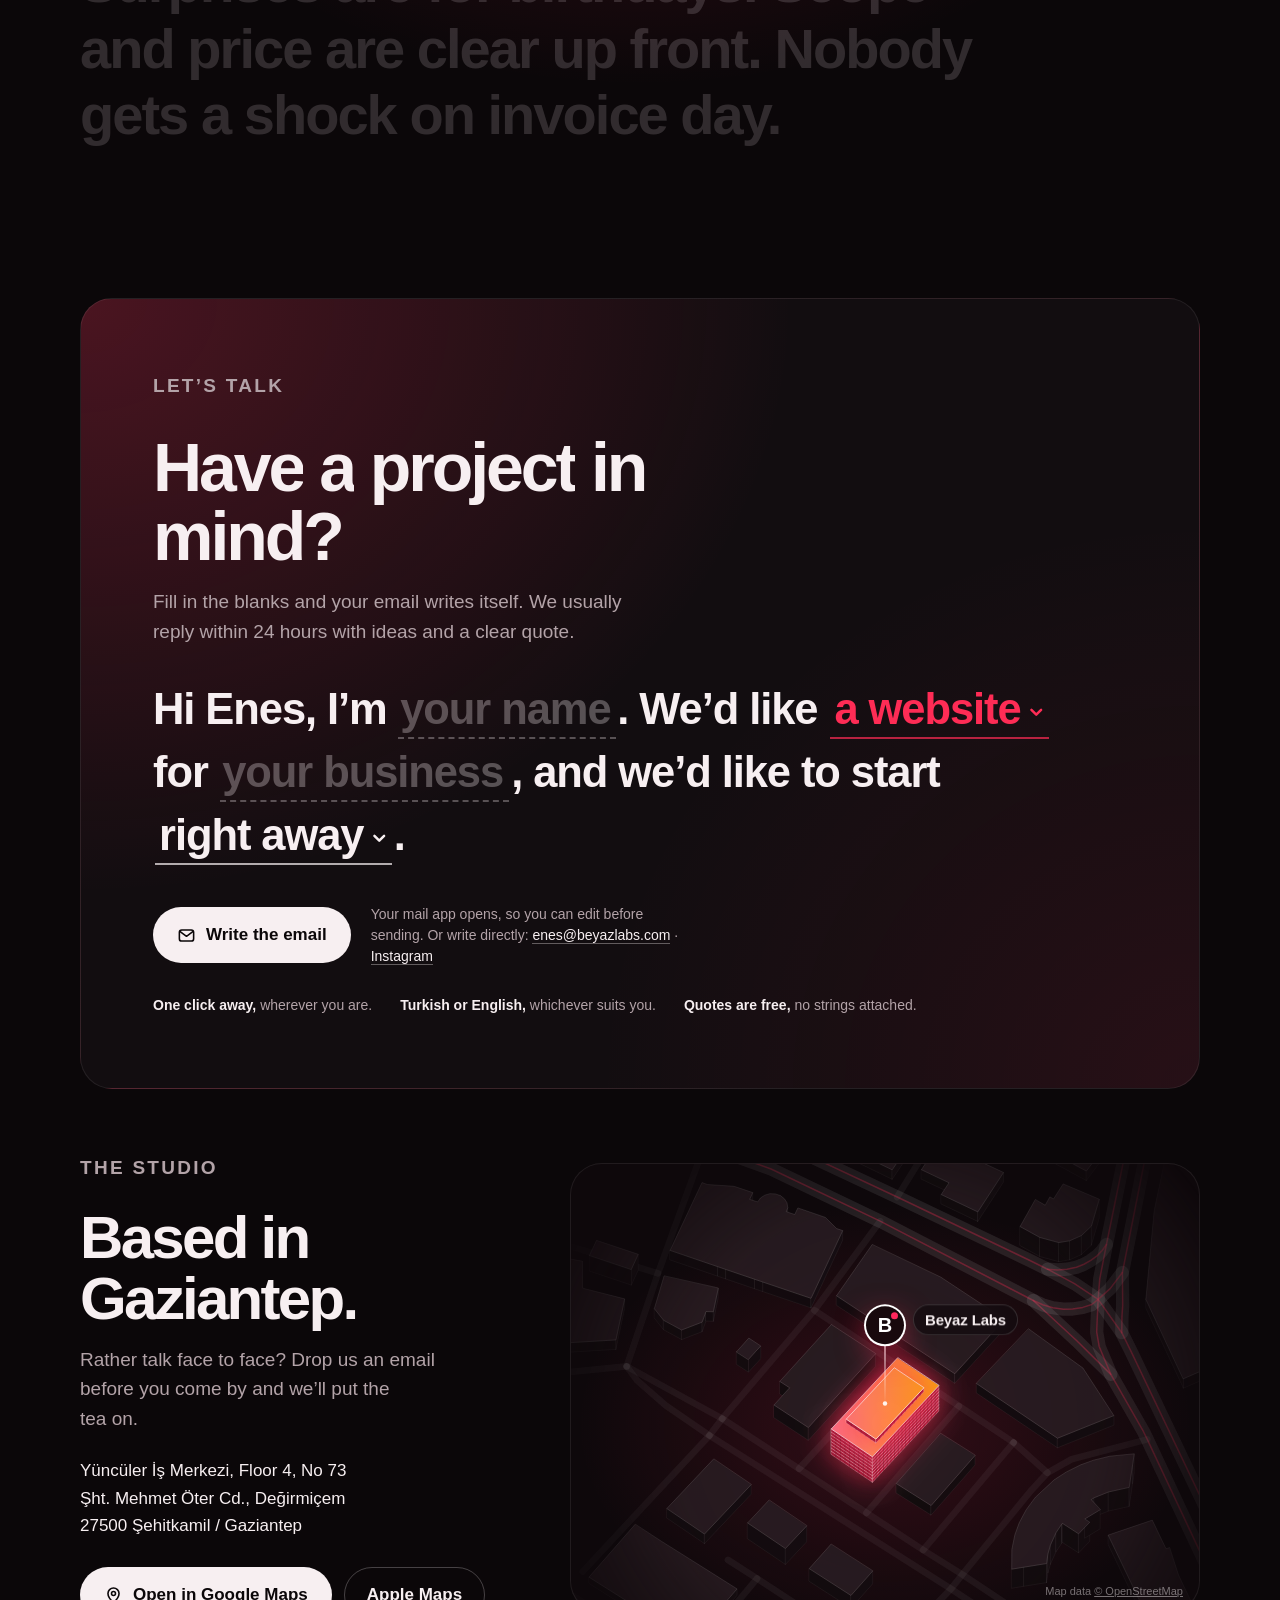
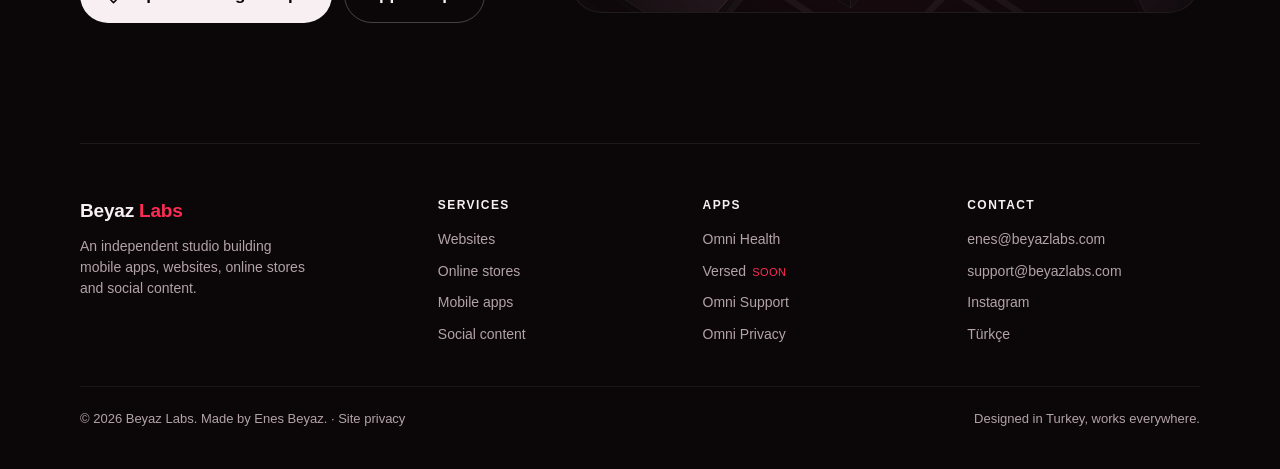
<file: _src/root-index.html>
<!doctype html>
<html lang="en">
<head>
<meta charset="utf-8">
<meta name="viewport" content="width=device-width, initial-scale=1">
<title>Beyaz Labs</title>
<meta name="description" content="Beyaz Labs — iPhone apps, websites, online stores and social content. / iPhone uygulamaları, web siteleri, e-ticaret ve sosyal medya içerikleri.">
<link rel="alternate" hreflang="en" href="https://beyazlabs.com/en/">
<link rel="alternate" hreflang="tr" href="https://beyazlabs.com/tr/">
<link rel="alternate" hreflang="x-default" href="https://beyazlabs.com/">
<link rel="icon" href="img/omni-icon.png">
<meta name="theme-color" content="#0B0709">
<script>
  // Önce kullanıcının seçtiği dil, yoksa tarayıcı dili: Türkçe → /tr/, diğerleri → /en/
  (function () {
    var l = null;
    try { l = localStorage.getItem('lang'); } catch (e) {}
    if (l !== 'tr' && l !== 'en') {
      var ls = navigator.languages || [navigator.language || 'en'];
      l = ls.some(function (x) { return /^tr\b/i.test(x); }) ? 'tr' : 'en';
    }
    location.replace('/' + l + '/' + location.hash);
  })();
</script>
<style>body{margin:0;background:#0B0709;color:#F7EFF1;font:17px/1.5 -apple-system,BlinkMacSystemFont,"Segoe UI",sans-serif;display:grid;place-items:center;min-height:100vh}a{color:#FE2C55;margin:0 10px}</style>
</head>
<body>
  <p>Beyaz Labs — <a href="/en/" hreflang="en">English</a> · <a href="/tr/" hreflang="tr">Türkçe</a></p>
</body>
</html>
</file>
<file: site.css>
:root {
    --night: #0B0709;
    --night-2: #160D11;
    --on-night: #F7EFF1;
    --on-night-muted: #B3A3A8;
    --pink: #FE2C55;
    --lime: #A7FF00;
    --teal: #00C7BE;

    --bg: #FBF8F6;
    --ink: #1B1316;
    --muted: #6E6266;
    --line: #EDE5E8;

    --paper: #F3ECE0;
    --paper-ink: #2B2622;
    --paper-muted: #7A6F66;
    --rubric: #A8322D;

    --sans: -apple-system, BlinkMacSystemFont, "SF Pro Display", "SF Pro Text", "Segoe UI", Roboto, Helvetica, Arial, sans-serif;
    --serif: "Iowan Old Style", "Palatino Linotype", Palatino, Georgia, serif;
  }
  @media (prefers-color-scheme: dark) {
    :root:not([data-theme="light"]) {
      --bg: #0F0A0C; --ink: #F6EFF1; --muted: #A99BA0; --line: #2A1E23;
      --paper: #1C1916; --paper-ink: #EFE7DA; --paper-muted: #A99D90; --rubric: #D8645D;
    }
  }
  :root[data-theme="dark"] {
    --bg: #0F0A0C; --ink: #F6EFF1; --muted: #A99BA0; --line: #2A1E23;
    --paper: #1C1916; --paper-ink: #EFE7DA; --paper-muted: #A99D90; --rubric: #D8645D;
  }

  * { box-sizing: border-box; }
  html { -webkit-text-size-adjust: 100%; scroll-behavior: smooth; }
  @media (prefers-reduced-motion: reduce) { html { scroll-behavior: auto; } }
  body {
    margin: 0; background: var(--bg); color: var(--ink);
    font: 17px/1.55 var(--sans); -webkit-font-smoothing: antialiased;
    overflow-x: hidden;
  }
  img { display: block; max-width: 100%; }
  a { color: inherit; }
  a:focus-visible, button:focus-visible { outline: 2px solid var(--pink); outline-offset: 3px; border-radius: 8px; }
  .wrap { width: min(1120px, 100% - 40px); margin: 0 auto; }

  /* ── Nav */
  nav.top {
    position: fixed; inset: 0 0 auto 0; z-index: 50;
    backdrop-filter: saturate(180%) blur(18px); -webkit-backdrop-filter: saturate(180%) blur(18px);
    background: rgba(11, 7, 9, 0.62); color: var(--on-night);
    border-bottom: 1px solid rgba(255,255,255,0.06);
  }
  nav.top .wrap { display: flex; align-items: center; justify-content: space-between; height: 52px; }
  .brand { font-weight: 700; letter-spacing: -0.01em; text-decoration: none; font-size: 17px; }
  .brand span { color: var(--pink); }
  nav.top ul { list-style: none; display: flex; gap: 26px; margin: 0; padding: 0; font-size: 14px; }
  nav.top a { text-decoration: none; color: var(--on-night-muted); }
  nav.top a:hover { color: var(--on-night); }

  /* ── Hero */
  .hero {
    position: relative; background: var(--night); color: var(--on-night);
    padding: 140px 0 0; overflow: hidden; text-align: center;
  }
  .hero::before {
    content: ""; position: absolute; left: 50%; top: 52%; width: 1100px; height: 1100px; transform: translate(-50%, -50%);
    background: radial-gradient(circle, rgba(254,44,85,0.36), rgba(254,44,85,0.09) 40%, transparent 65%);
    pointer-events: none;
  }
  .eyebrow { font-size: 14px; font-weight: 600; letter-spacing: 0.12em; text-transform: uppercase; color: var(--pink); margin: 0 0 18px; }
  .hero h1 {
    position: relative; margin: 0 auto; max-width: 15ch;
    font: 700 clamp(44px, 8.4vw, 96px)/1.0 var(--sans); letter-spacing: -0.045em; text-wrap: balance;
  }
  .hero h1 em { font-style: normal; background: linear-gradient(92deg, #FF6A88, var(--pink) 45%, #FF9F0A); -webkit-background-clip: text; background-clip: text; color: transparent; }
  .hero p.lead { position: relative; color: var(--on-night-muted); font-size: clamp(18px, 2.2vw, 22px); max-width: 34ch; margin: 22px auto 0; text-wrap: balance; }

  .stage {
    position: relative; height: calc(clamp(250px, 27vw, 340px) * 2.04 + 40px); margin-top: 64px;
    display: flex; justify-content: center; align-items: flex-start;
  }
  .stage .device { position: absolute; top: 0; will-change: transform; }
  .hero .copy { will-change: transform, opacity; transform: translateY(calc(var(--p, 0) * -90px)) scale(calc(1 - var(--p, 0) * .06)); opacity: calc(1 - var(--p, 0) * 1.4); }
  .stage .d2 { width: clamp(250px, 27vw, 340px); left: 50%; transform: translate(-50%, calc(var(--lift, 0) * -1px)) scale(calc(1 + var(--p, 0) * .04)); z-index: 2; }
  .stage .d1, .stage .d3 { width: clamp(210px, 23vw, 290px); top: 60px; opacity: .9; z-index: 1; }
  .stage .d1 { left: calc(50% - clamp(250px, 27vw, 340px) * .5 - clamp(210px, 23vw, 290px) * .78); transform: translate(calc(var(--p, 0) * -70px), calc(var(--lift, 0) * -.2px)); }
  .stage .d3 { left: calc(50% + clamp(250px, 27vw, 340px) * .5 - clamp(210px, 23vw, 290px) * .22); transform: translate(calc(var(--p, 0) * 70px), calc(var(--lift, 0) * -.2px)); }

  /* ── Device (iPhone 18 Pro Max frame baked into the image) */
  .device { display: block; height: auto; filter: drop-shadow(0 40px 60px rgba(0,0,0,.55)) drop-shadow(0 20px 50px rgba(254,44,85,.18)); }

  /* ── Sections */
  section { position: relative; }
  .apps-intro { padding: 120px 0 40px; text-align: center; }
  .apps-intro h2 { font: 700 clamp(34px, 5vw, 56px)/1.05 var(--sans); letter-spacing: -0.035em; margin: 0 0 14px; text-wrap: balance; }
  .apps-intro p { color: var(--muted); font-size: 20px; margin: 0 auto; max-width: 40ch; }

  /* Omni — scroll story */
  .omni { background: var(--night); color: var(--on-night); padding: 80px 0 140px; }
  .omni-head { display: flex; gap: 22px; align-items: center; margin-bottom: 72px; }
  .omni-head img { width: 84px; height: 84px; border-radius: 20px; box-shadow: 0 10px 30px rgba(0,0,0,.5); }
  .omni-head h2 { margin: 0; font: 700 clamp(34px, 5vw, 56px)/1.0 var(--sans); letter-spacing: -0.035em; }
  .omni-head p { margin: 6px 0 0; color: var(--on-night-muted); font-size: 18px; }

  .story { display: grid; grid-template-columns: 1fr 1fr; gap: 64px; align-items: start; }
  .steps { display: grid; }
  .step { min-height: 78vh; display: flex; flex-direction: column; justify-content: center; opacity: .25; transform: translateY(24px); transition: opacity .6s ease, transform .8s cubic-bezier(.2,.7,.2,1); }
  .step.on { opacity: 1; transform: none; }
  .step .k { font-size: 13px; font-weight: 600; letter-spacing: .12em; text-transform: uppercase; color: var(--k, var(--pink)); margin-bottom: 14px; }
  .step h3 { font: 700 clamp(30px, 3.6vw, 44px)/1.08 var(--sans); letter-spacing: -0.03em; margin: 0 0 16px; text-wrap: balance; }
  .step p { color: var(--on-night-muted); font-size: 19px; margin: 0; max-width: 38ch; }
  .pin { --pw: min(340px, 27vw, calc((100vh - 120px) / 2.04)); position: sticky; top: calc(26px + 50vh - var(--pw) * 1.02); display: flex; justify-content: center; }
  .pin .stack { position: relative; width: var(--pw); aspect-ratio: 1470 / 3000; }
  /* Sabit çerçeve, değişen ekran: yeni ekran perde gibi açılır (aşağı
     kaydırırken alttan, yukarı kaydırırken üstten), eskisi geri çekilip kararır. */
  .pin .scr { position: absolute; left: 5.102%; top: 2.2%; width: 89.796%; height: 95.6%;
    border-radius: 14.4% / 6.62%; overflow: hidden; background: #F7F5F2; }
  /* Apple'ın ürün sayfalarındaki gibi: ekranlar yerinde, yumuşak çapraz
     geçişle değişir. Yeni ekran hafif bulanık ve bir tık büyük gelip netleşir
     (odaklanma hissi); ölçek hep >1 olduğu için kenarda boşluk açılmaz. */
  .pin .scr img { position: absolute; inset: 0; width: 100%; height: 100%; object-fit: cover;
    opacity: 0; transform: scale(1.035); filter: blur(8px);
    transition: opacity .55s ease, transform .9s cubic-bezier(.2,.7,.2,1), filter .6s ease; }
  .pin .scr img.on { opacity: 1; transform: scale(1); filter: blur(0); z-index: 2; }
  .pin .scr img.was { opacity: 0; transform: scale(1); filter: blur(0); z-index: 1; transition: opacity .55s ease .15s; }
  .pin .bz { position: absolute; inset: 0; width: 100%; z-index: 3; pointer-events: none;
    filter: drop-shadow(0 40px 60px rgba(0,0,0,.55)) drop-shadow(0 20px 50px rgba(254,44,85,.18)); }
  .pin .halo { position: absolute; inset: 10% -20%; background: radial-gradient(closest-side, var(--halo, rgba(254,44,85,.30)), transparent); filter: blur(10px); transition: background .6s ease; z-index: -1; }

  .omni-cta { display: flex; flex-wrap: wrap; gap: 14px 24px; align-items: center; margin-top: 40px; }
  .btn {
    display: inline-flex; align-items: center; gap: 10px; text-decoration: none;
    background: var(--on-night); color: var(--night); padding: 13px 22px; border-radius: 999px; font-weight: 600; font-size: 16px;
  }
  .badge-link { display: inline-block; line-height: 0; }
  .badge-link img { height: 56px; width: auto; }
  .badge-link:hover { opacity: .85; }
  .btn svg { width: 18px; height: 18px; fill: currentColor; }
  .links { display: flex; flex-wrap: wrap; gap: 20px; font-size: 15px; }
  .links a { color: var(--on-night-muted); text-decoration: none; }
  .links a:hover { color: var(--on-night); }

  /* Versed */
  .versed { background: var(--paper); color: var(--paper-ink); padding: 120px 0 90px; overflow: hidden; }
  .versed .grid { display: grid; grid-template-columns: 1.05fr 1fr; gap: 56px; align-items: center; }
  .versed .badge { display: inline-block; font: 600 12px/1 var(--sans); letter-spacing: .14em; text-transform: uppercase; color: var(--rubric); border: 1px solid currentColor; border-radius: 999px; padding: 7px 12px; margin-bottom: 22px; }
  .versed-head { display: flex; gap: 18px; align-items: center; margin-bottom: 20px; }
  .versed-head img { width: 72px; height: 72px; border-radius: 17px; box-shadow: 0 8px 24px rgba(43,38,34,.18); }
  .versed h2 { font: italic 400 clamp(40px, 5.6vw, 64px)/1.0 var(--serif); letter-spacing: -0.01em; margin: 0; }
  .versed .tag { font: italic 22px/1.4 var(--serif); color: var(--paper-muted); margin: 0 0 22px; }
  .versed p.body { font: 19px/1.6 var(--serif); max-width: 40ch; margin: 0 0 22px; }
  .versed ul { list-style: none; padding: 0; margin: 0; display: grid; gap: 10px; font: 18px/1.5 var(--serif); }
  .versed li::before { content: "✦"; color: var(--rubric); margin-right: 10px; font-size: 13px; }
  .versed .shots { position: relative; height: clamp(560px, 46vw, 680px); }
  .versed .shot { position: absolute; width: min(46%, 290px); filter: drop-shadow(0 34px 50px rgba(43,38,34,.30)); }
  .versed .shot.a { left: 6%; top: 60px; opacity: .92; transform: translateY(calc(var(--vp, 0) * 60px)); }
  .versed .shot.b { right: 6%; top: 0; transform: translateY(calc(var(--vp, 0) * -40px)); }

  /* Principles — dark closing, mirrors the hero */
  .principles { position: relative; background: var(--night); color: var(--on-night); padding: 130px 0 110px; overflow: hidden; }
  .principles::before { content: ""; position: absolute; left: 50%; top: 18%; width: 1100px; height: 760px; transform: translateX(-50%);
    background: radial-gradient(closest-side, rgba(254,44,85,.20), transparent); pointer-events: none; }
  .principles .eyebrow { margin-bottom: 16px; }
  .principles h2 { position: relative; font: 700 clamp(38px, 6vw, 72px)/1.02 var(--sans); letter-spacing: -0.045em; margin: 0 0 60px; max-width: 14ch; text-wrap: balance; }
  .principles h2 em { font-style: normal; color: var(--on-night-muted); }
  .principles .cols { position: relative; display: grid; grid-template-columns: repeat(3, 1fr); gap: 18px; }
  .principles .card { border: 1px solid rgba(255,255,255,.08); border-radius: 24px; padding: 28px 26px 30px;
    background: linear-gradient(180deg, rgba(255,255,255,.045), rgba(255,255,255,.015)); }
  .principles .num { font: 600 13px/1 var(--sans); letter-spacing: .12em; color: var(--c); margin-bottom: 26px; display: flex; align-items: center; gap: 10px; }
  .principles .num::before { content: ""; width: 9px; height: 9px; border-radius: 50%; background: var(--c); box-shadow: 0 0 18px var(--c); }
  .principles h3 { font-size: 21px; letter-spacing: -0.01em; margin: 0 0 10px; }
  .principles p { color: var(--on-night-muted); margin: 0; font-size: 16px; }

  footer { background: var(--night); color: var(--on-night-muted); font-size: 14px; padding: 0 0 40px; }
  footer .grid { display: grid; grid-template-columns: 1.4fr 1fr 1fr 1fr; gap: 32px; padding: 52px 0 40px; border-top: 1px solid rgba(255,255,255,.08); }
  footer .brand { font-size: 19px; color: var(--on-night); display: inline-block; margin-bottom: 10px; }
  footer p.blurb { margin: 0; max-width: 30ch; line-height: 1.5; }
  footer h4 { margin: 0 0 14px; font-size: 12px; font-weight: 600; letter-spacing: .12em; text-transform: uppercase; color: var(--on-night); }
  footer ul { list-style: none; margin: 0; padding: 0; display: grid; gap: 10px; }
  footer a { color: var(--on-night-muted); text-decoration: none; }
  footer a:hover { color: var(--on-night); }
  footer .soon { font-size: 11px; color: var(--pink); margin-left: 6px; letter-spacing: .04em; }
  footer .legal { display: flex; flex-wrap: wrap; gap: 8px 24px; justify-content: space-between; padding-top: 22px; border-top: 1px solid rgba(255,255,255,.06); font-size: 13px; }

  /* Reveal */
  .reveal { opacity: 1; transform: none; transition: opacity .9s ease, transform .9s cubic-bezier(.2,.7,.2,1); }
  .js .reveal:not(.in) { opacity: 0; transform: translateY(28px); }

  @media (max-width: 860px) {
    nav.top ul { gap: 18px; }
    .story { grid-template-columns: 1fr; gap: 0; }
    .pin { --pw: min(58vw, 250px, calc((54vh - 40px) / 2.04)); order: -1; top: 52px; z-index: 3;
      padding: 16px 0 20px; background: var(--night); }
    .pin::after { content: ""; position: absolute; left: 0; right: 0; top: 100%; height: 48px; background: linear-gradient(var(--night), rgba(11,7,9,0)); pointer-events: none; }
    .step { min-height: 62vh; justify-content: flex-start; padding-top: 12px; }
    .step h3 { font-size: 30px; }
    .versed .grid { grid-template-columns: 1fr; }
    .versed .shots { height: min(118vw, 520px); margin-top: 24px; }
    .versed .shot { width: 52%; }
    .versed .shot.a { left: 0; top: 40px; } .versed .shot.b { right: 0; }
    .principles .cols { grid-template-columns: 1fr; gap: 14px; }
    footer .grid { grid-template-columns: 1fr 1fr; }
    footer .grid > div:first-child { grid-column: 1 / -1; }
  }
  .step .m { display: none; }
  .step .m { margin-top: 26px; }
  .step .m .device { width: min(290px, 74vw); margin: 0 auto; }

  @media (max-width: 760px) {
    .stage .d1, .stage .d3 { display: none; }
    .stage { height: auto; padding-bottom: 40px; }
    .stage .d2 { position: relative; left: auto; transform: none; width: min(290px, 74vw); }
  }
  @media (prefers-reduced-motion: reduce) {
    .stage .device, .reveal, .pin .scr img, .step, .hero .copy { transition: none; transform: none !important; }
  }

  /* ── Language switch */
  .lang { display: inline-flex; border: 1px solid rgba(255,255,255,.14); border-radius: 999px; padding: 2px; margin-left: 6px; }
  .lang a { padding: 3px 9px; border-radius: 999px; font-size: 12px; font-weight: 600; letter-spacing: .04em; color: var(--on-night-muted); }
  .lang a[aria-current="true"] { background: var(--on-night); color: var(--night); }
  nav.top ul { align-items: center; }

  /* ── Services */
  .services { background: var(--bg); color: var(--ink); padding: 120px 0 110px; }
  .services .eyebrow { color: var(--accent, #D9123D); }
  .sec-h { font: 700 clamp(36px, 5.6vw, 64px)/1.03 var(--sans); letter-spacing: -0.04em; margin: 0 0 16px; max-width: 16ch; text-wrap: balance; }
  .sec-h em { font-style: normal; color: var(--muted); }
  .sec-lead { color: var(--muted); font-size: 19px; max-width: 52ch; margin: 0 0 56px; }
  .svc { display: grid; grid-template-columns: repeat(6, 1fr); gap: 16px; }
  .svc .c { grid-column: span 2; position: relative; background: var(--surface, #fff); border: 1px solid var(--line); border-radius: 26px; padding: 30px 28px 32px; overflow: hidden; }
  .svc .c.wide { grid-column: span 3; }
  .svc .c::after { content: ""; position: absolute; right: -60px; top: -60px; width: 180px; height: 180px; border-radius: 50%; background: radial-gradient(closest-side, color-mix(in srgb, var(--c) 22%, transparent), transparent); }
  .svc .ic { width: 44px; height: 44px; border-radius: 13px; display: grid; place-items: center; margin-bottom: 22px; background: color-mix(in srgb, var(--c) 14%, transparent); color: var(--c2, var(--c)); }
  .svc .ic svg { width: 22px; height: 22px; }
  .svc h3 { margin: 0 0 8px; font-size: 22px; letter-spacing: -0.02em; }
  .svc p { margin: 0 0 16px; color: var(--muted); font-size: 16px; }
  .svc ul { list-style: none; padding: 0; margin: 0; display: flex; flex-wrap: wrap; gap: 6px; }
  .svc li { font-size: 13px; color: var(--ink); background: color-mix(in srgb, var(--ink) 5%, transparent); border-radius: 999px; padding: 4px 10px; }
  .svc .proof { font-size: 14px; color: var(--muted); margin-top: 16px; }
  .svc .proof a { color: var(--ink); font-weight: 600; text-decoration: none; }
  .work-intro { background: var(--night); color: var(--on-night); padding: 110px 0 0; }
  .work-intro .sec-h em { color: var(--on-night-muted); }
  .work-intro .sec-lead { color: var(--on-night-muted); margin-bottom: 0; }

  /* ── Contact */
  .contact { position: relative; background: var(--night); color: var(--on-night); padding: 40px 0 64px; overflow: hidden; }
  .contact .box { position: relative; border-radius: 32px; padding: clamp(36px, 6vw, 72px); overflow: hidden;
    background: radial-gradient(120% 140% at 0% 0%, rgba(254,44,85,.30), transparent 55%), radial-gradient(120% 140% at 100% 100%, rgba(167,255,0,.12), transparent 55%), #150C10;
    border: 1px solid rgba(255,255,255,.08); }
  .contact h2 { font: 700 clamp(36px, 6vw, 68px)/1.02 var(--sans); letter-spacing: -0.045em; margin: 0 0 16px; max-width: 14ch; }
  .contact p { color: var(--on-night-muted); font-size: 19px; max-width: 46ch; margin: 0 0 32px; }
  .contact .actions { display: flex; flex-wrap: wrap; gap: 12px 20px; align-items: center; }
  .contact .meta { margin-top: 28px; display: flex; flex-wrap: wrap; gap: 8px 28px; color: var(--on-night-muted); font-size: 14px; }
  .contact .meta b { color: var(--on-night); font-weight: 600; }
  .btn-light { display: inline-flex; align-items: center; gap: 10px; text-decoration: none; background: var(--on-night); color: var(--night); padding: 15px 24px; border-radius: 999px; font-weight: 600; font-size: 17px; }
  .btn-light svg { width: 19px; height: 19px; }
  .btn-light:hover { opacity: .92; }

  @media (prefers-color-scheme: dark) { :root:not([data-theme="light"]) { --surface: #171013; --accent: #FF5C7C; } }
  @media (max-width: 960px) { .svc .c, .svc .c.wide { grid-column: span 3; } }
  @media (max-width: 640px) { .svc { grid-template-columns: 1fr; } .svc .c, .svc .c.wide { grid-column: auto; } }
  @media (max-width: 760px) { nav.top ul li.hide-m { display: none; } }

  /* ── Signature motion ─────────────────────────────── */
  /* Rotating word in the headline */
  .hero h1 .rot { display: inline-block; transition: opacity .45s ease, transform .55s cubic-bezier(.2,.7,.2,1), filter .45s ease; }
  .hero h1 .rot.out { opacity: 0; transform: translateY(-.35em); filter: blur(6px); }
  .hero h1 .rot.pre { opacity: 0; transform: translateY(.35em); filter: blur(6px); transition: none; }
  /* Hero glow follows the pointer */
  .hero::before { left: var(--gx, 50%); top: var(--gy, 52%); transition: left 1.2s cubic-bezier(.2,.7,.2,1), top 1.2s cubic-bezier(.2,.7,.2,1); }
  /* Spotlight + tilt on service cards */
  .svc .c { transition: transform .5s cubic-bezier(.2,.7,.2,1), box-shadow .5s ease, border-color .4s ease; transform-style: preserve-3d; }
  .svc .c::before { content: ""; position: absolute; inset: 0; border-radius: inherit; pointer-events: none; opacity: 0; transition: opacity .4s ease;
    background: radial-gradient(420px circle at var(--mx, 50%) var(--my, 50%), color-mix(in srgb, var(--c) 16%, transparent), transparent 60%); }
  @media (hover: hover) {
    .svc .c:hover { border-color: color-mix(in srgb, var(--c) 40%, var(--line)); box-shadow: 0 30px 60px -30px color-mix(in srgb, var(--c) 45%, transparent);
      transform: perspective(900px) rotateX(var(--rx, 0deg)) rotateY(var(--ry, 0deg)) translateY(-4px); }
    .svc .c:hover::before { opacity: 1; }
  }
  @media (prefers-reduced-motion: reduce) {
    .hero h1 .rot, .svc .c { transition: none; } .svc .c:hover { transform: none; }
  }

  /* ── Gradient word: room for descenders (g, y, ğ) */
  .hero h1 em { display: inline-block; padding: 0 .04em .14em; margin: 0 -.04em -.14em; }

  /* ── Omni story: text starts level with the phone */
  .omni-head { margin-bottom: 36px; }
  @media (min-width: 861px) {
    .step { min-height: 72vh; justify-content: flex-start; padding-top: 12vh; }
    .steps .step:first-child { padding-top: 16vh; }
  }

  /* ── Headline words rise */
  .split .w { display: inline-block; overflow: hidden; vertical-align: top; padding-bottom: .14em; margin-bottom: -.14em; }
  .split .w > span { display: inline-block; transform: translateY(110%); transition: transform .9s cubic-bezier(.2,.75,.2,1); }
  .split.up .w > span { transform: none; }
  .js .reveal.split:not(.in) { opacity: 1; transform: none; }

  /* ── Services: numbered rows */
  .svc-list { list-style: none; margin: 0; padding: 0; border-top: 1px solid var(--line); }
  .svc-list .row { position: relative; display: grid; grid-template-columns: 90px minmax(0, 1fr) minmax(0, 1.15fr) 40px; gap: 24px; align-items: start;
    padding: 34px 0 36px; border-bottom: 1px solid var(--line); isolation: isolate; cursor: default; }
  .svc-list .row::before { content: ""; position: absolute; inset: 0 -24px; z-index: -1; border-radius: 22px;
    background: linear-gradient(90deg, color-mix(in srgb, var(--c) 12%, transparent), color-mix(in srgb, var(--c) 3%, transparent));
    transform: scaleX(0); transform-origin: left; transition: transform .6s cubic-bezier(.2,.75,.2,1); }
  .svc-list .n { font: 600 14px/1 var(--sans); letter-spacing: .1em; color: var(--muted); padding-top: 14px; transition: color .4s ease; }
  .svc-list h3 { margin: 0; font: 700 clamp(28px, 3.6vw, 46px)/1.05 var(--sans); letter-spacing: -0.035em; transition: transform .6s cubic-bezier(.2,.75,.2,1), color .4s ease; }
  .svc-list .d p { margin: 6px 0 14px; color: var(--muted); font-size: 17px; max-width: 46ch; }
  .svc-list .t { list-style: none; padding: 0; margin: 0; display: flex; flex-wrap: wrap; gap: 6px; }
  .svc-list .t li { font-size: 13px; border: 1px solid var(--line); border-radius: 999px; padding: 4px 11px; color: var(--ink); background: var(--bg); }
  .svc-list .proof { margin: 14px 0 0 !important; font-size: 14px !important; }
  .svc-list .proof a { color: var(--ink); font-weight: 600; text-decoration: none; border-bottom: 1px solid currentColor; }
  .svc-list .arr { font-size: 26px; color: var(--muted); padding-top: 10px; transition: transform .5s cubic-bezier(.2,.75,.2,1), color .4s ease; }
  @media (hover: hover) {
    .svc-list .row:hover::before { transform: scaleX(1); }
    .svc-list .row:hover h3 { transform: translateX(10px); color: color-mix(in srgb, var(--c) 70%, var(--ink)); }
    .svc-list .row:hover .n { color: var(--c); }
    .svc-list .row:hover .arr { transform: translateX(6px) rotate(-45deg); color: var(--c); }
    .svc-list .row:hover .t li { border-color: color-mix(in srgb, var(--c) 35%, var(--line)); }
  }
  .svc-cursor { position: fixed; left: 0; top: 0; width: 96px; height: 96px; margin: -48px 0 0 -48px; border-radius: 50%; z-index: 40; pointer-events: none;
    display: grid; place-items: center; color: #fff; background: var(--c, #FE2C55);
    box-shadow: 0 20px 40px -12px color-mix(in srgb, var(--c, #FE2C55) 60%, transparent);
    opacity: 0; scale: .4; transition: opacity .3s ease, scale .45s cubic-bezier(.2,.75,.2,1), background .35s ease; }
  .svc-cursor.on { opacity: 1; scale: 1; }
  .svc-cursor svg { width: 34px; height: 34px; }
  @media (max-width: 860px) {
    .svc-list .row { grid-template-columns: 44px minmax(0, 1fr); gap: 6px 14px; padding: 26px 0 28px; }
    .svc-list .d { grid-column: 2; }
    .svc-list .arr { display: none; }
    .svc-list .n { padding-top: 10px; color: var(--c); }
  }

  /* ── "How we build": statement that lights up */
  .principles .lit { position: relative; margin: 0; max-width: 30ch; font: 700 clamp(30px, 4.4vw, 56px)/1.18 var(--sans); letter-spacing: -0.035em; text-wrap: pretty; }
  .principles .lit .w { display: inline; }
  .principles .lit .w > span { color: rgba(247,239,241,.16); transition: color .35s ease; }
  .principles .lit .w.on > span { color: var(--on-night); }
  .principles .lit b .w.on > span { color: var(--c); }
  .principles .lit b { font-weight: 700; }
  .principles h2 { margin-bottom: 48px; }
  @media (prefers-reduced-motion: reduce) {
    .split .w > span { transform: none; transition: none; }
  }

  /* Service rows open the contact form with that service picked */
  .svc-list .row .go { position: absolute; inset: 0 -24px; z-index: 1; border-radius: 22px; }
  .svc-list .row .go:focus-visible { outline: 2px solid var(--c); outline-offset: 2px; }
  .svc-list .row { cursor: pointer; }
  @media (max-width: 860px) { .svc-list .row .go { inset: 0; } }
  .svc-list .proof a { position: relative; z-index: 2; }

  /* Contact letter: a sentence with blanks to fill in */
  .compose { margin: 0; }
  .contact .compose .letter { font: 600 clamp(26px, 3.4vw, 44px)/1.45 var(--sans); letter-spacing: -0.025em; color: var(--on-night);
    max-width: 30em; margin: 4px 0 36px; text-wrap: pretty; }
  .blank { position: relative; display: inline-block; white-space: nowrap; }
  .blank input, .blank select { font: inherit; letter-spacing: inherit; line-height: 1.2; color: var(--c, var(--on-night));
    background: transparent; border: 0; border-bottom: 2px dashed rgba(247,239,241,.30); border-radius: 0; margin: 0;
    padding: 0 .08em .04em; outline: none; -webkit-appearance: none; appearance: none; min-width: 1.5em;
    transition: border-color .3s ease, color .3s ease; }
  .blank input { --c: var(--on-night); }
  .blank input::placeholder { color: rgba(247,239,241,.30); }
  .blank input:not(:placeholder-shown) { border-bottom: 2px solid rgba(247,239,241,.55); }
  .blank input:focus { border-bottom: 2px solid var(--pink); }
  .blank.sel select { cursor: pointer; padding-right: .75em; border-bottom: 2px solid color-mix(in srgb, var(--c) 70%, transparent); }
  .blank.sel select:hover, .blank.sel select:focus { border-bottom-color: var(--c); }
  .blank select option { color: #1B1316; background: #fff; }
  .blank.sel svg { position: absolute; right: .06em; top: 52%; width: .42em; height: .42em; transform: translateY(-50%); color: var(--c); pointer-events: none; }
  .blank input:focus-visible, .blank select:focus-visible { box-shadow: 0 6px 0 -3px var(--c, var(--pink)); }
  .blank.flash { animation: blankFlash 1.1s ease .5s; border-radius: 10px; }
  @keyframes blankFlash { 0%, 100% { box-shadow: 0 0 0 0 transparent; background: transparent; } 35% { box-shadow: 0 0 0 10px color-mix(in srgb, var(--c) 18%, transparent); background: color-mix(in srgb, var(--c) 18%, transparent); } }
  .contact .hint { color: var(--on-night-muted); font-size: 14px; max-width: 40ch; line-height: 1.5; }
  .contact .hint a { color: var(--on-night); text-decoration: none; border-bottom: 1px solid rgba(247,239,241,.35); }
  @media (max-width: 860px) { .blank { white-space: normal; } .blank input, .blank select { max-width: 100%; } }
  @media (prefers-reduced-motion: reduce) { .blank.flash { animation: none; } }
  .blank.sel { --c: var(--on-night); }
  .blank + .blank, .blank { margin: 0 .04em; }
  @media (min-width: 700px) { .principles .lit b { white-space: nowrap; } }
  .services { overflow-x: clip; }

  /* Custom choice blanks (replace native selects) */
  .blank input::-webkit-contacts-auto-fill-button, .blank input::-webkit-credentials-auto-fill-button { visibility: hidden; display: none !important; pointer-events: none; width: 0; }
  .blank .pk { font: inherit; letter-spacing: inherit; line-height: 1.2; color: var(--c); background: none; border: 0; border-radius: 0; margin: 0; cursor: pointer;
    padding: 0 .1em .04em; border-bottom: 2px solid color-mix(in srgb, var(--c) 70%, transparent); display: inline-flex; align-items: center; gap: .18em; transition: border-color .3s ease, color .3s ease; }
  .blank .pk:hover, .blank .pk[aria-expanded="true"] { border-bottom-color: var(--c); }
  .blank .pk:focus-visible { outline: 2px solid var(--c); outline-offset: 4px; border-radius: 6px; }
  .blank .pk svg { position: static; width: .38em; height: .38em; transform: translateY(.06em); transition: transform .3s ease; }
  .blank .pk[aria-expanded="true"] svg { transform: translateY(.06em) rotate(180deg); }
  .blank.sel svg { color: var(--c); }
  .blank .menu { display: block; position: absolute; z-index: 30; top: calc(100% + 10px); left: 0; margin: 0; padding: 6px; list-style: none; min-width: 240px;
    background: #1D1317; border: 1px solid rgba(255,255,255,.10); border-radius: 16px; box-shadow: 0 24px 60px rgba(0,0,0,.55);
    font: 500 17px/1.25 var(--sans); letter-spacing: 0; white-space: nowrap;
    opacity: 0; visibility: hidden; transform: translateY(-6px) scale(.98); transform-origin: top left; transition: opacity .18s ease, transform .22s cubic-bezier(.2,.75,.2,1), visibility 0s .22s; }
  .blank.flip .menu { left: auto; right: 0; transform-origin: top right; }
  .blank.open .menu { opacity: 1; visibility: visible; transform: none; transition: opacity .18s ease, transform .22s cubic-bezier(.2,.75,.2,1); }
  .blank .menu [role=option] { display: flex; align-items: center; gap: 10px; padding: 11px 14px; border-radius: 10px; color: var(--on-night); cursor: pointer; outline: none; }
  .blank .menu [role=option]::before { content: ""; width: 8px; height: 8px; border-radius: 50%; background: var(--on-night); opacity: 0; flex: none; }
  .blank .menu [role=option]:hover, .blank .menu [role=option]:focus { background: rgba(255,255,255,.07); }
  .blank .menu [role=option][aria-selected="true"]::before { opacity: 1; background: var(--c); }
  .blank .menu [role=option][aria-selected="true"] { color: #fff; font-weight: 600; }
  @media (max-width: 860px) { .blank .menu { min-width: 210px; font-size: 16px; } }
  @media (prefers-reduced-motion: reduce) { .blank .menu, .blank.open .menu, .blank .pk svg { transition: none; } }

  /* The contact box glows in the color of the service being asked about */
  @property --glow { syntax: '<color>'; inherits: true; initial-value: #FE2C55; }
  .contact .box { --glow: #FE2C55;
    background: radial-gradient(110% 130% at 0% 0%, color-mix(in srgb, var(--glow) 24%, transparent), transparent 58%),
                radial-gradient(90% 120% at 100% 100%, color-mix(in srgb, var(--glow) 9%, transparent), transparent 60%), #120D10;
    transition: --glow .8s ease; }
  @media (prefers-reduced-motion: reduce) { .contact .box { transition: none; } }
  .blank { margin: 0 .02em; }
  .blank input { padding: 0 .04em .04em; }

  /* Hero: availability pill */
  .hero .avail { display: inline-flex; align-items: center; gap: 10px; margin: 0 0 22px; padding: 8px 16px 8px 13px; border-radius: 999px;
    font-size: 14px; font-weight: 500; color: var(--on-night); background: rgba(255,255,255,.05); border: 1px solid rgba(255,255,255,.12);
    -webkit-backdrop-filter: blur(10px); backdrop-filter: blur(10px); }
  .hero .avail .dot { position: relative; width: 8px; height: 8px; border-radius: 50%; background: var(--lime); flex: none; }
  .hero .avail .dot::after { content: ""; position: absolute; inset: 0; border-radius: 50%; background: var(--lime); animation: availPulse 2s ease-out infinite; }
  @keyframes availPulse { 0% { transform: scale(1); opacity: .7; } 80%, 100% { transform: scale(3); opacity: 0; } }
  @media (prefers-reduced-motion: reduce) { .hero .avail .dot::after { animation: none; } }

  /* Menu options read as a list: capitalised, dot in its own gutter */
  .blank .menu [role=option] { display: block; position: relative; padding: 11px 14px 11px 32px; }
  .blank .menu [role=option]::before { position: absolute; left: 14px; top: 50%; margin-top: -4px; }
  .blank .menu [role=option]::first-letter { text-transform: uppercase; }

  /* Hero: the rotating word always sits on its own line, so the headline never changes height */
  .hero h1 .rot { display: table; margin: 0 auto -.14em; }
  /* Hero kicker links to the work: "Makers of Omni Health" */
  a.avail { text-decoration: none; transition: border-color .3s ease, background .3s ease; }
  a.avail:hover { border-color: rgba(255,255,255,.26); background: rgba(255,255,255,.08); }
  .hero .avail img { width: 20px; height: 20px; border-radius: 5px; flex: none; }
  .hero .avail .arr { color: var(--on-night-muted); transition: transform .3s ease; }
  a.avail:hover .arr { transform: translateX(3px); }
  /* Studio kicker: a small brand mark echoing the headline gradient */
  .hero .avail .mark { width: 10px; height: 10px; border-radius: 3px; flex: none; transform: rotate(45deg);
    background: linear-gradient(135deg, #FF6A88, var(--pink) 50%, #FF9F0A); box-shadow: 0 0 12px rgba(254,44,85,.6); }

  /* Plain document pages (site privacy) */
  .doc-page { background: var(--night); color: var(--on-night); }
  .doc { padding: 120px 0 80px; }
  .doc .wrap { max-width: 720px; }
  .doc h1 { font: 700 clamp(40px, 6vw, 68px)/1.02 var(--sans); letter-spacing: -0.045em; margin: 0 0 18px; text-wrap: balance; }
  .doc .lead { color: var(--on-night-muted); font-size: 20px; line-height: 1.5; margin: 0 0 48px; }
  .doc section { border-top: 1px solid rgba(255,255,255,.08); padding: 26px 0 6px; }
  .doc h2 { font: 600 19px/1.3 var(--sans); margin: 0 0 10px; letter-spacing: -0.01em; }
  .doc section p { color: var(--on-night-muted); font-size: 17px; line-height: 1.6; margin: 0 0 14px; max-width: 62ch; }
  .doc a { color: var(--on-night); text-decoration: none; border-bottom: 1px solid rgba(247,239,241,.35); }
  .doc a:hover { border-bottom-color: var(--pink); }
  .doc .updated { margin-top: 36px; font-size: 14px; color: var(--on-night-muted); }
  .doc-page footer .legal a { color: inherit; }
  .blank .menu[hidden] { display: none; }
  .omni-cta .case-link { color: var(--on-night); text-decoration: none; font-weight: 600; border-bottom: 1px solid rgba(247,239,241,.35); padding-bottom: 2px; }
  .omni-cta .case-link:hover { border-bottom-color: var(--pink); }

  /* ── Case study (Omni Health) */
  .cs-hero .cs-icon { display: block; margin: 0 auto 22px; width: 72px; height: 72px; border-radius: 17px; box-shadow: 0 18px 50px rgba(254,44,85,.35); }
  .cs-hero h1 { max-width: 13ch; }
  .cs-hero .cs-cta { display: flex; justify-content: center; margin-top: 28px; }
  .cs-stats { background: var(--night); color: var(--on-night); padding: 40px 0 100px; }
  .cs-stats dl { margin: 0; display: grid; grid-template-columns: repeat(4, minmax(0, 1fr)); gap: 24px; border-top: 1px solid rgba(255,255,255,.08); padding-top: 36px; }
  .cs-stats dt { font: 700 clamp(48px, 6vw, 80px)/1 var(--sans); letter-spacing: -0.05em; font-variant-numeric: tabular-nums;
    background: linear-gradient(92deg, #FF6A88, var(--pink) 45%, #FF9F0A); -webkit-background-clip: text; background-clip: text; color: transparent; padding-bottom: .08em; }
  .cs-stats dd { margin: 10px 0 0; color: var(--on-night-muted); font-size: 16px; line-height: 1.45; max-width: 22ch; }
  .cs-story, .cs-you { background: var(--bg); color: var(--ink); padding: 120px 0; }
  .cs-story .sec-h em, .cs-you .sec-h em { color: var(--muted); font-style: normal; }
  .cs-rows { margin-top: 56px; border-top: 1px solid var(--line); }
  .cs-row { display: grid; grid-template-columns: 160px minmax(0, 1fr) minmax(0, 1.2fr); gap: 24px; padding: 34px 0; border-bottom: 1px solid var(--line); align-items: start; }
  .cs-row .k { font-size: 13px; font-weight: 600; letter-spacing: .1em; text-transform: uppercase; color: var(--accent, var(--pink)); padding-top: 8px; }
  .cs-row h3 { margin: 0; font: 700 clamp(24px, 2.6vw, 32px)/1.15 var(--sans); letter-spacing: -0.03em; }
  .cs-row p { margin: 4px 0 0; color: var(--muted); font-size: 17px; line-height: 1.6; }
  .cs-decisions, .cs-craft { background: var(--night); color: var(--on-night); padding: 120px 0; }
  .cs-decisions .sec-h em, .cs-craft .sec-h em { color: var(--on-night-muted); font-style: normal; }
  .cs-dec { margin-top: 56px; display: grid; grid-template-columns: repeat(2, minmax(0, 1fr)); gap: 0 56px; }
  .cs-dec article { border-top: 1px solid rgba(255,255,255,.1); padding: 30px 0 34px; }
  .cs-dec .tag { display: inline-block; font-size: 14px; font-weight: 600; color: var(--c); margin-bottom: 14px; }
  .cs-dec h3 { margin: 0 0 10px; font: 700 clamp(24px, 2.6vw, 32px)/1.15 var(--sans); letter-spacing: -0.03em; }
  .cs-dec p { margin: 0; color: var(--on-night-muted); font-size: 17px; line-height: 1.6; max-width: 46ch; }
  .cs-craft-grid { margin: 56px 0 64px; display: grid; grid-template-columns: repeat(3, minmax(0, 1fr)); gap: 32px; }
  .cs-craft-grid figure { margin: 0; text-align: center; }
  .cs-craft-grid img { width: min(100%, 300px); height: auto; filter: drop-shadow(0 30px 60px rgba(0,0,0,.6)); }
  .cs-craft-grid figcaption { margin-top: 18px; color: var(--on-night-muted); font-size: 15px; }
  .cs-list { list-style: none; margin: 0; padding: 0; columns: 2; column-gap: 56px; }
  .cs-list li { break-inside: avoid; padding: 16px 0; border-top: 1px solid rgba(255,255,255,.08); color: var(--on-night-muted); font-size: 17px; line-height: 1.5; }
  .cs-list b { color: var(--on-night); font-weight: 600; }
  .cs-cols { margin-top: 56px; display: grid; grid-template-columns: repeat(3, minmax(0, 1fr)); gap: 40px; }
  .cs-cols > div { border-top: 2px solid var(--ink); padding-top: 22px; }
  .cs-cols h3 { margin: 0 0 10px; font: 700 22px/1.2 var(--sans); letter-spacing: -0.02em; }
  .cs-cols p { margin: 0; color: var(--muted); font-size: 17px; line-height: 1.6; }
  .contact .btn-light span { transition: transform .3s ease; }
  .contact .btn-light:hover span { transform: translateX(3px); }
  @media (max-width: 860px) {
    .cs-stats dl { grid-template-columns: repeat(2, minmax(0, 1fr)); row-gap: 36px; }
    .cs-row { grid-template-columns: 1fr; gap: 8px; padding: 28px 0; }
    .cs-dec, .cs-cols { grid-template-columns: 1fr; }
    .cs-craft-grid { grid-template-columns: 1fr; gap: 48px; }
    .cs-craft-grid img { width: min(78%, 300px); }
    .cs-list { columns: 1; }
    .cs-story, .cs-you, .cs-decisions, .cs-craft { padding: 88px 0; }
  }
  /* Case study lead: one sentence per line on wide screens, never split mid-thought */
  .cs-hero p.lead { max-width: 60ch; }
  .cs-hero p.lead span { display: block; text-wrap: balance; }
  @media (max-width: 860px) { .cs-hero p.lead span { display: inline; } }

  /* Ofis: 3D harita (map.js çizer) */
  .visit { position: relative; background: var(--night); color: var(--on-night); padding: 0 0 120px; overflow: hidden; }
  .visit-grid { display: grid; grid-template-columns: minmax(0, 5fr) minmax(0, 7fr); gap: 40px; align-items: center; }
  .visit h2 { font: 700 clamp(36px, 5.4vw, 60px)/1.02 var(--sans); letter-spacing: -0.045em; margin: 0 0 16px; }
  .visit-text > p { color: var(--on-night-muted); font-size: 19px; max-width: 34ch; margin: 0 0 24px; text-wrap: pretty; }
  .visit address { font-style: normal; color: var(--on-night); font-size: 17px; line-height: 1.6; margin: 0 0 28px; }
  .visit-links { display: flex; flex-wrap: wrap; gap: 12px; align-items: center; }
  .btn-ghost { display: inline-flex; align-items: center; text-decoration: none; color: var(--on-night); padding: 14px 22px; border-radius: 999px;
    border: 1px solid rgba(247,239,241,.25); font-weight: 600; font-size: 17px; }
  .btn-ghost:hover { border-color: rgba(247,239,241,.5); }
  .scene { position: relative; aspect-ratio: 7 / 5; border-radius: 32px; overflow: hidden; border: 1px solid rgba(255,255,255,.08);
    background: radial-gradient(70% 70% at 50% 58%, rgba(254,44,85,.16), transparent 70%), #0E080B; }
  .scene canvas { position: absolute; inset: 0; width: 100%; height: 100%; display: block; }
  .scene .pin { position: absolute; left: 0; top: 0; pointer-events: none; will-change: transform; }
  .scene .pin-b, .scene .pin-t { position: absolute; bottom: 0; }
  .scene .pin-b { left: -19px; width: 38px; height: 38px; border-radius: 50%; display: grid; place-items: center; background: #18090d;
    color: #fff; font: 700 20px/1 var(--sans); box-shadow: 0 0 0 2px #fff, 0 10px 30px rgba(254,44,85,.55); }
  .scene .pin-b::after { content: ''; position: absolute; top: 6px; right: 6px; width: 7px; height: 7px; border-radius: 50%; background: #ff285d; }
  .scene .pin-t { left: 28px; bottom: 9px; white-space: nowrap; font: 600 15px/1 var(--sans); letter-spacing: -0.01em;
    padding: 7px 11px; border-radius: 999px; background: rgba(20,12,16,.78); border: 1px solid rgba(255,255,255,.14); backdrop-filter: blur(8px); -webkit-backdrop-filter: blur(8px); }
  .scene .osm { position: absolute; right: 16px; bottom: 12px; margin: 0; font-size: 11px; color: rgba(247,239,241,.45); }
  .scene .osm a { color: inherit; }
  @media (max-width: 860px) {
    .visit-grid { grid-template-columns: 1fr; gap: 32px; }
    .scene { aspect-ratio: 1 / 1; border-radius: 24px; }
  }
</file>
